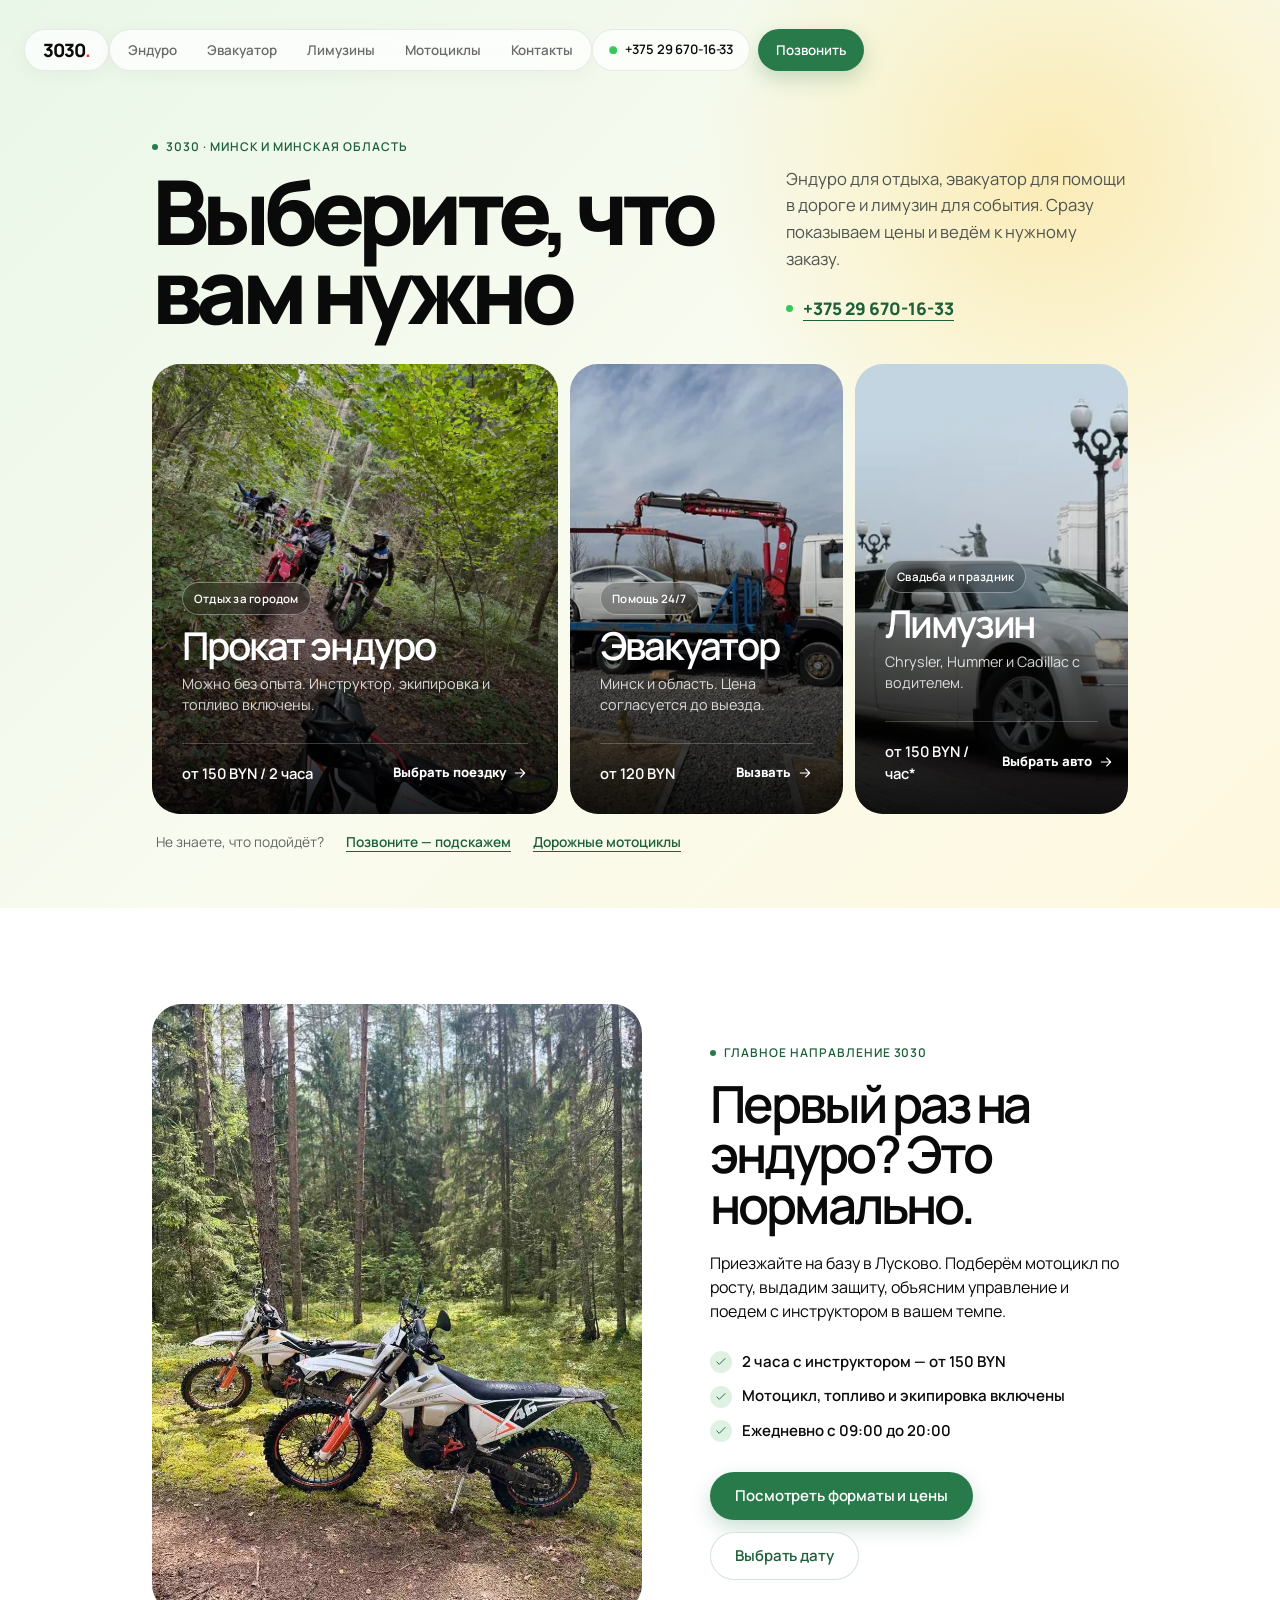
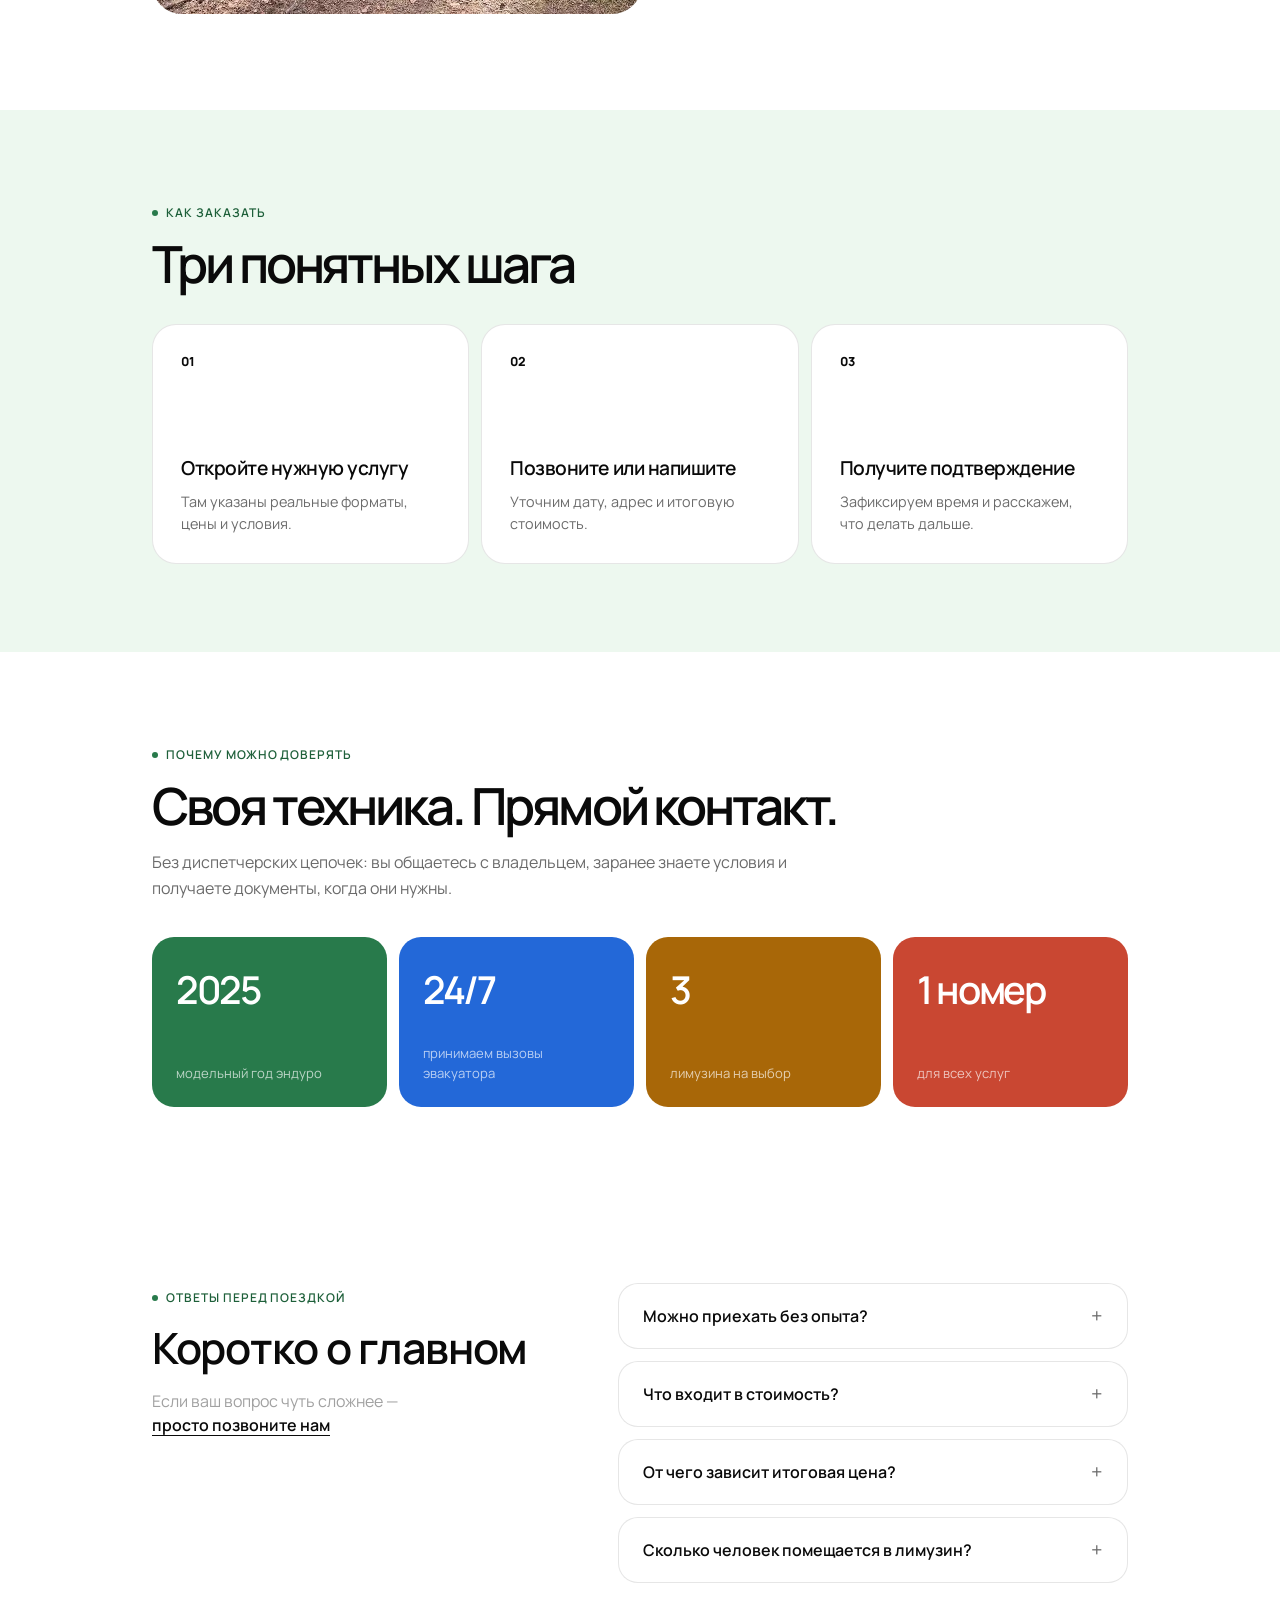
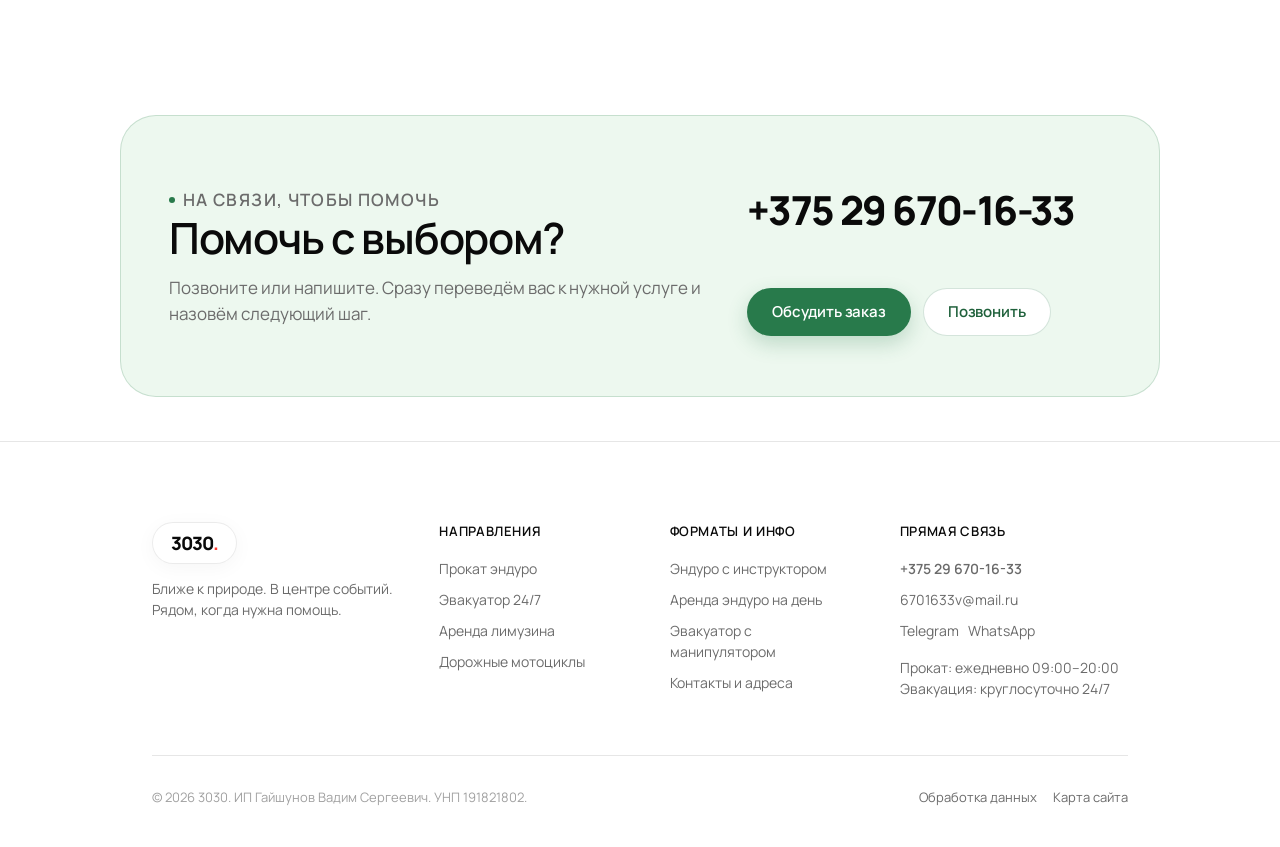
<file: index.html>
<!doctype html>
<html lang="ru" class="no-js"><head><meta charset="utf-8"><meta name="viewport" content="width=device-width,initial-scale=1"><title>3030 — прокат эндуро, эвакуатор и лимузины в Минске</title><meta name="description" content="Эндуро с инструктором от 150 BYN, эвакуатор 24/7 и лимузины с водителем. Свой парк, реальные фотографии и понятные тарифы. Минск и Минская область."><meta name="robots" content="noindex,follow"><meta name="theme-color" content="#214d38"><meta name="format-detection" content="telephone=no"><link rel="canonical" href="https://yaroslavkiri4ykknifhit-max.github.io/vadim/"><link rel="icon" href="./assets/favicon.svg" type="image/svg+xml"><link rel="apple-touch-icon" href="./assets/apple-touch-icon.png"><meta property="og:type" content="website"><meta property="og:locale" content="ru_RU"><meta property="og:site_name" content="3030"><meta property="og:title" content="3030 — прокат эндуро, эвакуатор и лимузины в Минске"><meta property="og:description" content="Эндуро с инструктором от 150 BYN, эвакуатор 24/7 и лимузины с водителем. Свой парк, реальные фотографии и понятные тарифы. Минск и Минская область."><meta property="og:url" content="https://yaroslavkiri4ykknifhit-max.github.io/vadim/"><meta property="og:image" content="https://yaroslavkiri4ykknifhit-max.github.io/vadim/assets/og-cover.jpg"><meta property="og:image:width" content="1200"><meta property="og:image:height" content="630"><meta property="og:image:alt" content="3030: эндуро, эвакуатор и лимузины в Минске"><meta name="twitter:card" content="summary_large_image"><link rel="preload" href="./assets/fonts/manrope-800.woff" as="font" type="font/woff" crossorigin><link rel="stylesheet" href="./assets/site.css"><script src="./assets/site.js" defer></script><script type="application/ld+json">{"@context": "https://schema.org", "@graph": [{"@type": "Organization", "@id": "https://yaroslavkiri4ykknifhit-max.github.io/vadim/#organization", "name": "3030", "legalName": "ИП Гайшунов Вадим Сергеевич", "taxID": "191821802", "url": "https://yaroslavkiri4ykknifhit-max.github.io/vadim/", "telephone": "+375296701633", "email": "6701633v@mail.ru", "logo": "https://yaroslavkiri4ykknifhit-max.github.io/vadim/assets/favicon.svg", "sameAs": ["https://t.me/vadim3030"]}, {"@type": "WebSite", "@id": "https://yaroslavkiri4ykknifhit-max.github.io/vadim/#website", "url": "https://yaroslavkiri4ykknifhit-max.github.io/vadim/", "name": "3030 — прокат и эвакуация в Минске", "inLanguage": "ru-BY", "publisher": {"@id": "https://yaroslavkiri4ykknifhit-max.github.io/vadim/#organization"}}, {"@type": "WebPage", "@id": "https://yaroslavkiri4ykknifhit-max.github.io/vadim/#webpage", "url": "https://yaroslavkiri4ykknifhit-max.github.io/vadim/", "name": "3030 — прокат эндуро, эвакуатор и лимузины в Минске", "description": "Эндуро с инструктором от 150 BYN, эвакуатор 24/7 и лимузины с водителем. Свой парк, реальные фотографии и понятные тарифы. Минск и Минская область.", "inLanguage": "ru-BY", "isPartOf": {"@id": "https://yaroslavkiri4ykknifhit-max.github.io/vadim/#website"}, "dateModified": "2026-10-06"}, {"@type": "SportsActivityLocation", "@id": "https://yaroslavkiri4ykknifhit-max.github.io/vadim/#enduro-location", "name": "3030 — прокат эндуро в Лусково", "url": "https://yaroslavkiri4ykknifhit-max.github.io/vadim/enduro/", "telephone": "+375296701633", "image": "https://yaroslavkiri4ykknifhit-max.github.io/vadim/assets/images/enduro-6.webp", "parentOrganization": {"@id": "https://yaroslavkiri4ykknifhit-max.github.io/vadim/#organization"}, "address": {"@type": "PostalAddress", "addressLocality": "Лусково", "addressRegion": "Минская область, Минский район", "addressCountry": "BY"}, "openingHoursSpecification": {"@type": "OpeningHoursSpecification", "dayOfWeek": ["Monday", "Tuesday", "Wednesday", "Thursday", "Friday", "Saturday", "Sunday"], "opens": "09:00", "closes": "20:00"}}]}</script></head><body data-service="home" data-metrika=""><a class="skip-link" href="#main">Перейти к содержанию</a>
    <header class="header"><div class="header-inner"><a class="brand" href="./" aria-label="3030 — главная"><span class="brand-mark">3030<span class="brand-dot">.</span></span></a><nav class="nav" id="navigation" aria-label="Основная навигация"><a href="./enduro/"><span>Эндуро</span></a><a href="./evacuator/"><span>Эвакуатор</span></a><a href="./limuzin/"><span>Лимузины</span></a><a href="./arenda-moto/"><span>Мотоциклы</span></a><a href="./contacts/"><span>Контакты</span></a></nav><div class="header-contact"><a class="header-phone" href="tel:+375296701633" aria-label="Позвонить: +375 29 670-16-33"><span class="live-indicator"><span class="live-ping"></span><span class="live-dot"></span></span><span>+375 29 670-16-33</span></a><a class="header-order-btn" href="tel:+375296701633">Позвонить</a><button class="menu-toggle js-only" aria-label="Открыть меню" aria-expanded="false" aria-controls="navigation"><svg width="16" height="16" viewBox="0 0 24 24" fill="none" stroke="currentColor" stroke-width="1.6" stroke-linecap="round" stroke-linejoin="round" aria-hidden="true"><path d="M4 7h16M4 12h16M4 17h16"/></svg></button></div></div></header><main id="main"><section class="choice-hero" id="services">
      <div class="container">
        <div class="choice-intro">
          <div>
            <p class="eyebrow">3030 · Минск и Минская область</p>
            <h1>Выберите, что<br>вам нужно</h1>
          </div>
          <div class="choice-lead">
            <p>Эндуро для отдыха, эвакуатор для помощи в дороге и лимузин для события. Сразу показываем цены и ведём к нужному заказу.</p>
            <a class="choice-phone" href="tel:+375296701633"><span class="live-dot"></span>+375 29 670-16-33</a>
          </div>
        </div>
        <div class="choice-grid">
          <a class="choice-card choice-card-main" href="./enduro/">
            <div class="choice-photo"><img src="./assets/images/enduro-7.webp" srcset="./assets/images/enduro-7-640.webp 600w, ./assets/images/enduro-7.webp 960w" sizes="(max-width: 650px) calc(100vw - 36px), (max-width: 900px) 50vw, 640px" alt="Прокат эндуро с инструктором в Минском районе" width="960" height="1280" class="" fetchpriority="high" loading="eager" decoding="async"></div>
            <div class="choice-shade"></div>
            <div class="choice-copy"><span class="choice-kicker">Отдых за городом</span><h2>Прокат эндуро</h2><p>Можно без опыта. Инструктор, экипировка и топливо включены.</p><div><strong>от 150 BYN / 2 часа</strong><span class="choice-action">Выбрать поездку <svg width="16" height="16" viewBox="0 0 24 24" fill="none" stroke="currentColor" stroke-width="1.6" stroke-linecap="round" stroke-linejoin="round" aria-hidden="true"><path d="M5 12h14M13 6l6 6-6 6"/></svg></span></div></div>
          </a>
          <a class="choice-card" href="./evacuator/">
            <div class="choice-photo"><img src="./assets/images/home-8.webp" srcset="./assets/images/home-8-640.webp 640w, ./assets/images/home-8.webp 1280w" sizes="(max-width: 650px) calc(100vw - 36px), (max-width: 900px) 50vw, 640px" alt="Эвакуатор с манипулятором в Минске" width="1280" height="960" class="" loading="lazy" decoding="async"></div>
            <div class="choice-shade"></div>
            <div class="choice-copy"><span class="choice-kicker">Помощь 24/7</span><h2>Эвакуатор</h2><p>Минск и область. Цена согласуется до выезда.</p><div><strong>от 120 BYN</strong><span class="choice-action">Вызвать <svg width="16" height="16" viewBox="0 0 24 24" fill="none" stroke="currentColor" stroke-width="1.6" stroke-linecap="round" stroke-linejoin="round" aria-hidden="true"><path d="M5 12h14M13 6l6 6-6 6"/></svg></span></div></div>
          </a>
          <a class="choice-card" href="./limuzin/">
            <div class="choice-photo"><img src="./assets/images/limuzin-14.webp" srcset="./assets/images/limuzin-14-640.webp 640w, ./assets/images/limuzin-14.webp 1280w" sizes="(max-width: 650px) calc(100vw - 36px), (max-width: 900px) 50vw, 640px" alt="Белый лимузин Chrysler 300C в Минске" width="1280" height="852" class="" loading="lazy" decoding="async"></div>
            <div class="choice-shade"></div>
            <div class="choice-copy"><span class="choice-kicker">Свадьба и праздник</span><h2>Лимузин</h2><p>Chrysler, Hummer и Cadillac с водителем.</p><div><strong>от 150 BYN / час*</strong><span class="choice-action">Выбрать авто <svg width="16" height="16" viewBox="0 0 24 24" fill="none" stroke="currentColor" stroke-width="1.6" stroke-linecap="round" stroke-linejoin="round" aria-hidden="true"><path d="M5 12h14M13 6l6 6-6 6"/></svg></span></div></div>
          </a>
        </div>
        <div class="choice-note"><span>Не знаете, что подойдёт?</span><a href="tel:+375296701633">Позвоните — подскажем</a><a href="./arenda-moto/">Дорожные мотоциклы</a></div>
      </div>
    </section>
    <section class="section home-focus">
      <div class="container focus-grid">
        <div class="focus-photo"><img src="./assets/images/enduro-6.webp" srcset="./assets/images/enduro-6-640.webp 600w, ./assets/images/enduro-6.webp 960w" sizes="(max-width: 650px) calc(100vw - 36px), (max-width: 900px) 50vw, 640px" alt="Эндуро Regulmoto на лесном маршруте" width="960" height="1280" class="" loading="lazy" decoding="async"></div>
        <div class="focus-copy">
          <p class="eyebrow">Главное направление 3030</p>
          <h2>Первый раз на эндуро? Это нормально.</h2>
          <p class="lead">Приезжайте на базу в Лусково. Подберём мотоцикл по росту, выдадим защиту, объясним управление и поедем с инструктором в вашем темпе.</p>
          <ul class="focus-list"><li><svg width="16" height="16" viewBox="0 0 24 24" fill="none" stroke="currentColor" stroke-width="1.6" stroke-linecap="round" stroke-linejoin="round" aria-hidden="true"><path d="m5 12 4 4L19 6"/></svg> 2 часа с инструктором — от 150 BYN</li><li><svg width="16" height="16" viewBox="0 0 24 24" fill="none" stroke="currentColor" stroke-width="1.6" stroke-linecap="round" stroke-linejoin="round" aria-hidden="true"><path d="m5 12 4 4L19 6"/></svg> Мотоцикл, топливо и экипировка включены</li><li><svg width="16" height="16" viewBox="0 0 24 24" fill="none" stroke="currentColor" stroke-width="1.6" stroke-linecap="round" stroke-linejoin="round" aria-hidden="true"><path d="m5 12 4 4L19 6"/></svg> Ежедневно с 09:00 до 20:00</li></ul>
          <div class="actions"><a class="btn " href="./enduro/">Посмотреть форматы и цены</a><a class="btn secondary" href="./contacts/#contact" data-book="enduro" data-context="Главная — эндуро">Выбрать дату</a></div>
        </div>
      </div>
    </section>
    <section class="section sage" id="how">
      <div class="container">
        <div class="simple-head"><p class="eyebrow">Как заказать</p><h2>Три понятных шага</h2></div>
        <div class="simple-steps"><article><span>01</span><h3>Откройте нужную услугу</h3><p>Там указаны реальные форматы, цены и условия.</p></article><article><span>02</span><h3>Позвоните или напишите</h3><p>Уточним дату, адрес и итоговую стоимость.</p></article><article><span>03</span><h3>Получите подтверждение</h3><p>Зафиксируем время и расскажем, что делать дальше.</p></article></div>
      </div>
    </section>
    <section class="section white">
      <div class="container">
        <div class="simple-head"><p class="eyebrow">Почему можно доверять</p><h2>Своя техника. Прямой контакт.</h2><p>Без диспетчерских цепочек: вы общаетесь с владельцем, заранее знаете условия и получаете документы, когда они нужны.</p></div>
        <div class="proof-grid"><article><strong>2025</strong><span>модельный год эндуро</span></article><article><strong>24/7</strong><span>принимаем вызовы эвакуатора</span></article><article><strong>3</strong><span>лимузина на выбор</span></article><article><strong>1 номер</strong><span>для всех услуг</span></article></div>
      </div>
    </section>
    <section class="section" id="faq"><div class="container faq-layout"><div><p class="eyebrow">Ответы перед поездкой</p><h2>Коротко о главном</h2><p class="muted">Если ваш вопрос чуть сложнее —<br><a class="link" href="tel:+375296701633">просто позвоните нам</a></p></div><div class="faq"><details><summary>Можно приехать без опыта?</summary><p>Да. Для первой поездки выбирайте двухчасовой прокат с инструктором. Начинаем с подбора мотоцикла, экипировки и инструктажа; темп и маршрут подбираем под подготовку.</p></details><details><summary>Что входит в стоимость?</summary><p>Мотоцикл, полный бак и экипировка: шлем, защита тела, перчатки, мотоштаны, наколенники и мотоботы. В двухчасовой формат входит сопровождение инструктора.</p></details><details><summary>От чего зависит итоговая цена?</summary><p>От типа и размеров транспорта, адресов погрузки и доставки, состояния колёс и сложности погрузки. Сообщите эти детали по телефону — стоимость согласуем до выезда.</p></details><details><summary>Сколько человек помещается в лимузин?</summary><p>Chrysler 300C рассчитан на компанию до 12 человек, Hummer H2 и Cadillac Escalade — до 25. Сообщите число гостей: подтвердим комфортный вариант и доступность автомобиля.</p></details></div></div></section>
    <section class="section-sm"><div class="container cta-panel"><div><p class="eyebrow">На связи, чтобы помочь</p><h2>Помочь с выбором?</h2><p>Позвоните или напишите. Сразу переведём вас к нужной услуге и назовём следующий шаг.</p></div><div class="cta-actions"><a class="phone-large" href="tel:+375296701633">+375 29 670-16-33</a><div class="actions"><a class="btn " href="./contacts/#contact" data-book="enduro" data-context="">Обсудить заказ</a><a class="btn secondary" href="tel:+375296701633">Позвонить</a></div></div></div></section></main><footer class="footer"><div class="container"><div class="footer-grid"><div><a class="brand" href="./" aria-label="3030 — главная"><span class="brand-mark">3030<span class="brand-dot">.</span></span></a><p style="margin-top:14px">Ближе к природе. В центре событий.<br>Рядом, когда нужна помощь.</p></div><div><div class="footer-title">Направления</div><ul><li><a href="./enduro/">Прокат эндуро</a></li><li><a href="./evacuator/">Эвакуатор 24/7</a></li><li><a href="./limuzin/">Аренда лимузина</a></li><li><a href="./arenda-moto/">Дорожные мотоциклы</a></li></ul></div><div><div class="footer-title">Форматы и инфо</div><ul><li><a href="./enduro/s-instruktorom/">Эндуро с инструктором</a></li><li><a href="./enduro/na-den/">Аренда эндуро на день</a></li><li><a href="./evacuator/manipulyator/">Эвакуатор с манипулятором</a></li><li><a href="./contacts/">Контакты и адреса</a></li></ul></div><div><div class="footer-title">Прямая связь</div><ul><li><a href="tel:+375296701633"><strong>+375 29 670-16-33</strong></a></li><li><a href="mailto:6701633v@mail.ru">6701633v@mail.ru</a></li><li><a href="https://t.me/vadim3030" target="_blank" rel="noopener noreferrer" data-messenger="telegram">Telegram</a> &nbsp; <a href="https://wa.me/375296701633" target="_blank" rel="noopener noreferrer" data-messenger="whatsapp">WhatsApp</a></li></ul><p style="margin-top:16px">Прокат: ежедневно 09:00–20:00<br>Эвакуация: круглосуточно 24/7</p></div></div><div class="footer-bottom"><span>© 2026 3030. ИП Гайшунов Вадим Сергеевич. УНП 191821802.</span><div><a href="./privacy/">Обработка данных</a><a href="./sitemap.xml">Карта сайта</a></div></div></div></footer>
    <div class="mobile-bar" aria-label="Быстрая связь"><a class="btn secondary" href="tel:+375296701633">Позвонить</a><a class="btn" href="https://wa.me/375296701633" target="_blank" rel="noopener noreferrer" data-messenger="whatsapp">Написать</a></div><dialog id="booking-dialog" class="dialog" aria-labelledby="booking-title"><button class="dialog-close" aria-label="Закрыть" data-close><svg width="16" height="16" viewBox="0 0 24 24" fill="none" stroke="currentColor" stroke-width="1.6" stroke-linecap="round" stroke-linejoin="round" aria-hidden="true"><path d="m6 6 12 12M6 18 18 6"/></svg></button><p class="eyebrow">Напрямую владельцу</p><h2 id="booking-title">Давайте договоримся о поездке</h2><p class="dialog-intro">Выберите услугу и напишите нам. Уточним свободное время, детали и стоимость.</p><form id="booking-form"><fieldset class="form-services"><legend>Что вас интересует?</legend><label><input type="radio" name="service" value="enduro" checked><span>Эндуро</span></label><label><input type="radio" name="service" value="evacuator"><span>Эвакуатор</span></label><label><input type="radio" name="service" value="limuzin"><span>Лимузин</span></label><label><input type="radio" name="service" value="moto"><span>Мотоцикл</span></label></fieldset><p id="booking-context" class="small" hidden></p><div class="form-row"><div class="field"><label for="booking-name">Как к вам обращаться</label><input id="booking-name" name="name" autocomplete="given-name" maxlength="60" placeholder="Ваше имя"></div><div class="field"><label for="booking-date">Желаемая дата</label><input id="booking-date" type="date" name="date"></div></div><div class="field"><label for="booking-comment">Пожелания <span class="muted">(необязательно)</span></label><textarea id="booking-comment" name="comment" maxlength="1200" placeholder="Например: едем вдвоём, опыта пока нет"></textarea></div><p class="form-error" id="booking-error" role="alert" hidden></p><div class="form-submit"><button type="submit" name="channel" value="whatsapp" class="btn">В WhatsApp</button><button type="submit" name="channel" value="telegram" class="btn secondary">В Telegram</button></div><p class="form-help">Откроется чат с готовым текстом. Нажмите «Отправить» в мессенджере, чтобы мы получили запрос. Это обращение, а не подтверждённая бронь. <a href="./privacy/">Обработка данных</a>.</p><p id="booking-handoff" role="status" class="form-help" hidden></p><a id="booking-fallback" class="link small" target="_blank" rel="noopener noreferrer" hidden>Открыть чат вручную</a></form><p class="form-help">Нужна помощь сейчас? <a href="tel:+375296701633">+375 29 670-16-33</a></p></dialog><dialog id="lightbox" class="dialog lightbox" aria-label="Просмотр фотографии"><button class="dialog-close" aria-label="Закрыть фотографию" data-close><svg width="16" height="16" viewBox="0 0 24 24" fill="none" stroke="currentColor" stroke-width="1.6" stroke-linecap="round" stroke-linejoin="round" aria-hidden="true"><path d="m6 6 12 12M6 18 18 6"/></svg></button><img id="lightbox-img" alt="" width="1200" height="900"><p id="lightbox-caption"></p></dialog></body></html>
</file>
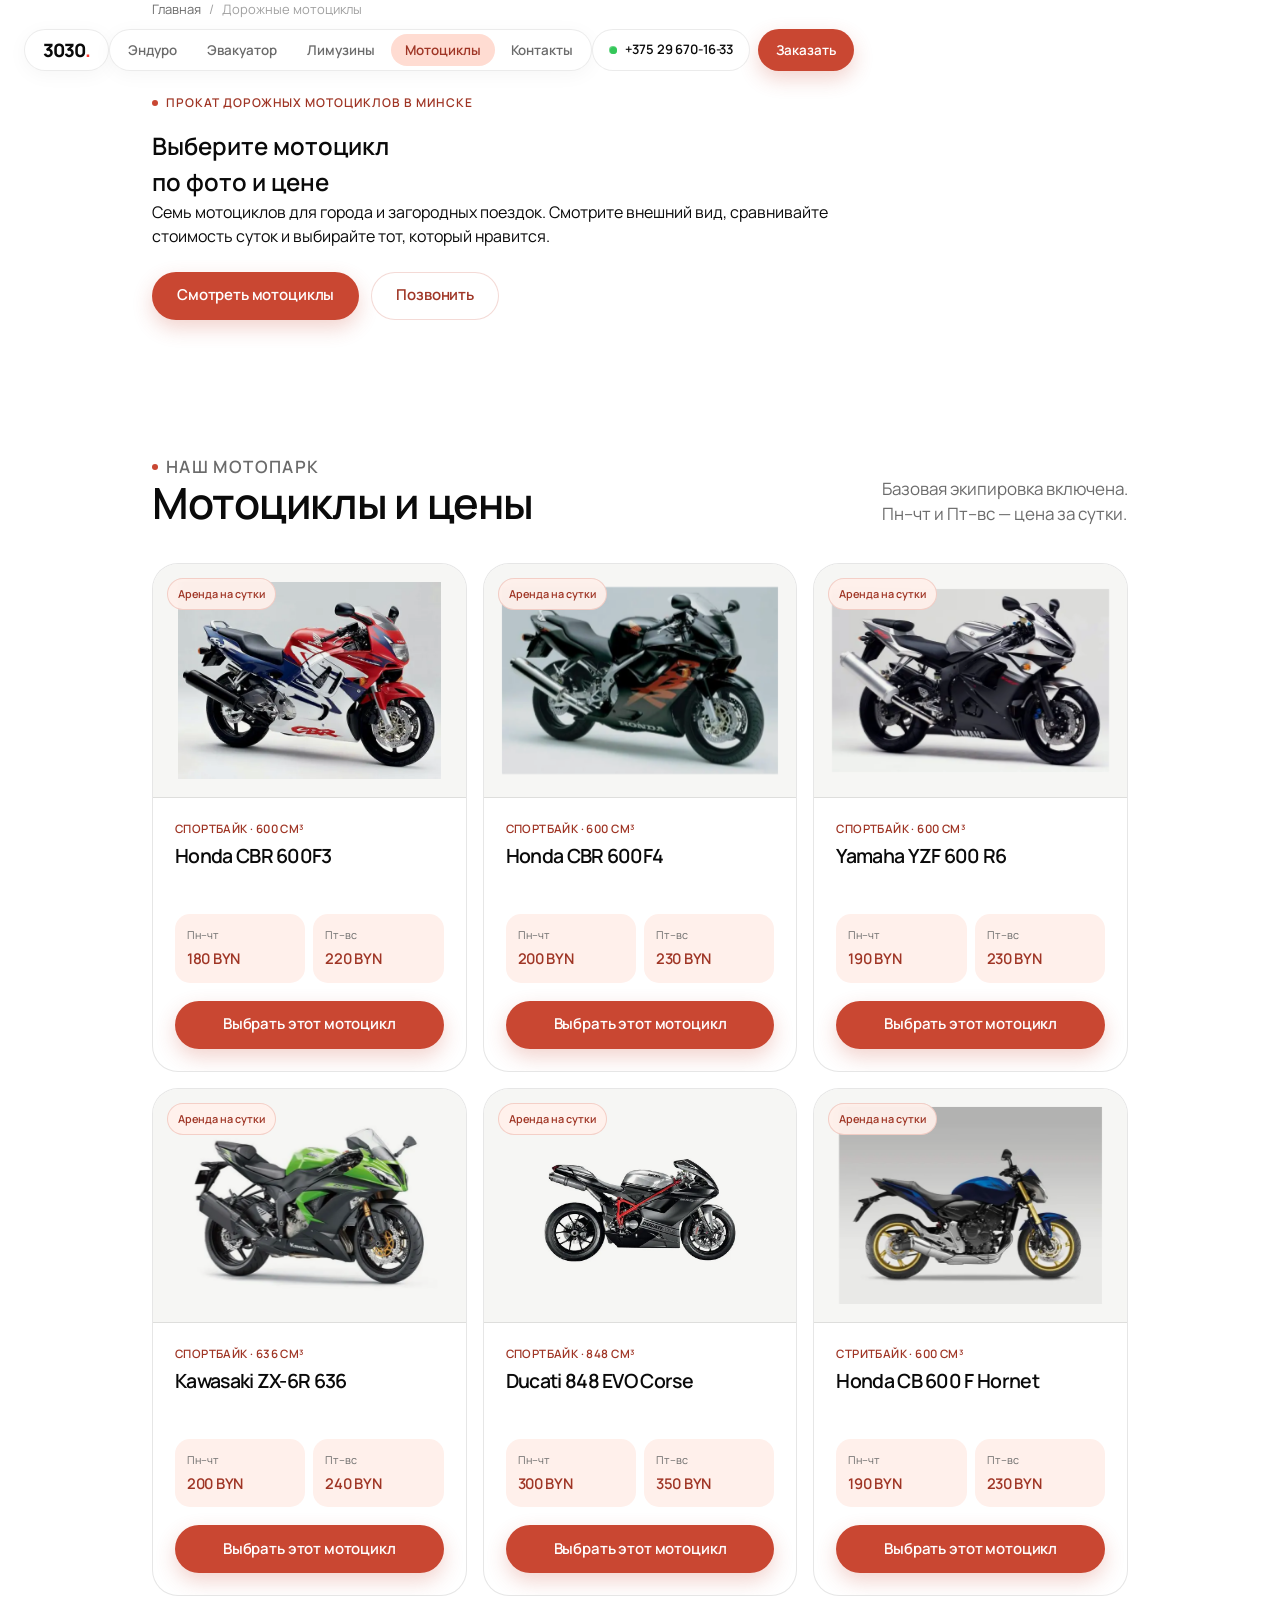
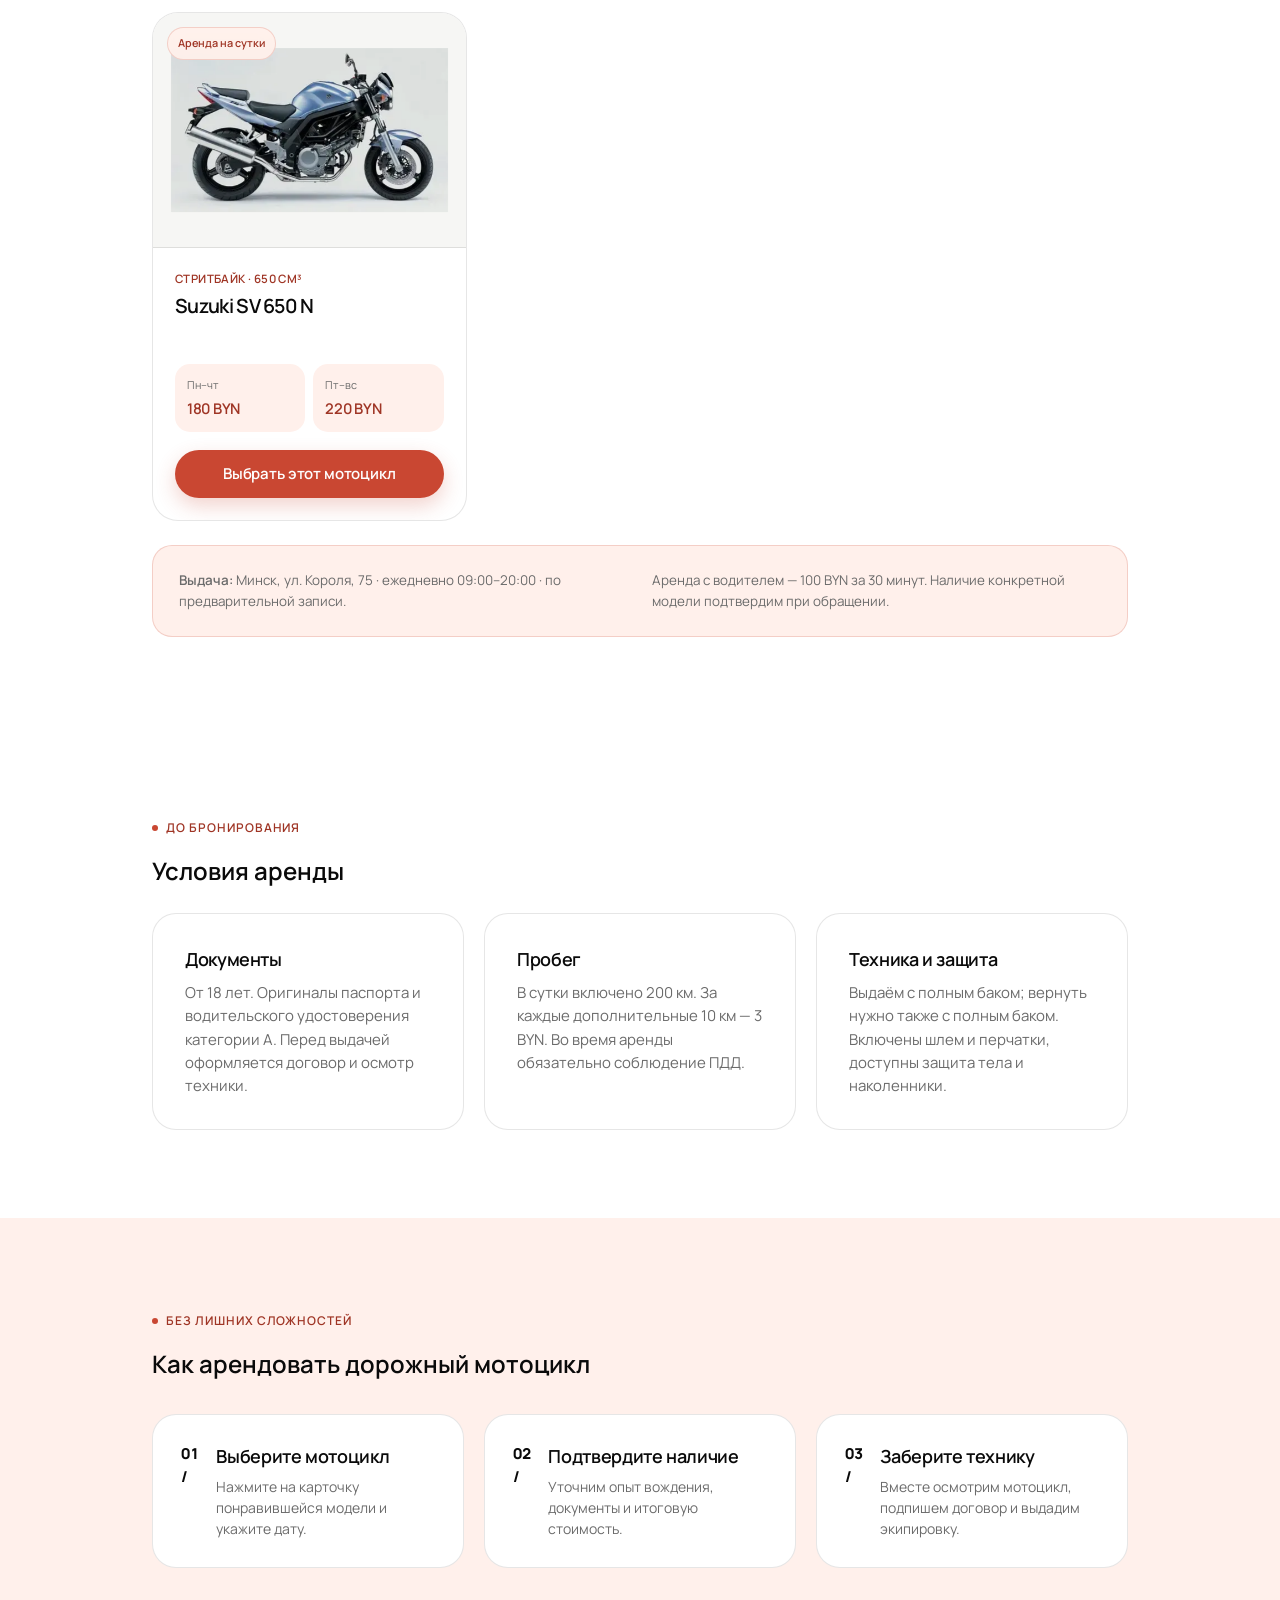
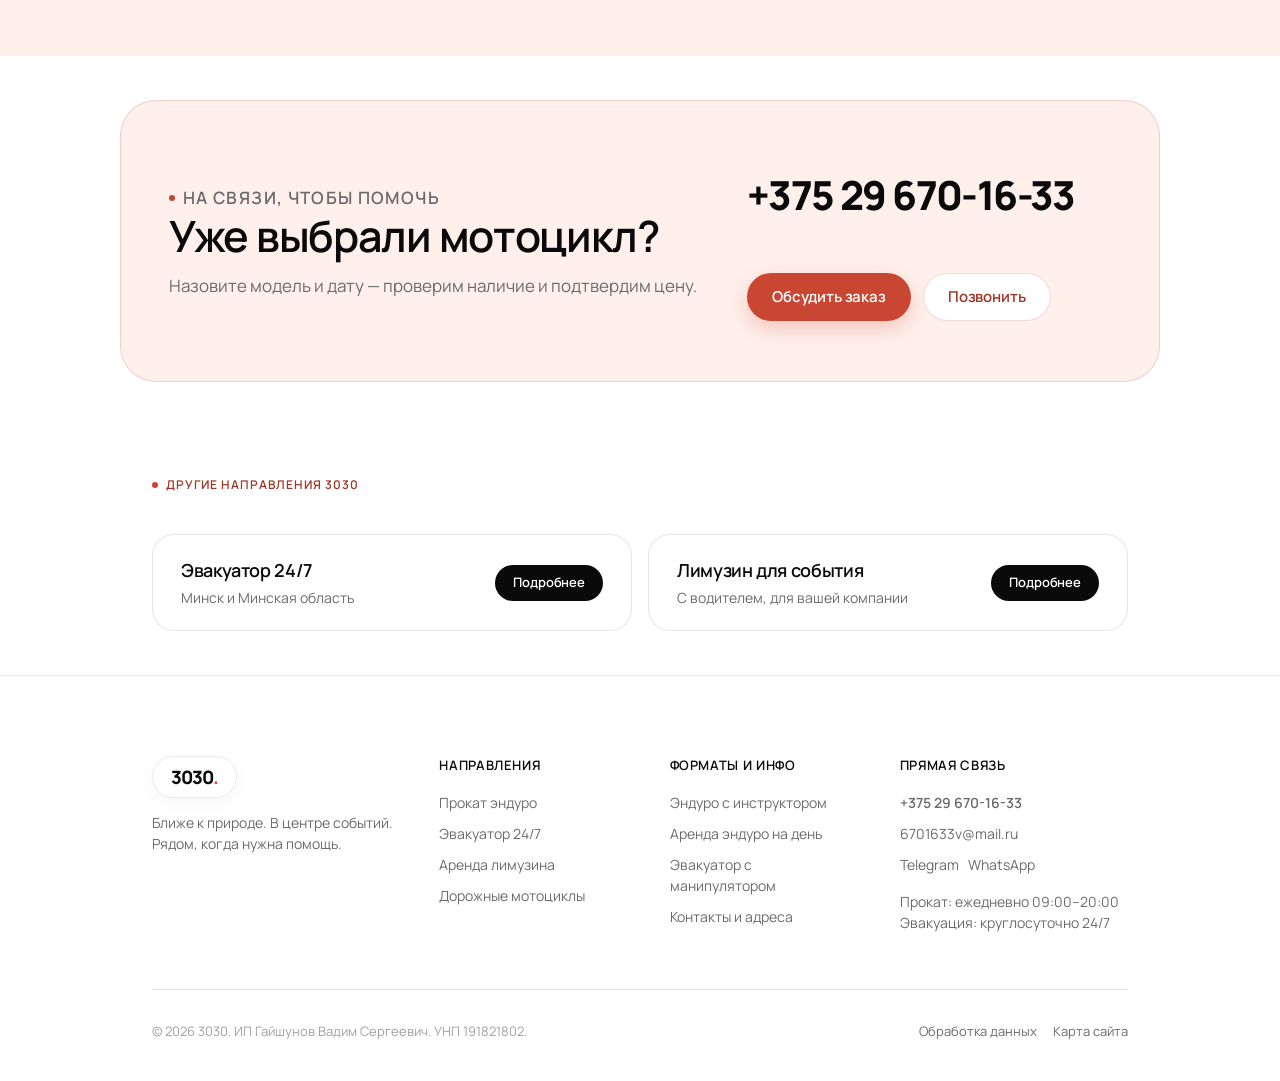
<file: arenda-moto/index.html>
<!doctype html>
<html lang="ru" class="no-js"><head><meta charset="utf-8"><meta name="viewport" content="width=device-width,initial-scale=1"><title>Прокат мотоциклов в Минске от 180 BYN в сутки | 3030</title><meta name="description" content="Аренда дорожных мотоциклов: Honda, Yamaha, Kawasaki, Ducati, Suzuki. Экипировка включена. Тарифы от 180 BYN/сутки. Минск, ул. Короля, 75."><meta name="robots" content="noindex,follow"><meta name="theme-color" content="#214d38"><meta name="format-detection" content="telephone=no"><link rel="canonical" href="https://yaroslavkiri4ykknifhit-max.github.io/vadim/arenda-moto/"><link rel="icon" href="../assets/favicon.svg" type="image/svg+xml"><link rel="apple-touch-icon" href="../assets/apple-touch-icon.png"><meta property="og:type" content="website"><meta property="og:locale" content="ru_RU"><meta property="og:site_name" content="3030"><meta property="og:title" content="Прокат мотоциклов в Минске от 180 BYN в сутки | 3030"><meta property="og:description" content="Аренда дорожных мотоциклов: Honda, Yamaha, Kawasaki, Ducati, Suzuki. Экипировка включена. Тарифы от 180 BYN/сутки. Минск, ул. Короля, 75."><meta property="og:url" content="https://yaroslavkiri4ykknifhit-max.github.io/vadim/arenda-moto/"><meta property="og:image" content="https://yaroslavkiri4ykknifhit-max.github.io/vadim/assets/og-cover.jpg"><meta property="og:image:width" content="1200"><meta property="og:image:height" content="630"><meta property="og:image:alt" content="3030: эндуро, эвакуатор и лимузины в Минске"><meta name="twitter:card" content="summary_large_image"><link rel="preload" href="../assets/fonts/manrope-800.woff" as="font" type="font/woff" crossorigin><link rel="stylesheet" href="../assets/site.css"><script src="../assets/site.js" defer></script><script type="application/ld+json">{"@context": "https://schema.org", "@graph": [{"@type": "Organization", "@id": "https://yaroslavkiri4ykknifhit-max.github.io/vadim/#organization", "name": "3030", "legalName": "ИП Гайшунов Вадим Сергеевич", "taxID": "191821802", "url": "https://yaroslavkiri4ykknifhit-max.github.io/vadim/", "telephone": "+375296701633", "email": "6701633v@mail.ru", "logo": "https://yaroslavkiri4ykknifhit-max.github.io/vadim/assets/favicon.svg", "sameAs": ["https://t.me/vadim3030"]}, {"@type": "WebSite", "@id": "https://yaroslavkiri4ykknifhit-max.github.io/vadim/#website", "url": "https://yaroslavkiri4ykknifhit-max.github.io/vadim/", "name": "3030 — прокат и эвакуация в Минске", "inLanguage": "ru-BY", "publisher": {"@id": "https://yaroslavkiri4ykknifhit-max.github.io/vadim/#organization"}}, {"@type": "WebPage", "@id": "https://yaroslavkiri4ykknifhit-max.github.io/vadim/arenda-moto/#webpage", "url": "https://yaroslavkiri4ykknifhit-max.github.io/vadim/arenda-moto/", "name": "Прокат мотоциклов в Минске от 180 BYN в сутки | 3030", "description": "Аренда дорожных мотоциклов: Honda, Yamaha, Kawasaki, Ducati, Suzuki. Экипировка включена. Тарифы от 180 BYN/сутки. Минск, ул. Короля, 75.", "inLanguage": "ru-BY", "isPartOf": {"@id": "https://yaroslavkiri4ykknifhit-max.github.io/vadim/#website"}, "dateModified": "2026-10-06"}, {"@type": "SportsActivityLocation", "@id": "https://yaroslavkiri4ykknifhit-max.github.io/vadim/#enduro-location", "name": "3030 — прокат эндуро в Лусково", "url": "https://yaroslavkiri4ykknifhit-max.github.io/vadim/enduro/", "telephone": "+375296701633", "image": "https://yaroslavkiri4ykknifhit-max.github.io/vadim/assets/images/enduro-6.webp", "parentOrganization": {"@id": "https://yaroslavkiri4ykknifhit-max.github.io/vadim/#organization"}, "address": {"@type": "PostalAddress", "addressLocality": "Лусково", "addressRegion": "Минская область, Минский район", "addressCountry": "BY"}, "openingHoursSpecification": {"@type": "OpeningHoursSpecification", "dayOfWeek": ["Monday", "Tuesday", "Wednesday", "Thursday", "Friday", "Saturday", "Sunday"], "opens": "09:00", "closes": "20:00"}}, {"@type": "BreadcrumbList", "@id": "https://yaroslavkiri4ykknifhit-max.github.io/vadim/arenda-moto/#breadcrumb", "itemListElement": [{"@type": "ListItem", "position": 1, "name": "Главная", "item": "https://yaroslavkiri4ykknifhit-max.github.io/vadim/"}, {"@type": "ListItem", "position": 2, "name": "Мотоциклы", "item": "https://yaroslavkiri4ykknifhit-max.github.io/vadim/arenda-moto/"}]}, {"@type": "Service", "@id": "https://yaroslavkiri4ykknifhit-max.github.io/vadim/arenda-moto/#service", "name": "Прокат дорожных мотоциклов", "serviceType": "Прокат дорожных мотоциклов", "provider": {"@id": "https://yaroslavkiri4ykknifhit-max.github.io/vadim/#organization"}, "areaServed": [{"@type": "City", "name": "Минск"}, {"@type": "AdministrativeArea", "name": "Минская область"}], "url": "https://yaroslavkiri4ykknifhit-max.github.io/vadim/arenda-moto/"}]}</script></head><body data-service="moto" data-metrika=""><a class="skip-link" href="#main">Перейти к содержанию</a>
    <header class="header"><div class="header-inner"><a class="brand" href="../" aria-label="3030 — главная"><span class="brand-mark">3030<span class="brand-dot">.</span></span></a><nav class="nav" id="navigation" aria-label="Основная навигация"><a href="../enduro/"><span>Эндуро</span></a><a href="../evacuator/"><span>Эвакуатор</span></a><a href="../limuzin/"><span>Лимузины</span></a><a href="../arenda-moto/" aria-current="page"><span>Мотоциклы</span></a><a href="../contacts/"><span>Контакты</span></a></nav><div class="header-contact"><a class="header-phone" href="tel:+375296701633" aria-label="Позвонить: +375 29 670-16-33"><span class="live-indicator"><span class="live-ping"></span><span class="live-dot"></span></span><span>+375 29 670-16-33</span></a><button type="button" class="header-order-btn js-only" data-book="moto" data-context="Шапка сайта">Заказать</button><button class="menu-toggle js-only" aria-label="Открыть меню" aria-expanded="false" aria-controls="navigation"><svg width="16" height="16" viewBox="0 0 24 24" fill="none" stroke="currentColor" stroke-width="1.6" stroke-linecap="round" stroke-linejoin="round" aria-hidden="true"><path d="M4 7h16M4 12h16M4 17h16"/></svg></button></div></div></header><main id="main"><div class="container"><nav class="breadcrumbs" aria-label="Хлебные крошки"><a href="../">Главная</a><span aria-hidden="true">/</span><span aria-current="page">Дорожные мотоциклы</span></nav></div><section class="section-sm moto-page-intro"><div class="container"><p class="eyebrow">Прокат дорожных мотоциклов в Минске</p><h1>Выберите мотоцикл<br>по фото и цене</h1><p class="lead">Семь мотоциклов для города и загородных поездок. Смотрите внешний вид, сравнивайте стоимость суток и выбирайте тот, который нравится.</p><div class="actions"><a class="btn " href="#prices">Смотреть мотоциклы</a><a class="btn secondary" href="tel:+375296701633">Позвонить</a></div></div></section>
    <section class="section white" id="prices"><div class="container"><div class="section-head moto-catalog-head"><div><p class="eyebrow">Наш мотопарк</p><h2>Мотоциклы и цены</h2></div><p>Базовая экипировка включена.<br>Пн–чт и Пт–вс — цена за сутки.</p></div><div class="moto-catalog-grid"><article class="moto-catalog-card"><div class="moto-catalog-photo"><img src="../assets/images/moto-honda-cbr600f3.webp" srcset="../assets/images/moto-honda-cbr600f3-640.webp 640w, ../assets/images/moto-honda-cbr600f3.webp 800w" sizes="(max-width: 650px) calc(100vw - 36px), (max-width: 900px) 50vw, 640px" alt="Honda CBR 600F3 — мотоцикл в аренду в Минске" width="800" height="600" class="" fetchpriority="high" loading="eager" decoding="async"><span>Аренда на сутки</span></div><div class="moto-catalog-body"><p class="moto-kind">Спортбайк · 600 см³</p><h3>Honda CBR 600F3</h3><div class="moto-prices"><div><small>Пн–чт</small><strong>180 BYN</strong></div><div><small>Пт–вс</small><strong>220 BYN</strong></div></div><a class="btn " href="../contacts/#contact" data-book="moto" data-context="Honda CBR 600F3">Выбрать этот мотоцикл</a></div></article><article class="moto-catalog-card"><div class="moto-catalog-photo"><img src="../assets/images/moto-honda-cbr600f4.webp" srcset="../assets/images/moto-honda-cbr600f4-640.webp 640w, ../assets/images/moto-honda-cbr600f4.webp 800w" sizes="(max-width: 650px) calc(100vw - 36px), (max-width: 900px) 50vw, 640px" alt="Honda CBR 600F4 — мотоцикл в аренду в Минске" width="800" height="541" class="" fetchpriority="high" loading="eager" decoding="async"><span>Аренда на сутки</span></div><div class="moto-catalog-body"><p class="moto-kind">Спортбайк · 600 см³</p><h3>Honda CBR 600F4</h3><div class="moto-prices"><div><small>Пн–чт</small><strong>200 BYN</strong></div><div><small>Пт–вс</small><strong>230 BYN</strong></div></div><a class="btn " href="../contacts/#contact" data-book="moto" data-context="Honda CBR 600F4">Выбрать этот мотоцикл</a></div></article><article class="moto-catalog-card"><div class="moto-catalog-photo"><img src="../assets/images/moto-yamaha-r6.webp" srcset="../assets/images/moto-yamaha-r6-640.webp 640w, ../assets/images/moto-yamaha-r6.webp 800w" sizes="(max-width: 650px) calc(100vw - 36px), (max-width: 900px) 50vw, 640px" alt="Yamaha YZF 600 R6 — мотоцикл в аренду в Минске" width="800" height="527" class="" fetchpriority="high" loading="eager" decoding="async"><span>Аренда на сутки</span></div><div class="moto-catalog-body"><p class="moto-kind">Спортбайк · 600 см³</p><h3>Yamaha YZF 600 R6</h3><div class="moto-prices"><div><small>Пн–чт</small><strong>190 BYN</strong></div><div><small>Пт–вс</small><strong>230 BYN</strong></div></div><a class="btn " href="../contacts/#contact" data-book="moto" data-context="Yamaha YZF 600 R6">Выбрать этот мотоцикл</a></div></article><article class="moto-catalog-card"><div class="moto-catalog-photo"><img src="../assets/images/moto-kawasaki-zx6r.webp" srcset="../assets/images/moto-kawasaki-zx6r.webp 640w" sizes="(max-width: 650px) calc(100vw - 36px), (max-width: 900px) 50vw, 640px" alt="Kawasaki ZX-6R 636 — мотоцикл в аренду в Минске" width="640" height="480" class="" fetchpriority="high" loading="eager" decoding="async"><span>Аренда на сутки</span></div><div class="moto-catalog-body"><p class="moto-kind">Спортбайк · 636 см³</p><h3>Kawasaki ZX-6R 636</h3><div class="moto-prices"><div><small>Пн–чт</small><strong>200 BYN</strong></div><div><small>Пт–вс</small><strong>240 BYN</strong></div></div><a class="btn " href="../contacts/#contact" data-book="moto" data-context="Kawasaki ZX-6R 636">Выбрать этот мотоцикл</a></div></article><article class="moto-catalog-card"><div class="moto-catalog-photo"><img src="../assets/images/moto-ducati-848.webp" srcset="../assets/images/moto-ducati-848-640.webp 640w, ../assets/images/moto-ducati-848.webp 800w" sizes="(max-width: 650px) calc(100vw - 36px), (max-width: 900px) 50vw, 640px" alt="Ducati 848 EVO Corse — мотоцикл в аренду в Минске" width="800" height="800" class="" fetchpriority="high" loading="eager" decoding="async"><span>Аренда на сутки</span></div><div class="moto-catalog-body"><p class="moto-kind">Спортбайк · 848 см³</p><h3>Ducati 848 EVO Corse</h3><div class="moto-prices"><div><small>Пн–чт</small><strong>300 BYN</strong></div><div><small>Пт–вс</small><strong>350 BYN</strong></div></div><a class="btn " href="../contacts/#contact" data-book="moto" data-context="Ducati 848 EVO Corse">Выбрать этот мотоцикл</a></div></article><article class="moto-catalog-card"><div class="moto-catalog-photo"><img src="../assets/images/moto-honda-hornet.webp" srcset="../assets/images/moto-honda-hornet-640.webp 640w, ../assets/images/moto-honda-hornet.webp 999w" sizes="(max-width: 650px) calc(100vw - 36px), (max-width: 900px) 50vw, 640px" alt="Honda CB 600 F Hornet — мотоцикл в аренду в Минске" width="999" height="749" class="" fetchpriority="high" loading="eager" decoding="async"><span>Аренда на сутки</span></div><div class="moto-catalog-body"><p class="moto-kind">Стритбайк · 600 см³</p><h3>Honda CB 600 F Hornet</h3><div class="moto-prices"><div><small>Пн–чт</small><strong>190 BYN</strong></div><div><small>Пт–вс</small><strong>230 BYN</strong></div></div><a class="btn " href="../contacts/#contact" data-book="moto" data-context="Honda CB 600 F Hornet">Выбрать этот мотоцикл</a></div></article><article class="moto-catalog-card"><div class="moto-catalog-photo"><img src="../assets/images/moto-suzuki-sv650.webp" srcset="../assets/images/moto-suzuki-sv650.webp 500w" sizes="(max-width: 650px) calc(100vw - 36px), (max-width: 900px) 50vw, 640px" alt="Suzuki SV 650 N — мотоцикл в аренду в Минске" width="500" height="296" class="" fetchpriority="high" loading="eager" decoding="async"><span>Аренда на сутки</span></div><div class="moto-catalog-body"><p class="moto-kind">Стритбайк · 650 см³</p><h3>Suzuki SV 650 N</h3><div class="moto-prices"><div><small>Пн–чт</small><strong>180 BYN</strong></div><div><small>Пт–вс</small><strong>220 BYN</strong></div></div><a class="btn " href="../contacts/#contact" data-book="moto" data-context="Suzuki SV 650 N">Выбрать этот мотоцикл</a></div></article></div><div class="moto-catalog-note"><p><strong>Выдача:</strong> Минск, ул. Короля, 75 · ежедневно 09:00–20:00 · по предварительной записи.</p><p>Аренда с водителем — 100 BYN за 30 минут. Наличие конкретной модели подтвердим при обращении.</p></div></div></section><section class="section"><div class="container"><p class="eyebrow">До бронирования</p><h2>Условия аренды</h2><div class="info-grid"><article class="info-card"><h3>Документы</h3><p>От 18 лет. Оригиналы паспорта и водительского удостоверения категории A. Перед выдачей оформляется договор и осмотр техники.</p></article><article class="info-card"><h3>Пробег</h3><p>В сутки включено 200 км. За каждые дополнительные 10 км — 3 BYN. Во время аренды обязательно соблюдение ПДД.</p></article><article class="info-card"><h3>Техника и защита</h3><p>Выдаём с полным баком; вернуть нужно также с полным баком. Включены шлем и перчатки, доступны защита тела и наколенники.</p></article></div></div></section><section class="section sage"><div class="container"><p class="eyebrow">Без лишних сложностей</p><h2>Как арендовать дорожный мотоцикл</h2><div class="steps"><div class="step"><span class="step-index">01 /</span><div><h3>Выберите мотоцикл</h3><p>Нажмите на карточку понравившейся модели и укажите дату.</p></div></div><div class="step"><span class="step-index">02 /</span><div><h3>Подтвердите наличие</h3><p>Уточним опыт вождения, документы и итоговую стоимость.</p></div></div><div class="step"><span class="step-index">03 /</span><div><h3>Заберите технику</h3><p>Вместе осмотрим мотоцикл, подпишем договор и выдадим экипировку.</p></div></div></div></div></section><section class="section-sm"><div class="container cta-panel"><div><p class="eyebrow">На связи, чтобы помочь</p><h2>Уже выбрали мотоцикл?</h2><p>Назовите модель и дату — проверим наличие и подтвердим цену.</p></div><div class="cta-actions"><a class="phone-large" href="tel:+375296701633">+375 29 670-16-33</a><div class="actions"><a class="btn " href="../contacts/#contact" data-book="moto" data-context="">Обсудить заказ</a><a class="btn secondary" href="tel:+375296701633">Позвонить</a></div></div></div></section><section class="section-sm"><div class="container"><p class="eyebrow">Другие направления 3030</p><div class="related-grid"><a class="related" href="../evacuator/"><div class="related-info"><h3>Эвакуатор 24/7</h3><p>Минск и Минская область</p></div><span class="related-cta">Подробнее</span></a><a class="related" href="../limuzin/"><div class="related-info"><h3>Лимузин для события</h3><p>С водителем, для вашей компании</p></div><span class="related-cta">Подробнее</span></a></div></div></section></main><footer class="footer"><div class="container"><div class="footer-grid"><div><a class="brand" href="../" aria-label="3030 — главная"><span class="brand-mark">3030<span class="brand-dot">.</span></span></a><p style="margin-top:14px">Ближе к природе. В центре событий.<br>Рядом, когда нужна помощь.</p></div><div><div class="footer-title">Направления</div><ul><li><a href="../enduro/">Прокат эндуро</a></li><li><a href="../evacuator/">Эвакуатор 24/7</a></li><li><a href="../limuzin/">Аренда лимузина</a></li><li><a href="../arenda-moto/">Дорожные мотоциклы</a></li></ul></div><div><div class="footer-title">Форматы и инфо</div><ul><li><a href="../enduro/s-instruktorom/">Эндуро с инструктором</a></li><li><a href="../enduro/na-den/">Аренда эндуро на день</a></li><li><a href="../evacuator/manipulyator/">Эвакуатор с манипулятором</a></li><li><a href="../contacts/">Контакты и адреса</a></li></ul></div><div><div class="footer-title">Прямая связь</div><ul><li><a href="tel:+375296701633"><strong>+375 29 670-16-33</strong></a></li><li><a href="mailto:6701633v@mail.ru">6701633v@mail.ru</a></li><li><a href="https://t.me/vadim3030" target="_blank" rel="noopener noreferrer" data-messenger="telegram">Telegram</a> &nbsp; <a href="https://wa.me/375296701633" target="_blank" rel="noopener noreferrer" data-messenger="whatsapp">WhatsApp</a></li></ul><p style="margin-top:16px">Прокат: ежедневно 09:00–20:00<br>Эвакуация: круглосуточно 24/7</p></div></div><div class="footer-bottom"><span>© 2026 3030. ИП Гайшунов Вадим Сергеевич. УНП 191821802.</span><div><a href="../privacy/">Обработка данных</a><a href="../sitemap.xml">Карта сайта</a></div></div></div></footer>
    <div class="mobile-bar" aria-label="Быстрая связь"><a class="btn secondary" href="tel:+375296701633">Позвонить</a><a class="btn " href="../contacts/#contact" data-book="moto" data-context="">Обсудить заказ</a></div><dialog id="booking-dialog" class="dialog" aria-labelledby="booking-title"><button class="dialog-close" aria-label="Закрыть" data-close><svg width="16" height="16" viewBox="0 0 24 24" fill="none" stroke="currentColor" stroke-width="1.6" stroke-linecap="round" stroke-linejoin="round" aria-hidden="true"><path d="m6 6 12 12M6 18 18 6"/></svg></button><p class="eyebrow">Напрямую владельцу</p><h2 id="booking-title">Давайте договоримся о поездке</h2><p class="dialog-intro">Выберите услугу и напишите нам. Уточним свободное время, детали и стоимость.</p><form id="booking-form"><fieldset class="form-services"><legend>Что вас интересует?</legend><label><input type="radio" name="service" value="enduro" checked><span>Эндуро</span></label><label><input type="radio" name="service" value="evacuator"><span>Эвакуатор</span></label><label><input type="radio" name="service" value="limuzin"><span>Лимузин</span></label><label><input type="radio" name="service" value="moto"><span>Мотоцикл</span></label></fieldset><p id="booking-context" class="small" hidden></p><div class="form-row"><div class="field"><label for="booking-name">Как к вам обращаться</label><input id="booking-name" name="name" autocomplete="given-name" maxlength="60" placeholder="Ваше имя"></div><div class="field"><label for="booking-date">Желаемая дата</label><input id="booking-date" type="date" name="date"></div></div><div class="field"><label for="booking-comment">Пожелания <span class="muted">(необязательно)</span></label><textarea id="booking-comment" name="comment" maxlength="1200" placeholder="Например: едем вдвоём, опыта пока нет"></textarea></div><p class="form-error" id="booking-error" role="alert" hidden></p><div class="form-submit"><button type="submit" name="channel" value="whatsapp" class="btn">В WhatsApp</button><button type="submit" name="channel" value="telegram" class="btn secondary">В Telegram</button></div><p class="form-help">Откроется чат с готовым текстом. Нажмите «Отправить» в мессенджере, чтобы мы получили запрос. Это обращение, а не подтверждённая бронь. <a href="../privacy/">Обработка данных</a>.</p><p id="booking-handoff" role="status" class="form-help" hidden></p><a id="booking-fallback" class="link small" target="_blank" rel="noopener noreferrer" hidden>Открыть чат вручную</a></form><p class="form-help">Нужна помощь сейчас? <a href="tel:+375296701633">+375 29 670-16-33</a></p></dialog><dialog id="lightbox" class="dialog lightbox" aria-label="Просмотр фотографии"><button class="dialog-close" aria-label="Закрыть фотографию" data-close><svg width="16" height="16" viewBox="0 0 24 24" fill="none" stroke="currentColor" stroke-width="1.6" stroke-linecap="round" stroke-linejoin="round" aria-hidden="true"><path d="m6 6 12 12M6 18 18 6"/></svg></button><img id="lightbox-img" alt="" width="1200" height="900"><p id="lightbox-caption"></p></dialog></body></html>
</file>
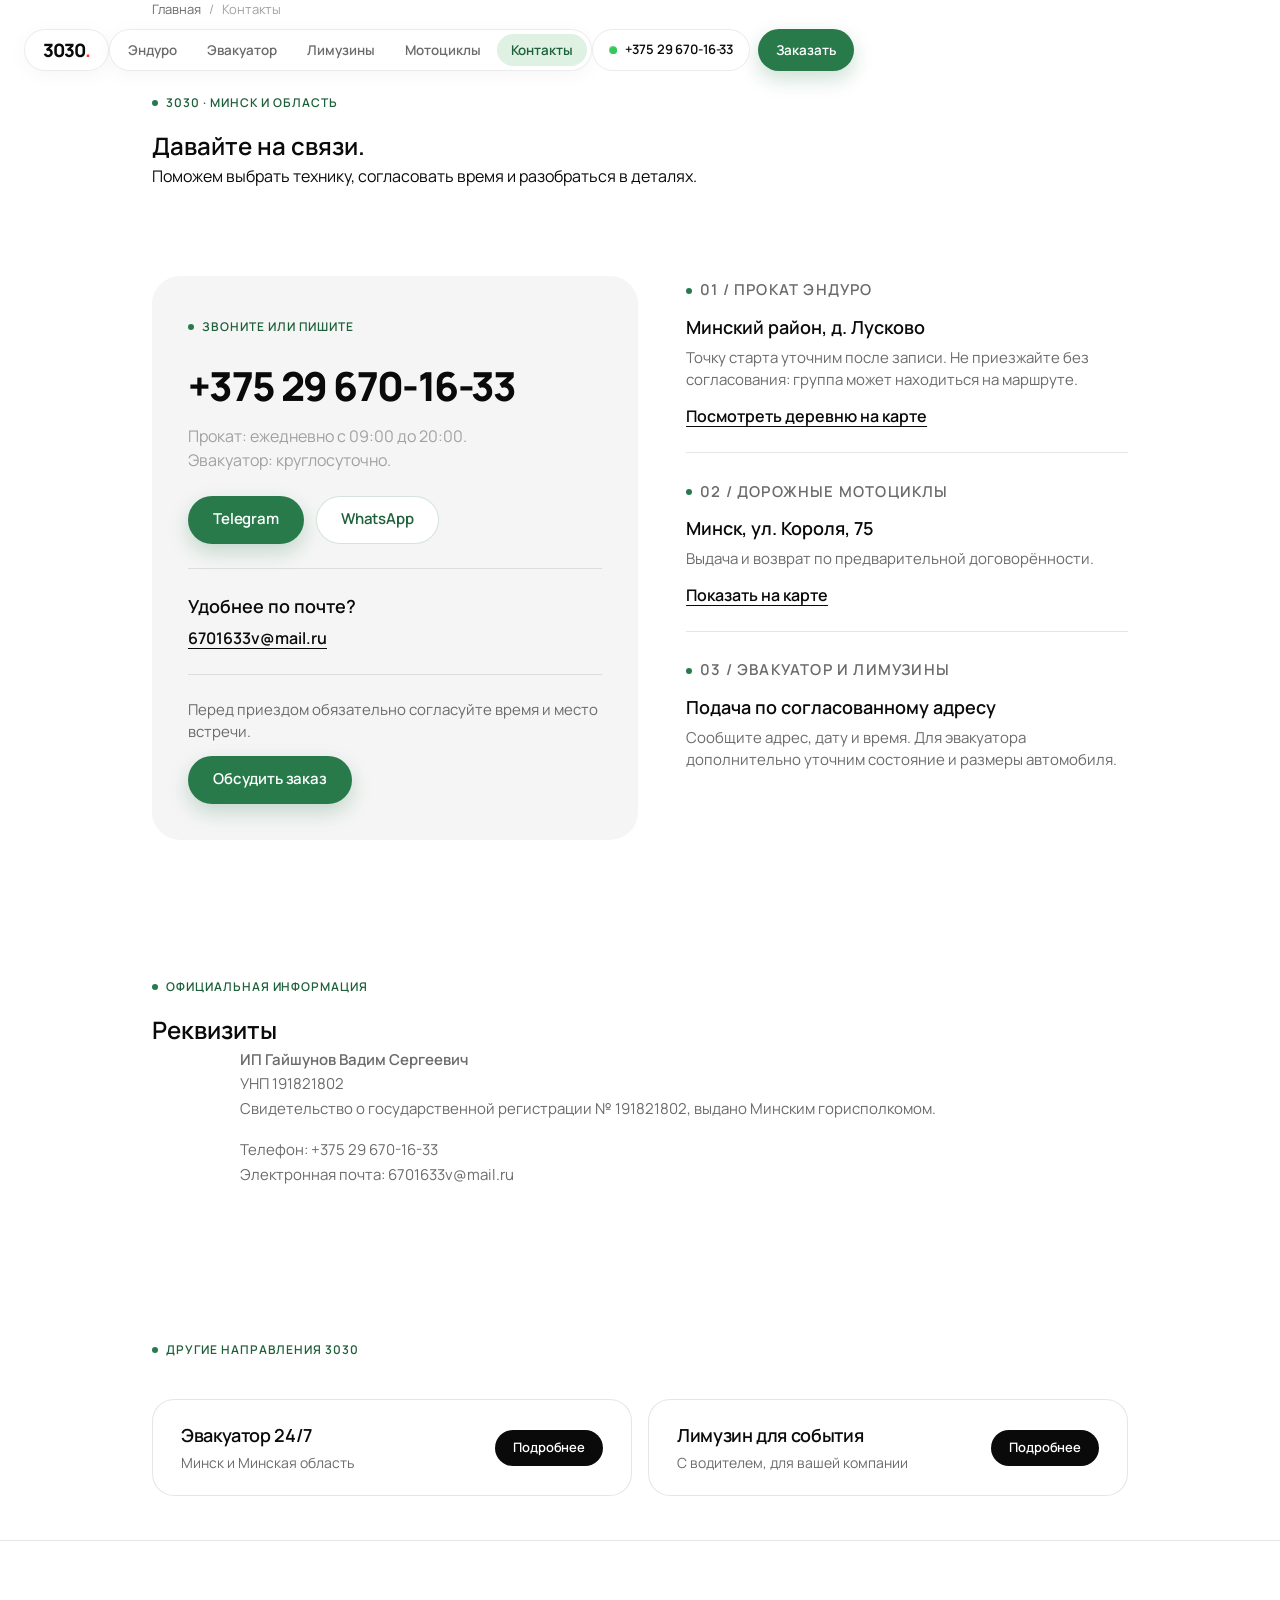
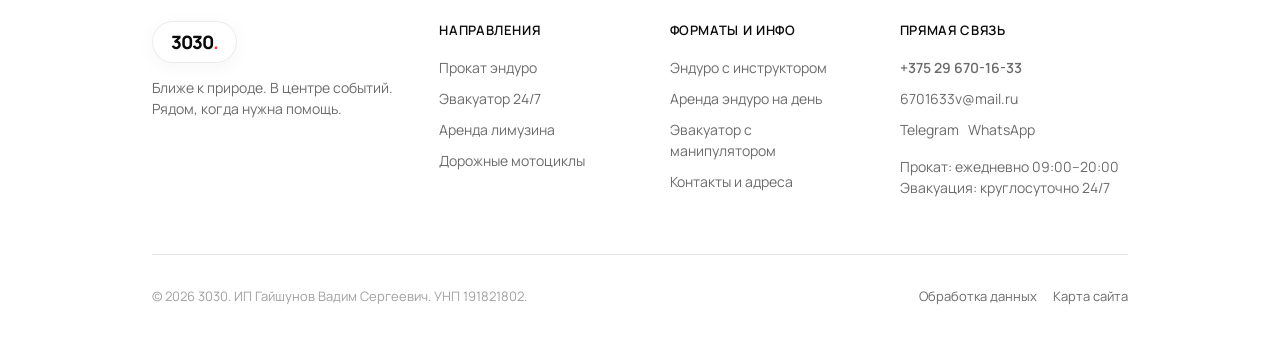
<file: contacts/index.html>
<!doctype html>
<html lang="ru" class="no-js"><head><meta charset="utf-8"><meta name="viewport" content="width=device-width,initial-scale=1"><title>Контакты 3030 — прокат и эвакуатор в Минске</title><meta name="description" content="Телефон +375 29 670-16-33, Telegram и WhatsApp. Эндуро — Лусково; дорожные мотоциклы — Короля, 75. Контакты и реквизиты ИП Гайшунова В. С."><meta name="robots" content="noindex,follow"><meta name="theme-color" content="#214d38"><meta name="format-detection" content="telephone=no"><link rel="canonical" href="https://yaroslavkiri4ykknifhit-max.github.io/vadim/contacts/"><link rel="icon" href="../assets/favicon.svg" type="image/svg+xml"><link rel="apple-touch-icon" href="../assets/apple-touch-icon.png"><meta property="og:type" content="website"><meta property="og:locale" content="ru_RU"><meta property="og:site_name" content="3030"><meta property="og:title" content="Контакты 3030 — прокат и эвакуатор в Минске"><meta property="og:description" content="Телефон +375 29 670-16-33, Telegram и WhatsApp. Эндуро — Лусково; дорожные мотоциклы — Короля, 75. Контакты и реквизиты ИП Гайшунова В. С."><meta property="og:url" content="https://yaroslavkiri4ykknifhit-max.github.io/vadim/contacts/"><meta property="og:image" content="https://yaroslavkiri4ykknifhit-max.github.io/vadim/assets/og-cover.jpg"><meta property="og:image:width" content="1200"><meta property="og:image:height" content="630"><meta property="og:image:alt" content="3030: эндуро, эвакуатор и лимузины в Минске"><meta name="twitter:card" content="summary_large_image"><link rel="preload" href="../assets/fonts/manrope-800.woff" as="font" type="font/woff" crossorigin><link rel="stylesheet" href="../assets/site.css"><script src="../assets/site.js" defer></script><script type="application/ld+json">{"@context": "https://schema.org", "@graph": [{"@type": "Organization", "@id": "https://yaroslavkiri4ykknifhit-max.github.io/vadim/#organization", "name": "3030", "legalName": "ИП Гайшунов Вадим Сергеевич", "taxID": "191821802", "url": "https://yaroslavkiri4ykknifhit-max.github.io/vadim/", "telephone": "+375296701633", "email": "6701633v@mail.ru", "logo": "https://yaroslavkiri4ykknifhit-max.github.io/vadim/assets/favicon.svg", "sameAs": ["https://t.me/vadim3030"]}, {"@type": "WebSite", "@id": "https://yaroslavkiri4ykknifhit-max.github.io/vadim/#website", "url": "https://yaroslavkiri4ykknifhit-max.github.io/vadim/", "name": "3030 — прокат и эвакуация в Минске", "inLanguage": "ru-BY", "publisher": {"@id": "https://yaroslavkiri4ykknifhit-max.github.io/vadim/#organization"}}, {"@type": "WebPage", "@id": "https://yaroslavkiri4ykknifhit-max.github.io/vadim/contacts/#webpage", "url": "https://yaroslavkiri4ykknifhit-max.github.io/vadim/contacts/", "name": "Контакты 3030 — прокат и эвакуатор в Минске", "description": "Телефон +375 29 670-16-33, Telegram и WhatsApp. Эндуро — Лусково; дорожные мотоциклы — Короля, 75. Контакты и реквизиты ИП Гайшунова В. С.", "inLanguage": "ru-BY", "isPartOf": {"@id": "https://yaroslavkiri4ykknifhit-max.github.io/vadim/#website"}, "dateModified": "2026-10-06"}, {"@type": "SportsActivityLocation", "@id": "https://yaroslavkiri4ykknifhit-max.github.io/vadim/#enduro-location", "name": "3030 — прокат эндуро в Лусково", "url": "https://yaroslavkiri4ykknifhit-max.github.io/vadim/enduro/", "telephone": "+375296701633", "image": "https://yaroslavkiri4ykknifhit-max.github.io/vadim/assets/images/enduro-6.webp", "parentOrganization": {"@id": "https://yaroslavkiri4ykknifhit-max.github.io/vadim/#organization"}, "address": {"@type": "PostalAddress", "addressLocality": "Лусково", "addressRegion": "Минская область, Минский район", "addressCountry": "BY"}, "openingHoursSpecification": {"@type": "OpeningHoursSpecification", "dayOfWeek": ["Monday", "Tuesday", "Wednesday", "Thursday", "Friday", "Saturday", "Sunday"], "opens": "09:00", "closes": "20:00"}}, {"@type": "BreadcrumbList", "@id": "https://yaroslavkiri4ykknifhit-max.github.io/vadim/contacts/#breadcrumb", "itemListElement": [{"@type": "ListItem", "position": 1, "name": "Главная", "item": "https://yaroslavkiri4ykknifhit-max.github.io/vadim/"}, {"@type": "ListItem", "position": 2, "name": "Контакты", "item": "https://yaroslavkiri4ykknifhit-max.github.io/vadim/contacts/"}]}]}</script></head><body data-service="contacts" data-metrika=""><a class="skip-link" href="#main">Перейти к содержанию</a>
    <header class="header"><div class="header-inner"><a class="brand" href="../" aria-label="3030 — главная"><span class="brand-mark">3030<span class="brand-dot">.</span></span></a><nav class="nav" id="navigation" aria-label="Основная навигация"><a href="../enduro/"><span>Эндуро</span></a><a href="../evacuator/"><span>Эвакуатор</span></a><a href="../limuzin/"><span>Лимузины</span></a><a href="../arenda-moto/"><span>Мотоциклы</span></a><a href="../contacts/" aria-current="page"><span>Контакты</span></a></nav><div class="header-contact"><a class="header-phone" href="tel:+375296701633" aria-label="Позвонить: +375 29 670-16-33"><span class="live-indicator"><span class="live-ping"></span><span class="live-dot"></span></span><span>+375 29 670-16-33</span></a><button type="button" class="header-order-btn js-only" data-book="enduro" data-context="Шапка сайта">Заказать</button><button class="menu-toggle js-only" aria-label="Открыть меню" aria-expanded="false" aria-controls="navigation"><svg width="16" height="16" viewBox="0 0 24 24" fill="none" stroke="currentColor" stroke-width="1.6" stroke-linecap="round" stroke-linejoin="round" aria-hidden="true"><path d="M4 7h16M4 12h16M4 17h16"/></svg></button></div></div></header><main id="main"><div class="container"><nav class="breadcrumbs" aria-label="Хлебные крошки"><a href="../">Главная</a><span aria-hidden="true">/</span><span aria-current="page">Контакты</span></nav></div><section class="section-sm"><div class="container"><p class="eyebrow">3030 · Минск и область</p><h1>Давайте на связи.</h1><p class="lead">Поможем выбрать технику, согласовать время и разобраться в деталях.</p></div></section><section class="section-sm" id="contact"><div class="container contact-grid"><div class="contact-primary"><p class="eyebrow">Звоните или пишите</p><a class="phone-large" href="tel:+375296701633">+375 29 670-16-33</a><p class="muted small">Прокат: ежедневно с 09:00 до 20:00.<br>Эвакуатор: круглосуточно.</p><div class="actions"><a class="btn" href="https://t.me/vadim3030" target="_blank" rel="noopener noreferrer" data-messenger="telegram">Telegram</a><a class="btn secondary" href="https://wa.me/375296701633" target="_blank" rel="noopener noreferrer" data-messenger="whatsapp">WhatsApp</a></div><div class="contact-block"><h3>Удобнее по почте?</h3><a class="link" href="mailto:6701633v@mail.ru">6701633v@mail.ru</a></div><div class="contact-block"><p>Перед приездом обязательно согласуйте время и место встречи.</p><a class="btn " href="../contacts/#contact" data-book="enduro" data-context="">Обсудить заказ</a></div></div><div><div class="contact-block" style="margin-top:0;padding-top:0;border:0"><p class="eyebrow">01 / Прокат эндуро</p><h3>Минский район, д. Лусково</h3><p>Точку старта уточним после записи. Не приезжайте без согласования: группа может находиться на маршруте.</p><a class="link" href="https://yandex.by/maps/?text=%D0%9B%D1%83%D1%81%D0%BA%D0%BE%D0%B2%D0%BE%2C%20%D0%9C%D0%B8%D0%BD%D1%81%D0%BA%D0%B8%D0%B9%20%D1%80%D0%B0%D0%B9%D0%BE%D0%BD" target="_blank" rel="noopener noreferrer">Посмотреть деревню на карте</a></div><div class="contact-block"><p class="eyebrow">02 / Дорожные мотоциклы</p><h3>Минск, ул. Короля, 75</h3><p>Выдача и возврат по предварительной договорённости.</p><a class="link" href="https://yandex.by/maps/?text=%D0%9C%D0%B8%D0%BD%D1%81%D0%BA%2C%20%D0%9A%D0%BE%D1%80%D0%BE%D0%BB%D1%8F%2075" target="_blank" rel="noopener noreferrer">Показать на карте</a></div><div class="contact-block"><p class="eyebrow">03 / Эвакуатор и лимузины</p><h3>Подача по согласованному адресу</h3><p>Сообщите адрес, дату и время. Для эвакуатора дополнительно уточним состояние и размеры автомобиля.</p></div></div></div></section><section class="section white"><div class="container"><p class="eyebrow">Официальная информация</p><h2>Реквизиты</h2><div class="legal"><p><strong>ИП Гайшунов Вадим Сергеевич</strong><br>УНП 191821802<br>Свидетельство о государственной регистрации № 191821802, выдано Минским горисполкомом.</p><p>Телефон: <a href="tel:+375296701633">+375 29 670-16-33</a><br>Электронная почта: <a href="mailto:6701633v@mail.ru">6701633v@mail.ru</a></p></div></div></section><section class="section-sm"><div class="container"><p class="eyebrow">Другие направления 3030</p><div class="related-grid"><a class="related" href="../evacuator/"><div class="related-info"><h3>Эвакуатор 24/7</h3><p>Минск и Минская область</p></div><span class="related-cta">Подробнее</span></a><a class="related" href="../limuzin/"><div class="related-info"><h3>Лимузин для события</h3><p>С водителем, для вашей компании</p></div><span class="related-cta">Подробнее</span></a></div></div></section></main><footer class="footer"><div class="container"><div class="footer-grid"><div><a class="brand" href="../" aria-label="3030 — главная"><span class="brand-mark">3030<span class="brand-dot">.</span></span></a><p style="margin-top:14px">Ближе к природе. В центре событий.<br>Рядом, когда нужна помощь.</p></div><div><div class="footer-title">Направления</div><ul><li><a href="../enduro/">Прокат эндуро</a></li><li><a href="../evacuator/">Эвакуатор 24/7</a></li><li><a href="../limuzin/">Аренда лимузина</a></li><li><a href="../arenda-moto/">Дорожные мотоциклы</a></li></ul></div><div><div class="footer-title">Форматы и инфо</div><ul><li><a href="../enduro/s-instruktorom/">Эндуро с инструктором</a></li><li><a href="../enduro/na-den/">Аренда эндуро на день</a></li><li><a href="../evacuator/manipulyator/">Эвакуатор с манипулятором</a></li><li><a href="../contacts/">Контакты и адреса</a></li></ul></div><div><div class="footer-title">Прямая связь</div><ul><li><a href="tel:+375296701633"><strong>+375 29 670-16-33</strong></a></li><li><a href="mailto:6701633v@mail.ru">6701633v@mail.ru</a></li><li><a href="https://t.me/vadim3030" target="_blank" rel="noopener noreferrer" data-messenger="telegram">Telegram</a> &nbsp; <a href="https://wa.me/375296701633" target="_blank" rel="noopener noreferrer" data-messenger="whatsapp">WhatsApp</a></li></ul><p style="margin-top:16px">Прокат: ежедневно 09:00–20:00<br>Эвакуация: круглосуточно 24/7</p></div></div><div class="footer-bottom"><span>© 2026 3030. ИП Гайшунов Вадим Сергеевич. УНП 191821802.</span><div><a href="../privacy/">Обработка данных</a><a href="../sitemap.xml">Карта сайта</a></div></div></div></footer>
    <div class="mobile-bar" aria-label="Быстрая связь"><a class="btn secondary" href="tel:+375296701633">Позвонить</a><a class="btn " href="../contacts/#contact" data-book="enduro" data-context="">Обсудить заказ</a></div><dialog id="booking-dialog" class="dialog" aria-labelledby="booking-title"><button class="dialog-close" aria-label="Закрыть" data-close><svg width="16" height="16" viewBox="0 0 24 24" fill="none" stroke="currentColor" stroke-width="1.6" stroke-linecap="round" stroke-linejoin="round" aria-hidden="true"><path d="m6 6 12 12M6 18 18 6"/></svg></button><p class="eyebrow">Напрямую владельцу</p><h2 id="booking-title">Давайте договоримся о поездке</h2><p class="dialog-intro">Выберите услугу и напишите нам. Уточним свободное время, детали и стоимость.</p><form id="booking-form"><fieldset class="form-services"><legend>Что вас интересует?</legend><label><input type="radio" name="service" value="enduro" checked><span>Эндуро</span></label><label><input type="radio" name="service" value="evacuator"><span>Эвакуатор</span></label><label><input type="radio" name="service" value="limuzin"><span>Лимузин</span></label><label><input type="radio" name="service" value="moto"><span>Мотоцикл</span></label></fieldset><p id="booking-context" class="small" hidden></p><div class="form-row"><div class="field"><label for="booking-name">Как к вам обращаться</label><input id="booking-name" name="name" autocomplete="given-name" maxlength="60" placeholder="Ваше имя"></div><div class="field"><label for="booking-date">Желаемая дата</label><input id="booking-date" type="date" name="date"></div></div><div class="field"><label for="booking-comment">Пожелания <span class="muted">(необязательно)</span></label><textarea id="booking-comment" name="comment" maxlength="1200" placeholder="Например: едем вдвоём, опыта пока нет"></textarea></div><p class="form-error" id="booking-error" role="alert" hidden></p><div class="form-submit"><button type="submit" name="channel" value="whatsapp" class="btn">В WhatsApp</button><button type="submit" name="channel" value="telegram" class="btn secondary">В Telegram</button></div><p class="form-help">Откроется чат с готовым текстом. Нажмите «Отправить» в мессенджере, чтобы мы получили запрос. Это обращение, а не подтверждённая бронь. <a href="../privacy/">Обработка данных</a>.</p><p id="booking-handoff" role="status" class="form-help" hidden></p><a id="booking-fallback" class="link small" target="_blank" rel="noopener noreferrer" hidden>Открыть чат вручную</a></form><p class="form-help">Нужна помощь сейчас? <a href="tel:+375296701633">+375 29 670-16-33</a></p></dialog><dialog id="lightbox" class="dialog lightbox" aria-label="Просмотр фотографии"><button class="dialog-close" aria-label="Закрыть фотографию" data-close><svg width="16" height="16" viewBox="0 0 24 24" fill="none" stroke="currentColor" stroke-width="1.6" stroke-linecap="round" stroke-linejoin="round" aria-hidden="true"><path d="m6 6 12 12M6 18 18 6"/></svg></button><img id="lightbox-img" alt="" width="1200" height="900"><p id="lightbox-caption"></p></dialog></body></html>
</file>
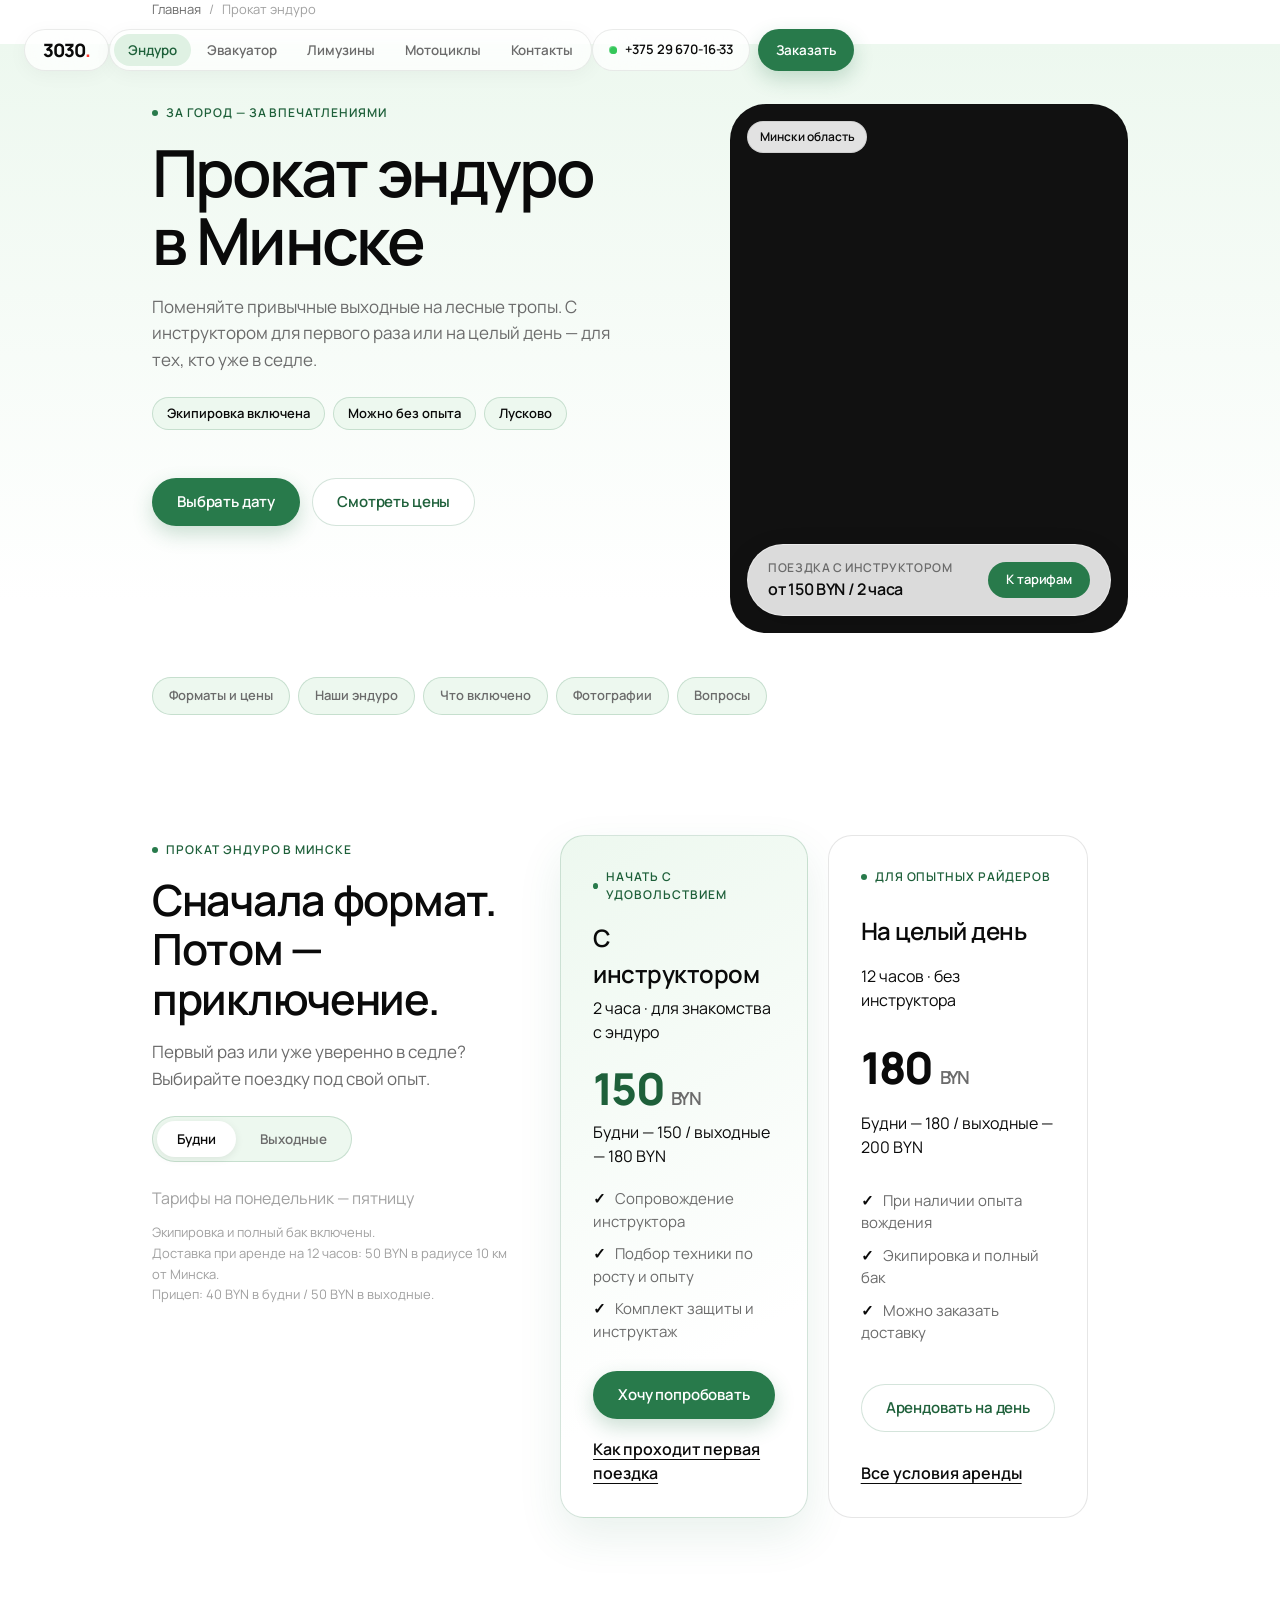
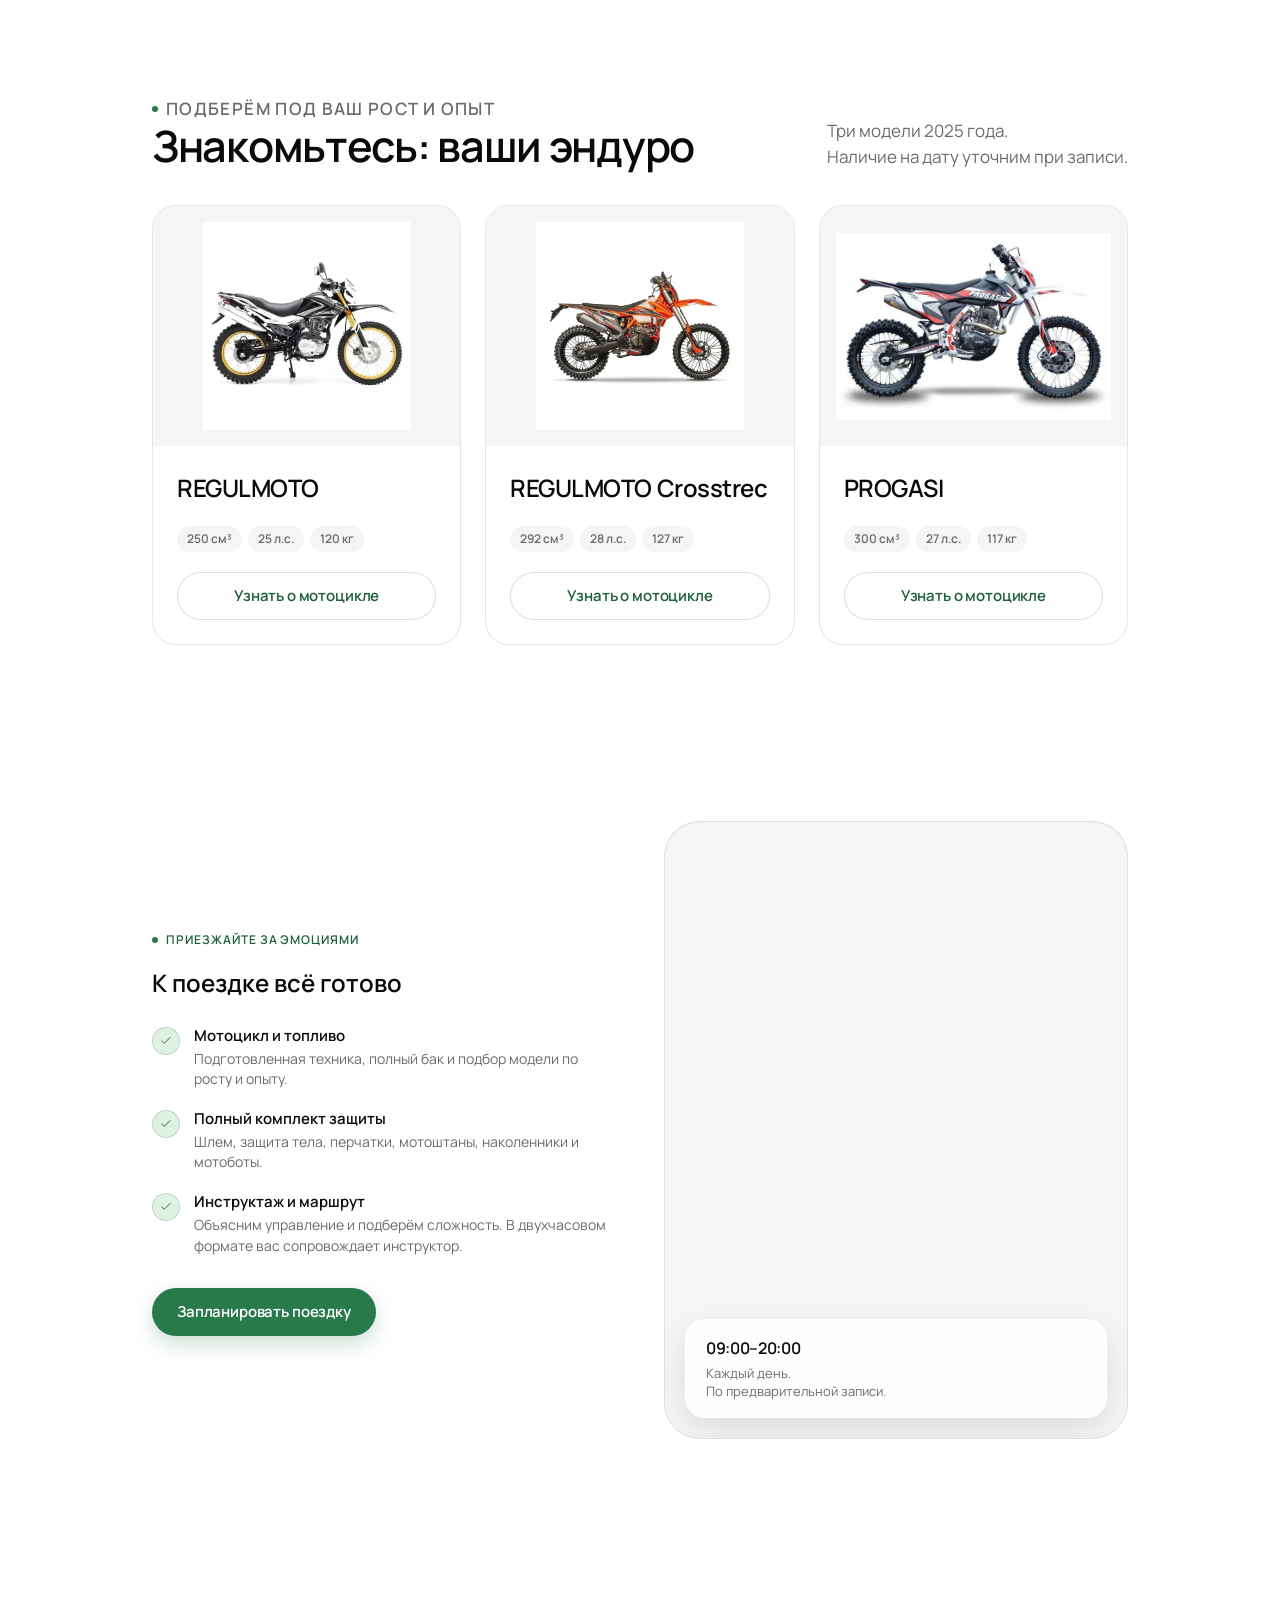
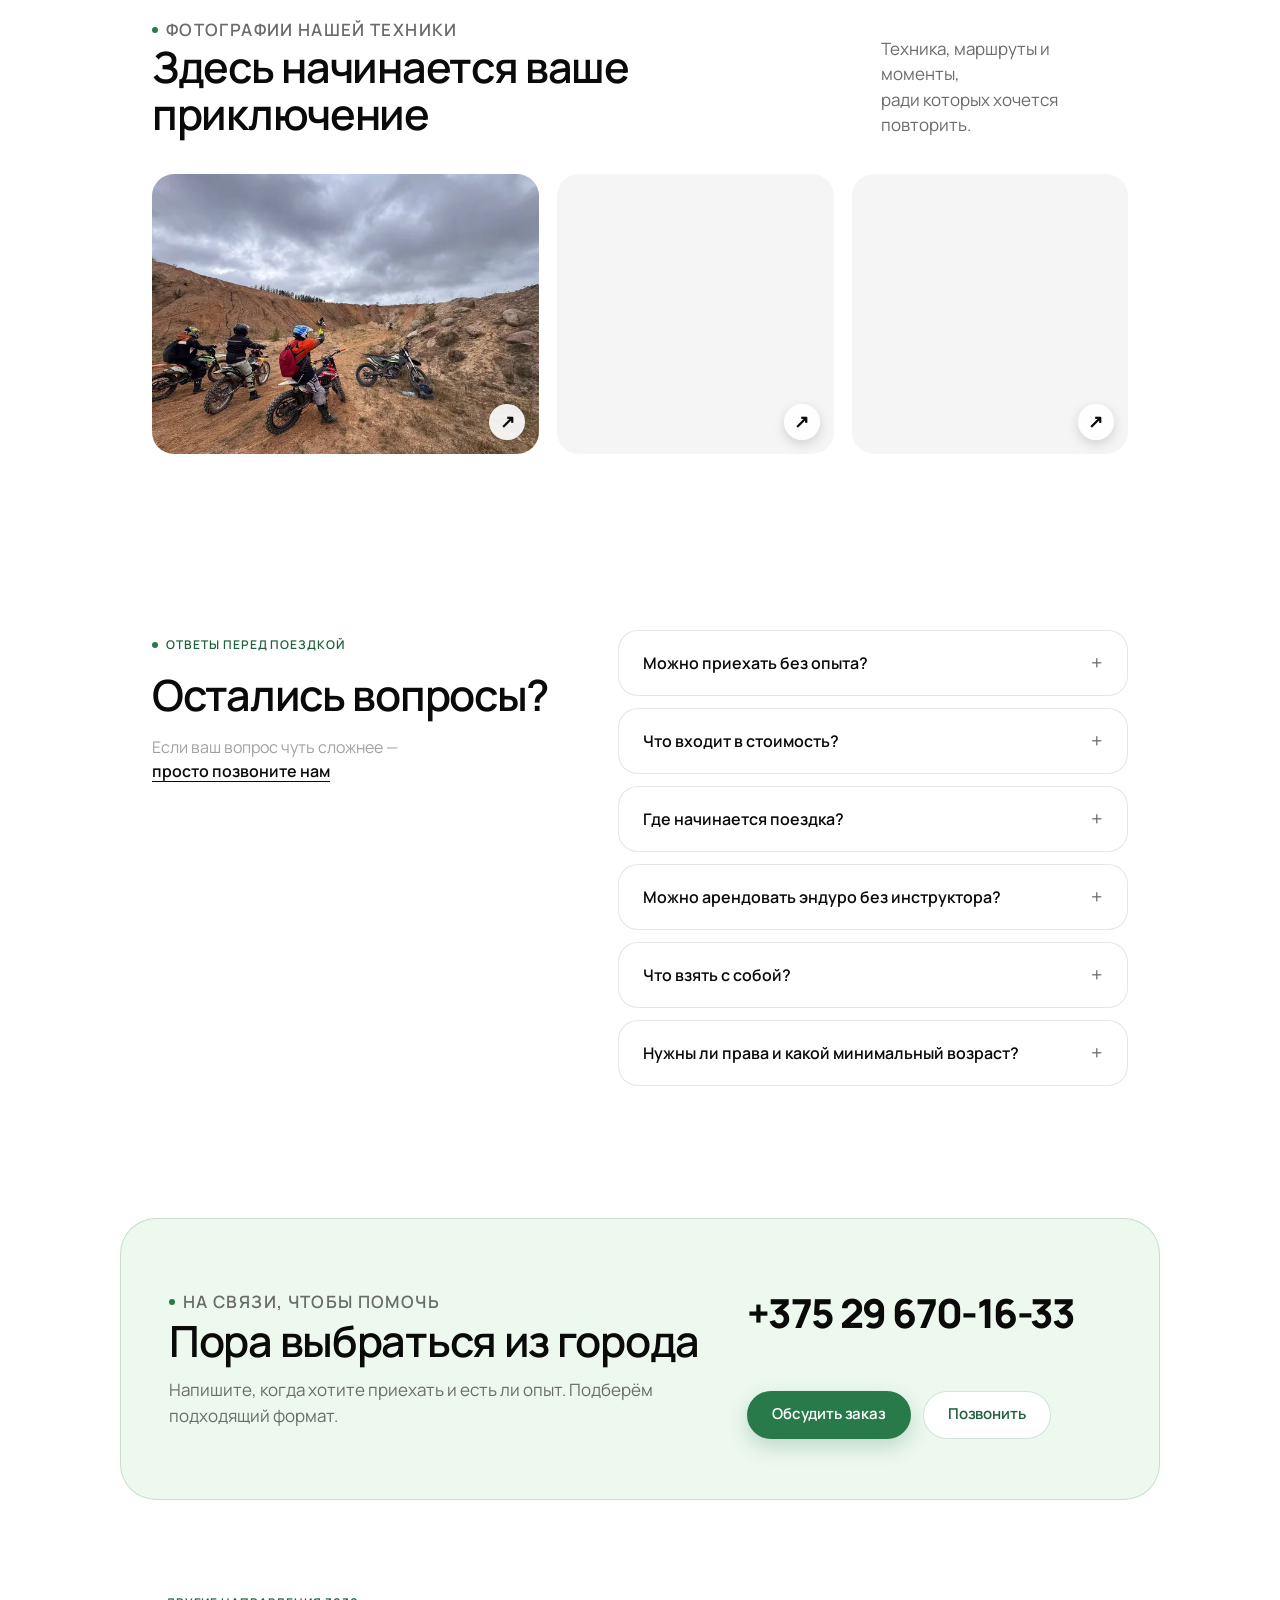
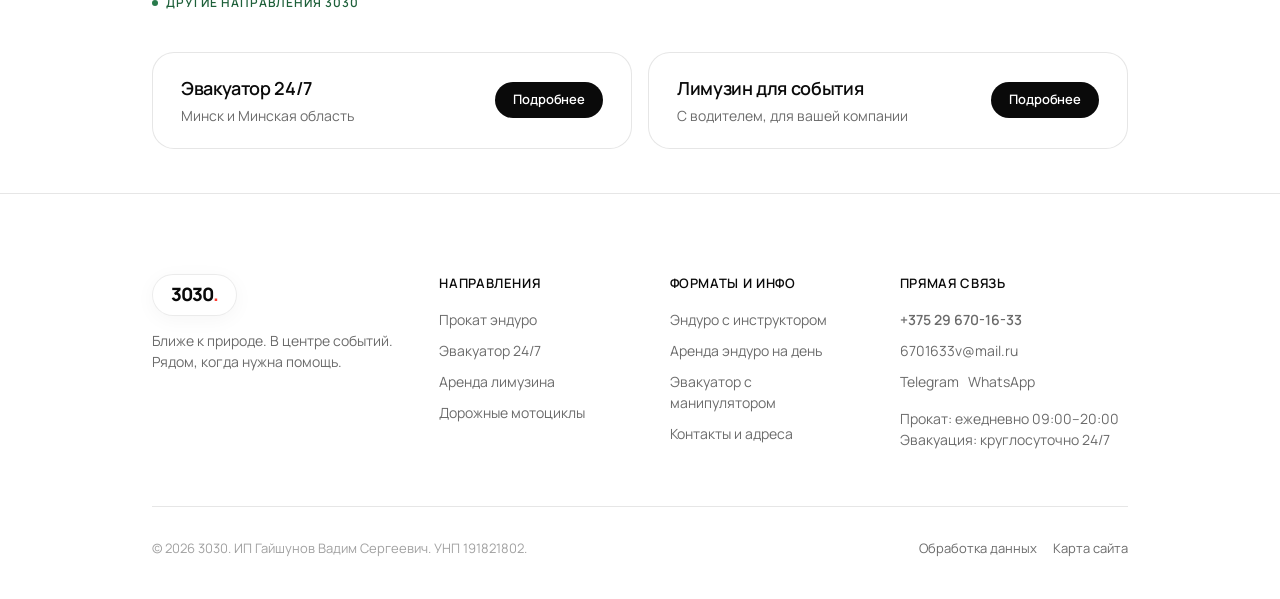
<file: enduro/index.html>
<!doctype html>
<html lang="ru" class="no-js"><head><meta charset="utf-8"><meta name="viewport" content="width=device-width,initial-scale=1"><title>Прокат эндуро в Минске от 150 BYN — с инструктором | 3030</title><meta name="description" content="Аренда эндуро в Лусково: 2 часа с инструктором от 150 BYN или 12 часов от 180 BYN. Экипировка и топливо включены. Regulmoto и Progasi. Запись по телефону."><meta name="robots" content="noindex,follow"><meta name="theme-color" content="#214d38"><meta name="format-detection" content="telephone=no"><link rel="canonical" href="https://yaroslavkiri4ykknifhit-max.github.io/vadim/enduro/"><link rel="icon" href="../assets/favicon.svg" type="image/svg+xml"><link rel="apple-touch-icon" href="../assets/apple-touch-icon.png"><meta property="og:type" content="website"><meta property="og:locale" content="ru_RU"><meta property="og:site_name" content="3030"><meta property="og:title" content="Прокат эндуро в Минске от 150 BYN — с инструктором | 3030"><meta property="og:description" content="Аренда эндуро в Лусково: 2 часа с инструктором от 150 BYN или 12 часов от 180 BYN. Экипировка и топливо включены. Regulmoto и Progasi. Запись по телефону."><meta property="og:url" content="https://yaroslavkiri4ykknifhit-max.github.io/vadim/enduro/"><meta property="og:image" content="https://yaroslavkiri4ykknifhit-max.github.io/vadim/assets/og-cover.jpg"><meta property="og:image:width" content="1200"><meta property="og:image:height" content="630"><meta property="og:image:alt" content="3030: эндуро, эвакуатор и лимузины в Минске"><meta name="twitter:card" content="summary_large_image"><link rel="preload" href="../assets/fonts/manrope-800.woff" as="font" type="font/woff" crossorigin><link rel="stylesheet" href="../assets/site.css"><script src="../assets/site.js" defer></script><script type="application/ld+json">{"@context": "https://schema.org", "@graph": [{"@type": "Organization", "@id": "https://yaroslavkiri4ykknifhit-max.github.io/vadim/#organization", "name": "3030", "legalName": "ИП Гайшунов Вадим Сергеевич", "taxID": "191821802", "url": "https://yaroslavkiri4ykknifhit-max.github.io/vadim/", "telephone": "+375296701633", "email": "6701633v@mail.ru", "logo": "https://yaroslavkiri4ykknifhit-max.github.io/vadim/assets/favicon.svg", "sameAs": ["https://t.me/vadim3030"]}, {"@type": "WebSite", "@id": "https://yaroslavkiri4ykknifhit-max.github.io/vadim/#website", "url": "https://yaroslavkiri4ykknifhit-max.github.io/vadim/", "name": "3030 — прокат и эвакуация в Минске", "inLanguage": "ru-BY", "publisher": {"@id": "https://yaroslavkiri4ykknifhit-max.github.io/vadim/#organization"}}, {"@type": "WebPage", "@id": "https://yaroslavkiri4ykknifhit-max.github.io/vadim/enduro/#webpage", "url": "https://yaroslavkiri4ykknifhit-max.github.io/vadim/enduro/", "name": "Прокат эндуро в Минске от 150 BYN — с инструктором | 3030", "description": "Аренда эндуро в Лусково: 2 часа с инструктором от 150 BYN или 12 часов от 180 BYN. Экипировка и топливо включены. Regulmoto и Progasi. Запись по телефону.", "inLanguage": "ru-BY", "isPartOf": {"@id": "https://yaroslavkiri4ykknifhit-max.github.io/vadim/#website"}, "dateModified": "2026-10-06"}, {"@type": "SportsActivityLocation", "@id": "https://yaroslavkiri4ykknifhit-max.github.io/vadim/#enduro-location", "name": "3030 — прокат эндуро в Лусково", "url": "https://yaroslavkiri4ykknifhit-max.github.io/vadim/enduro/", "telephone": "+375296701633", "image": "https://yaroslavkiri4ykknifhit-max.github.io/vadim/assets/images/enduro-6.webp", "parentOrganization": {"@id": "https://yaroslavkiri4ykknifhit-max.github.io/vadim/#organization"}, "address": {"@type": "PostalAddress", "addressLocality": "Лусково", "addressRegion": "Минская область, Минский район", "addressCountry": "BY"}, "openingHoursSpecification": {"@type": "OpeningHoursSpecification", "dayOfWeek": ["Monday", "Tuesday", "Wednesday", "Thursday", "Friday", "Saturday", "Sunday"], "opens": "09:00", "closes": "20:00"}}, {"@type": "BreadcrumbList", "@id": "https://yaroslavkiri4ykknifhit-max.github.io/vadim/enduro/#breadcrumb", "itemListElement": [{"@type": "ListItem", "position": 1, "name": "Главная", "item": "https://yaroslavkiri4ykknifhit-max.github.io/vadim/"}, {"@type": "ListItem", "position": 2, "name": "Прокат эндуро", "item": "https://yaroslavkiri4ykknifhit-max.github.io/vadim/enduro/"}]}, {"@type": "Service", "@id": "https://yaroslavkiri4ykknifhit-max.github.io/vadim/enduro/#service", "name": "Прокат эндуро в Минске", "serviceType": "Прокат эндуро в Минске", "provider": {"@id": "https://yaroslavkiri4ykknifhit-max.github.io/vadim/#organization"}, "areaServed": [{"@type": "City", "name": "Минск"}, {"@type": "AdministrativeArea", "name": "Минская область"}], "url": "https://yaroslavkiri4ykknifhit-max.github.io/vadim/enduro/", "image": "https://yaroslavkiri4ykknifhit-max.github.io/vadim/assets/images/enduro-7.webp", "hasOfferCatalog": {"@type": "OfferCatalog", "name": "Тарифы", "itemListElement": [{"@type": "Offer", "name": "2 часа с инструктором", "price": "150", "priceCurrency": "BYN", "url": "https://yaroslavkiri4ykknifhit-max.github.io/vadim/enduro/#prices", "description": "Будни; в выходные — 180 BYN"}, {"@type": "Offer", "name": "12 часов без инструктора", "price": "180", "priceCurrency": "BYN", "url": "https://yaroslavkiri4ykknifhit-max.github.io/vadim/enduro/#prices", "description": "Будни, при наличии опыта; выходные — 200 BYN"}]}}]}</script></head><body data-service="enduro" data-metrika=""><a class="skip-link" href="#main">Перейти к содержанию</a>
    <header class="header"><div class="header-inner"><a class="brand" href="../" aria-label="3030 — главная"><span class="brand-mark">3030<span class="brand-dot">.</span></span></a><nav class="nav" id="navigation" aria-label="Основная навигация"><a href="../enduro/" aria-current="page"><span>Эндуро</span></a><a href="../evacuator/"><span>Эвакуатор</span></a><a href="../limuzin/"><span>Лимузины</span></a><a href="../arenda-moto/"><span>Мотоциклы</span></a><a href="../contacts/"><span>Контакты</span></a></nav><div class="header-contact"><a class="header-phone" href="tel:+375296701633" aria-label="Позвонить: +375 29 670-16-33"><span class="live-indicator"><span class="live-ping"></span><span class="live-dot"></span></span><span>+375 29 670-16-33</span></a><button type="button" class="header-order-btn js-only" data-book="enduro" data-context="Шапка сайта">Заказать</button><button class="menu-toggle js-only" aria-label="Открыть меню" aria-expanded="false" aria-controls="navigation"><svg width="16" height="16" viewBox="0 0 24 24" fill="none" stroke="currentColor" stroke-width="1.6" stroke-linecap="round" stroke-linejoin="round" aria-hidden="true"><path d="M4 7h16M4 12h16M4 17h16"/></svg></button></div></div></header><main id="main"><div class="container"><nav class="breadcrumbs" aria-label="Хлебные крошки"><a href="../">Главная</a><span aria-hidden="true">/</span><span aria-current="page">Прокат эндуро</span></nav></div><section class="page-hero"><div class="container"><div class="hero-grid"><div class="hero-copy"><p class="eyebrow">За город — за впечатлениями</p><h1>Прокат эндуро<br>в Минске</h1><p class="lead">Поменяйте привычные выходные на лесные тропы. С инструктором для первого раза или на целый день — для тех, кто уже в седле.</p><div class="hero-chips"><span>Экипировка включена</span><span>Можно без опыта</span><span>Лусково</span></div><div class="actions"><a class="btn " href="../contacts/#contact" data-book="enduro" data-context="Прокат эндуро&lt;br&gt;в Минске">Выбрать дату</a><a class="btn secondary" href="#prices">Смотреть цены</a></div></div><div class="hero-photo" ><img src="../assets/images/enduro-7.webp" srcset="../assets/images/enduro-7-640.webp 600w, ../assets/images/enduro-7.webp 960w" sizes="(max-width: 650px) calc(100vw - 36px), (max-width: 900px) 50vw, 640px" alt="Райдеры на лесном маршруте эндуро" width="960" height="1280" class="" fetchpriority="high" loading="eager" decoding="async"><div class="photo-top"><span class="pill">Минск и область</span></div><div class="hero-ticket"><div><small>Поездка с инструктором</small><strong>от 150 BYN / 2 часа</strong></div><a class="hero-ticket-btn" href="#prices">К тарифам</a></div></div></div></div></section><div class="container"><nav aria-label="Разделы страницы"><ul class="quick-nav"><li><a href="#prices">Форматы и цены</a></li><li><a href="#bikes">Наши эндуро</a></li><li><a href="#included">Что включено</a></li><li><a href="#photos">Фотографии</a></li><li><a href="#faq">Вопросы</a></li></ul></nav></div><section class="section white" id="prices"><div class="container prices-layout"><div><p class="eyebrow">Прокат эндуро в Минске</p><h2>Сначала формат.<br>Потом — приключение.</h2><p class="lead">Первый раз или уже уверенно в седле? Выбирайте поездку под свой опыт.</p><div class="segmented js-only" role="group" aria-label="Тарифы по дням недели"><button type="button" data-period="weekday" aria-pressed="true">Будни</button><button type="button" data-period="weekend" aria-pressed="false">Выходные</button></div><p class="small muted" id="rate-period" aria-live="polite">Тарифы на понедельник — пятницу</p><p class="price-note">Экипировка и полный бак включены.<br>Доставка при аренде на 12 часов: 50 BYN в радиусе 10 км от Минска.<br>Прицеп: 40 BYN в будни / 50 BYN в выходные.</p></div><div class="rate-cards"><article class="rate-card featured"><p class="eyebrow">Начать с удовольствием</p><h3>С инструктором</h3><p>2 часа · для знакомства с эндуро</p><div class="price"><span data-weekday="150" data-weekend="180">150</span> <small>BYN</small></div><p>Будни — 150 / выходные — 180 BYN</p><ul><li>Сопровождение инструктора</li><li>Подбор техники по росту и опыту</li><li>Комплект защиты и инструктаж</li></ul><a class="btn " href="../contacts/#contact" data-book="enduro" data-context="2 часа с инструктором">Хочу попробовать</a><a class="link small" style="margin-top:18px" href="../enduro/s-instruktorom/">Как проходит первая поездка</a></article><article class="rate-card"><p class="eyebrow">Для опытных райдеров</p><h3>На целый день</h3><p>12 часов · без инструктора</p><div class="price"><span data-weekday="180" data-weekend="200">180</span> <small>BYN</small></div><p>Будни — 180 / выходные — 200 BYN</p><ul><li>При наличии опыта вождения</li><li>Экипировка и полный бак</li><li>Можно заказать доставку</li></ul><a class="btn secondary" href="../contacts/#contact" data-book="enduro" data-context="12 часов без инструктора">Арендовать на день</a><a class="link small" style="margin-top:18px" href="../enduro/na-den/">Все условия аренды</a></article></div></div></section>
    <section class="section" id="bikes"><div class="container"><div class="section-head"><div><p class="eyebrow">Подберём под ваш рост и опыт</p><h2>Знакомьтесь: ваши эндуро</h2></div><p>Три модели 2025 года.<br>Наличие на дату уточним при записи.</p></div><div class="cards"><article class="model-card"><div class="model-image"><img src="../assets/images/enduro-1.webp" srcset="../assets/images/enduro-1.webp 600w" sizes="(max-width: 650px) calc(100vw - 36px), (max-width: 900px) 50vw, 640px" alt="REGULMOTO — эндуро из нашего парка" width="600" height="600" class="" loading="lazy" decoding="async"></div><div class="card-body"><h3>REGULMOTO</h3><div class="specs"><span>250 см³</span><span>25 л.с.</span><span>120 кг</span></div><a class="btn secondary" href="../contacts/#contact" data-book="enduro" data-context="REGULMOTO">Узнать о мотоцикле</a></div></article><article class="model-card"><div class="model-image"><img src="../assets/images/enduro-2.webp" srcset="../assets/images/enduro-2-640.webp 640w, ../assets/images/enduro-2.webp 1200w" sizes="(max-width: 650px) calc(100vw - 36px), (max-width: 900px) 50vw, 640px" alt="REGULMOTO Crosstrec — эндуро из нашего парка" width="1200" height="1200" class="" loading="lazy" decoding="async"></div><div class="card-body"><h3>REGULMOTO Crosstrec</h3><div class="specs"><span>292 см³</span><span>28 л.с.</span><span>127 кг</span></div><a class="btn secondary" href="../contacts/#contact" data-book="enduro" data-context="REGULMOTO Crosstrec">Узнать о мотоцикле</a></div></article><article class="model-card"><div class="model-image"><img src="../assets/images/enduro-3.webp" srcset="../assets/images/enduro-3-640.webp 640w, ../assets/images/enduro-3.webp 825w" sizes="(max-width: 650px) calc(100vw - 36px), (max-width: 900px) 50vw, 640px" alt="PROGASI — эндуро из нашего парка" width="825" height="560" class="" loading="lazy" decoding="async"></div><div class="card-body"><h3>PROGASI</h3><div class="specs"><span>300 см³</span><span>27 л.с.</span><span>117 кг</span></div><a class="btn secondary" href="../contacts/#contact" data-book="enduro" data-context="PROGASI">Узнать о мотоцикле</a></div></article></div></div></section>
    <section class="section white" id="included"><div class="container split"><div><p class="eyebrow">Приезжайте за эмоциями</p><h2>К поездке всё готово</h2><ul class="feature-list"><li><span class="tick"><svg width="16" height="16" viewBox="0 0 24 24" fill="none" stroke="currentColor" stroke-width="1.6" stroke-linecap="round" stroke-linejoin="round" aria-hidden="true"><path d="m5 12 4 4L19 6"/></svg></span><div><strong>Мотоцикл и топливо</strong><p>Подготовленная техника, полный бак и подбор модели по росту и опыту.</p></div></li><li><span class="tick"><svg width="16" height="16" viewBox="0 0 24 24" fill="none" stroke="currentColor" stroke-width="1.6" stroke-linecap="round" stroke-linejoin="round" aria-hidden="true"><path d="m5 12 4 4L19 6"/></svg></span><div><strong>Полный комплект защиты</strong><p>Шлем, защита тела, перчатки, мотоштаны, наколенники и мотоботы.</p></div></li><li><span class="tick"><svg width="16" height="16" viewBox="0 0 24 24" fill="none" stroke="currentColor" stroke-width="1.6" stroke-linecap="round" stroke-linejoin="round" aria-hidden="true"><path d="m5 12 4 4L19 6"/></svg></span><div><strong>Инструктаж и маршрут</strong><p>Объясним управление и подберём сложность. В двухчасовом формате вас сопровождает инструктор.</p></div></li></ul><a class="btn " href="../contacts/#contact" data-book="enduro" data-context="">Запланировать поездку</a></div><div class="split-photo"><img src="../assets/images/enduro-8.webp" srcset="../assets/images/enduro-8-640.webp 600w, ../assets/images/enduro-8.webp 960w" sizes="(max-width: 650px) calc(100vw - 36px), (max-width: 900px) 50vw, 640px" alt="Два эндуро Regulmoto на маршруте в лесу" width="960" height="1280" class="" loading="lazy" decoding="async"><div class="floating-note"><strong>09:00–20:00</strong><span>Каждый день.<br>По предварительной записи.</span></div></div></div></section>
    <section class="section white" id="photos"><div class="container"><div class="section-head"><div><p class="eyebrow">Фотографии нашей техники</p><h2>Здесь начинается ваше приключение</h2></div><p>Техника, маршруты и моменты,<br>ради которых хочется повторить.</p></div><div class="gallery"><button type="button" data-gallery aria-label="Увеличить: Поездка на эндуро по пересечённой местности"><img src="../assets/images/enduro-5.webp" srcset="../assets/images/enduro-5-640.webp 640w, ../assets/images/enduro-5.webp 1280w" sizes="(max-width: 650px) calc(100vw - 36px), (max-width: 900px) 50vw, 640px" alt="Поездка на эндуро по пересечённой местности" width="1280" height="960" class="" loading="lazy" decoding="async"></button><button type="button" data-gallery aria-label="Увеличить: Эндуро на лесной тропе"><img src="../assets/images/enduro-12.webp" srcset="../assets/images/enduro-12-640.webp 600w, ../assets/images/enduro-12.webp 960w" sizes="(max-width: 650px) calc(100vw - 36px), (max-width: 900px) 50vw, 640px" alt="Эндуро на лесной тропе" width="960" height="1280" class="" loading="lazy" decoding="async"></button><button type="button" data-gallery aria-label="Увеличить: Остановка во время загородной поездки"><img src="../assets/images/enduro-10.webp" srcset="../assets/images/enduro-10-640.webp 600w, ../assets/images/enduro-10.webp 960w" sizes="(max-width: 650px) calc(100vw - 36px), (max-width: 900px) 50vw, 640px" alt="Остановка во время загородной поездки" width="960" height="1280" class="" loading="lazy" decoding="async"></button></div></div></section><section class="section" id="faq"><div class="container faq-layout"><div><p class="eyebrow">Ответы перед поездкой</p><h2>Остались вопросы?</h2><p class="muted">Если ваш вопрос чуть сложнее —<br><a class="link" href="tel:+375296701633">просто позвоните нам</a></p></div><div class="faq"><details><summary>Можно приехать без опыта?</summary><p>Да. Для первой поездки выбирайте двухчасовой прокат с инструктором. Начинаем с подбора мотоцикла, экипировки и инструктажа; темп и маршрут подбираем под подготовку.</p></details><details><summary>Что входит в стоимость?</summary><p>Мотоцикл, полный бак и экипировка: шлем, защита тела, перчатки, мотоштаны, наколенники и мотоботы. В двухчасовой формат входит сопровождение инструктора.</p></details><details><summary>Где начинается поездка?</summary><p>База эндуро находится в Минском районе, в деревне Лусково. После согласования времени уточним точку встречи. Необходима предварительная запись.</p></details><details><summary>Можно арендовать эндуро без инструктора?</summary><p>Да, на 12 часов при наличии опыта: 180 BYN в будни и 200 BYN в выходные. Доставка при такой аренде — 50 BYN в радиусе 10 км от Минска. Условия и маршрут согласуем перед выдачей.</p></details><details><summary>Что взять с собой?</summary><p>Сменную одежду, питьевую воду и одежду по погоде. В прохладный день пригодится термобельё. Требования к документам и допуску уточните при записи.</p></details><details><summary>Нужны ли права и какой минимальный возраст?</summary><p>Условия допуска зависят от возраста, техники и согласованного маршрута. До бронирования сообщите возраст и опыт: подтвердим, какой формат вам подходит и какие документы нужны. Возможность езды по дорогам общего пользования нужно согласовать отдельно.</p></details></div></div></section><section class="section-sm"><div class="container cta-panel"><div><p class="eyebrow">На связи, чтобы помочь</p><h2>Пора выбраться из города</h2><p>Напишите, когда хотите приехать и есть ли опыт. Подберём подходящий формат.</p></div><div class="cta-actions"><a class="phone-large" href="tel:+375296701633">+375 29 670-16-33</a><div class="actions"><a class="btn " href="../contacts/#contact" data-book="enduro" data-context="">Обсудить заказ</a><a class="btn secondary" href="tel:+375296701633">Позвонить</a></div></div></div></section><section class="section-sm"><div class="container"><p class="eyebrow">Другие направления 3030</p><div class="related-grid"><a class="related" href="../evacuator/"><div class="related-info"><h3>Эвакуатор 24/7</h3><p>Минск и Минская область</p></div><span class="related-cta">Подробнее</span></a><a class="related" href="../limuzin/"><div class="related-info"><h3>Лимузин для события</h3><p>С водителем, для вашей компании</p></div><span class="related-cta">Подробнее</span></a></div></div></section></main><footer class="footer"><div class="container"><div class="footer-grid"><div><a class="brand" href="../" aria-label="3030 — главная"><span class="brand-mark">3030<span class="brand-dot">.</span></span></a><p style="margin-top:14px">Ближе к природе. В центре событий.<br>Рядом, когда нужна помощь.</p></div><div><div class="footer-title">Направления</div><ul><li><a href="../enduro/">Прокат эндуро</a></li><li><a href="../evacuator/">Эвакуатор 24/7</a></li><li><a href="../limuzin/">Аренда лимузина</a></li><li><a href="../arenda-moto/">Дорожные мотоциклы</a></li></ul></div><div><div class="footer-title">Форматы и инфо</div><ul><li><a href="../enduro/s-instruktorom/">Эндуро с инструктором</a></li><li><a href="../enduro/na-den/">Аренда эндуро на день</a></li><li><a href="../evacuator/manipulyator/">Эвакуатор с манипулятором</a></li><li><a href="../contacts/">Контакты и адреса</a></li></ul></div><div><div class="footer-title">Прямая связь</div><ul><li><a href="tel:+375296701633"><strong>+375 29 670-16-33</strong></a></li><li><a href="mailto:6701633v@mail.ru">6701633v@mail.ru</a></li><li><a href="https://t.me/vadim3030" target="_blank" rel="noopener noreferrer" data-messenger="telegram">Telegram</a> &nbsp; <a href="https://wa.me/375296701633" target="_blank" rel="noopener noreferrer" data-messenger="whatsapp">WhatsApp</a></li></ul><p style="margin-top:16px">Прокат: ежедневно 09:00–20:00<br>Эвакуация: круглосуточно 24/7</p></div></div><div class="footer-bottom"><span>© 2026 3030. ИП Гайшунов Вадим Сергеевич. УНП 191821802.</span><div><a href="../privacy/">Обработка данных</a><a href="../sitemap.xml">Карта сайта</a></div></div></div></footer>
    <div class="mobile-bar" aria-label="Быстрая связь"><a class="btn secondary" href="tel:+375296701633">Позвонить</a><a class="btn " href="../contacts/#contact" data-book="enduro" data-context="">Обсудить заказ</a></div><dialog id="booking-dialog" class="dialog" aria-labelledby="booking-title"><button class="dialog-close" aria-label="Закрыть" data-close><svg width="16" height="16" viewBox="0 0 24 24" fill="none" stroke="currentColor" stroke-width="1.6" stroke-linecap="round" stroke-linejoin="round" aria-hidden="true"><path d="m6 6 12 12M6 18 18 6"/></svg></button><p class="eyebrow">Напрямую владельцу</p><h2 id="booking-title">Давайте договоримся о поездке</h2><p class="dialog-intro">Выберите услугу и напишите нам. Уточним свободное время, детали и стоимость.</p><form id="booking-form"><fieldset class="form-services"><legend>Что вас интересует?</legend><label><input type="radio" name="service" value="enduro" checked><span>Эндуро</span></label><label><input type="radio" name="service" value="evacuator"><span>Эвакуатор</span></label><label><input type="radio" name="service" value="limuzin"><span>Лимузин</span></label><label><input type="radio" name="service" value="moto"><span>Мотоцикл</span></label></fieldset><p id="booking-context" class="small" hidden></p><div class="form-row"><div class="field"><label for="booking-name">Как к вам обращаться</label><input id="booking-name" name="name" autocomplete="given-name" maxlength="60" placeholder="Ваше имя"></div><div class="field"><label for="booking-date">Желаемая дата</label><input id="booking-date" type="date" name="date"></div></div><div class="field"><label for="booking-comment">Пожелания <span class="muted">(необязательно)</span></label><textarea id="booking-comment" name="comment" maxlength="1200" placeholder="Например: едем вдвоём, опыта пока нет"></textarea></div><p class="form-error" id="booking-error" role="alert" hidden></p><div class="form-submit"><button type="submit" name="channel" value="whatsapp" class="btn">В WhatsApp</button><button type="submit" name="channel" value="telegram" class="btn secondary">В Telegram</button></div><p class="form-help">Откроется чат с готовым текстом. Нажмите «Отправить» в мессенджере, чтобы мы получили запрос. Это обращение, а не подтверждённая бронь. <a href="../privacy/">Обработка данных</a>.</p><p id="booking-handoff" role="status" class="form-help" hidden></p><a id="booking-fallback" class="link small" target="_blank" rel="noopener noreferrer" hidden>Открыть чат вручную</a></form><p class="form-help">Нужна помощь сейчас? <a href="tel:+375296701633">+375 29 670-16-33</a></p></dialog><dialog id="lightbox" class="dialog lightbox" aria-label="Просмотр фотографии"><button class="dialog-close" aria-label="Закрыть фотографию" data-close><svg width="16" height="16" viewBox="0 0 24 24" fill="none" stroke="currentColor" stroke-width="1.6" stroke-linecap="round" stroke-linejoin="round" aria-hidden="true"><path d="m6 6 12 12M6 18 18 6"/></svg></button><img id="lightbox-img" alt="" width="1200" height="900"><p id="lightbox-caption"></p></dialog></body></html>
</file>
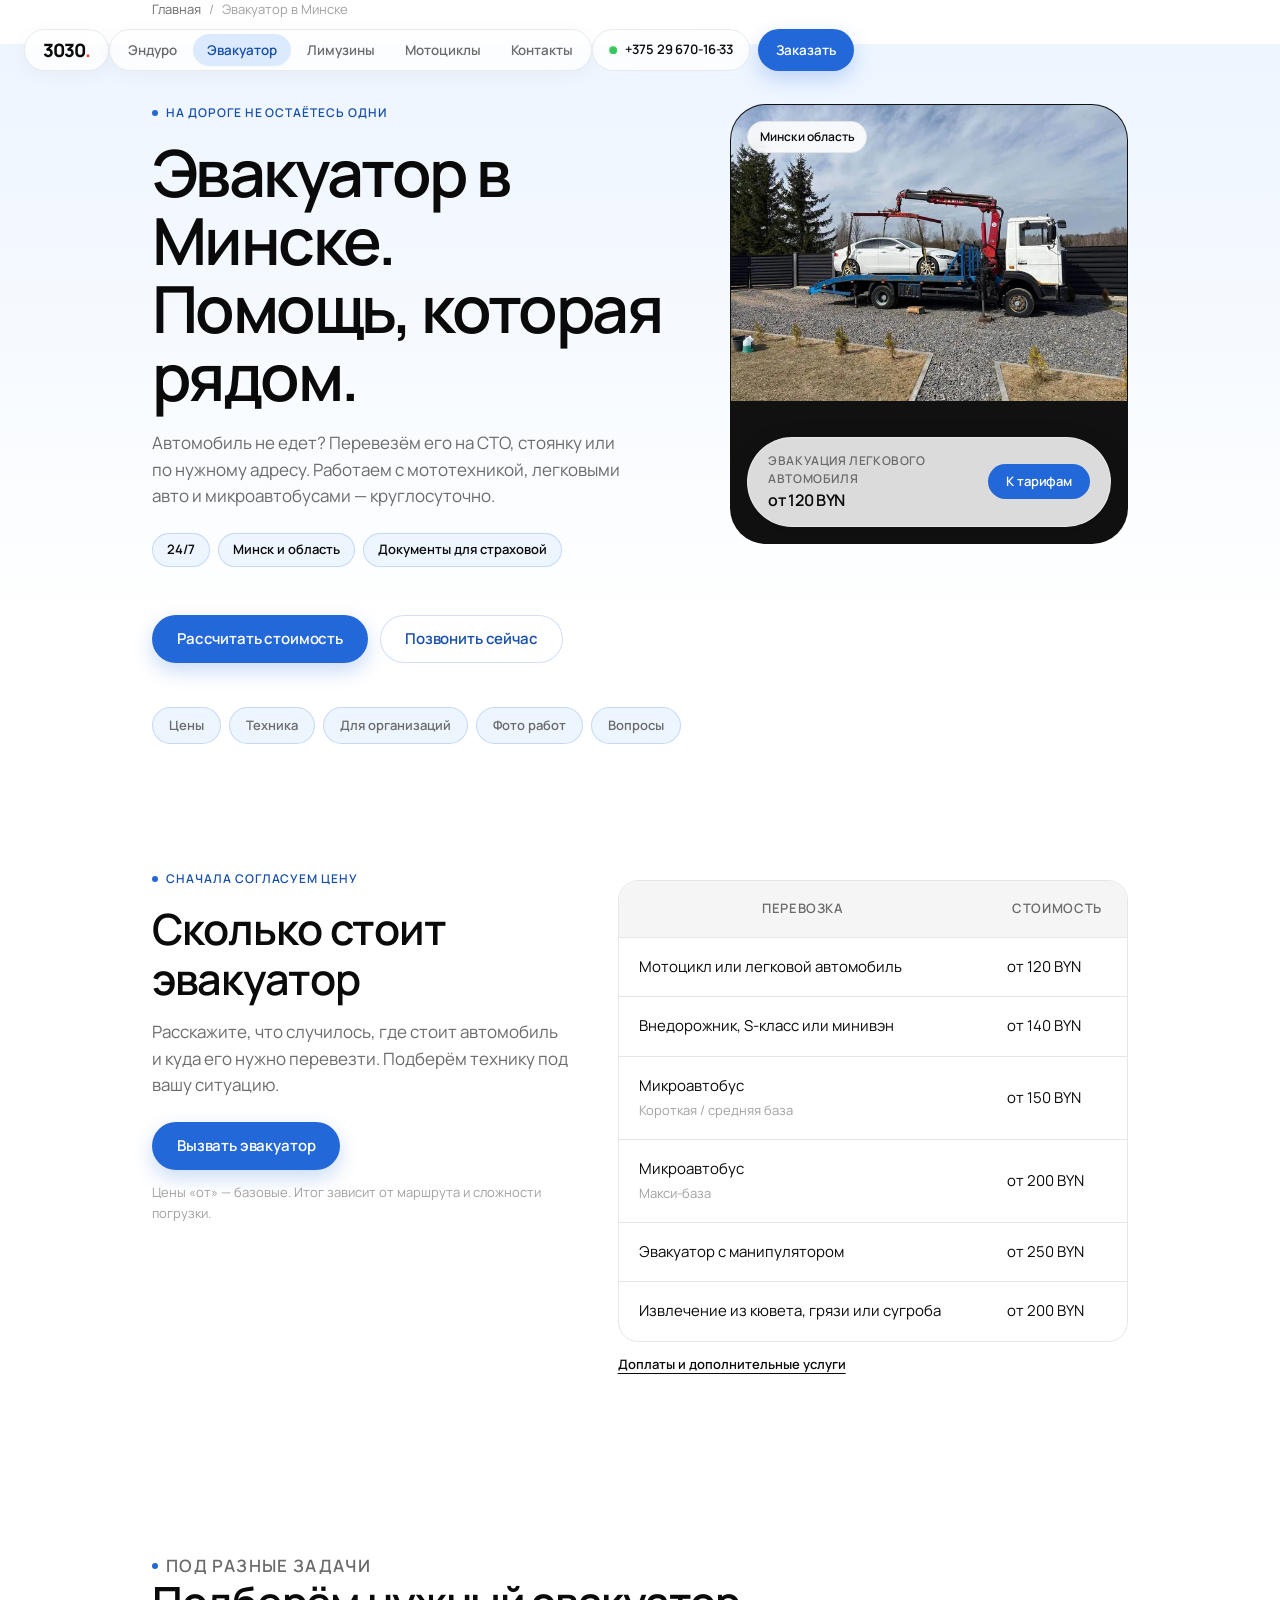
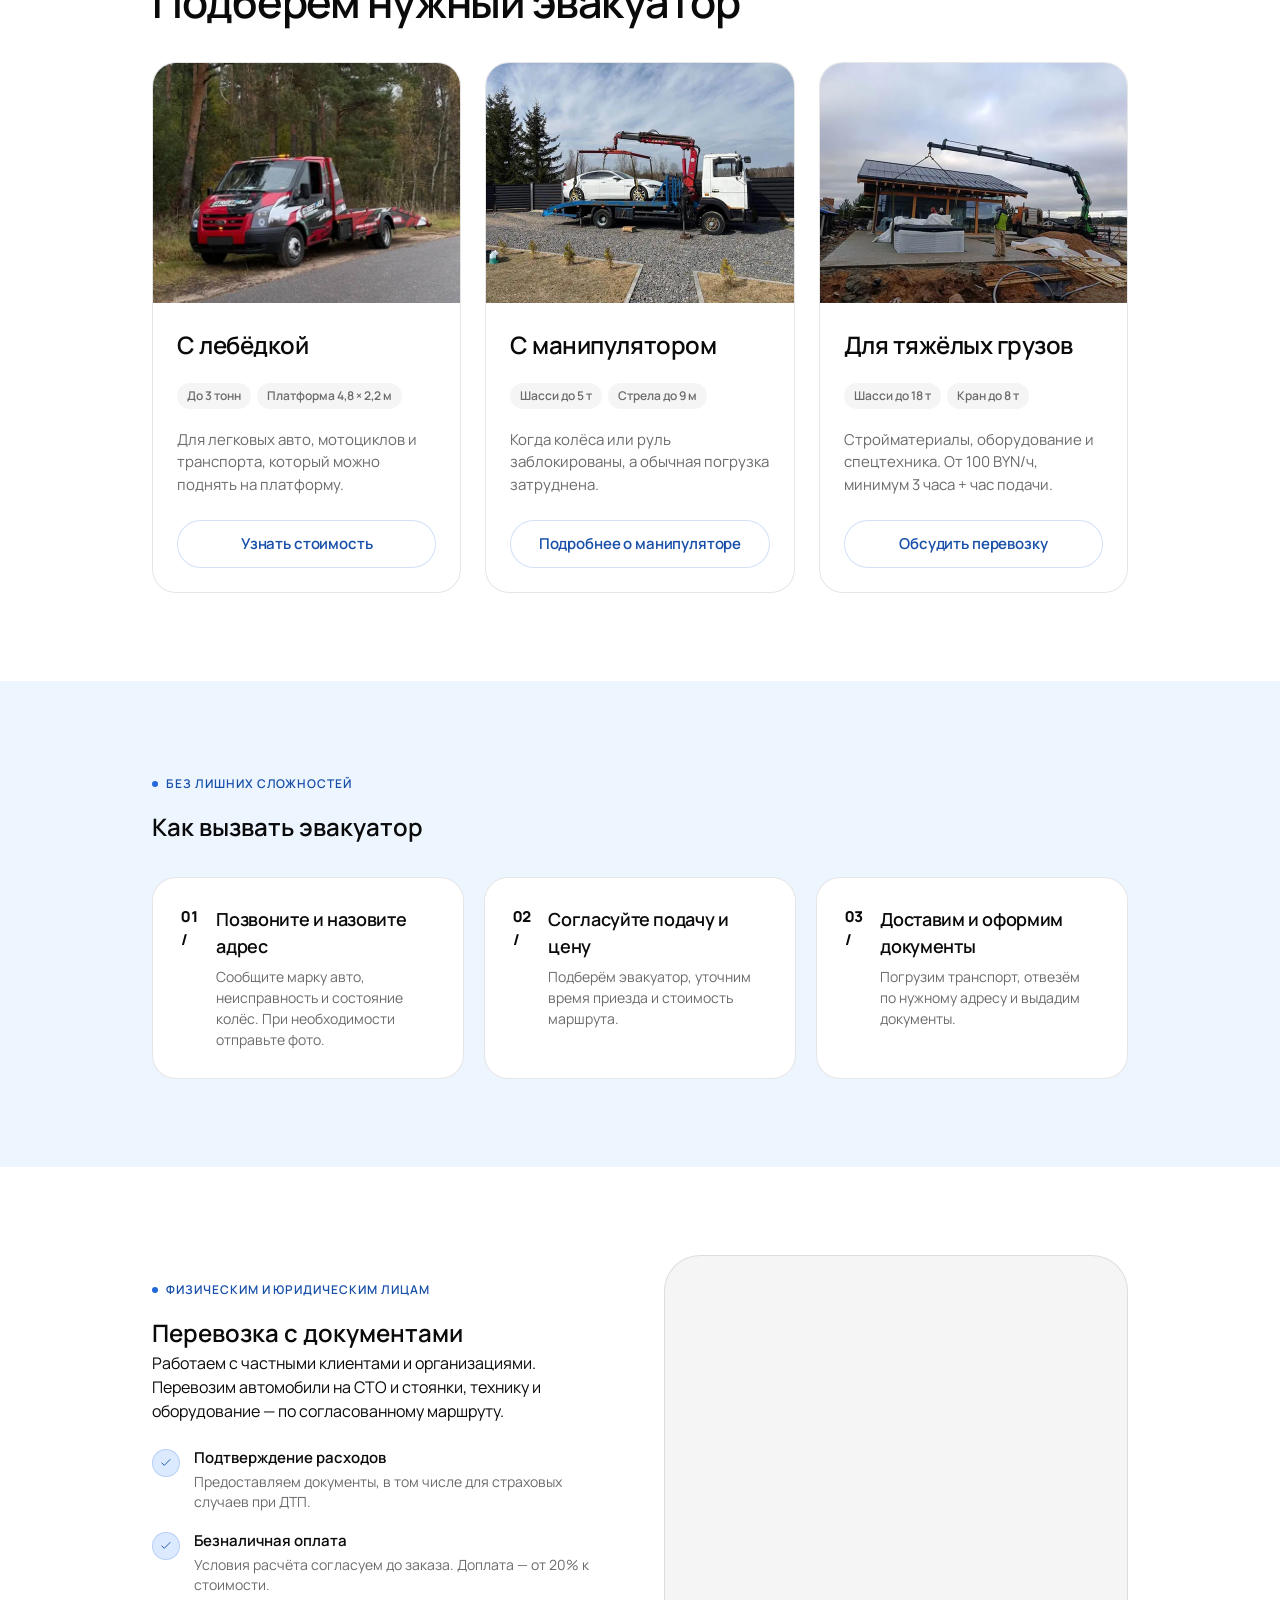
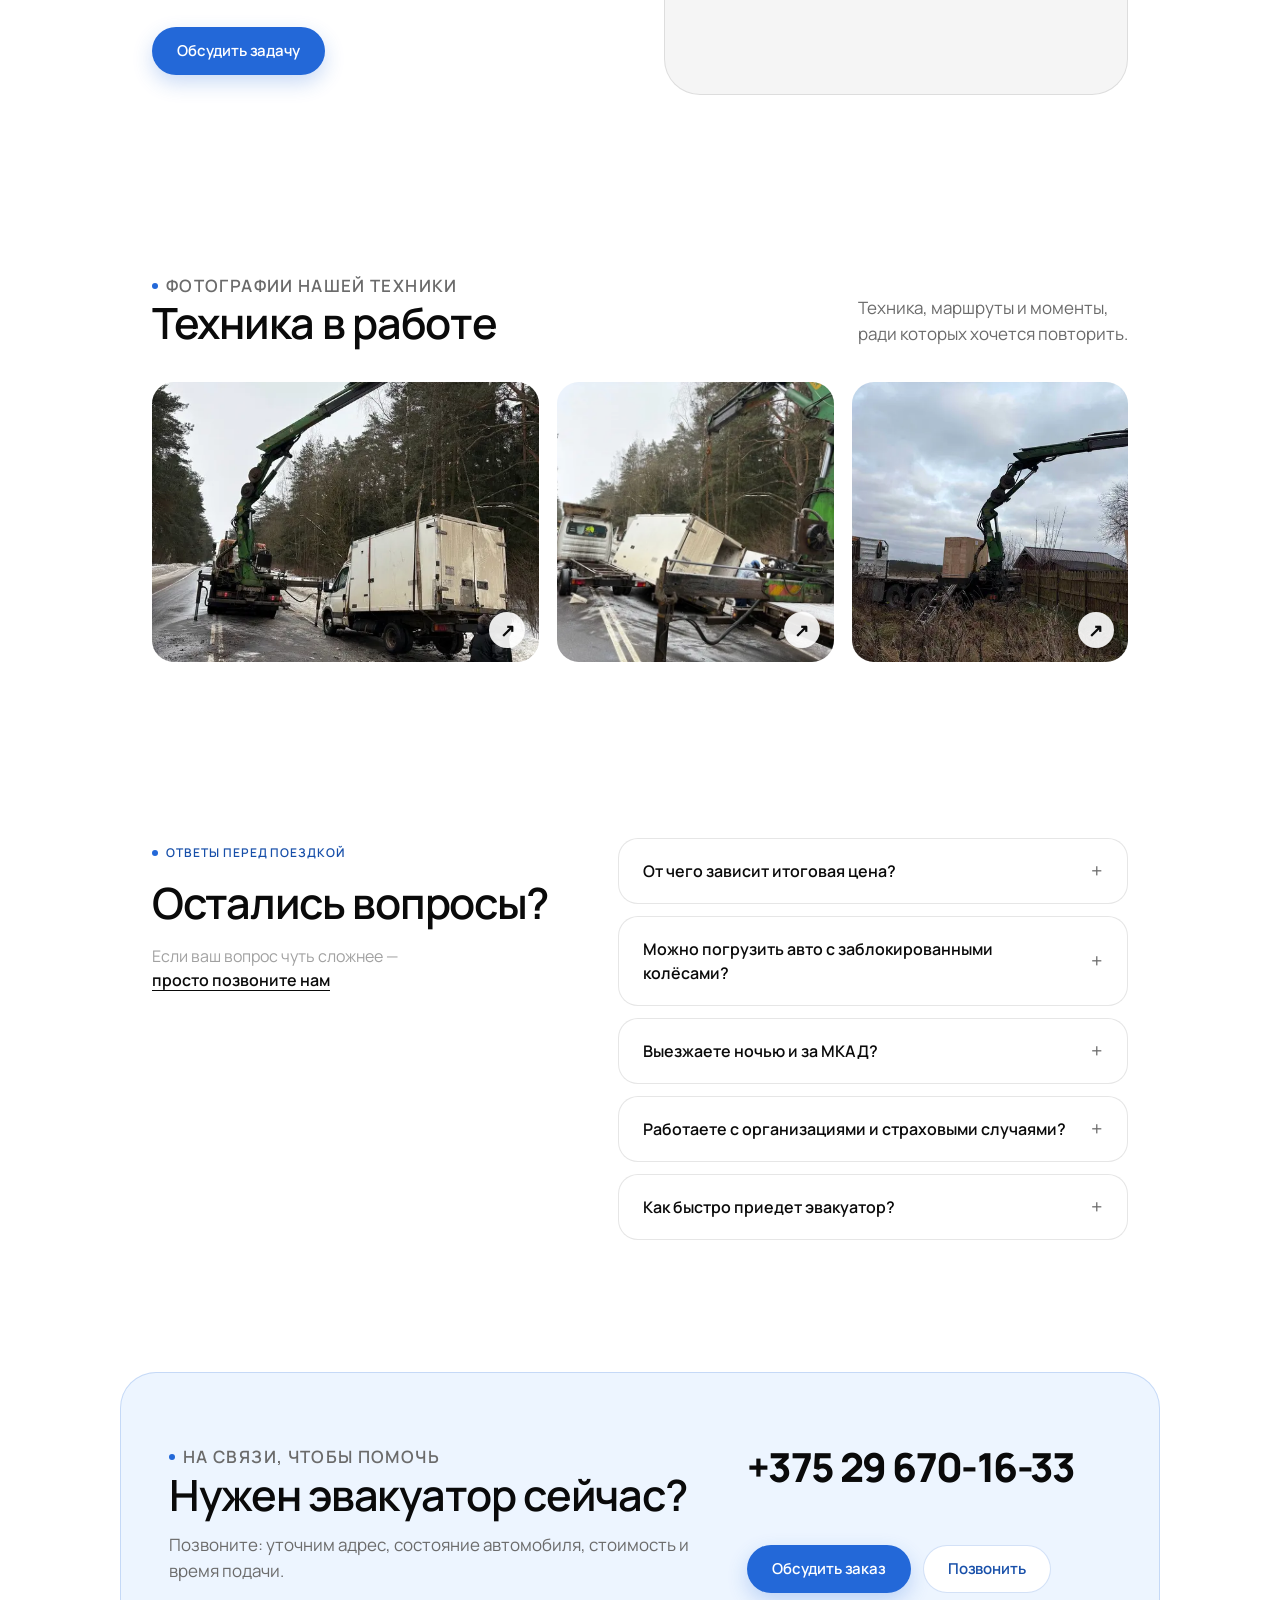
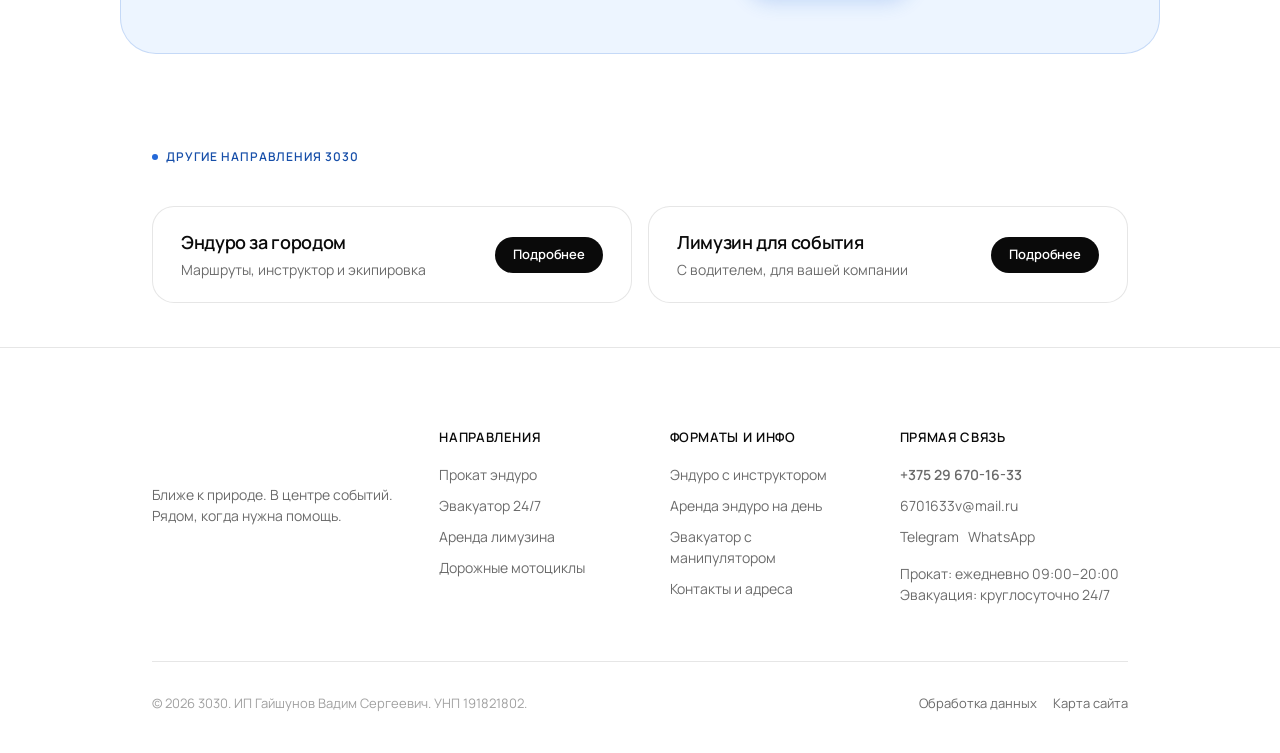
<file: evacuator/index.html>
<!doctype html>
<html lang="ru" class="no-js"><head><meta charset="utf-8"><meta name="viewport" content="width=device-width,initial-scale=1"><title>Эвакуатор в Минске 24/7 от 120 BYN — манипулятор | 3030</title><meta name="description" content="Вызвать эвакуатор в Минске и области: легковые авто от 120 BYN, манипулятор от 250 BYN. Круглосуточно. Документы для страховой и юридических лиц."><meta name="robots" content="noindex,follow"><meta name="theme-color" content="#214d38"><meta name="format-detection" content="telephone=no"><link rel="canonical" href="https://yaroslavkiri4ykknifhit-max.github.io/vadim/evacuator/"><link rel="icon" href="../assets/favicon.svg" type="image/svg+xml"><link rel="apple-touch-icon" href="../assets/apple-touch-icon.png"><meta property="og:type" content="website"><meta property="og:locale" content="ru_RU"><meta property="og:site_name" content="3030"><meta property="og:title" content="Эвакуатор в Минске 24/7 от 120 BYN — манипулятор | 3030"><meta property="og:description" content="Вызвать эвакуатор в Минске и области: легковые авто от 120 BYN, манипулятор от 250 BYN. Круглосуточно. Документы для страховой и юридических лиц."><meta property="og:url" content="https://yaroslavkiri4ykknifhit-max.github.io/vadim/evacuator/"><meta property="og:image" content="https://yaroslavkiri4ykknifhit-max.github.io/vadim/assets/og-cover.jpg"><meta property="og:image:width" content="1200"><meta property="og:image:height" content="630"><meta property="og:image:alt" content="3030: эндуро, эвакуатор и лимузины в Минске"><meta name="twitter:card" content="summary_large_image"><link rel="preload" href="../assets/fonts/manrope-800.woff" as="font" type="font/woff" crossorigin><link rel="stylesheet" href="../assets/site.css"><script src="../assets/site.js" defer></script><script type="application/ld+json">{"@context": "https://schema.org", "@graph": [{"@type": "Organization", "@id": "https://yaroslavkiri4ykknifhit-max.github.io/vadim/#organization", "name": "3030", "legalName": "ИП Гайшунов Вадим Сергеевич", "taxID": "191821802", "url": "https://yaroslavkiri4ykknifhit-max.github.io/vadim/", "telephone": "+375296701633", "email": "6701633v@mail.ru", "logo": "https://yaroslavkiri4ykknifhit-max.github.io/vadim/assets/favicon.svg", "sameAs": ["https://t.me/vadim3030"]}, {"@type": "WebSite", "@id": "https://yaroslavkiri4ykknifhit-max.github.io/vadim/#website", "url": "https://yaroslavkiri4ykknifhit-max.github.io/vadim/", "name": "3030 — прокат и эвакуация в Минске", "inLanguage": "ru-BY", "publisher": {"@id": "https://yaroslavkiri4ykknifhit-max.github.io/vadim/#organization"}}, {"@type": "WebPage", "@id": "https://yaroslavkiri4ykknifhit-max.github.io/vadim/evacuator/#webpage", "url": "https://yaroslavkiri4ykknifhit-max.github.io/vadim/evacuator/", "name": "Эвакуатор в Минске 24/7 от 120 BYN — манипулятор | 3030", "description": "Вызвать эвакуатор в Минске и области: легковые авто от 120 BYN, манипулятор от 250 BYN. Круглосуточно. Документы для страховой и юридических лиц.", "inLanguage": "ru-BY", "isPartOf": {"@id": "https://yaroslavkiri4ykknifhit-max.github.io/vadim/#website"}, "dateModified": "2026-10-06"}, {"@type": "SportsActivityLocation", "@id": "https://yaroslavkiri4ykknifhit-max.github.io/vadim/#enduro-location", "name": "3030 — прокат эндуро в Лусково", "url": "https://yaroslavkiri4ykknifhit-max.github.io/vadim/enduro/", "telephone": "+375296701633", "image": "https://yaroslavkiri4ykknifhit-max.github.io/vadim/assets/images/enduro-6.webp", "parentOrganization": {"@id": "https://yaroslavkiri4ykknifhit-max.github.io/vadim/#organization"}, "address": {"@type": "PostalAddress", "addressLocality": "Лусково", "addressRegion": "Минская область, Минский район", "addressCountry": "BY"}, "openingHoursSpecification": {"@type": "OpeningHoursSpecification", "dayOfWeek": ["Monday", "Tuesday", "Wednesday", "Thursday", "Friday", "Saturday", "Sunday"], "opens": "09:00", "closes": "20:00"}}, {"@type": "BreadcrumbList", "@id": "https://yaroslavkiri4ykknifhit-max.github.io/vadim/evacuator/#breadcrumb", "itemListElement": [{"@type": "ListItem", "position": 1, "name": "Главная", "item": "https://yaroslavkiri4ykknifhit-max.github.io/vadim/"}, {"@type": "ListItem", "position": 2, "name": "Эвакуатор", "item": "https://yaroslavkiri4ykknifhit-max.github.io/vadim/evacuator/"}]}, {"@type": "Service", "@id": "https://yaroslavkiri4ykknifhit-max.github.io/vadim/evacuator/#service", "name": "Услуги эвакуатора в Минске", "serviceType": "Услуги эвакуатора в Минске", "provider": {"@id": "https://yaroslavkiri4ykknifhit-max.github.io/vadim/#organization"}, "areaServed": [{"@type": "City", "name": "Минск"}, {"@type": "AdministrativeArea", "name": "Минская область"}], "url": "https://yaroslavkiri4ykknifhit-max.github.io/vadim/evacuator/", "image": "https://yaroslavkiri4ykknifhit-max.github.io/vadim/assets/images/home-8.webp", "hasOfferCatalog": {"@type": "OfferCatalog", "name": "Тарифы", "itemListElement": [{"@type": "Offer", "name": "Эвакуация легкового автомобиля", "price": "120", "priceCurrency": "BYN", "url": "https://yaroslavkiri4ykknifhit-max.github.io/vadim/evacuator/#prices", "description": "Базовая стоимость; маршрут и дополнительные работы рассчитываются отдельно"}, {"@type": "Offer", "name": "Эвакуатор с манипулятором", "price": "250", "priceCurrency": "BYN", "url": "https://yaroslavkiri4ykknifhit-max.github.io/vadim/evacuator/#prices", "description": "Базовая стоимость; итог согласуется до выезда"}]}}]}</script></head><body data-service="evacuator" data-metrika=""><a class="skip-link" href="#main">Перейти к содержанию</a>
    <header class="header"><div class="header-inner"><a class="brand" href="../" aria-label="3030 — главная"><span class="brand-mark">3030<span class="brand-dot">.</span></span></a><nav class="nav" id="navigation" aria-label="Основная навигация"><a href="../enduro/"><span>Эндуро</span></a><a href="../evacuator/" aria-current="page"><span>Эвакуатор</span></a><a href="../limuzin/"><span>Лимузины</span></a><a href="../arenda-moto/"><span>Мотоциклы</span></a><a href="../contacts/"><span>Контакты</span></a></nav><div class="header-contact"><a class="header-phone" href="tel:+375296701633" aria-label="Позвонить: +375 29 670-16-33"><span class="live-indicator"><span class="live-ping"></span><span class="live-dot"></span></span><span>+375 29 670-16-33</span></a><button type="button" class="header-order-btn js-only" data-book="evacuator" data-context="Шапка сайта">Заказать</button><button class="menu-toggle js-only" aria-label="Открыть меню" aria-expanded="false" aria-controls="navigation"><svg width="16" height="16" viewBox="0 0 24 24" fill="none" stroke="currentColor" stroke-width="1.6" stroke-linecap="round" stroke-linejoin="round" aria-hidden="true"><path d="M4 7h16M4 12h16M4 17h16"/></svg></button></div></div></header><main id="main"><div class="container"><nav class="breadcrumbs" aria-label="Хлебные крошки"><a href="../">Главная</a><span aria-hidden="true">/</span><span aria-current="page">Эвакуатор в Минске</span></nav></div><section class="page-hero"><div class="container"><div class="hero-grid"><div class="hero-copy"><p class="eyebrow">На дороге не остаётесь одни</p><h1>Эвакуатор в Минске.<br>Помощь, которая рядом.</h1><p class="lead">Автомобиль не едет? Перевезём его на СТО, стоянку или по нужному адресу. Работаем с мототехникой, легковыми авто и микроавтобусами — круглосуточно.</p><div class="hero-chips"><span>24/7</span><span>Минск и область</span><span>Документы для страховой</span></div><div class="actions"><a class="btn " href="../contacts/#contact" data-book="evacuator" data-context="Эвакуатор в Минске.&lt;br&gt;Помощь, которая рядом.">Рассчитать стоимость</a><a class="btn secondary" href="tel:+375296701633">Позвонить сейчас</a></div></div><div class="hero-photo" ><img src="../assets/images/home-8.webp" srcset="../assets/images/home-8-640.webp 640w, ../assets/images/home-8.webp 1280w" sizes="(max-width: 650px) calc(100vw - 36px), (max-width: 900px) 50vw, 640px" alt="Перевозка автомобиля эвакуатором с краном-манипулятором" width="1280" height="960" class="" fetchpriority="high" loading="eager" decoding="async"><div class="photo-top"><span class="pill">Минск и область</span></div><div class="hero-ticket"><div><small>Эвакуация легкового автомобиля</small><strong>от 120 BYN</strong></div><a class="hero-ticket-btn" href="#prices">К тарифам</a></div></div></div></div></section><div class="container"><nav aria-label="Разделы страницы"><ul class="quick-nav"><li><a href="#prices">Цены</a></li><li><a href="#fleet">Техника</a></li><li><a href="#business">Для организаций</a></li><li><a href="#photos">Фото работ</a></li><li><a href="#faq">Вопросы</a></li></ul></nav></div>
    <section class="section white" id="prices"><div class="container prices-layout"><div><p class="eyebrow">Сначала согласуем цену</p><h2>Сколько стоит эвакуатор</h2><p class="lead">Расскажите, что случилось, где стоит автомобиль и куда его нужно перевезти. Подберём технику под вашу ситуацию.</p><a class="btn " href="tel:+375296701633">Вызвать эвакуатор</a><p class="price-note">Цены «от» — базовые. Итог зависит от маршрута и сложности погрузки.</p></div><div><table class="price-table"><thead><tr><th scope="col">Перевозка</th><th scope="col">Стоимость</th></tr></thead><tbody><tr><td>Мотоцикл или легковой автомобиль</td><td>от 120 BYN</td></tr><tr><td>Внедорожник, S-класс или минивэн</td><td>от 140 BYN</td></tr><tr><td>Микроавтобус<small>Короткая / средняя база</small></td><td>от 150 BYN</td></tr><tr><td>Микроавтобус<small>Макси-база</small></td><td>от 200 BYN</td></tr><tr><td>Эвакуатор с манипулятором</td><td>от 250 BYN</td></tr><tr><td>Извлечение из кювета, грязи или сугроба</td><td>от 200 BYN</td></tr></tbody></table><details class="price-note"><summary class="link">Доплаты и дополнительные услуги</summary><table class="price-table"><thead><tr><th scope="col">Условие / услуга</th><th scope="col">Тариф</th></tr></thead><tbody><tr><td>Лебёдка: выезд за МКАД</td><td>1,5 BYN/км</td></tr><tr><td>Манипулятор: выезд за МКАД</td><td>3 BYN/км</td></tr><tr><td>Выезд после 23:00</td><td>+20%</td></tr><tr><td>Подкатная тележка</td><td>50 BYN/колесо</td></tr><tr><td>Простой по вине заказчика</td><td>60 BYN / 30 мин</td></tr><tr><td>Сверка номеров (туда и обратно)</td><td>от 220 BYN</td></tr><tr><td>Запуск двигателя 12 В / 24 В</td><td>от 60 / 120 BYN</td></tr><tr><td>Подвоз топлива</td><td>от 90 BYN</td></tr><tr><td>Безналичный расчёт</td><td>от +20%</td></tr></tbody></table></details></div></div></section>
    <section class="section" id="fleet"><div class="container"><div class="section-head"><div><p class="eyebrow">Под разные задачи</p><h2>Подберём нужный эвакуатор</h2></div></div><div class="cards"><article class="model-card limo"><div class="model-image"><img src="../assets/images/evacuator-7.webp" srcset="../assets/images/evacuator-7-640.webp 640w, ../assets/images/evacuator-7.webp 934w" sizes="(max-width: 650px) calc(100vw - 36px), (max-width: 900px) 50vw, 640px" alt="Эвакуатор Ford с лебёдкой" width="934" height="835" class="" loading="lazy" decoding="async"></div><div class="card-body"><h3>С лебёдкой</h3><div class="specs"><span>До 3 тонн</span><span>Платформа 4,8 × 2,2 м</span></div><p>Для легковых авто, мотоциклов и транспорта, который можно поднять на платформу.</p><a class="btn secondary" href="../contacts/#contact" data-book="evacuator" data-context="Эвакуатор с лебёдкой">Узнать стоимость</a></div></article><article class="model-card limo"><div class="model-image"><img src="../assets/images/home-8.webp" srcset="../assets/images/home-8-640.webp 640w, ../assets/images/home-8.webp 1280w" sizes="(max-width: 650px) calc(100vw - 36px), (max-width: 900px) 50vw, 640px" alt="Эвакуатор с манипулятором и автомобилем на платформе" width="1280" height="960" class="" loading="lazy" decoding="async"></div><div class="card-body"><h3>С манипулятором</h3><div class="specs"><span>Шасси до 5 т</span><span>Стрела до 9 м</span></div><p>Когда колёса или руль заблокированы, а обычная погрузка затруднена.</p><a class="btn secondary" href="../evacuator/manipulyator/">Подробнее о манипуляторе</a></div></article><article class="model-card limo"><div class="model-image"><img src="../assets/images/evacuator-19.webp" srcset="../assets/images/evacuator-19-640.webp 640w, ../assets/images/evacuator-19.webp 1280w" sizes="(max-width: 650px) calc(100vw - 36px), (max-width: 900px) 50vw, 640px" alt="Строительный манипулятор при перевозке груза" width="1280" height="960" class="" loading="lazy" decoding="async"></div><div class="card-body"><h3>Для тяжёлых грузов</h3><div class="specs"><span>Шасси до 18 т</span><span>Кран до 8 т</span></div><p>Стройматериалы, оборудование и спецтехника. От 100 BYN/ч, минимум 3 часа + час подачи.</p><a class="btn secondary" href="../contacts/#contact" data-book="evacuator" data-context="Строительный манипулятор">Обсудить перевозку</a></div></article></div></div></section>
    <section class="section sage"><div class="container"><p class="eyebrow">Без лишних сложностей</p><h2>Как вызвать эвакуатор</h2><div class="steps"><div class="step"><span class="step-index">01 /</span><div><h3>Позвоните и назовите адрес</h3><p>Сообщите марку авто, неисправность и состояние колёс. При необходимости отправьте фото.</p></div></div><div class="step"><span class="step-index">02 /</span><div><h3>Согласуйте подачу и цену</h3><p>Подберём эвакуатор, уточним время приезда и стоимость маршрута.</p></div></div><div class="step"><span class="step-index">03 /</span><div><h3>Доставим и оформим документы</h3><p>Погрузим транспорт, отвезём по нужному адресу и выдадим документы.</p></div></div></div></div></section>
    <section class="section white" id="business"><div class="container split"><div><p class="eyebrow">Физическим и юридическим лицам</p><h2>Перевозка с документами</h2><p class="lead">Работаем с частными клиентами и организациями. Перевозим автомобили на СТО и стоянки, технику и оборудование — по согласованному маршруту.</p><ul class="feature-list"><li><span class="tick"><svg width="16" height="16" viewBox="0 0 24 24" fill="none" stroke="currentColor" stroke-width="1.6" stroke-linecap="round" stroke-linejoin="round" aria-hidden="true"><path d="m5 12 4 4L19 6"/></svg></span><div><strong>Подтверждение расходов</strong><p>Предоставляем документы, в том числе для страховых случаев при ДТП.</p></div></li><li><span class="tick"><svg width="16" height="16" viewBox="0 0 24 24" fill="none" stroke="currentColor" stroke-width="1.6" stroke-linecap="round" stroke-linejoin="round" aria-hidden="true"><path d="m5 12 4 4L19 6"/></svg></span><div><strong>Безналичная оплата</strong><p>Условия расчёта согласуем до заказа. Доплата — от 20% к стоимости.</p></div></li></ul><a class="btn " href="../contacts/#contact" data-book="evacuator" data-context="">Обсудить задачу</a></div><div class="split-photo" style="height:410px"><img src="../assets/images/evacuator-21.webp" srcset="../assets/images/evacuator-21-640.webp 600w, ../assets/images/evacuator-21.webp 960w" sizes="(max-width: 650px) calc(100vw - 36px), (max-width: 900px) 50vw, 640px" alt="Эвакуатор доставляет легковой автомобиль" width="960" height="1280" class="" loading="lazy" decoding="async"></div></div></section>
    <section class="section white" id="photos"><div class="container"><div class="section-head"><div><p class="eyebrow">Фотографии нашей техники</p><h2>Техника в работе</h2></div><p>Техника, маршруты и моменты,<br>ради которых хочется повторить.</p></div><div class="gallery"><button type="button" data-gallery aria-label="Увеличить: Работа крана-манипулятора на выезде"><img src="../assets/images/evacuator-17.webp" srcset="../assets/images/evacuator-17-640.webp 600w, ../assets/images/evacuator-17.webp 960w" sizes="(max-width: 650px) calc(100vw - 36px), (max-width: 900px) 50vw, 640px" alt="Работа крана-манипулятора на выезде" width="960" height="1280" class="" loading="lazy" decoding="async"></button><button type="button" data-gallery aria-label="Увеличить: Погрузка автомобиля с повреждениями"><img src="../assets/images/evacuator-18.webp" srcset="../assets/images/evacuator-18-640.webp 640w, ../assets/images/evacuator-18.webp 1041w" sizes="(max-width: 650px) calc(100vw - 36px), (max-width: 900px) 50vw, 640px" alt="Погрузка автомобиля с повреждениями" width="1041" height="960" class="" loading="lazy" decoding="async"></button><button type="button" data-gallery aria-label="Увеличить: Перевозка груза манипулятором"><img src="../assets/images/evacuator-25.webp" srcset="../assets/images/evacuator-25-640.webp 640w, ../assets/images/evacuator-25.webp 1280w" sizes="(max-width: 650px) calc(100vw - 36px), (max-width: 900px) 50vw, 640px" alt="Перевозка груза манипулятором" width="1280" height="960" class="" loading="lazy" decoding="async"></button></div></div></section><section class="section" id="faq"><div class="container faq-layout"><div><p class="eyebrow">Ответы перед поездкой</p><h2>Остались вопросы?</h2><p class="muted">Если ваш вопрос чуть сложнее —<br><a class="link" href="tel:+375296701633">просто позвоните нам</a></p></div><div class="faq"><details><summary>От чего зависит итоговая цена?</summary><p>От типа и размеров транспорта, адресов погрузки и доставки, состояния колёс и сложности погрузки. Сообщите эти детали по телефону — стоимость согласуем до выезда.</p></details><details><summary>Можно погрузить авто с заблокированными колёсами?</summary><p>Да, для таких ситуаций подбираем манипулятор или подкатные тележки. Тариф на тележки — дополнительно 50 BYN за колесо. Нужный способ зависит от положения и состояния автомобиля.</p></details><details><summary>Выезжаете ночью и за МКАД?</summary><p>Да. Выезд после 23:00 — плюс 20% к стоимости. За МКАД: эвакуатор с лебёдкой — 1,5 BYN/км, с манипулятором — 3 BYN/км. Маршрут и итоговую сумму уточняйте перед заказом.</p></details><details><summary>Работаете с организациями и страховыми случаями?</summary><p>Да, работаем с физическими и юридическими лицами, предоставляем документы для подтверждения расходов, в том числе при ДТП. Безналичный расчёт — от +20% к стоимости; условия согласуются при заказе.</p></details><details><summary>Как быстро приедет эвакуатор?</summary><p>Время зависит от вашего адреса, дорожной обстановки и доступности техники. Назовём реальное время подачи при звонке.</p></details></div></div></section><section class="section-sm"><div class="container cta-panel"><div><p class="eyebrow">На связи, чтобы помочь</p><h2>Нужен эвакуатор сейчас?</h2><p>Позвоните: уточним адрес, состояние автомобиля, стоимость и время подачи.</p></div><div class="cta-actions"><a class="phone-large" href="tel:+375296701633">+375 29 670-16-33</a><div class="actions"><a class="btn " href="../contacts/#contact" data-book="evacuator" data-context="">Обсудить заказ</a><a class="btn secondary" href="tel:+375296701633">Позвонить</a></div></div></div></section><section class="section-sm"><div class="container"><p class="eyebrow">Другие направления 3030</p><div class="related-grid"><a class="related" href="../enduro/"><div class="related-info"><h3>Эндуро за городом</h3><p>Маршруты, инструктор и экипировка</p></div><span class="related-cta">Подробнее</span></a><a class="related" href="../limuzin/"><div class="related-info"><h3>Лимузин для события</h3><p>С водителем, для вашей компании</p></div><span class="related-cta">Подробнее</span></a></div></div></section></main><footer class="footer"><div class="container"><div class="footer-grid"><div><a class="brand" href="../" aria-label="3030 — главная"><span class="brand-mark">3030<span class="brand-dot">.</span></span></a><p style="margin-top:14px">Ближе к природе. В центре событий.<br>Рядом, когда нужна помощь.</p></div><div><div class="footer-title">Направления</div><ul><li><a href="../enduro/">Прокат эндуро</a></li><li><a href="../evacuator/">Эвакуатор 24/7</a></li><li><a href="../limuzin/">Аренда лимузина</a></li><li><a href="../arenda-moto/">Дорожные мотоциклы</a></li></ul></div><div><div class="footer-title">Форматы и инфо</div><ul><li><a href="../enduro/s-instruktorom/">Эндуро с инструктором</a></li><li><a href="../enduro/na-den/">Аренда эндуро на день</a></li><li><a href="../evacuator/manipulyator/">Эвакуатор с манипулятором</a></li><li><a href="../contacts/">Контакты и адреса</a></li></ul></div><div><div class="footer-title">Прямая связь</div><ul><li><a href="tel:+375296701633"><strong>+375 29 670-16-33</strong></a></li><li><a href="mailto:6701633v@mail.ru">6701633v@mail.ru</a></li><li><a href="https://t.me/vadim3030" target="_blank" rel="noopener noreferrer" data-messenger="telegram">Telegram</a> &nbsp; <a href="https://wa.me/375296701633" target="_blank" rel="noopener noreferrer" data-messenger="whatsapp">WhatsApp</a></li></ul><p style="margin-top:16px">Прокат: ежедневно 09:00–20:00<br>Эвакуация: круглосуточно 24/7</p></div></div><div class="footer-bottom"><span>© 2026 3030. ИП Гайшунов Вадим Сергеевич. УНП 191821802.</span><div><a href="../privacy/">Обработка данных</a><a href="../sitemap.xml">Карта сайта</a></div></div></div></footer>
    <div class="mobile-bar" aria-label="Быстрая связь"><a class="btn secondary" href="tel:+375296701633">Позвонить</a><a class="btn " href="../contacts/#contact" data-book="evacuator" data-context="">Обсудить заказ</a></div><dialog id="booking-dialog" class="dialog" aria-labelledby="booking-title"><button class="dialog-close" aria-label="Закрыть" data-close><svg width="16" height="16" viewBox="0 0 24 24" fill="none" stroke="currentColor" stroke-width="1.6" stroke-linecap="round" stroke-linejoin="round" aria-hidden="true"><path d="m6 6 12 12M6 18 18 6"/></svg></button><p class="eyebrow">Напрямую владельцу</p><h2 id="booking-title">Давайте договоримся о поездке</h2><p class="dialog-intro">Выберите услугу и напишите нам. Уточним свободное время, детали и стоимость.</p><form id="booking-form"><fieldset class="form-services"><legend>Что вас интересует?</legend><label><input type="radio" name="service" value="enduro" checked><span>Эндуро</span></label><label><input type="radio" name="service" value="evacuator"><span>Эвакуатор</span></label><label><input type="radio" name="service" value="limuzin"><span>Лимузин</span></label><label><input type="radio" name="service" value="moto"><span>Мотоцикл</span></label></fieldset><p id="booking-context" class="small" hidden></p><div class="form-row"><div class="field"><label for="booking-name">Как к вам обращаться</label><input id="booking-name" name="name" autocomplete="given-name" maxlength="60" placeholder="Ваше имя"></div><div class="field"><label for="booking-date">Желаемая дата</label><input id="booking-date" type="date" name="date"></div></div><div class="field"><label for="booking-comment">Пожелания <span class="muted">(необязательно)</span></label><textarea id="booking-comment" name="comment" maxlength="1200" placeholder="Например: едем вдвоём, опыта пока нет"></textarea></div><p class="form-error" id="booking-error" role="alert" hidden></p><div class="form-submit"><button type="submit" name="channel" value="whatsapp" class="btn">В WhatsApp</button><button type="submit" name="channel" value="telegram" class="btn secondary">В Telegram</button></div><p class="form-help">Откроется чат с готовым текстом. Нажмите «Отправить» в мессенджере, чтобы мы получили запрос. Это обращение, а не подтверждённая бронь. <a href="../privacy/">Обработка данных</a>.</p><p id="booking-handoff" role="status" class="form-help" hidden></p><a id="booking-fallback" class="link small" target="_blank" rel="noopener noreferrer" hidden>Открыть чат вручную</a></form><p class="form-help">Нужна помощь сейчас? <a href="tel:+375296701633">+375 29 670-16-33</a></p></dialog><dialog id="lightbox" class="dialog lightbox" aria-label="Просмотр фотографии"><button class="dialog-close" aria-label="Закрыть фотографию" data-close><svg width="16" height="16" viewBox="0 0 24 24" fill="none" stroke="currentColor" stroke-width="1.6" stroke-linecap="round" stroke-linejoin="round" aria-hidden="true"><path d="m6 6 12 12M6 18 18 6"/></svg></button><img id="lightbox-img" alt="" width="1200" height="900"><p id="lightbox-caption"></p></dialog></body></html>
</file>
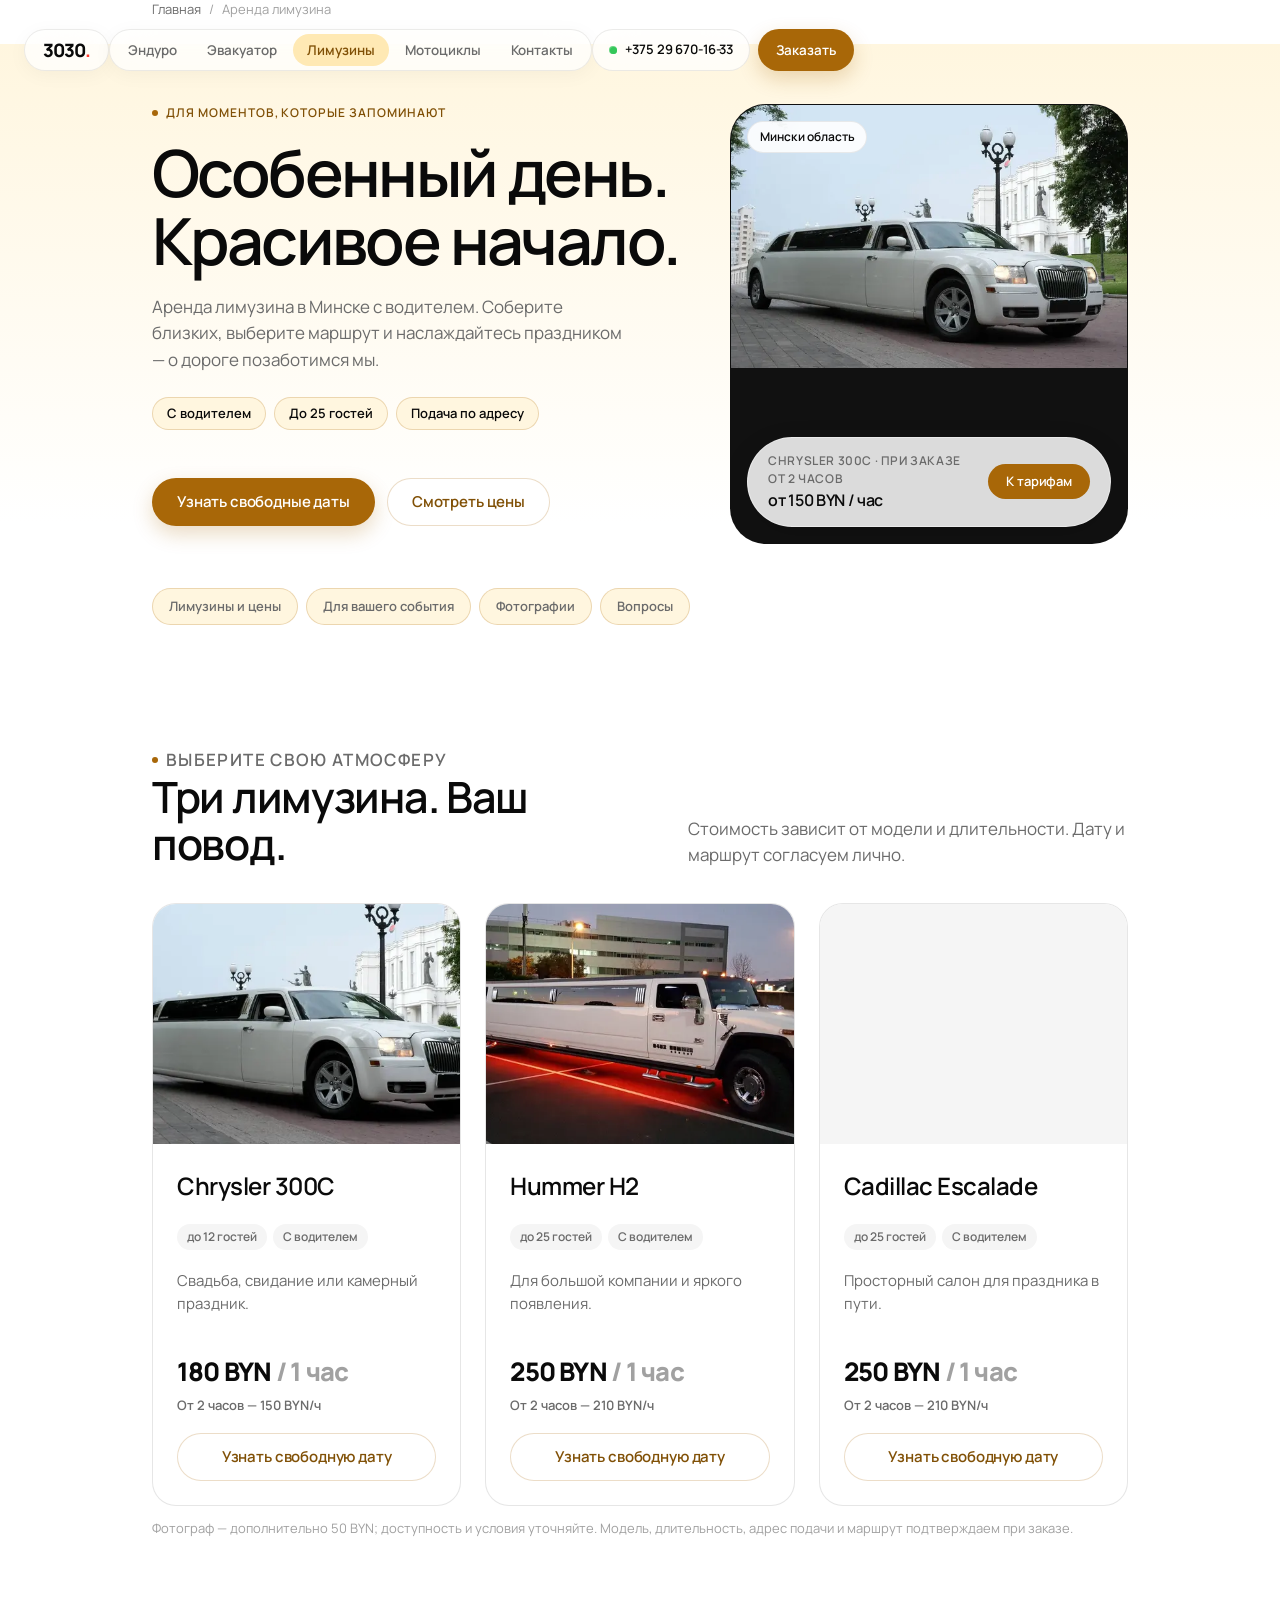
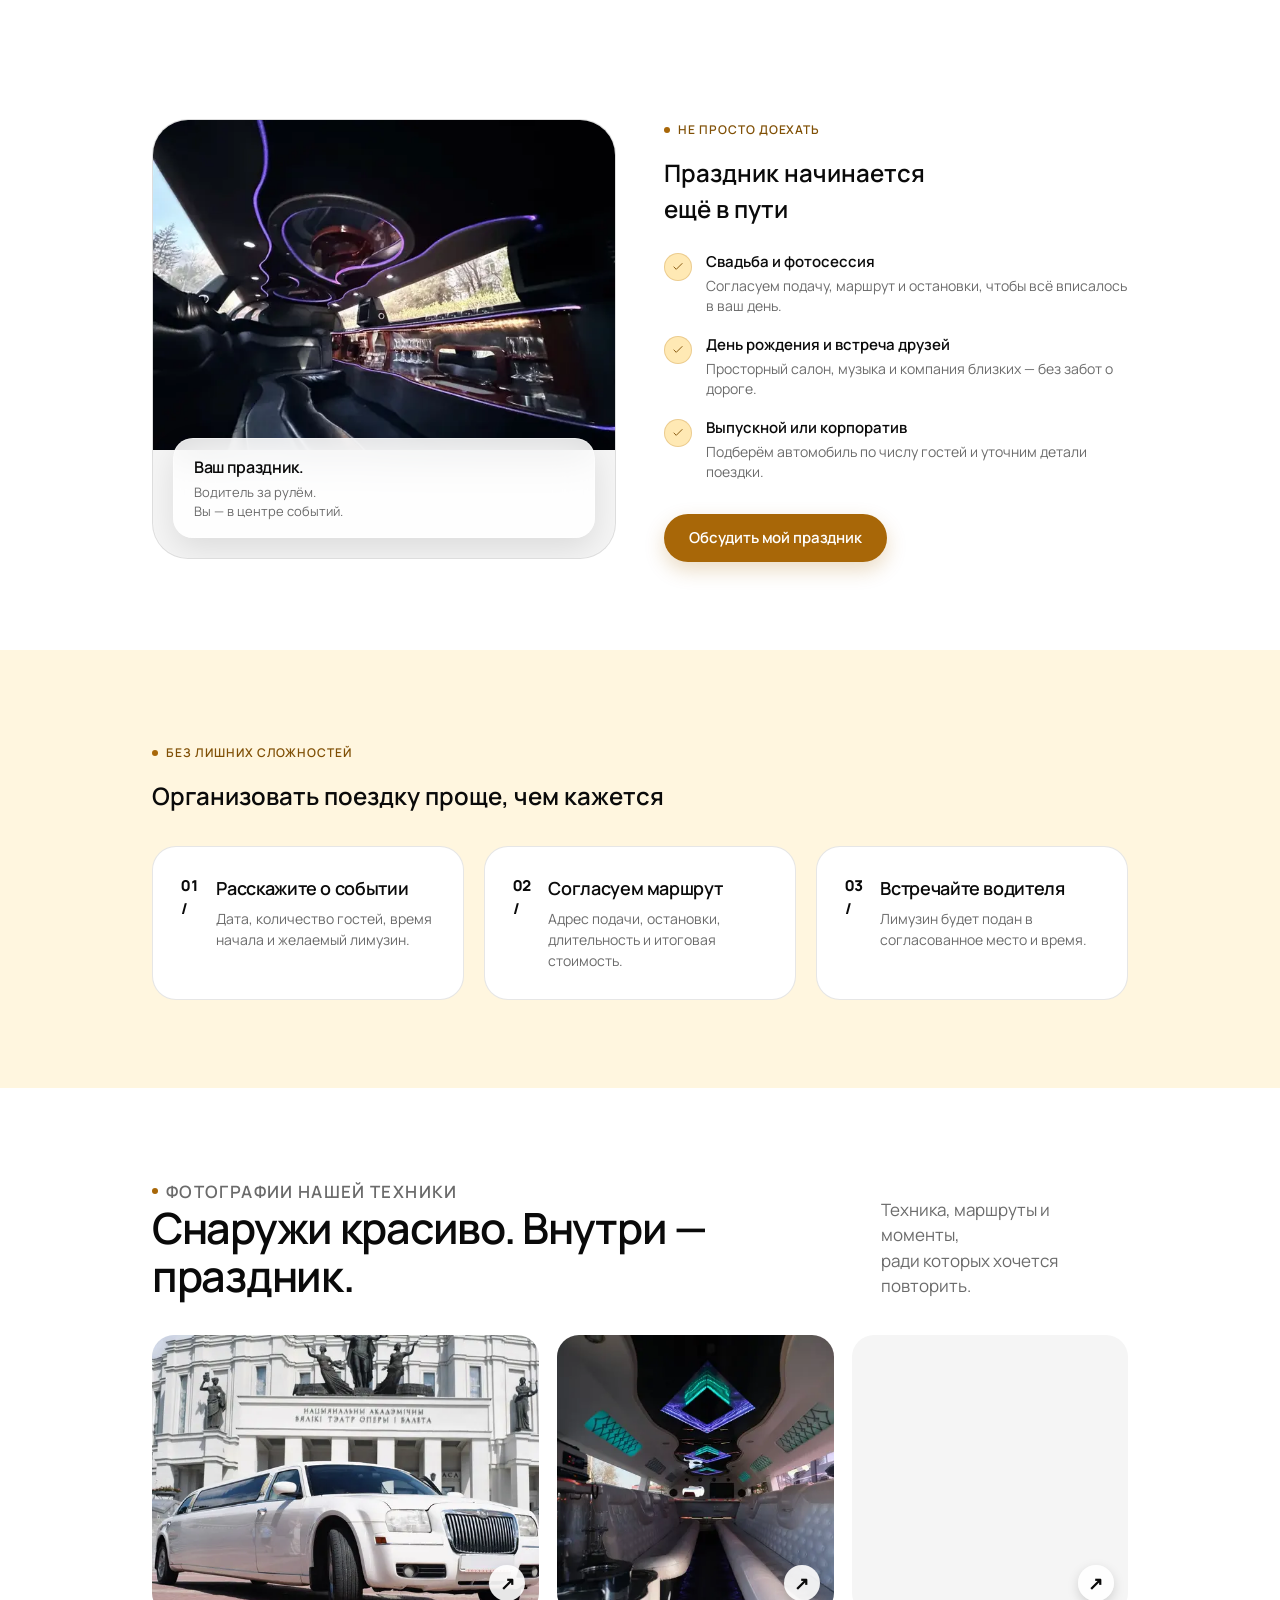
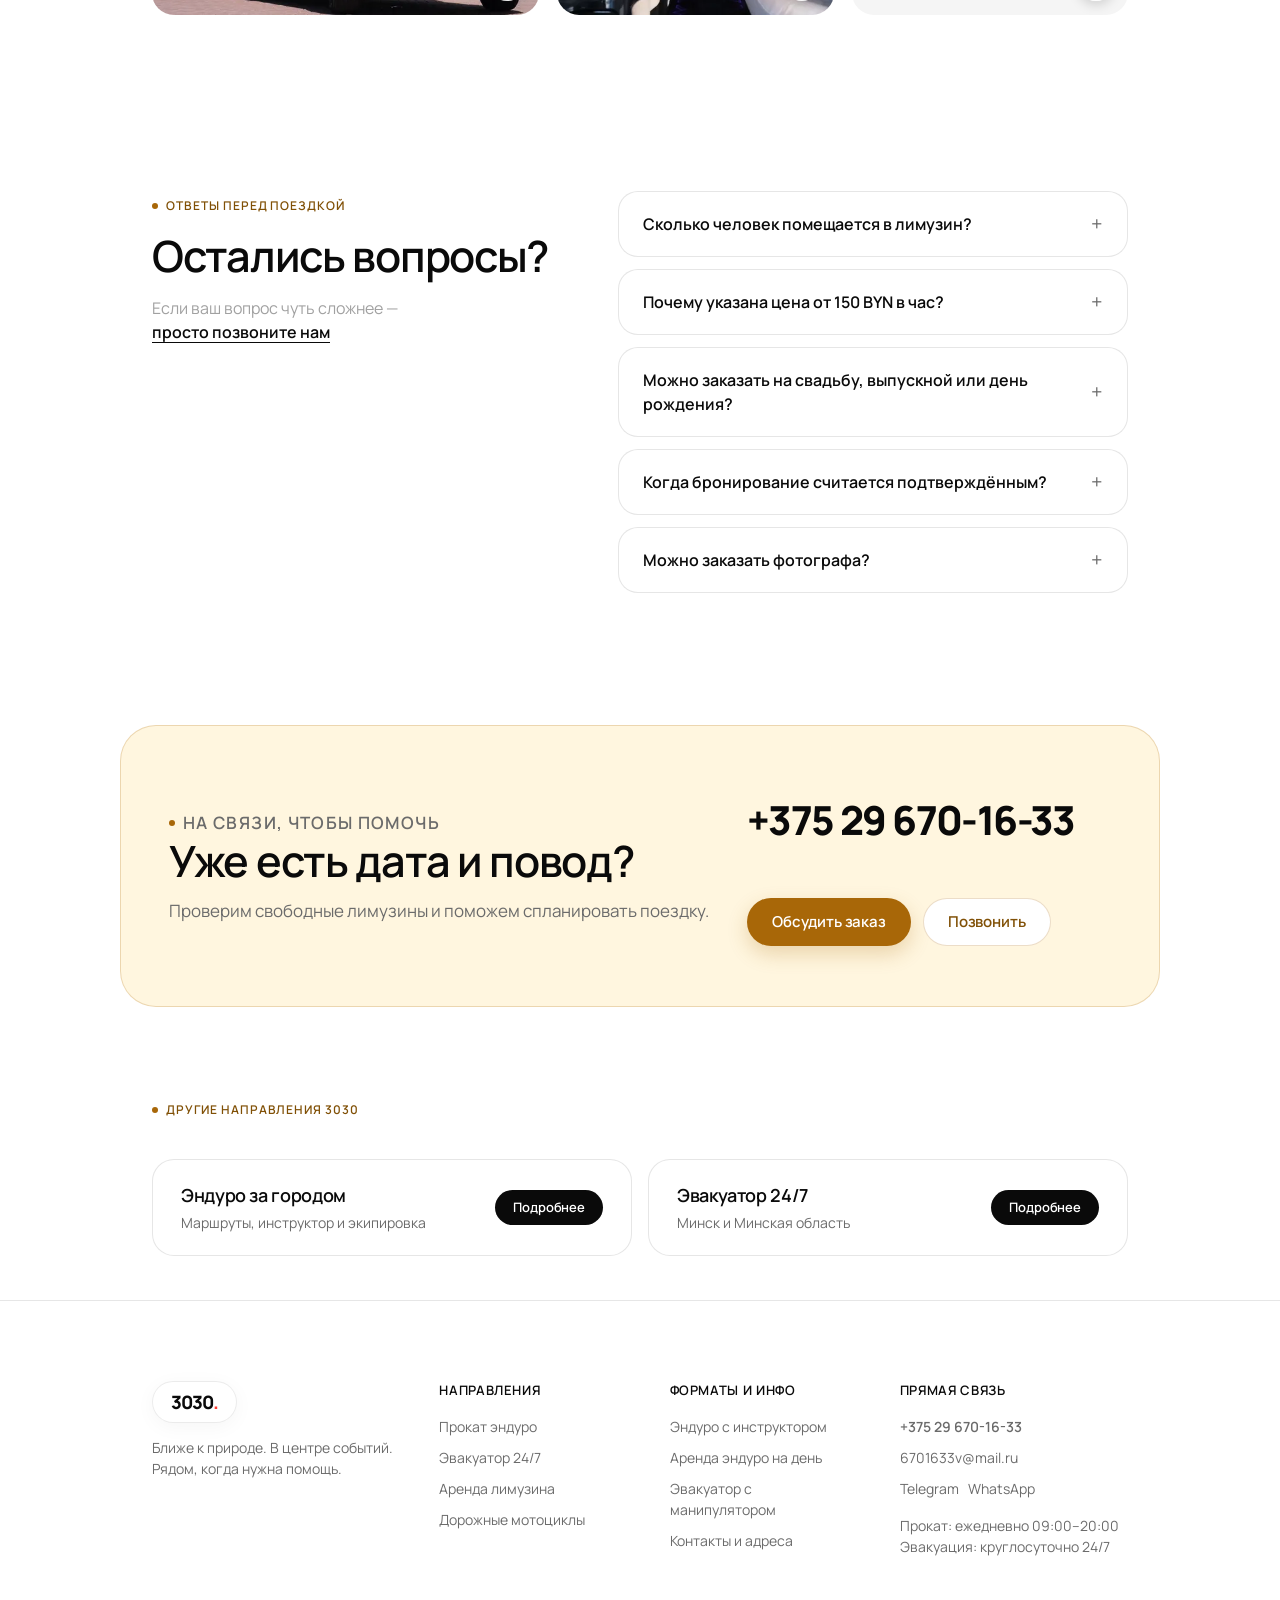
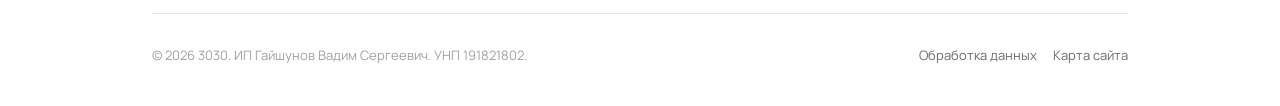
<file: limuzin/index.html>
<!doctype html>
<html lang="ru" class="no-js"><head><meta charset="utf-8"><meta name="viewport" content="width=device-width,initial-scale=1"><title>Аренда лимузина в Минске с водителем — цены | 3030</title><meta name="description" content="Chrysler 300C, Hummer H2 и Cadillac Escalade: лимузины до 25 мест для свадьбы и праздника. Chrysler от 150 BYN/ч при заказе от 2 часов."><meta name="robots" content="noindex,follow"><meta name="theme-color" content="#214d38"><meta name="format-detection" content="telephone=no"><link rel="canonical" href="https://yaroslavkiri4ykknifhit-max.github.io/vadim/limuzin/"><link rel="icon" href="../assets/favicon.svg" type="image/svg+xml"><link rel="apple-touch-icon" href="../assets/apple-touch-icon.png"><meta property="og:type" content="website"><meta property="og:locale" content="ru_RU"><meta property="og:site_name" content="3030"><meta property="og:title" content="Аренда лимузина в Минске с водителем — цены | 3030"><meta property="og:description" content="Chrysler 300C, Hummer H2 и Cadillac Escalade: лимузины до 25 мест для свадьбы и праздника. Chrysler от 150 BYN/ч при заказе от 2 часов."><meta property="og:url" content="https://yaroslavkiri4ykknifhit-max.github.io/vadim/limuzin/"><meta property="og:image" content="https://yaroslavkiri4ykknifhit-max.github.io/vadim/assets/og-cover.jpg"><meta property="og:image:width" content="1200"><meta property="og:image:height" content="630"><meta property="og:image:alt" content="3030: эндуро, эвакуатор и лимузины в Минске"><meta name="twitter:card" content="summary_large_image"><link rel="preload" href="../assets/fonts/manrope-800.woff" as="font" type="font/woff" crossorigin><link rel="stylesheet" href="../assets/site.css"><script src="../assets/site.js" defer></script><script type="application/ld+json">{"@context": "https://schema.org", "@graph": [{"@type": "Organization", "@id": "https://yaroslavkiri4ykknifhit-max.github.io/vadim/#organization", "name": "3030", "legalName": "ИП Гайшунов Вадим Сергеевич", "taxID": "191821802", "url": "https://yaroslavkiri4ykknifhit-max.github.io/vadim/", "telephone": "+375296701633", "email": "6701633v@mail.ru", "logo": "https://yaroslavkiri4ykknifhit-max.github.io/vadim/assets/favicon.svg", "sameAs": ["https://t.me/vadim3030"]}, {"@type": "WebSite", "@id": "https://yaroslavkiri4ykknifhit-max.github.io/vadim/#website", "url": "https://yaroslavkiri4ykknifhit-max.github.io/vadim/", "name": "3030 — прокат и эвакуация в Минске", "inLanguage": "ru-BY", "publisher": {"@id": "https://yaroslavkiri4ykknifhit-max.github.io/vadim/#organization"}}, {"@type": "WebPage", "@id": "https://yaroslavkiri4ykknifhit-max.github.io/vadim/limuzin/#webpage", "url": "https://yaroslavkiri4ykknifhit-max.github.io/vadim/limuzin/", "name": "Аренда лимузина в Минске с водителем — цены | 3030", "description": "Chrysler 300C, Hummer H2 и Cadillac Escalade: лимузины до 25 мест для свадьбы и праздника. Chrysler от 150 BYN/ч при заказе от 2 часов.", "inLanguage": "ru-BY", "isPartOf": {"@id": "https://yaroslavkiri4ykknifhit-max.github.io/vadim/#website"}, "dateModified": "2026-10-06"}, {"@type": "SportsActivityLocation", "@id": "https://yaroslavkiri4ykknifhit-max.github.io/vadim/#enduro-location", "name": "3030 — прокат эндуро в Лусково", "url": "https://yaroslavkiri4ykknifhit-max.github.io/vadim/enduro/", "telephone": "+375296701633", "image": "https://yaroslavkiri4ykknifhit-max.github.io/vadim/assets/images/enduro-6.webp", "parentOrganization": {"@id": "https://yaroslavkiri4ykknifhit-max.github.io/vadim/#organization"}, "address": {"@type": "PostalAddress", "addressLocality": "Лусково", "addressRegion": "Минская область, Минский район", "addressCountry": "BY"}, "openingHoursSpecification": {"@type": "OpeningHoursSpecification", "dayOfWeek": ["Monday", "Tuesday", "Wednesday", "Thursday", "Friday", "Saturday", "Sunday"], "opens": "09:00", "closes": "20:00"}}, {"@type": "BreadcrumbList", "@id": "https://yaroslavkiri4ykknifhit-max.github.io/vadim/limuzin/#breadcrumb", "itemListElement": [{"@type": "ListItem", "position": 1, "name": "Главная", "item": "https://yaroslavkiri4ykknifhit-max.github.io/vadim/"}, {"@type": "ListItem", "position": 2, "name": "Лимузины", "item": "https://yaroslavkiri4ykknifhit-max.github.io/vadim/limuzin/"}]}, {"@type": "Service", "@id": "https://yaroslavkiri4ykknifhit-max.github.io/vadim/limuzin/#service", "name": "Аренда лимузина в Минске", "serviceType": "Аренда лимузина в Минске", "provider": {"@id": "https://yaroslavkiri4ykknifhit-max.github.io/vadim/#organization"}, "areaServed": [{"@type": "City", "name": "Минск"}, {"@type": "AdministrativeArea", "name": "Минская область"}], "url": "https://yaroslavkiri4ykknifhit-max.github.io/vadim/limuzin/", "image": "https://yaroslavkiri4ykknifhit-max.github.io/vadim/assets/images/limuzin-14.webp", "hasOfferCatalog": {"@type": "OfferCatalog", "name": "Тарифы", "itemListElement": [{"@type": "Offer", "name": "Chrysler 300C на 1 час", "price": "180", "priceCurrency": "BYN", "url": "https://yaroslavkiri4ykknifhit-max.github.io/vadim/limuzin/#prices", "description": "От 2 часов — 150 BYN/ч"}, {"@type": "Offer", "name": "Hummer H2 на 1 час", "price": "250", "priceCurrency": "BYN", "url": "https://yaroslavkiri4ykknifhit-max.github.io/vadim/limuzin/#prices", "description": "От 2 часов — 210 BYN/ч"}, {"@type": "Offer", "name": "Cadillac Escalade на 1 час", "price": "250", "priceCurrency": "BYN", "url": "https://yaroslavkiri4ykknifhit-max.github.io/vadim/limuzin/#prices", "description": "От 2 часов — 210 BYN/ч"}]}}]}</script></head><body data-service="limuzin" data-metrika=""><a class="skip-link" href="#main">Перейти к содержанию</a>
    <header class="header"><div class="header-inner"><a class="brand" href="../" aria-label="3030 — главная"><span class="brand-mark">3030<span class="brand-dot">.</span></span></a><nav class="nav" id="navigation" aria-label="Основная навигация"><a href="../enduro/"><span>Эндуро</span></a><a href="../evacuator/"><span>Эвакуатор</span></a><a href="../limuzin/" aria-current="page"><span>Лимузины</span></a><a href="../arenda-moto/"><span>Мотоциклы</span></a><a href="../contacts/"><span>Контакты</span></a></nav><div class="header-contact"><a class="header-phone" href="tel:+375296701633" aria-label="Позвонить: +375 29 670-16-33"><span class="live-indicator"><span class="live-ping"></span><span class="live-dot"></span></span><span>+375 29 670-16-33</span></a><button type="button" class="header-order-btn js-only" data-book="limuzin" data-context="Шапка сайта">Заказать</button><button class="menu-toggle js-only" aria-label="Открыть меню" aria-expanded="false" aria-controls="navigation"><svg width="16" height="16" viewBox="0 0 24 24" fill="none" stroke="currentColor" stroke-width="1.6" stroke-linecap="round" stroke-linejoin="round" aria-hidden="true"><path d="M4 7h16M4 12h16M4 17h16"/></svg></button></div></div></header><main id="main"><div class="container"><nav class="breadcrumbs" aria-label="Хлебные крошки"><a href="../">Главная</a><span aria-hidden="true">/</span><span aria-current="page">Аренда лимузина</span></nav></div><section class="page-hero"><div class="container"><div class="hero-grid"><div class="hero-copy"><p class="eyebrow">Для моментов, которые запоминают</p><h1>Особенный день.<br>Красивое начало.</h1><p class="lead">Аренда лимузина в Минске с водителем. Соберите близких, выберите маршрут и наслаждайтесь праздником — о дороге позаботимся мы.</p><div class="hero-chips"><span>С водителем</span><span>До 25 гостей</span><span>Подача по адресу</span></div><div class="actions"><a class="btn " href="../contacts/#contact" data-book="limuzin" data-context="Особенный день.&lt;br&gt;Красивое начало.">Узнать свободные даты</a><a class="btn secondary" href="#prices">Смотреть цены</a></div></div><div class="hero-photo" ><img src="../assets/images/limuzin-14.webp" srcset="../assets/images/limuzin-14-640.webp 640w, ../assets/images/limuzin-14.webp 1280w" sizes="(max-width: 650px) calc(100vw - 36px), (max-width: 900px) 50vw, 640px" alt="Белый лимузин Chrysler 300C у театра в Минске" width="1280" height="852" class="" fetchpriority="high" loading="eager" decoding="async"><div class="photo-top"><span class="pill">Минск и область</span></div><div class="hero-ticket"><div><small>Chrysler 300C · при заказе от 2 часов</small><strong>от 150 BYN / час</strong></div><a class="hero-ticket-btn" href="#prices">К тарифам</a></div></div></div></div></section><div class="container"><nav aria-label="Разделы страницы"><ul class="quick-nav"><li><a href="#prices">Лимузины и цены</a></li><li><a href="#occasions">Для вашего события</a></li><li><a href="#photos">Фотографии</a></li><li><a href="#faq">Вопросы</a></li></ul></nav></div>
    <section class="section white" id="prices"><div class="container"><div class="section-head"><div><p class="eyebrow">Выберите свою атмосферу</p><h2>Три лимузина. Ваш повод.</h2></div><p>Стоимость зависит от модели и длительности. Дату и маршрут согласуем лично.</p></div><div class="cards"><article class="model-card limo"><div class="model-image"><img src="../assets/images/limuzin-3.webp" srcset="../assets/images/limuzin-3-640.webp 640w, ../assets/images/limuzin-3.webp 1265w" sizes="(max-width: 650px) calc(100vw - 36px), (max-width: 900px) 50vw, 640px" alt="Chrysler 300C — лимузин в Минске" width="1265" height="728" class="" loading="lazy" decoding="async"></div><div class="card-body"><h3>Chrysler 300C</h3><div class="specs"><span>до 12 гостей</span><span>С водителем</span></div><p>Свадьба, свидание или камерный праздник.</p><div class="model-price">180 BYN <span class="small muted">/ 1 час</span></div><div class="price-meta">От 2 часов — 150 BYN/ч</div><a class="btn secondary" href="../contacts/#contact" data-book="limuzin" data-context="Chrysler 300C">Узнать свободную дату</a></div></article><article class="model-card limo"><div class="model-image"><img src="../assets/images/limuzin-5.webp" srcset="../assets/images/limuzin-5-640.webp 640w, ../assets/images/limuzin-5.webp 1280w" sizes="(max-width: 650px) calc(100vw - 36px), (max-width: 900px) 50vw, 640px" alt="Hummer H2 — лимузин в Минске" width="1280" height="720" class="" loading="lazy" decoding="async"></div><div class="card-body"><h3>Hummer H2</h3><div class="specs"><span>до 25 гостей</span><span>С водителем</span></div><p>Для большой компании и яркого появления.</p><div class="model-price">250 BYN <span class="small muted">/ 1 час</span></div><div class="price-meta">От 2 часов — 210 BYN/ч</div><a class="btn secondary" href="../contacts/#contact" data-book="limuzin" data-context="Hummer H2">Узнать свободную дату</a></div></article><article class="model-card limo"><div class="model-image"><img src="../assets/images/limuzin-8.webp" srcset="../assets/images/limuzin-8-640.webp 600w, ../assets/images/limuzin-8.webp 960w" sizes="(max-width: 650px) calc(100vw - 36px), (max-width: 900px) 50vw, 640px" alt="Cadillac Escalade — салон лимузина" width="960" height="1280" class="" loading="lazy" decoding="async"></div><div class="card-body"><h3>Cadillac Escalade</h3><div class="specs"><span>до 25 гостей</span><span>С водителем</span></div><p>Просторный салон для праздника в пути.</p><div class="model-price">250 BYN <span class="small muted">/ 1 час</span></div><div class="price-meta">От 2 часов — 210 BYN/ч</div><a class="btn secondary" href="../contacts/#contact" data-book="limuzin" data-context="Cadillac Escalade">Узнать свободную дату</a></div></article></div><p class="price-note">Фотограф — дополнительно 50 BYN; доступность и условия уточняйте. Модель, длительность, адрес подачи и маршрут подтверждаем при заказе.</p></div></section>
    <section class="section" id="occasions"><div class="container split"><div class="split-photo"><img src="../assets/images/limuzin-4.webp" srcset="../assets/images/limuzin-4-640.webp 640w, ../assets/images/limuzin-4.webp 1280w" sizes="(max-width: 650px) calc(100vw - 36px), (max-width: 900px) 50vw, 640px" alt="Салон лимузина с баром и подсветкой" width="1280" height="914" class="" loading="lazy" decoding="async"><div class="floating-note"><strong>Ваш праздник.</strong><span>Водитель за рулём.<br>Вы — в центре событий.</span></div></div><div><p class="eyebrow">Не просто доехать</p><h2>Праздник начинается<br>ещё в пути</h2><ul class="feature-list"><li><span class="tick"><svg width="16" height="16" viewBox="0 0 24 24" fill="none" stroke="currentColor" stroke-width="1.6" stroke-linecap="round" stroke-linejoin="round" aria-hidden="true"><path d="m5 12 4 4L19 6"/></svg></span><div><strong>Свадьба и фотосессия</strong><p>Согласуем подачу, маршрут и остановки, чтобы всё вписалось в ваш день.</p></div></li><li><span class="tick"><svg width="16" height="16" viewBox="0 0 24 24" fill="none" stroke="currentColor" stroke-width="1.6" stroke-linecap="round" stroke-linejoin="round" aria-hidden="true"><path d="m5 12 4 4L19 6"/></svg></span><div><strong>День рождения и встреча друзей</strong><p>Просторный салон, музыка и компания близких — без забот о дороге.</p></div></li><li><span class="tick"><svg width="16" height="16" viewBox="0 0 24 24" fill="none" stroke="currentColor" stroke-width="1.6" stroke-linecap="round" stroke-linejoin="round" aria-hidden="true"><path d="m5 12 4 4L19 6"/></svg></span><div><strong>Выпускной или корпоратив</strong><p>Подберём автомобиль по числу гостей и уточним детали поездки.</p></div></li></ul><a class="btn " href="../contacts/#contact" data-book="limuzin" data-context="">Обсудить мой праздник</a></div></div></section>
    <section class="section sage"><div class="container"><p class="eyebrow">Без лишних сложностей</p><h2>Организовать поездку проще, чем кажется</h2><div class="steps"><div class="step"><span class="step-index">01 /</span><div><h3>Расскажите о событии</h3><p>Дата, количество гостей, время начала и желаемый лимузин.</p></div></div><div class="step"><span class="step-index">02 /</span><div><h3>Согласуем маршрут</h3><p>Адрес подачи, остановки, длительность и итоговая стоимость.</p></div></div><div class="step"><span class="step-index">03 /</span><div><h3>Встречайте водителя</h3><p>Лимузин будет подан в согласованное место и время.</p></div></div></div></div></section><section class="section white" id="photos"><div class="container"><div class="section-head"><div><p class="eyebrow">Фотографии нашей техники</p><h2>Снаружи красиво. Внутри — праздник.</h2></div><p>Техника, маршруты и моменты,<br>ради которых хочется повторить.</p></div><div class="gallery"><button type="button" data-gallery aria-label="Увеличить: Лимузин Chrysler 300C у Большого театра"><img src="../assets/images/limuzin-10.webp" srcset="../assets/images/limuzin-10-640.webp 640w, ../assets/images/limuzin-10.webp 1280w" sizes="(max-width: 650px) calc(100vw - 36px), (max-width: 900px) 50vw, 640px" alt="Лимузин Chrysler 300C у Большого театра" width="1280" height="853" class="" loading="lazy" decoding="async"></button><button type="button" data-gallery aria-label="Увеличить: Салон лимузина Hummer H2"><img src="../assets/images/limuzin-6.webp" srcset="../assets/images/limuzin-6-640.webp 640w, ../assets/images/limuzin-6.webp 1280w" sizes="(max-width: 650px) calc(100vw - 36px), (max-width: 900px) 50vw, 640px" alt="Салон лимузина Hummer H2" width="1280" height="853" class="" loading="lazy" decoding="async"></button><button type="button" data-gallery aria-label="Увеличить: Вечерняя поездка на лимузине по городу"><img src="../assets/images/limuzin-18.webp" srcset="../assets/images/limuzin-18-640.webp 600w, ../assets/images/limuzin-18.webp 960w" sizes="(max-width: 650px) calc(100vw - 36px), (max-width: 900px) 50vw, 640px" alt="Вечерняя поездка на лимузине по городу" width="960" height="1280" class="" loading="lazy" decoding="async"></button></div></div></section><section class="section" id="faq"><div class="container faq-layout"><div><p class="eyebrow">Ответы перед поездкой</p><h2>Остались вопросы?</h2><p class="muted">Если ваш вопрос чуть сложнее —<br><a class="link" href="tel:+375296701633">просто позвоните нам</a></p></div><div class="faq"><details><summary>Сколько человек помещается в лимузин?</summary><p>Chrysler 300C рассчитан на компанию до 12 человек, Hummer H2 и Cadillac Escalade — до 25. Сообщите число гостей: подтвердим комфортный вариант и доступность автомобиля.</p></details><details><summary>Почему указана цена от 150 BYN в час?</summary><p>Это тариф Chrysler 300C при заказе от двух часов. Один час стоит 180 BYN. Hummer H2 и Cadillac Escalade: один час — 250 BYN, от двух часов — 210 BYN/ч.</p></details><details><summary>Можно заказать на свадьбу, выпускной или день рождения?</summary><p>Да. Согласуем дату, время, маршрут, остановки и количество гостей. Машину с водителем подаём по предварительно согласованному адресу.</p></details><details><summary>Когда бронирование считается подтверждённым?</summary><p>Когда мы проверили доступность машины на выбранную дату и согласовали с вами все условия. Сообщение в мессенджере само по себе не подтверждает бронь.</p></details><details><summary>Можно заказать фотографа?</summary><p>На сайте указан вариант с фотографом за дополнительные 50 BYN. Доступность, продолжительность и условия съёмки уточняйте при бронировании.</p></details></div></div></section><section class="section-sm"><div class="container cta-panel"><div><p class="eyebrow">На связи, чтобы помочь</p><h2>Уже есть дата и повод?</h2><p>Проверим свободные лимузины и поможем спланировать поездку.</p></div><div class="cta-actions"><a class="phone-large" href="tel:+375296701633">+375 29 670-16-33</a><div class="actions"><a class="btn " href="../contacts/#contact" data-book="limuzin" data-context="">Обсудить заказ</a><a class="btn secondary" href="tel:+375296701633">Позвонить</a></div></div></div></section><section class="section-sm"><div class="container"><p class="eyebrow">Другие направления 3030</p><div class="related-grid"><a class="related" href="../enduro/"><div class="related-info"><h3>Эндуро за городом</h3><p>Маршруты, инструктор и экипировка</p></div><span class="related-cta">Подробнее</span></a><a class="related" href="../evacuator/"><div class="related-info"><h3>Эвакуатор 24/7</h3><p>Минск и Минская область</p></div><span class="related-cta">Подробнее</span></a></div></div></section></main><footer class="footer"><div class="container"><div class="footer-grid"><div><a class="brand" href="../" aria-label="3030 — главная"><span class="brand-mark">3030<span class="brand-dot">.</span></span></a><p style="margin-top:14px">Ближе к природе. В центре событий.<br>Рядом, когда нужна помощь.</p></div><div><div class="footer-title">Направления</div><ul><li><a href="../enduro/">Прокат эндуро</a></li><li><a href="../evacuator/">Эвакуатор 24/7</a></li><li><a href="../limuzin/">Аренда лимузина</a></li><li><a href="../arenda-moto/">Дорожные мотоциклы</a></li></ul></div><div><div class="footer-title">Форматы и инфо</div><ul><li><a href="../enduro/s-instruktorom/">Эндуро с инструктором</a></li><li><a href="../enduro/na-den/">Аренда эндуро на день</a></li><li><a href="../evacuator/manipulyator/">Эвакуатор с манипулятором</a></li><li><a href="../contacts/">Контакты и адреса</a></li></ul></div><div><div class="footer-title">Прямая связь</div><ul><li><a href="tel:+375296701633"><strong>+375 29 670-16-33</strong></a></li><li><a href="mailto:6701633v@mail.ru">6701633v@mail.ru</a></li><li><a href="https://t.me/vadim3030" target="_blank" rel="noopener noreferrer" data-messenger="telegram">Telegram</a> &nbsp; <a href="https://wa.me/375296701633" target="_blank" rel="noopener noreferrer" data-messenger="whatsapp">WhatsApp</a></li></ul><p style="margin-top:16px">Прокат: ежедневно 09:00–20:00<br>Эвакуация: круглосуточно 24/7</p></div></div><div class="footer-bottom"><span>© 2026 3030. ИП Гайшунов Вадим Сергеевич. УНП 191821802.</span><div><a href="../privacy/">Обработка данных</a><a href="../sitemap.xml">Карта сайта</a></div></div></div></footer>
    <div class="mobile-bar" aria-label="Быстрая связь"><a class="btn secondary" href="tel:+375296701633">Позвонить</a><a class="btn " href="../contacts/#contact" data-book="limuzin" data-context="">Обсудить заказ</a></div><dialog id="booking-dialog" class="dialog" aria-labelledby="booking-title"><button class="dialog-close" aria-label="Закрыть" data-close><svg width="16" height="16" viewBox="0 0 24 24" fill="none" stroke="currentColor" stroke-width="1.6" stroke-linecap="round" stroke-linejoin="round" aria-hidden="true"><path d="m6 6 12 12M6 18 18 6"/></svg></button><p class="eyebrow">Напрямую владельцу</p><h2 id="booking-title">Давайте договоримся о поездке</h2><p class="dialog-intro">Выберите услугу и напишите нам. Уточним свободное время, детали и стоимость.</p><form id="booking-form"><fieldset class="form-services"><legend>Что вас интересует?</legend><label><input type="radio" name="service" value="enduro" checked><span>Эндуро</span></label><label><input type="radio" name="service" value="evacuator"><span>Эвакуатор</span></label><label><input type="radio" name="service" value="limuzin"><span>Лимузин</span></label><label><input type="radio" name="service" value="moto"><span>Мотоцикл</span></label></fieldset><p id="booking-context" class="small" hidden></p><div class="form-row"><div class="field"><label for="booking-name">Как к вам обращаться</label><input id="booking-name" name="name" autocomplete="given-name" maxlength="60" placeholder="Ваше имя"></div><div class="field"><label for="booking-date">Желаемая дата</label><input id="booking-date" type="date" name="date"></div></div><div class="field"><label for="booking-comment">Пожелания <span class="muted">(необязательно)</span></label><textarea id="booking-comment" name="comment" maxlength="1200" placeholder="Например: едем вдвоём, опыта пока нет"></textarea></div><p class="form-error" id="booking-error" role="alert" hidden></p><div class="form-submit"><button type="submit" name="channel" value="whatsapp" class="btn">В WhatsApp</button><button type="submit" name="channel" value="telegram" class="btn secondary">В Telegram</button></div><p class="form-help">Откроется чат с готовым текстом. Нажмите «Отправить» в мессенджере, чтобы мы получили запрос. Это обращение, а не подтверждённая бронь. <a href="../privacy/">Обработка данных</a>.</p><p id="booking-handoff" role="status" class="form-help" hidden></p><a id="booking-fallback" class="link small" target="_blank" rel="noopener noreferrer" hidden>Открыть чат вручную</a></form><p class="form-help">Нужна помощь сейчас? <a href="tel:+375296701633">+375 29 670-16-33</a></p></dialog><dialog id="lightbox" class="dialog lightbox" aria-label="Просмотр фотографии"><button class="dialog-close" aria-label="Закрыть фотографию" data-close><svg width="16" height="16" viewBox="0 0 24 24" fill="none" stroke="currentColor" stroke-width="1.6" stroke-linecap="round" stroke-linejoin="round" aria-hidden="true"><path d="m6 6 12 12M6 18 18 6"/></svg></button><img id="lightbox-img" alt="" width="1200" height="900"><p id="lightbox-caption"></p></dialog></body></html>
</file>
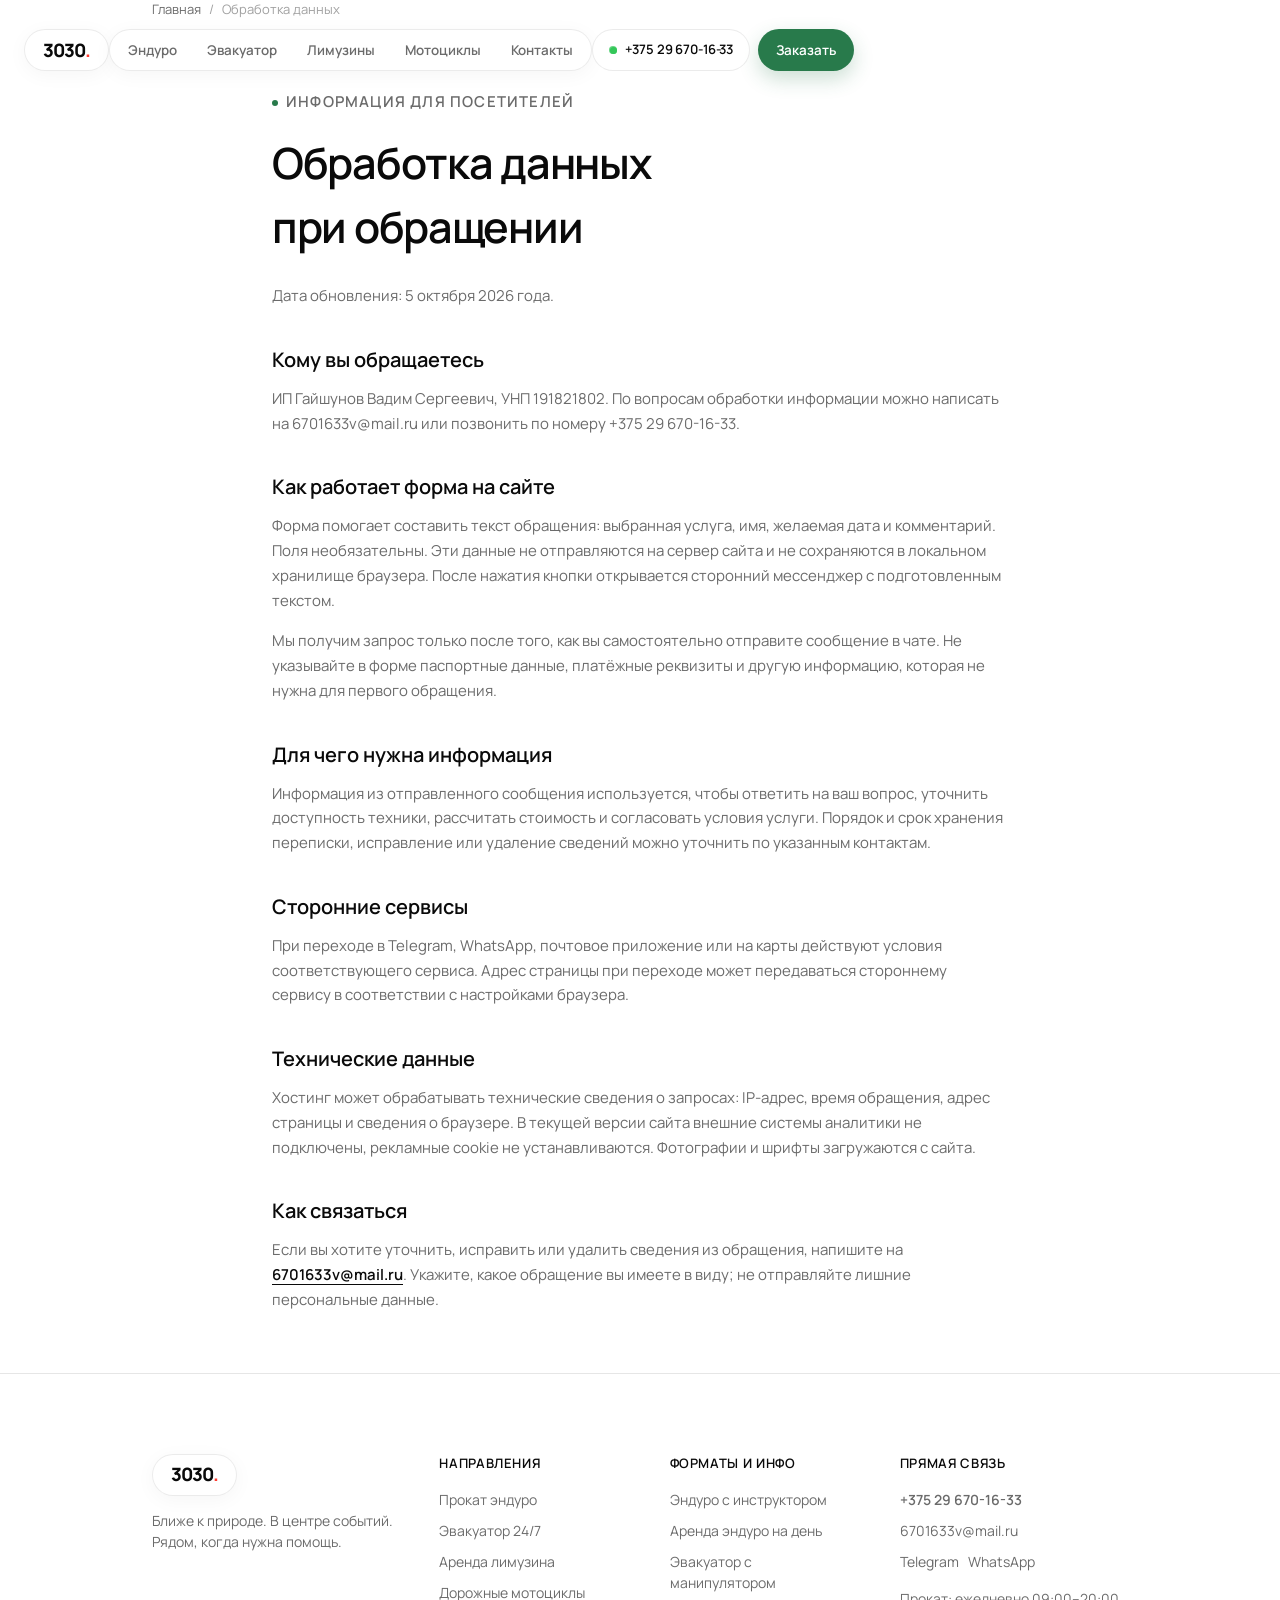
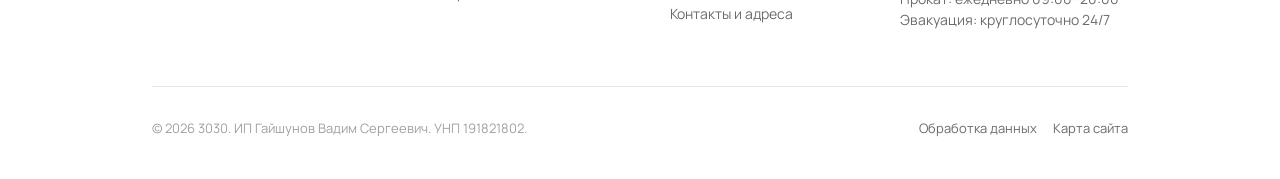
<file: privacy/index.html>
<!doctype html>
<html lang="ru" class="no-js"><head><meta charset="utf-8"><meta name="viewport" content="width=device-width,initial-scale=1"><title>Обработка данных при обращении — 3030</title><meta name="description" content="Как работает форма обращения на сайте 3030, какие данные используются и как связаться по вопросам обработки информации."><meta name="robots" content="noindex,follow"><meta name="theme-color" content="#214d38"><meta name="format-detection" content="telephone=no"><link rel="canonical" href="https://yaroslavkiri4ykknifhit-max.github.io/vadim/privacy/"><link rel="icon" href="../assets/favicon.svg" type="image/svg+xml"><link rel="apple-touch-icon" href="../assets/apple-touch-icon.png"><meta property="og:type" content="website"><meta property="og:locale" content="ru_RU"><meta property="og:site_name" content="3030"><meta property="og:title" content="Обработка данных при обращении — 3030"><meta property="og:description" content="Как работает форма обращения на сайте 3030, какие данные используются и как связаться по вопросам обработки информации."><meta property="og:url" content="https://yaroslavkiri4ykknifhit-max.github.io/vadim/privacy/"><meta property="og:image" content="https://yaroslavkiri4ykknifhit-max.github.io/vadim/assets/og-cover.jpg"><meta property="og:image:width" content="1200"><meta property="og:image:height" content="630"><meta property="og:image:alt" content="3030: эндуро, эвакуатор и лимузины в Минске"><meta name="twitter:card" content="summary_large_image"><link rel="preload" href="../assets/fonts/manrope-800.woff" as="font" type="font/woff" crossorigin><link rel="stylesheet" href="../assets/site.css"><script src="../assets/site.js" defer></script><script type="application/ld+json">{"@context": "https://schema.org", "@graph": [{"@type": "Organization", "@id": "https://yaroslavkiri4ykknifhit-max.github.io/vadim/#organization", "name": "3030", "legalName": "ИП Гайшунов Вадим Сергеевич", "taxID": "191821802", "url": "https://yaroslavkiri4ykknifhit-max.github.io/vadim/", "telephone": "+375296701633", "email": "6701633v@mail.ru", "logo": "https://yaroslavkiri4ykknifhit-max.github.io/vadim/assets/favicon.svg", "sameAs": ["https://t.me/vadim3030"]}, {"@type": "WebSite", "@id": "https://yaroslavkiri4ykknifhit-max.github.io/vadim/#website", "url": "https://yaroslavkiri4ykknifhit-max.github.io/vadim/", "name": "3030 — прокат и эвакуация в Минске", "inLanguage": "ru-BY", "publisher": {"@id": "https://yaroslavkiri4ykknifhit-max.github.io/vadim/#organization"}}, {"@type": "WebPage", "@id": "https://yaroslavkiri4ykknifhit-max.github.io/vadim/privacy/#webpage", "url": "https://yaroslavkiri4ykknifhit-max.github.io/vadim/privacy/", "name": "Обработка данных при обращении — 3030", "description": "Как работает форма обращения на сайте 3030, какие данные используются и как связаться по вопросам обработки информации.", "inLanguage": "ru-BY", "isPartOf": {"@id": "https://yaroslavkiri4ykknifhit-max.github.io/vadim/#website"}, "dateModified": "2026-10-06"}, {"@type": "SportsActivityLocation", "@id": "https://yaroslavkiri4ykknifhit-max.github.io/vadim/#enduro-location", "name": "3030 — прокат эндуро в Лусково", "url": "https://yaroslavkiri4ykknifhit-max.github.io/vadim/enduro/", "telephone": "+375296701633", "image": "https://yaroslavkiri4ykknifhit-max.github.io/vadim/assets/images/enduro-6.webp", "parentOrganization": {"@id": "https://yaroslavkiri4ykknifhit-max.github.io/vadim/#organization"}, "address": {"@type": "PostalAddress", "addressLocality": "Лусково", "addressRegion": "Минская область, Минский район", "addressCountry": "BY"}, "openingHoursSpecification": {"@type": "OpeningHoursSpecification", "dayOfWeek": ["Monday", "Tuesday", "Wednesday", "Thursday", "Friday", "Saturday", "Sunday"], "opens": "09:00", "closes": "20:00"}}, {"@type": "BreadcrumbList", "@id": "https://yaroslavkiri4ykknifhit-max.github.io/vadim/privacy/#breadcrumb", "itemListElement": [{"@type": "ListItem", "position": 1, "name": "Главная", "item": "https://yaroslavkiri4ykknifhit-max.github.io/vadim/"}, {"@type": "ListItem", "position": 2, "name": "Обработка данных", "item": "https://yaroslavkiri4ykknifhit-max.github.io/vadim/privacy/"}]}]}</script></head><body data-service="privacy" data-metrika=""><a class="skip-link" href="#main">Перейти к содержанию</a>
    <header class="header"><div class="header-inner"><a class="brand" href="../" aria-label="3030 — главная"><span class="brand-mark">3030<span class="brand-dot">.</span></span></a><nav class="nav" id="navigation" aria-label="Основная навигация"><a href="../enduro/"><span>Эндуро</span></a><a href="../evacuator/"><span>Эвакуатор</span></a><a href="../limuzin/"><span>Лимузины</span></a><a href="../arenda-moto/"><span>Мотоциклы</span></a><a href="../contacts/"><span>Контакты</span></a></nav><div class="header-contact"><a class="header-phone" href="tel:+375296701633" aria-label="Позвонить: +375 29 670-16-33"><span class="live-indicator"><span class="live-ping"></span><span class="live-dot"></span></span><span>+375 29 670-16-33</span></a><button type="button" class="header-order-btn js-only" data-book="enduro" data-context="Шапка сайта">Заказать</button><button class="menu-toggle js-only" aria-label="Открыть меню" aria-expanded="false" aria-controls="navigation"><svg width="16" height="16" viewBox="0 0 24 24" fill="none" stroke="currentColor" stroke-width="1.6" stroke-linecap="round" stroke-linejoin="round" aria-hidden="true"><path d="M4 7h16M4 12h16M4 17h16"/></svg></button></div></div></header><main id="main"><div class="container"><nav class="breadcrumbs" aria-label="Хлебные крошки"><a href="../">Главная</a><span aria-hidden="true">/</span><span aria-current="page">Обработка данных</span></nav></div><section class="section-sm"><div class="container legal"><p class="eyebrow">Информация для посетителей</p><h1>Обработка данных<br>при обращении</h1><p>Дата обновления: 5 октября 2026 года.</p><h2>Кому вы обращаетесь</h2><p>ИП Гайшунов Вадим Сергеевич, УНП 191821802. По вопросам обработки информации можно написать на <a href="mailto:6701633v@mail.ru">6701633v@mail.ru</a> или позвонить по номеру +375 29 670-16-33.</p><h2>Как работает форма на сайте</h2><p>Форма помогает составить текст обращения: выбранная услуга, имя, желаемая дата и комментарий. Поля необязательны. Эти данные не отправляются на сервер сайта и не сохраняются в локальном хранилище браузера. После нажатия кнопки открывается сторонний мессенджер с подготовленным текстом.</p><p>Мы получим запрос только после того, как вы самостоятельно отправите сообщение в чате. Не указывайте в форме паспортные данные, платёжные реквизиты и другую информацию, которая не нужна для первого обращения.</p><h2>Для чего нужна информация</h2><p>Информация из отправленного сообщения используется, чтобы ответить на ваш вопрос, уточнить доступность техники, рассчитать стоимость и согласовать условия услуги. Порядок и срок хранения переписки, исправление или удаление сведений можно уточнить по указанным контактам.</p><h2>Сторонние сервисы</h2><p>При переходе в Telegram, WhatsApp, почтовое приложение или на карты действуют условия соответствующего сервиса. Адрес страницы при переходе может передаваться стороннему сервису в соответствии с настройками браузера.</p><h2>Технические данные</h2><p>Хостинг может обрабатывать технические сведения о запросах: IP-адрес, время обращения, адрес страницы и сведения о браузере. В текущей версии сайта внешние системы аналитики не подключены, рекламные cookie не устанавливаются. Фотографии и шрифты загружаются с сайта.</p><h2>Как связаться</h2><p>Если вы хотите уточнить, исправить или удалить сведения из обращения, напишите на <a class="link" href="mailto:6701633v@mail.ru">6701633v@mail.ru</a>. Укажите, какое обращение вы имеете в виду; не отправляйте лишние персональные данные.</p></div></section></main><footer class="footer"><div class="container"><div class="footer-grid"><div><a class="brand" href="../" aria-label="3030 — главная"><span class="brand-mark">3030<span class="brand-dot">.</span></span></a><p style="margin-top:14px">Ближе к природе. В центре событий.<br>Рядом, когда нужна помощь.</p></div><div><div class="footer-title">Направления</div><ul><li><a href="../enduro/">Прокат эндуро</a></li><li><a href="../evacuator/">Эвакуатор 24/7</a></li><li><a href="../limuzin/">Аренда лимузина</a></li><li><a href="../arenda-moto/">Дорожные мотоциклы</a></li></ul></div><div><div class="footer-title">Форматы и инфо</div><ul><li><a href="../enduro/s-instruktorom/">Эндуро с инструктором</a></li><li><a href="../enduro/na-den/">Аренда эндуро на день</a></li><li><a href="../evacuator/manipulyator/">Эвакуатор с манипулятором</a></li><li><a href="../contacts/">Контакты и адреса</a></li></ul></div><div><div class="footer-title">Прямая связь</div><ul><li><a href="tel:+375296701633"><strong>+375 29 670-16-33</strong></a></li><li><a href="mailto:6701633v@mail.ru">6701633v@mail.ru</a></li><li><a href="https://t.me/vadim3030" target="_blank" rel="noopener noreferrer" data-messenger="telegram">Telegram</a> &nbsp; <a href="https://wa.me/375296701633" target="_blank" rel="noopener noreferrer" data-messenger="whatsapp">WhatsApp</a></li></ul><p style="margin-top:16px">Прокат: ежедневно 09:00–20:00<br>Эвакуация: круглосуточно 24/7</p></div></div><div class="footer-bottom"><span>© 2026 3030. ИП Гайшунов Вадим Сергеевич. УНП 191821802.</span><div><a href="../privacy/">Обработка данных</a><a href="../sitemap.xml">Карта сайта</a></div></div></div></footer>
    <div class="mobile-bar" aria-label="Быстрая связь"><a class="btn secondary" href="tel:+375296701633">Позвонить</a><a class="btn " href="../contacts/#contact" data-book="enduro" data-context="">Обсудить заказ</a></div><dialog id="booking-dialog" class="dialog" aria-labelledby="booking-title"><button class="dialog-close" aria-label="Закрыть" data-close><svg width="16" height="16" viewBox="0 0 24 24" fill="none" stroke="currentColor" stroke-width="1.6" stroke-linecap="round" stroke-linejoin="round" aria-hidden="true"><path d="m6 6 12 12M6 18 18 6"/></svg></button><p class="eyebrow">Напрямую владельцу</p><h2 id="booking-title">Давайте договоримся о поездке</h2><p class="dialog-intro">Выберите услугу и напишите нам. Уточним свободное время, детали и стоимость.</p><form id="booking-form"><fieldset class="form-services"><legend>Что вас интересует?</legend><label><input type="radio" name="service" value="enduro" checked><span>Эндуро</span></label><label><input type="radio" name="service" value="evacuator"><span>Эвакуатор</span></label><label><input type="radio" name="service" value="limuzin"><span>Лимузин</span></label><label><input type="radio" name="service" value="moto"><span>Мотоцикл</span></label></fieldset><p id="booking-context" class="small" hidden></p><div class="form-row"><div class="field"><label for="booking-name">Как к вам обращаться</label><input id="booking-name" name="name" autocomplete="given-name" maxlength="60" placeholder="Ваше имя"></div><div class="field"><label for="booking-date">Желаемая дата</label><input id="booking-date" type="date" name="date"></div></div><div class="field"><label for="booking-comment">Пожелания <span class="muted">(необязательно)</span></label><textarea id="booking-comment" name="comment" maxlength="1200" placeholder="Например: едем вдвоём, опыта пока нет"></textarea></div><p class="form-error" id="booking-error" role="alert" hidden></p><div class="form-submit"><button type="submit" name="channel" value="whatsapp" class="btn">В WhatsApp</button><button type="submit" name="channel" value="telegram" class="btn secondary">В Telegram</button></div><p class="form-help">Откроется чат с готовым текстом. Нажмите «Отправить» в мессенджере, чтобы мы получили запрос. Это обращение, а не подтверждённая бронь. <a href="../privacy/">Обработка данных</a>.</p><p id="booking-handoff" role="status" class="form-help" hidden></p><a id="booking-fallback" class="link small" target="_blank" rel="noopener noreferrer" hidden>Открыть чат вручную</a></form><p class="form-help">Нужна помощь сейчас? <a href="tel:+375296701633">+375 29 670-16-33</a></p></dialog><dialog id="lightbox" class="dialog lightbox" aria-label="Просмотр фотографии"><button class="dialog-close" aria-label="Закрыть фотографию" data-close><svg width="16" height="16" viewBox="0 0 24 24" fill="none" stroke="currentColor" stroke-width="1.6" stroke-linecap="round" stroke-linejoin="round" aria-hidden="true"><path d="m6 6 12 12M6 18 18 6"/></svg></button><img id="lightbox-img" alt="" width="1200" height="900"><p id="lightbox-caption"></p></dialog></body></html>
</file>
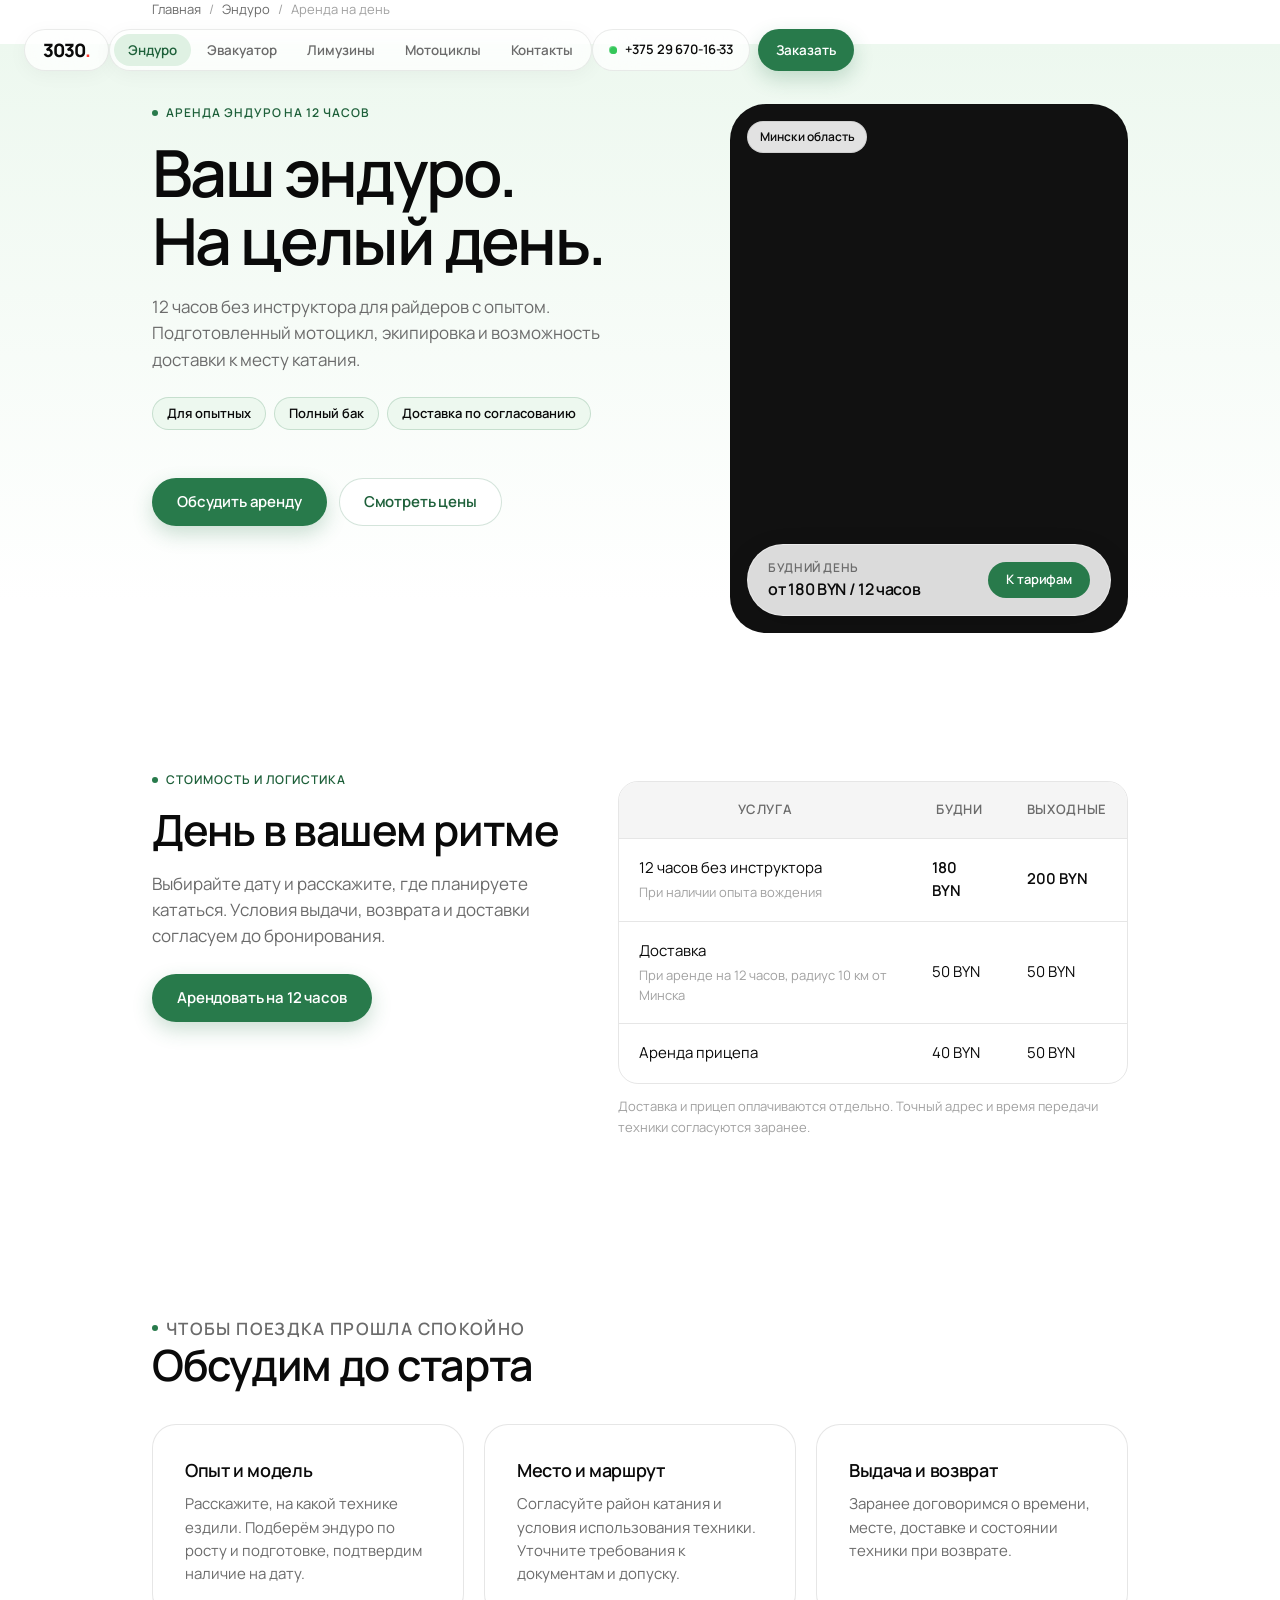
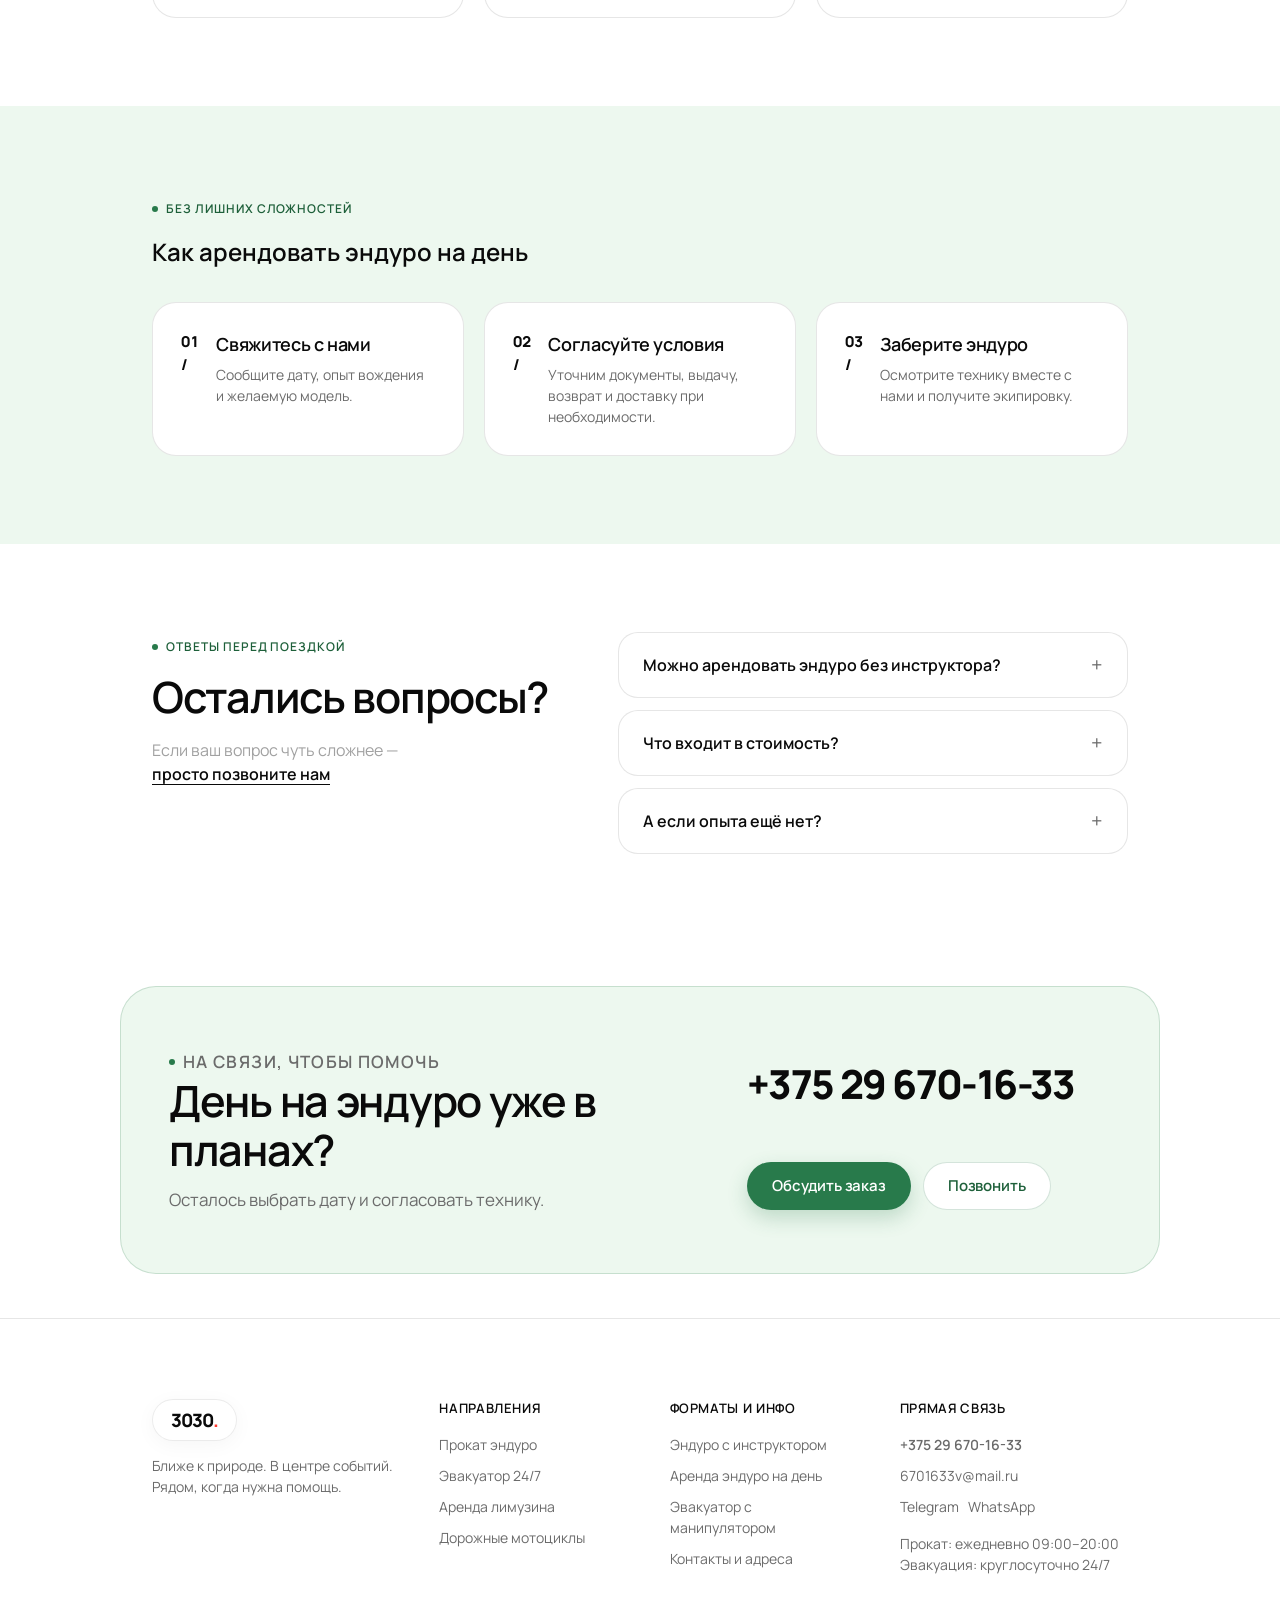
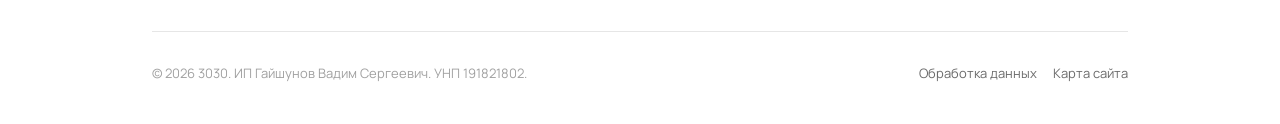
<file: enduro/na-den/index.html>
<!doctype html>
<html lang="ru" class="no-js"><head><meta charset="utf-8"><meta name="viewport" content="width=device-width,initial-scale=1"><title>Аренда эндуро на день в Минске — 12 часов от 180 BYN | 3030</title><meta name="description" content="Эндуро без инструктора на 12 часов для опытных райдеров: 180 BYN в будни, 200 BYN в выходные. Доставка от Минска, экипировка, аренда прицепа."><meta name="robots" content="noindex,follow"><meta name="theme-color" content="#214d38"><meta name="format-detection" content="telephone=no"><link rel="canonical" href="https://yaroslavkiri4ykknifhit-max.github.io/vadim/enduro/na-den/"><link rel="icon" href="../../assets/favicon.svg" type="image/svg+xml"><link rel="apple-touch-icon" href="../../assets/apple-touch-icon.png"><meta property="og:type" content="website"><meta property="og:locale" content="ru_RU"><meta property="og:site_name" content="3030"><meta property="og:title" content="Аренда эндуро на день в Минске — 12 часов от 180 BYN | 3030"><meta property="og:description" content="Эндуро без инструктора на 12 часов для опытных райдеров: 180 BYN в будни, 200 BYN в выходные. Доставка от Минска, экипировка, аренда прицепа."><meta property="og:url" content="https://yaroslavkiri4ykknifhit-max.github.io/vadim/enduro/na-den/"><meta property="og:image" content="https://yaroslavkiri4ykknifhit-max.github.io/vadim/assets/og-cover.jpg"><meta property="og:image:width" content="1200"><meta property="og:image:height" content="630"><meta property="og:image:alt" content="3030: эндуро, эвакуатор и лимузины в Минске"><meta name="twitter:card" content="summary_large_image"><link rel="preload" href="../../assets/fonts/manrope-800.woff" as="font" type="font/woff" crossorigin><link rel="stylesheet" href="../../assets/site.css"><script src="../../assets/site.js" defer></script><script type="application/ld+json">{"@context": "https://schema.org", "@graph": [{"@type": "Organization", "@id": "https://yaroslavkiri4ykknifhit-max.github.io/vadim/#organization", "name": "3030", "legalName": "ИП Гайшунов Вадим Сергеевич", "taxID": "191821802", "url": "https://yaroslavkiri4ykknifhit-max.github.io/vadim/", "telephone": "+375296701633", "email": "6701633v@mail.ru", "logo": "https://yaroslavkiri4ykknifhit-max.github.io/vadim/assets/favicon.svg", "sameAs": ["https://t.me/vadim3030"]}, {"@type": "WebSite", "@id": "https://yaroslavkiri4ykknifhit-max.github.io/vadim/#website", "url": "https://yaroslavkiri4ykknifhit-max.github.io/vadim/", "name": "3030 — прокат и эвакуация в Минске", "inLanguage": "ru-BY", "publisher": {"@id": "https://yaroslavkiri4ykknifhit-max.github.io/vadim/#organization"}}, {"@type": "WebPage", "@id": "https://yaroslavkiri4ykknifhit-max.github.io/vadim/enduro/na-den/#webpage", "url": "https://yaroslavkiri4ykknifhit-max.github.io/vadim/enduro/na-den/", "name": "Аренда эндуро на день в Минске — 12 часов от 180 BYN | 3030", "description": "Эндуро без инструктора на 12 часов для опытных райдеров: 180 BYN в будни, 200 BYN в выходные. Доставка от Минска, экипировка, аренда прицепа.", "inLanguage": "ru-BY", "isPartOf": {"@id": "https://yaroslavkiri4ykknifhit-max.github.io/vadim/#website"}, "dateModified": "2026-10-06"}, {"@type": "SportsActivityLocation", "@id": "https://yaroslavkiri4ykknifhit-max.github.io/vadim/#enduro-location", "name": "3030 — прокат эндуро в Лусково", "url": "https://yaroslavkiri4ykknifhit-max.github.io/vadim/enduro/", "telephone": "+375296701633", "image": "https://yaroslavkiri4ykknifhit-max.github.io/vadim/assets/images/enduro-6.webp", "parentOrganization": {"@id": "https://yaroslavkiri4ykknifhit-max.github.io/vadim/#organization"}, "address": {"@type": "PostalAddress", "addressLocality": "Лусково", "addressRegion": "Минская область, Минский район", "addressCountry": "BY"}, "openingHoursSpecification": {"@type": "OpeningHoursSpecification", "dayOfWeek": ["Monday", "Tuesday", "Wednesday", "Thursday", "Friday", "Saturday", "Sunday"], "opens": "09:00", "closes": "20:00"}}, {"@type": "BreadcrumbList", "@id": "https://yaroslavkiri4ykknifhit-max.github.io/vadim/enduro/na-den/#breadcrumb", "itemListElement": [{"@type": "ListItem", "position": 1, "name": "Главная", "item": "https://yaroslavkiri4ykknifhit-max.github.io/vadim/"}, {"@type": "ListItem", "position": 2, "name": "Эндуро", "item": "https://yaroslavkiri4ykknifhit-max.github.io/vadim/enduro/"}, {"@type": "ListItem", "position": 3, "name": "На день", "item": "https://yaroslavkiri4ykknifhit-max.github.io/vadim/enduro/na-den/"}]}, {"@type": "Service", "@id": "https://yaroslavkiri4ykknifhit-max.github.io/vadim/enduro/na-den/#service", "name": "Аренда эндуро на 12 часов", "serviceType": "Аренда эндуро на 12 часов", "provider": {"@id": "https://yaroslavkiri4ykknifhit-max.github.io/vadim/#organization"}, "areaServed": [{"@type": "City", "name": "Минск"}, {"@type": "AdministrativeArea", "name": "Минская область"}], "url": "https://yaroslavkiri4ykknifhit-max.github.io/vadim/enduro/na-den/", "image": "https://yaroslavkiri4ykknifhit-max.github.io/vadim/assets/images/enduro-10.webp", "hasOfferCatalog": {"@type": "OfferCatalog", "name": "Тарифы", "itemListElement": [{"@type": "Offer", "name": "12 часов без инструктора", "price": "180", "priceCurrency": "BYN", "url": "https://yaroslavkiri4ykknifhit-max.github.io/vadim/enduro/na-den/#prices", "description": "При наличии опыта. Будни — 180 BYN, выходные — 200 BYN"}]}}]}</script></head><body data-service="enduro" data-metrika=""><a class="skip-link" href="#main">Перейти к содержанию</a>
    <header class="header"><div class="header-inner"><a class="brand" href="../../" aria-label="3030 — главная"><span class="brand-mark">3030<span class="brand-dot">.</span></span></a><nav class="nav" id="navigation" aria-label="Основная навигация"><a href="../../enduro/" aria-current="page"><span>Эндуро</span></a><a href="../../evacuator/"><span>Эвакуатор</span></a><a href="../../limuzin/"><span>Лимузины</span></a><a href="../../arenda-moto/"><span>Мотоциклы</span></a><a href="../../contacts/"><span>Контакты</span></a></nav><div class="header-contact"><a class="header-phone" href="tel:+375296701633" aria-label="Позвонить: +375 29 670-16-33"><span class="live-indicator"><span class="live-ping"></span><span class="live-dot"></span></span><span>+375 29 670-16-33</span></a><button type="button" class="header-order-btn js-only" data-book="enduro" data-context="Шапка сайта">Заказать</button><button class="menu-toggle js-only" aria-label="Открыть меню" aria-expanded="false" aria-controls="navigation"><svg width="16" height="16" viewBox="0 0 24 24" fill="none" stroke="currentColor" stroke-width="1.6" stroke-linecap="round" stroke-linejoin="round" aria-hidden="true"><path d="M4 7h16M4 12h16M4 17h16"/></svg></button></div></div></header><main id="main"><div class="container"><nav class="breadcrumbs" aria-label="Хлебные крошки"><a href="../../">Главная</a><span aria-hidden="true">/</span><a href="../../enduro/">Эндуро</a><span aria-hidden="true">/</span><span aria-current="page">Аренда на день</span></nav></div><section class="page-hero"><div class="container"><div class="hero-grid"><div class="hero-copy"><p class="eyebrow">Аренда эндуро на 12 часов</p><h1>Ваш эндуро.<br>На целый день.</h1><p class="lead">12 часов без инструктора для райдеров с опытом. Подготовленный мотоцикл, экипировка и возможность доставки к месту катания.</p><div class="hero-chips"><span>Для опытных</span><span>Полный бак</span><span>Доставка по согласованию</span></div><div class="actions"><a class="btn " href="../../contacts/#contact" data-book="enduro" data-context="Ваш эндуро.&lt;br&gt;На целый день.">Обсудить аренду</a><a class="btn secondary" href="#prices">Смотреть цены</a></div></div><div class="hero-photo" ><img src="../../assets/images/enduro-10.webp" srcset="../../assets/images/enduro-10-640.webp 600w, ../../assets/images/enduro-10.webp 960w" sizes="(max-width: 650px) calc(100vw - 36px), (max-width: 900px) 50vw, 640px" alt="Эндуро на фоне полей Минского района" width="960" height="1280" class="" fetchpriority="high" loading="eager" decoding="async"><div class="photo-top"><span class="pill">Минск и область</span></div><div class="hero-ticket"><div><small>Будний день</small><strong>от 180 BYN / 12 часов</strong></div><a class="hero-ticket-btn" href="#prices">К тарифам</a></div></div></div></div></section>
    <section class="section white" id="prices"><div class="container prices-layout"><div><p class="eyebrow">Стоимость и логистика</p><h2>День в вашем ритме</h2><p class="lead">Выбирайте дату и расскажите, где планируете кататься. Условия выдачи, возврата и доставки согласуем до бронирования.</p><a class="btn " href="../../contacts/#contact" data-book="enduro" data-context="12 часов без инструктора">Арендовать на 12 часов</a></div><div><table class="price-table"><thead><tr><th scope="col">Услуга</th><th scope="col">Будни</th><th scope="col">Выходные</th></tr></thead><tbody><tr><td>12 часов без инструктора<small>При наличии опыта вождения</small></td><td><strong>180 BYN</strong></td><td><strong>200 BYN</strong></td></tr><tr><td>Доставка<small>При аренде на 12 часов, радиус 10 км от Минска</small></td><td>50 BYN</td><td>50 BYN</td></tr><tr><td>Аренда прицепа</td><td>40 BYN</td><td>50 BYN</td></tr></tbody></table><p class="price-note">Доставка и прицеп оплачиваются отдельно. Точный адрес и время передачи техники согласуются заранее.</p></div></div></section>
    <section class="section"><div class="container"><div class="section-head"><div><p class="eyebrow">Чтобы поездка прошла спокойно</p><h2>Обсудим до старта</h2></div></div><div class="info-grid"><article class="info-card"><h3>Опыт и модель</h3><p>Расскажите, на какой технике ездили. Подберём эндуро по росту и подготовке, подтвердим наличие на дату.</p></article><article class="info-card"><h3>Место и маршрут</h3><p>Согласуйте район катания и условия использования техники. Уточните требования к документам и допуску.</p></article><article class="info-card"><h3>Выдача и возврат</h3><p>Заранее договоримся о времени, месте, доставке и состоянии техники при возврате.</p></article></div></div></section>
    <section class="section sage"><div class="container"><p class="eyebrow">Без лишних сложностей</p><h2>Как арендовать эндуро на день</h2><div class="steps"><div class="step"><span class="step-index">01 /</span><div><h3>Свяжитесь с нами</h3><p>Сообщите дату, опыт вождения и желаемую модель.</p></div></div><div class="step"><span class="step-index">02 /</span><div><h3>Согласуйте условия</h3><p>Уточним документы, выдачу, возврат и доставку при необходимости.</p></div></div><div class="step"><span class="step-index">03 /</span><div><h3>Заберите эндуро</h3><p>Осмотрите технику вместе с нами и получите экипировку.</p></div></div></div></div></section><section class="section" id="faq"><div class="container faq-layout"><div><p class="eyebrow">Ответы перед поездкой</p><h2>Остались вопросы?</h2><p class="muted">Если ваш вопрос чуть сложнее —<br><a class="link" href="tel:+375296701633">просто позвоните нам</a></p></div><div class="faq"><details><summary>Можно арендовать эндуро без инструктора?</summary><p>Да, на 12 часов при наличии опыта: 180 BYN в будни и 200 BYN в выходные. Доставка при такой аренде — 50 BYN в радиусе 10 км от Минска. Условия и маршрут согласуем перед выдачей.</p></details><details><summary>Что входит в стоимость?</summary><p>Мотоцикл, полный бак и экипировка: шлем, защита тела, перчатки, мотоштаны, наколенники и мотоботы. В двухчасовой формат входит сопровождение инструктора.</p></details><details><summary>А если опыта ещё нет?</summary><p>Начните с <a class="link" href="../../enduro/s-instruktorom/">двухчасовой поездки с инструктором</a>. Она стоит 150 BYN в будни и 180 BYN в выходные.</p></details></div></div></section><section class="section-sm"><div class="container cta-panel"><div><p class="eyebrow">На связи, чтобы помочь</p><h2>День на эндуро уже в планах?</h2><p>Осталось выбрать дату и согласовать технику.</p></div><div class="cta-actions"><a class="phone-large" href="tel:+375296701633">+375 29 670-16-33</a><div class="actions"><a class="btn " href="../../contacts/#contact" data-book="enduro" data-context="">Обсудить заказ</a><a class="btn secondary" href="tel:+375296701633">Позвонить</a></div></div></div></section></main><footer class="footer"><div class="container"><div class="footer-grid"><div><a class="brand" href="../../" aria-label="3030 — главная"><span class="brand-mark">3030<span class="brand-dot">.</span></span></a><p style="margin-top:14px">Ближе к природе. В центре событий.<br>Рядом, когда нужна помощь.</p></div><div><div class="footer-title">Направления</div><ul><li><a href="../../enduro/">Прокат эндуро</a></li><li><a href="../../evacuator/">Эвакуатор 24/7</a></li><li><a href="../../limuzin/">Аренда лимузина</a></li><li><a href="../../arenda-moto/">Дорожные мотоциклы</a></li></ul></div><div><div class="footer-title">Форматы и инфо</div><ul><li><a href="../../enduro/s-instruktorom/">Эндуро с инструктором</a></li><li><a href="../../enduro/na-den/">Аренда эндуро на день</a></li><li><a href="../../evacuator/manipulyator/">Эвакуатор с манипулятором</a></li><li><a href="../../contacts/">Контакты и адреса</a></li></ul></div><div><div class="footer-title">Прямая связь</div><ul><li><a href="tel:+375296701633"><strong>+375 29 670-16-33</strong></a></li><li><a href="mailto:6701633v@mail.ru">6701633v@mail.ru</a></li><li><a href="https://t.me/vadim3030" target="_blank" rel="noopener noreferrer" data-messenger="telegram">Telegram</a> &nbsp; <a href="https://wa.me/375296701633" target="_blank" rel="noopener noreferrer" data-messenger="whatsapp">WhatsApp</a></li></ul><p style="margin-top:16px">Прокат: ежедневно 09:00–20:00<br>Эвакуация: круглосуточно 24/7</p></div></div><div class="footer-bottom"><span>© 2026 3030. ИП Гайшунов Вадим Сергеевич. УНП 191821802.</span><div><a href="../../privacy/">Обработка данных</a><a href="../../sitemap.xml">Карта сайта</a></div></div></div></footer>
    <div class="mobile-bar" aria-label="Быстрая связь"><a class="btn secondary" href="tel:+375296701633">Позвонить</a><a class="btn " href="../../contacts/#contact" data-book="enduro" data-context="">Обсудить заказ</a></div><dialog id="booking-dialog" class="dialog" aria-labelledby="booking-title"><button class="dialog-close" aria-label="Закрыть" data-close><svg width="16" height="16" viewBox="0 0 24 24" fill="none" stroke="currentColor" stroke-width="1.6" stroke-linecap="round" stroke-linejoin="round" aria-hidden="true"><path d="m6 6 12 12M6 18 18 6"/></svg></button><p class="eyebrow">Напрямую владельцу</p><h2 id="booking-title">Давайте договоримся о поездке</h2><p class="dialog-intro">Выберите услугу и напишите нам. Уточним свободное время, детали и стоимость.</p><form id="booking-form"><fieldset class="form-services"><legend>Что вас интересует?</legend><label><input type="radio" name="service" value="enduro" checked><span>Эндуро</span></label><label><input type="radio" name="service" value="evacuator"><span>Эвакуатор</span></label><label><input type="radio" name="service" value="limuzin"><span>Лимузин</span></label><label><input type="radio" name="service" value="moto"><span>Мотоцикл</span></label></fieldset><p id="booking-context" class="small" hidden></p><div class="form-row"><div class="field"><label for="booking-name">Как к вам обращаться</label><input id="booking-name" name="name" autocomplete="given-name" maxlength="60" placeholder="Ваше имя"></div><div class="field"><label for="booking-date">Желаемая дата</label><input id="booking-date" type="date" name="date"></div></div><div class="field"><label for="booking-comment">Пожелания <span class="muted">(необязательно)</span></label><textarea id="booking-comment" name="comment" maxlength="1200" placeholder="Например: едем вдвоём, опыта пока нет"></textarea></div><p class="form-error" id="booking-error" role="alert" hidden></p><div class="form-submit"><button type="submit" name="channel" value="whatsapp" class="btn">В WhatsApp</button><button type="submit" name="channel" value="telegram" class="btn secondary">В Telegram</button></div><p class="form-help">Откроется чат с готовым текстом. Нажмите «Отправить» в мессенджере, чтобы мы получили запрос. Это обращение, а не подтверждённая бронь. <a href="../../privacy/">Обработка данных</a>.</p><p id="booking-handoff" role="status" class="form-help" hidden></p><a id="booking-fallback" class="link small" target="_blank" rel="noopener noreferrer" hidden>Открыть чат вручную</a></form><p class="form-help">Нужна помощь сейчас? <a href="tel:+375296701633">+375 29 670-16-33</a></p></dialog><dialog id="lightbox" class="dialog lightbox" aria-label="Просмотр фотографии"><button class="dialog-close" aria-label="Закрыть фотографию" data-close><svg width="16" height="16" viewBox="0 0 24 24" fill="none" stroke="currentColor" stroke-width="1.6" stroke-linecap="round" stroke-linejoin="round" aria-hidden="true"><path d="m6 6 12 12M6 18 18 6"/></svg></button><img id="lightbox-img" alt="" width="1200" height="900"><p id="lightbox-caption"></p></dialog></body></html>
</file>
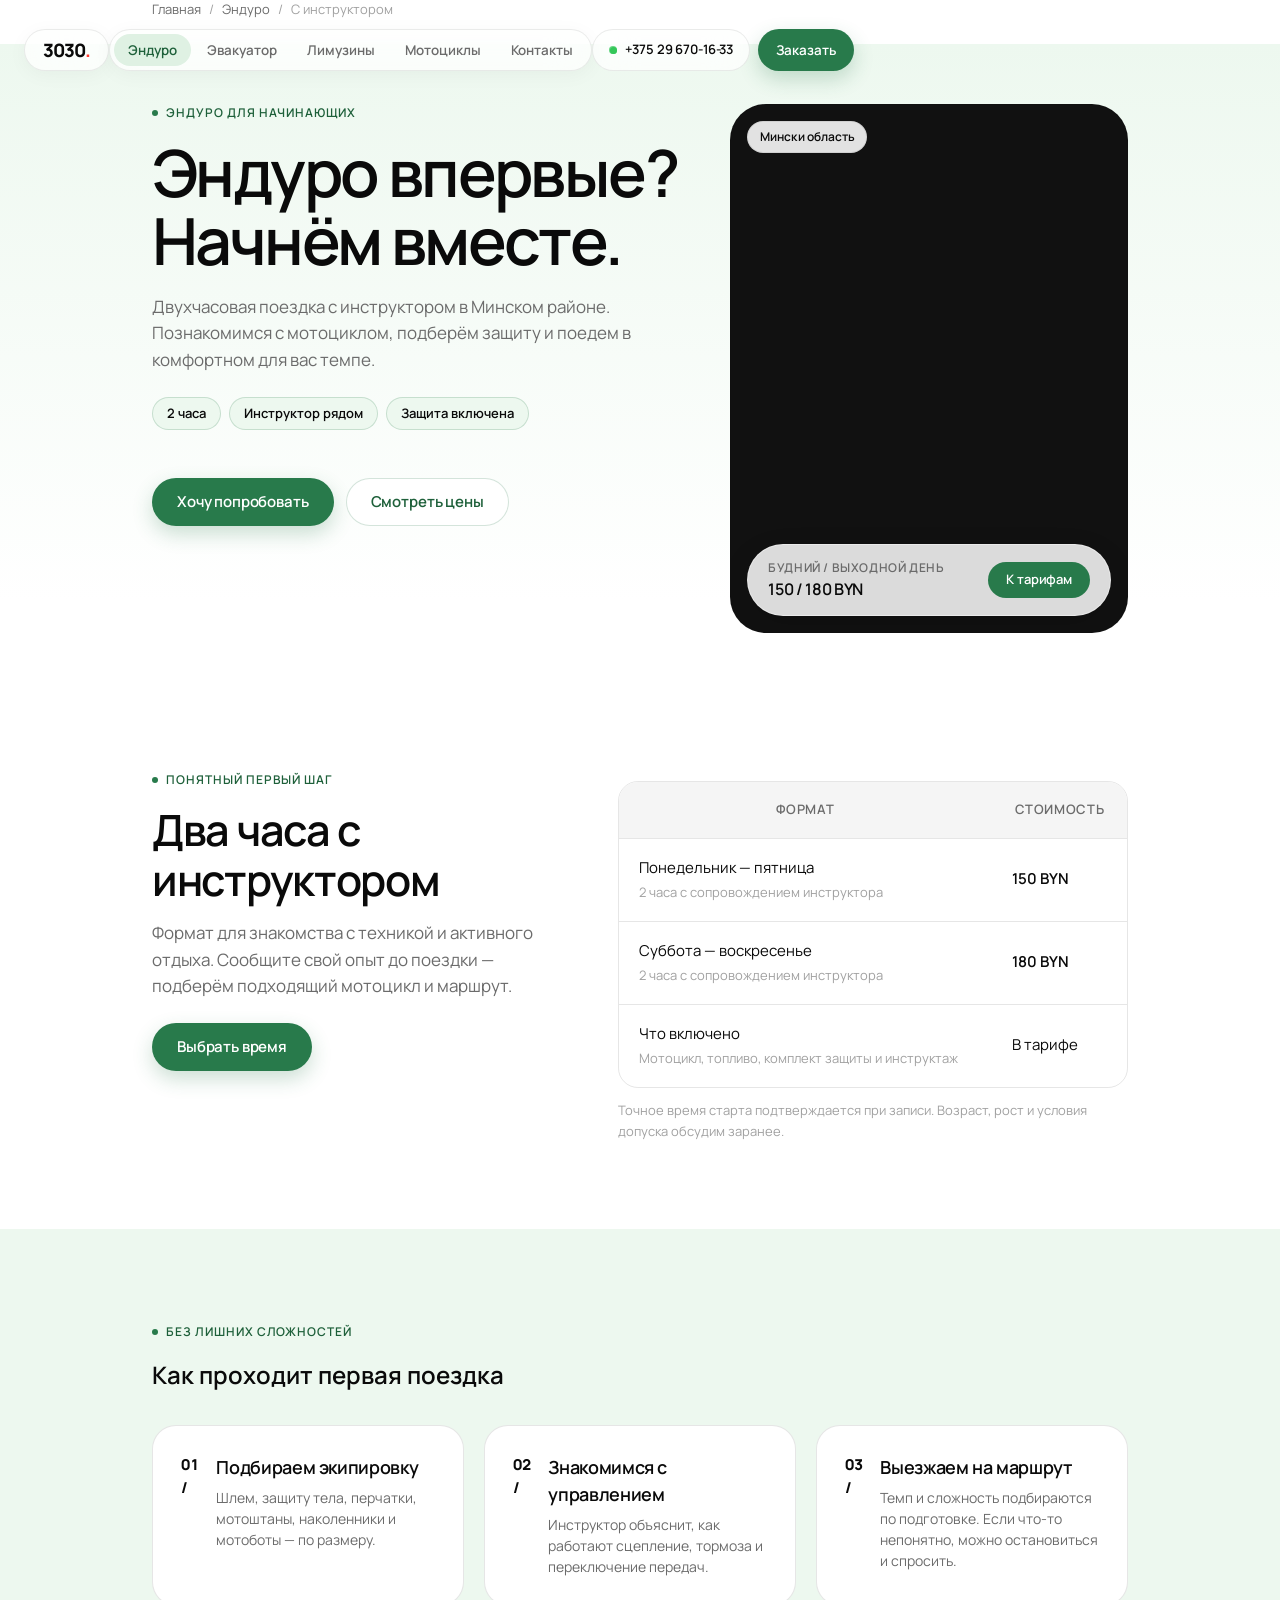
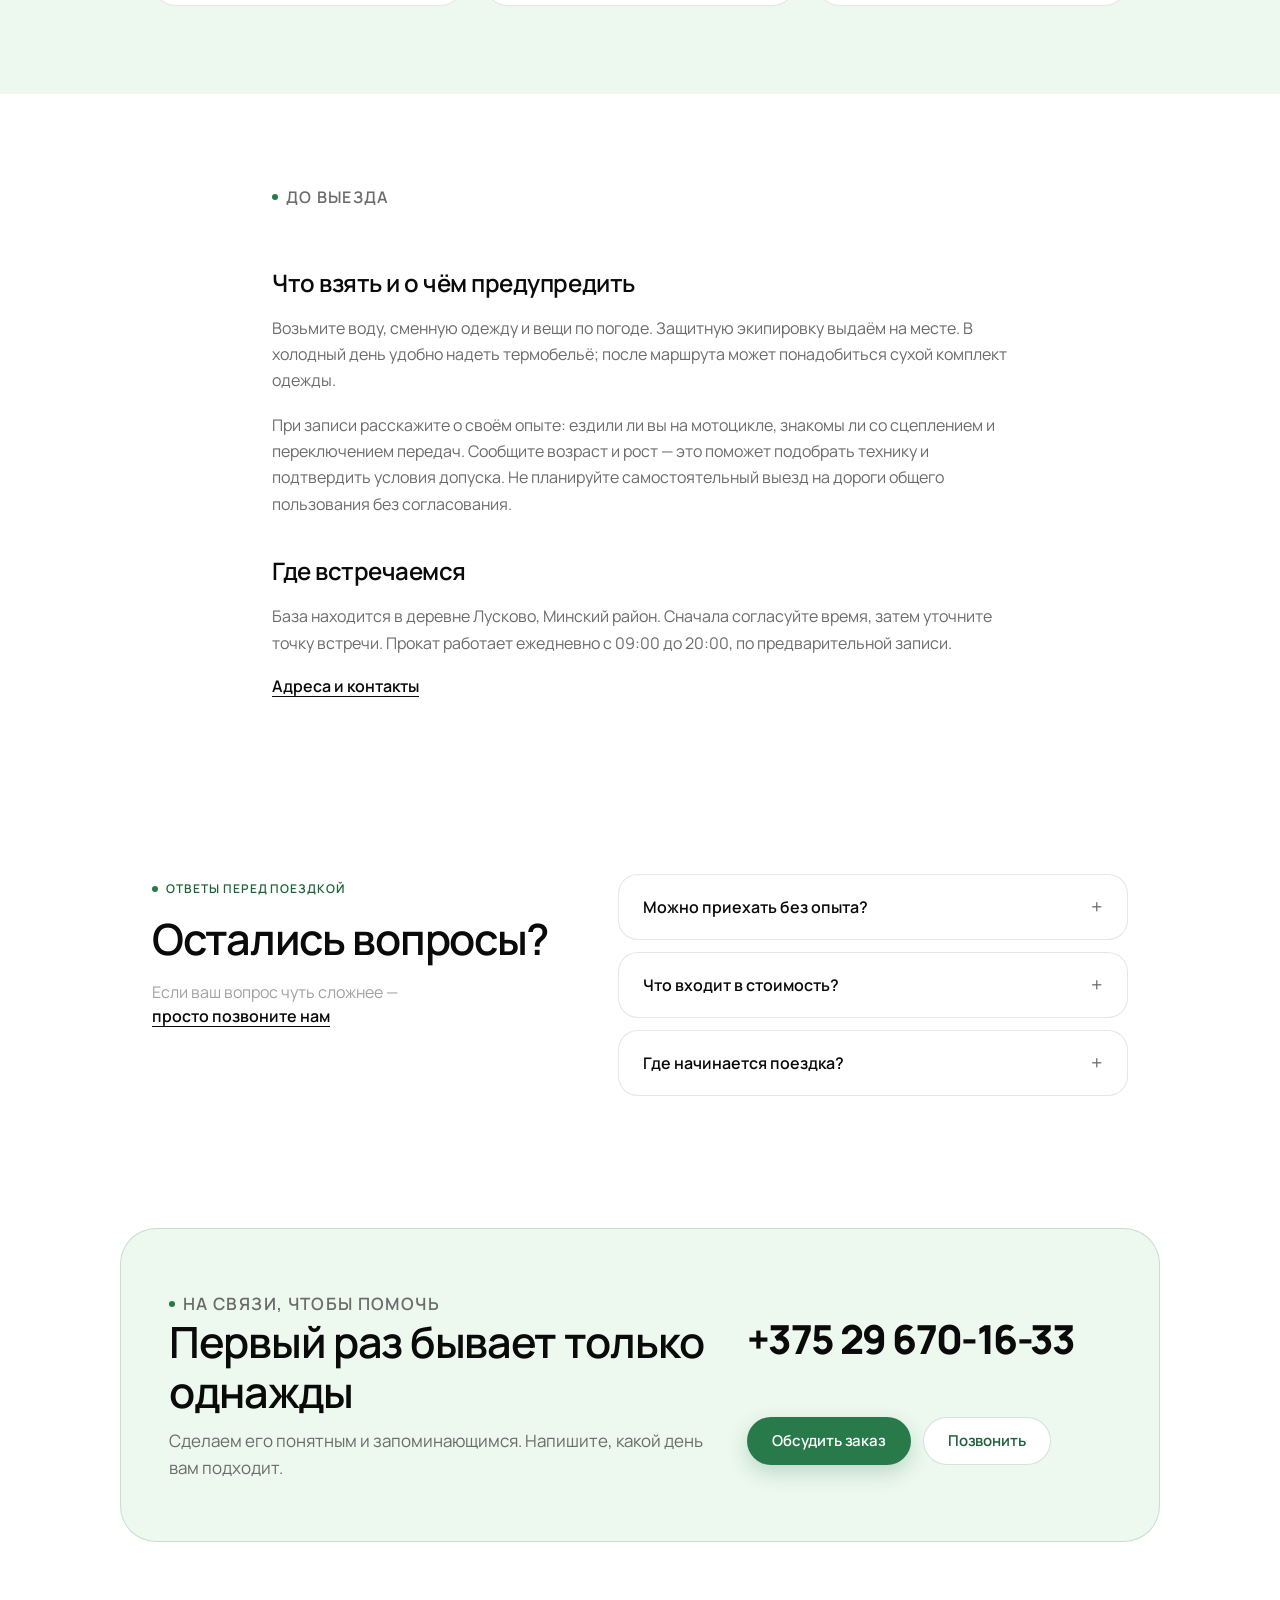
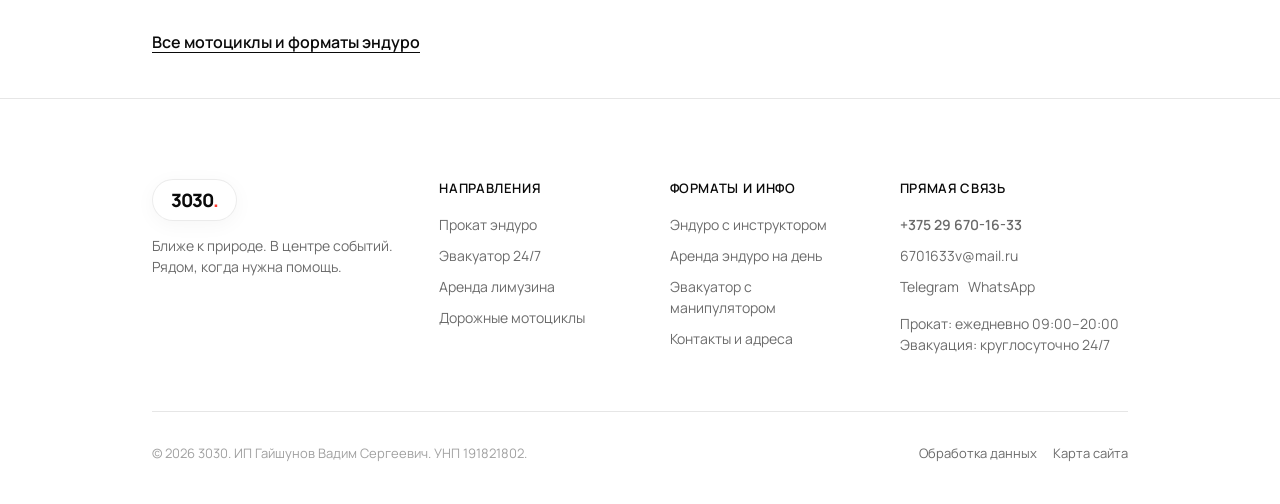
<file: enduro/s-instruktorom/index.html>
<!doctype html>
<html lang="ru" class="no-js"><head><meta charset="utf-8"><meta name="viewport" content="width=device-width,initial-scale=1"><title>Эндуро с инструктором в Минске — для начинающих | 3030</title><meta name="description" content="Первая поездка на эндуро: инструктаж, подбор техники, экипировка и сопровождение. 2 часа: 150 BYN в будни, 180 BYN в выходные. База в Лусково."><meta name="robots" content="noindex,follow"><meta name="theme-color" content="#214d38"><meta name="format-detection" content="telephone=no"><link rel="canonical" href="https://yaroslavkiri4ykknifhit-max.github.io/vadim/enduro/s-instruktorom/"><link rel="icon" href="../../assets/favicon.svg" type="image/svg+xml"><link rel="apple-touch-icon" href="../../assets/apple-touch-icon.png"><meta property="og:type" content="website"><meta property="og:locale" content="ru_RU"><meta property="og:site_name" content="3030"><meta property="og:title" content="Эндуро с инструктором в Минске — для начинающих | 3030"><meta property="og:description" content="Первая поездка на эндуро: инструктаж, подбор техники, экипировка и сопровождение. 2 часа: 150 BYN в будни, 180 BYN в выходные. База в Лусково."><meta property="og:url" content="https://yaroslavkiri4ykknifhit-max.github.io/vadim/enduro/s-instruktorom/"><meta property="og:image" content="https://yaroslavkiri4ykknifhit-max.github.io/vadim/assets/og-cover.jpg"><meta property="og:image:width" content="1200"><meta property="og:image:height" content="630"><meta property="og:image:alt" content="3030: эндуро, эвакуатор и лимузины в Минске"><meta name="twitter:card" content="summary_large_image"><link rel="preload" href="../../assets/fonts/manrope-800.woff" as="font" type="font/woff" crossorigin><link rel="stylesheet" href="../../assets/site.css"><script src="../../assets/site.js" defer></script><script type="application/ld+json">{"@context": "https://schema.org", "@graph": [{"@type": "Organization", "@id": "https://yaroslavkiri4ykknifhit-max.github.io/vadim/#organization", "name": "3030", "legalName": "ИП Гайшунов Вадим Сергеевич", "taxID": "191821802", "url": "https://yaroslavkiri4ykknifhit-max.github.io/vadim/", "telephone": "+375296701633", "email": "6701633v@mail.ru", "logo": "https://yaroslavkiri4ykknifhit-max.github.io/vadim/assets/favicon.svg", "sameAs": ["https://t.me/vadim3030"]}, {"@type": "WebSite", "@id": "https://yaroslavkiri4ykknifhit-max.github.io/vadim/#website", "url": "https://yaroslavkiri4ykknifhit-max.github.io/vadim/", "name": "3030 — прокат и эвакуация в Минске", "inLanguage": "ru-BY", "publisher": {"@id": "https://yaroslavkiri4ykknifhit-max.github.io/vadim/#organization"}}, {"@type": "WebPage", "@id": "https://yaroslavkiri4ykknifhit-max.github.io/vadim/enduro/s-instruktorom/#webpage", "url": "https://yaroslavkiri4ykknifhit-max.github.io/vadim/enduro/s-instruktorom/", "name": "Эндуро с инструктором в Минске — для начинающих | 3030", "description": "Первая поездка на эндуро: инструктаж, подбор техники, экипировка и сопровождение. 2 часа: 150 BYN в будни, 180 BYN в выходные. База в Лусково.", "inLanguage": "ru-BY", "isPartOf": {"@id": "https://yaroslavkiri4ykknifhit-max.github.io/vadim/#website"}, "dateModified": "2026-10-06"}, {"@type": "SportsActivityLocation", "@id": "https://yaroslavkiri4ykknifhit-max.github.io/vadim/#enduro-location", "name": "3030 — прокат эндуро в Лусково", "url": "https://yaroslavkiri4ykknifhit-max.github.io/vadim/enduro/", "telephone": "+375296701633", "image": "https://yaroslavkiri4ykknifhit-max.github.io/vadim/assets/images/enduro-6.webp", "parentOrganization": {"@id": "https://yaroslavkiri4ykknifhit-max.github.io/vadim/#organization"}, "address": {"@type": "PostalAddress", "addressLocality": "Лусково", "addressRegion": "Минская область, Минский район", "addressCountry": "BY"}, "openingHoursSpecification": {"@type": "OpeningHoursSpecification", "dayOfWeek": ["Monday", "Tuesday", "Wednesday", "Thursday", "Friday", "Saturday", "Sunday"], "opens": "09:00", "closes": "20:00"}}, {"@type": "BreadcrumbList", "@id": "https://yaroslavkiri4ykknifhit-max.github.io/vadim/enduro/s-instruktorom/#breadcrumb", "itemListElement": [{"@type": "ListItem", "position": 1, "name": "Главная", "item": "https://yaroslavkiri4ykknifhit-max.github.io/vadim/"}, {"@type": "ListItem", "position": 2, "name": "Эндуро", "item": "https://yaroslavkiri4ykknifhit-max.github.io/vadim/enduro/"}, {"@type": "ListItem", "position": 3, "name": "С инструктором", "item": "https://yaroslavkiri4ykknifhit-max.github.io/vadim/enduro/s-instruktorom/"}]}, {"@type": "Service", "@id": "https://yaroslavkiri4ykknifhit-max.github.io/vadim/enduro/s-instruktorom/#service", "name": "Прокат эндуро с инструктором", "serviceType": "Прокат эндуро с инструктором", "provider": {"@id": "https://yaroslavkiri4ykknifhit-max.github.io/vadim/#organization"}, "areaServed": [{"@type": "City", "name": "Минск"}, {"@type": "AdministrativeArea", "name": "Минская область"}], "url": "https://yaroslavkiri4ykknifhit-max.github.io/vadim/enduro/s-instruktorom/", "image": "https://yaroslavkiri4ykknifhit-max.github.io/vadim/assets/images/enduro-7.webp", "hasOfferCatalog": {"@type": "OfferCatalog", "name": "Тарифы", "itemListElement": [{"@type": "Offer", "name": "2 часа с инструктором", "price": "150", "priceCurrency": "BYN", "url": "https://yaroslavkiri4ykknifhit-max.github.io/vadim/enduro/s-instruktorom/#prices", "description": "Понедельник — пятница, выходные — 180 BYN"}]}}]}</script></head><body data-service="enduro" data-metrika=""><a class="skip-link" href="#main">Перейти к содержанию</a>
    <header class="header"><div class="header-inner"><a class="brand" href="../../" aria-label="3030 — главная"><span class="brand-mark">3030<span class="brand-dot">.</span></span></a><nav class="nav" id="navigation" aria-label="Основная навигация"><a href="../../enduro/" aria-current="page"><span>Эндуро</span></a><a href="../../evacuator/"><span>Эвакуатор</span></a><a href="../../limuzin/"><span>Лимузины</span></a><a href="../../arenda-moto/"><span>Мотоциклы</span></a><a href="../../contacts/"><span>Контакты</span></a></nav><div class="header-contact"><a class="header-phone" href="tel:+375296701633" aria-label="Позвонить: +375 29 670-16-33"><span class="live-indicator"><span class="live-ping"></span><span class="live-dot"></span></span><span>+375 29 670-16-33</span></a><button type="button" class="header-order-btn js-only" data-book="enduro" data-context="Шапка сайта">Заказать</button><button class="menu-toggle js-only" aria-label="Открыть меню" aria-expanded="false" aria-controls="navigation"><svg width="16" height="16" viewBox="0 0 24 24" fill="none" stroke="currentColor" stroke-width="1.6" stroke-linecap="round" stroke-linejoin="round" aria-hidden="true"><path d="M4 7h16M4 12h16M4 17h16"/></svg></button></div></div></header><main id="main"><div class="container"><nav class="breadcrumbs" aria-label="Хлебные крошки"><a href="../../">Главная</a><span aria-hidden="true">/</span><a href="../../enduro/">Эндуро</a><span aria-hidden="true">/</span><span aria-current="page">С инструктором</span></nav></div><section class="page-hero"><div class="container"><div class="hero-grid"><div class="hero-copy"><p class="eyebrow">Эндуро для начинающих</p><h1>Эндуро впервые?<br>Начнём вместе.</h1><p class="lead">Двухчасовая поездка с инструктором в Минском районе. Познакомимся с мотоциклом, подберём защиту и поедем в комфортном для вас темпе.</p><div class="hero-chips"><span>2 часа</span><span>Инструктор рядом</span><span>Защита включена</span></div><div class="actions"><a class="btn " href="../../contacts/#contact" data-book="enduro" data-context="Эндуро впервые?&lt;br&gt;Начнём вместе.">Хочу попробовать</a><a class="btn secondary" href="#prices">Смотреть цены</a></div></div><div class="hero-photo" ><img src="../../assets/images/enduro-7.webp" srcset="../../assets/images/enduro-7-640.webp 600w, ../../assets/images/enduro-7.webp 960w" sizes="(max-width: 650px) calc(100vw - 36px), (max-width: 900px) 50vw, 640px" alt="Группа на маршруте с инструктором" width="960" height="1280" class="" fetchpriority="high" loading="eager" decoding="async"><div class="photo-top"><span class="pill">Минск и область</span></div><div class="hero-ticket"><div><small>Будний / выходной день</small><strong>150 / 180 BYN</strong></div><a class="hero-ticket-btn" href="#prices">К тарифам</a></div></div></div></div></section>
    <section class="section white" id="prices"><div class="container prices-layout"><div><p class="eyebrow">Понятный первый шаг</p><h2>Два часа с инструктором</h2><p class="lead">Формат для знакомства с техникой и активного отдыха. Сообщите свой опыт до поездки — подберём подходящий мотоцикл и маршрут.</p><a class="btn " href="../../contacts/#contact" data-book="enduro" data-context="Первая поездка, 2 часа с инструктором">Выбрать время</a></div><div><table class="price-table"><thead><tr><th scope="col">Формат</th><th scope="col">Стоимость</th></tr></thead><tbody><tr><td>Понедельник — пятница<small>2 часа с сопровождением инструктора</small></td><td><strong>150 BYN</strong></td></tr><tr><td>Суббота — воскресенье<small>2 часа с сопровождением инструктора</small></td><td><strong>180 BYN</strong></td></tr><tr><td>Что включено<small>Мотоцикл, топливо, комплект защиты и инструктаж</small></td><td>В тарифе</td></tr></tbody></table><p class="price-note">Точное время старта подтверждается при записи. Возраст, рост и условия допуска обсудим заранее.</p></div></div></section>
    <section class="section sage"><div class="container"><p class="eyebrow">Без лишних сложностей</p><h2>Как проходит первая поездка</h2><div class="steps"><div class="step"><span class="step-index">01 /</span><div><h3>Подбираем экипировку</h3><p>Шлем, защиту тела, перчатки, мотоштаны, наколенники и мотоботы — по размеру.</p></div></div><div class="step"><span class="step-index">02 /</span><div><h3>Знакомимся с управлением</h3><p>Инструктор объяснит, как работают сцепление, тормоза и переключение передач.</p></div></div><div class="step"><span class="step-index">03 /</span><div><h3>Выезжаем на маршрут</h3><p>Темп и сложность подбираются по подготовке. Если что-то непонятно, можно остановиться и спросить.</p></div></div></div></div></section>
    <section class="section"><div class="container editorial"><p class="eyebrow">До выезда</p><h2>Что взять и о чём предупредить</h2><p>Возьмите воду, сменную одежду и вещи по погоде. Защитную экипировку выдаём на месте. В холодный день удобно надеть термобельё; после маршрута может понадобиться сухой комплект одежды.</p><p>При записи расскажите о своём опыте: ездили ли вы на мотоцикле, знакомы ли со сцеплением и переключением передач. Сообщите возраст и рост — это поможет подобрать технику и подтвердить условия допуска. Не планируйте самостоятельный выезд на дороги общего пользования без согласования.</p><h2>Где встречаемся</h2><p>База находится в деревне Лусково, Минский район. Сначала согласуйте время, затем уточните точку встречи. Прокат работает ежедневно с 09:00 до 20:00, по предварительной записи.</p><a class="link" href="../../contacts/">Адреса и контакты</a></div></section><section class="section" id="faq"><div class="container faq-layout"><div><p class="eyebrow">Ответы перед поездкой</p><h2>Остались вопросы?</h2><p class="muted">Если ваш вопрос чуть сложнее —<br><a class="link" href="tel:+375296701633">просто позвоните нам</a></p></div><div class="faq"><details><summary>Можно приехать без опыта?</summary><p>Да. Для первой поездки выбирайте двухчасовой прокат с инструктором. Начинаем с подбора мотоцикла, экипировки и инструктажа; темп и маршрут подбираем под подготовку.</p></details><details><summary>Что входит в стоимость?</summary><p>Мотоцикл, полный бак и экипировка: шлем, защита тела, перчатки, мотоштаны, наколенники и мотоботы. В двухчасовой формат входит сопровождение инструктора.</p></details><details><summary>Где начинается поездка?</summary><p>База эндуро находится в Минском районе, в деревне Лусково. После согласования времени уточним точку встречи. Необходима предварительная запись.</p></details></div></div></section><section class="section-sm"><div class="container cta-panel"><div><p class="eyebrow">На связи, чтобы помочь</p><h2>Первый раз бывает только однажды</h2><p>Сделаем его понятным и запоминающимся. Напишите, какой день вам подходит.</p></div><div class="cta-actions"><a class="phone-large" href="tel:+375296701633">+375 29 670-16-33</a><div class="actions"><a class="btn " href="../../contacts/#contact" data-book="enduro" data-context="">Обсудить заказ</a><a class="btn secondary" href="tel:+375296701633">Позвонить</a></div></div></div></section><section class="section-sm"><div class="container"><a class="link" href="../../enduro/">Все мотоциклы и форматы эндуро</a></div></section></main><footer class="footer"><div class="container"><div class="footer-grid"><div><a class="brand" href="../../" aria-label="3030 — главная"><span class="brand-mark">3030<span class="brand-dot">.</span></span></a><p style="margin-top:14px">Ближе к природе. В центре событий.<br>Рядом, когда нужна помощь.</p></div><div><div class="footer-title">Направления</div><ul><li><a href="../../enduro/">Прокат эндуро</a></li><li><a href="../../evacuator/">Эвакуатор 24/7</a></li><li><a href="../../limuzin/">Аренда лимузина</a></li><li><a href="../../arenda-moto/">Дорожные мотоциклы</a></li></ul></div><div><div class="footer-title">Форматы и инфо</div><ul><li><a href="../../enduro/s-instruktorom/">Эндуро с инструктором</a></li><li><a href="../../enduro/na-den/">Аренда эндуро на день</a></li><li><a href="../../evacuator/manipulyator/">Эвакуатор с манипулятором</a></li><li><a href="../../contacts/">Контакты и адреса</a></li></ul></div><div><div class="footer-title">Прямая связь</div><ul><li><a href="tel:+375296701633"><strong>+375 29 670-16-33</strong></a></li><li><a href="mailto:6701633v@mail.ru">6701633v@mail.ru</a></li><li><a href="https://t.me/vadim3030" target="_blank" rel="noopener noreferrer" data-messenger="telegram">Telegram</a> &nbsp; <a href="https://wa.me/375296701633" target="_blank" rel="noopener noreferrer" data-messenger="whatsapp">WhatsApp</a></li></ul><p style="margin-top:16px">Прокат: ежедневно 09:00–20:00<br>Эвакуация: круглосуточно 24/7</p></div></div><div class="footer-bottom"><span>© 2026 3030. ИП Гайшунов Вадим Сергеевич. УНП 191821802.</span><div><a href="../../privacy/">Обработка данных</a><a href="../../sitemap.xml">Карта сайта</a></div></div></div></footer>
    <div class="mobile-bar" aria-label="Быстрая связь"><a class="btn secondary" href="tel:+375296701633">Позвонить</a><a class="btn " href="../../contacts/#contact" data-book="enduro" data-context="">Обсудить заказ</a></div><dialog id="booking-dialog" class="dialog" aria-labelledby="booking-title"><button class="dialog-close" aria-label="Закрыть" data-close><svg width="16" height="16" viewBox="0 0 24 24" fill="none" stroke="currentColor" stroke-width="1.6" stroke-linecap="round" stroke-linejoin="round" aria-hidden="true"><path d="m6 6 12 12M6 18 18 6"/></svg></button><p class="eyebrow">Напрямую владельцу</p><h2 id="booking-title">Давайте договоримся о поездке</h2><p class="dialog-intro">Выберите услугу и напишите нам. Уточним свободное время, детали и стоимость.</p><form id="booking-form"><fieldset class="form-services"><legend>Что вас интересует?</legend><label><input type="radio" name="service" value="enduro" checked><span>Эндуро</span></label><label><input type="radio" name="service" value="evacuator"><span>Эвакуатор</span></label><label><input type="radio" name="service" value="limuzin"><span>Лимузин</span></label><label><input type="radio" name="service" value="moto"><span>Мотоцикл</span></label></fieldset><p id="booking-context" class="small" hidden></p><div class="form-row"><div class="field"><label for="booking-name">Как к вам обращаться</label><input id="booking-name" name="name" autocomplete="given-name" maxlength="60" placeholder="Ваше имя"></div><div class="field"><label for="booking-date">Желаемая дата</label><input id="booking-date" type="date" name="date"></div></div><div class="field"><label for="booking-comment">Пожелания <span class="muted">(необязательно)</span></label><textarea id="booking-comment" name="comment" maxlength="1200" placeholder="Например: едем вдвоём, опыта пока нет"></textarea></div><p class="form-error" id="booking-error" role="alert" hidden></p><div class="form-submit"><button type="submit" name="channel" value="whatsapp" class="btn">В WhatsApp</button><button type="submit" name="channel" value="telegram" class="btn secondary">В Telegram</button></div><p class="form-help">Откроется чат с готовым текстом. Нажмите «Отправить» в мессенджере, чтобы мы получили запрос. Это обращение, а не подтверждённая бронь. <a href="../../privacy/">Обработка данных</a>.</p><p id="booking-handoff" role="status" class="form-help" hidden></p><a id="booking-fallback" class="link small" target="_blank" rel="noopener noreferrer" hidden>Открыть чат вручную</a></form><p class="form-help">Нужна помощь сейчас? <a href="tel:+375296701633">+375 29 670-16-33</a></p></dialog><dialog id="lightbox" class="dialog lightbox" aria-label="Просмотр фотографии"><button class="dialog-close" aria-label="Закрыть фотографию" data-close><svg width="16" height="16" viewBox="0 0 24 24" fill="none" stroke="currentColor" stroke-width="1.6" stroke-linecap="round" stroke-linejoin="round" aria-hidden="true"><path d="m6 6 12 12M6 18 18 6"/></svg></button><img id="lightbox-img" alt="" width="1200" height="900"><p id="lightbox-caption"></p></dialog></body></html>
</file>
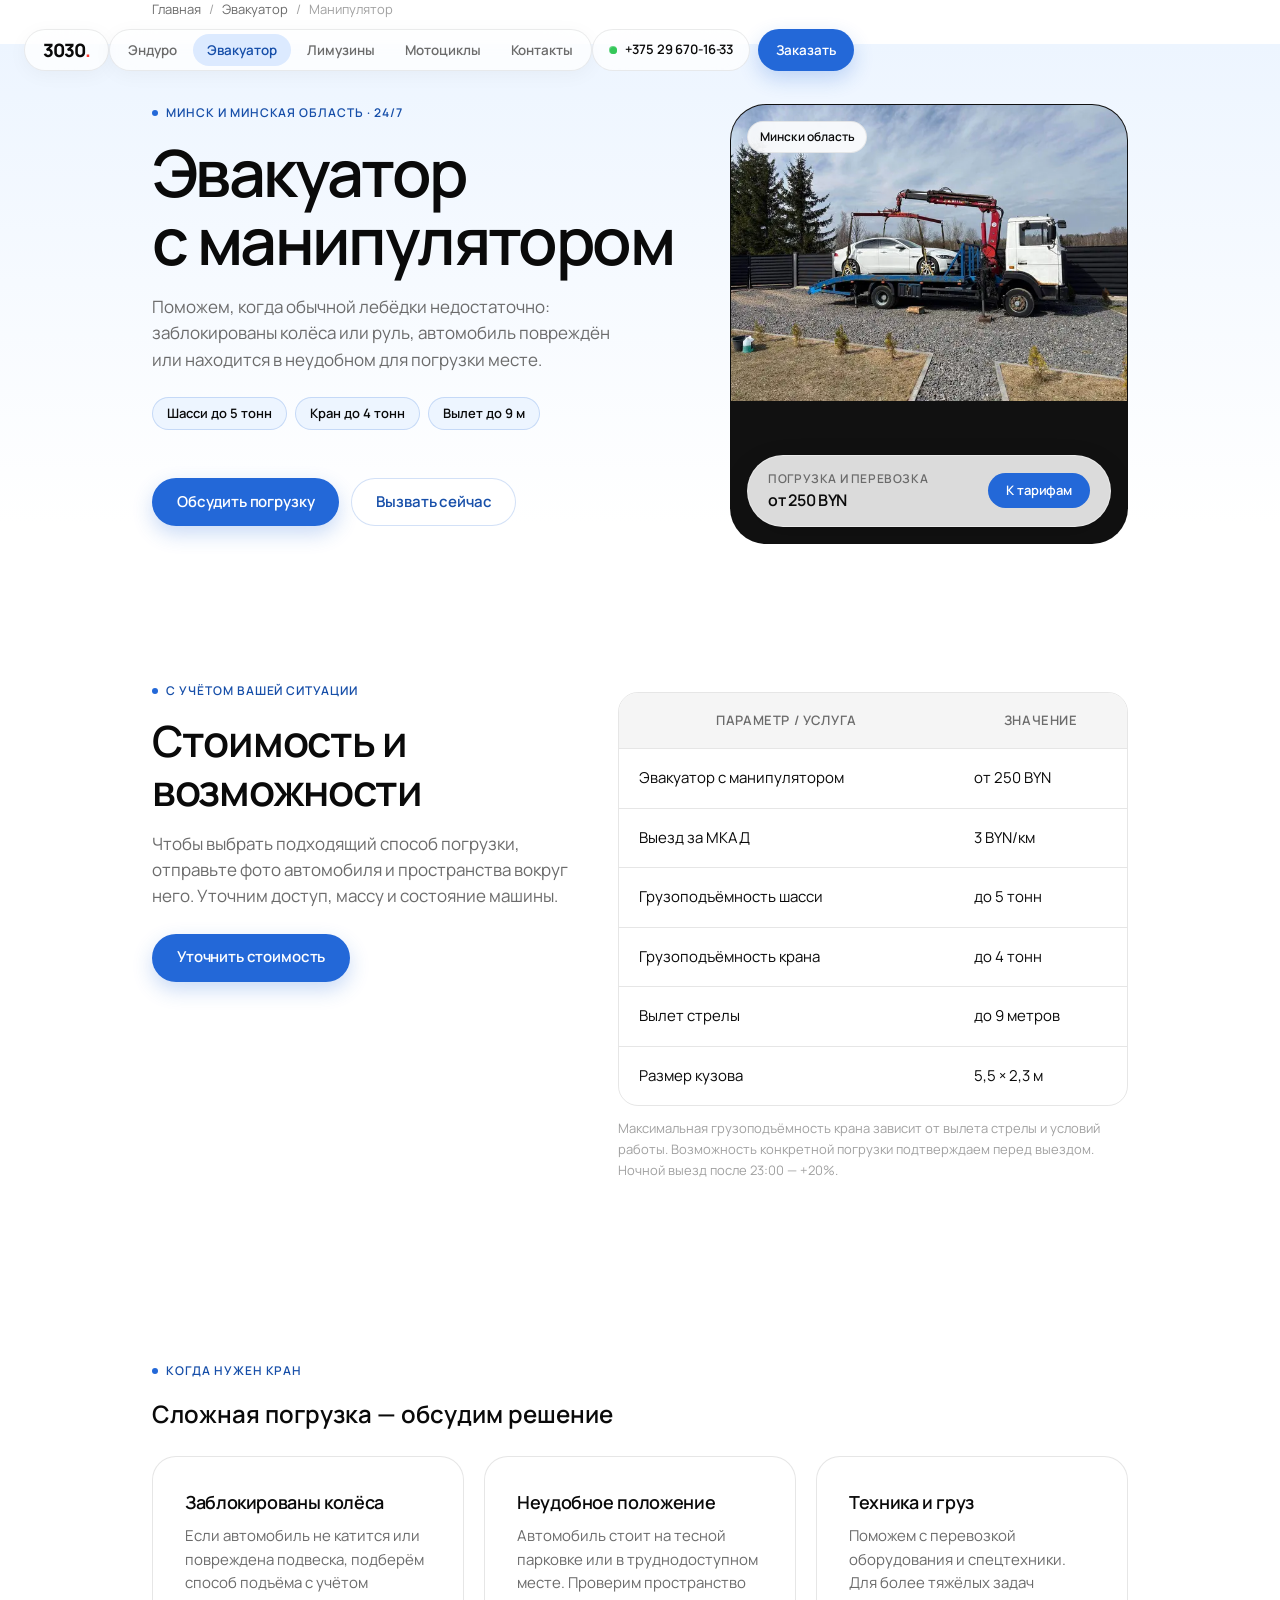
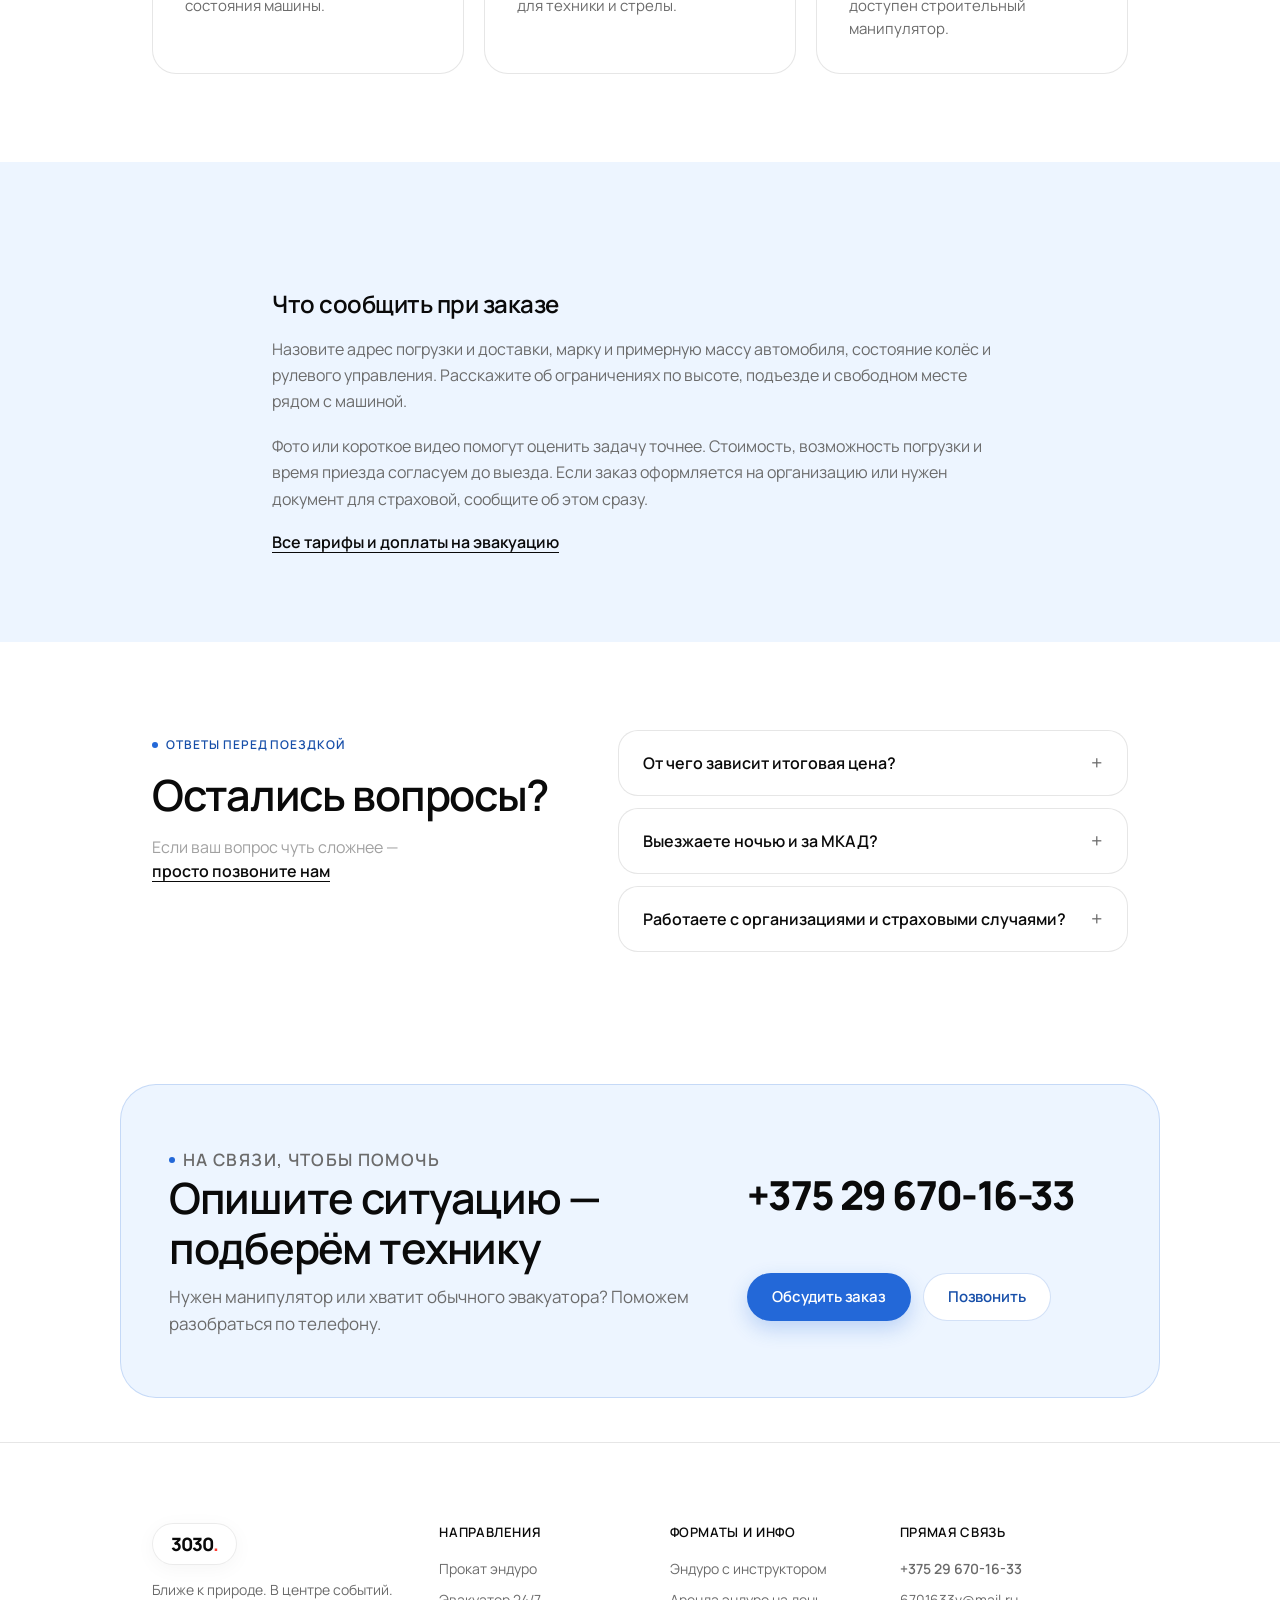
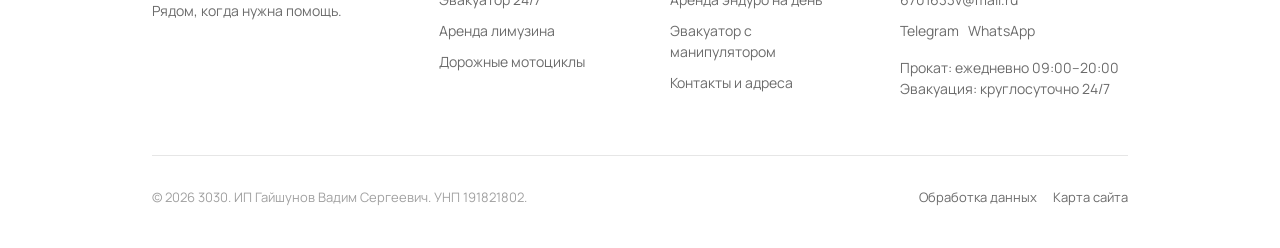
<file: evacuator/manipulyator/index.html>
<!doctype html>
<html lang="ru" class="no-js"><head><meta charset="utf-8"><meta name="viewport" content="width=device-width,initial-scale=1"><title>Эвакуатор с манипулятором в Минске от 250 BYN | 3030</title><meta name="description" content="Эвакуация с манипулятором: заблокированные колёса, повреждённые авто, техника. Шасси до 5 т, кран до 4 т. Минск и область, выезд 24/7."><meta name="robots" content="noindex,follow"><meta name="theme-color" content="#214d38"><meta name="format-detection" content="telephone=no"><link rel="canonical" href="https://yaroslavkiri4ykknifhit-max.github.io/vadim/evacuator/manipulyator/"><link rel="icon" href="../../assets/favicon.svg" type="image/svg+xml"><link rel="apple-touch-icon" href="../../assets/apple-touch-icon.png"><meta property="og:type" content="website"><meta property="og:locale" content="ru_RU"><meta property="og:site_name" content="3030"><meta property="og:title" content="Эвакуатор с манипулятором в Минске от 250 BYN | 3030"><meta property="og:description" content="Эвакуация с манипулятором: заблокированные колёса, повреждённые авто, техника. Шасси до 5 т, кран до 4 т. Минск и область, выезд 24/7."><meta property="og:url" content="https://yaroslavkiri4ykknifhit-max.github.io/vadim/evacuator/manipulyator/"><meta property="og:image" content="https://yaroslavkiri4ykknifhit-max.github.io/vadim/assets/og-cover.jpg"><meta property="og:image:width" content="1200"><meta property="og:image:height" content="630"><meta property="og:image:alt" content="3030: эндуро, эвакуатор и лимузины в Минске"><meta name="twitter:card" content="summary_large_image"><link rel="preload" href="../../assets/fonts/manrope-800.woff" as="font" type="font/woff" crossorigin><link rel="stylesheet" href="../../assets/site.css"><script src="../../assets/site.js" defer></script><script type="application/ld+json">{"@context": "https://schema.org", "@graph": [{"@type": "Organization", "@id": "https://yaroslavkiri4ykknifhit-max.github.io/vadim/#organization", "name": "3030", "legalName": "ИП Гайшунов Вадим Сергеевич", "taxID": "191821802", "url": "https://yaroslavkiri4ykknifhit-max.github.io/vadim/", "telephone": "+375296701633", "email": "6701633v@mail.ru", "logo": "https://yaroslavkiri4ykknifhit-max.github.io/vadim/assets/favicon.svg", "sameAs": ["https://t.me/vadim3030"]}, {"@type": "WebSite", "@id": "https://yaroslavkiri4ykknifhit-max.github.io/vadim/#website", "url": "https://yaroslavkiri4ykknifhit-max.github.io/vadim/", "name": "3030 — прокат и эвакуация в Минске", "inLanguage": "ru-BY", "publisher": {"@id": "https://yaroslavkiri4ykknifhit-max.github.io/vadim/#organization"}}, {"@type": "WebPage", "@id": "https://yaroslavkiri4ykknifhit-max.github.io/vadim/evacuator/manipulyator/#webpage", "url": "https://yaroslavkiri4ykknifhit-max.github.io/vadim/evacuator/manipulyator/", "name": "Эвакуатор с манипулятором в Минске от 250 BYN | 3030", "description": "Эвакуация с манипулятором: заблокированные колёса, повреждённые авто, техника. Шасси до 5 т, кран до 4 т. Минск и область, выезд 24/7.", "inLanguage": "ru-BY", "isPartOf": {"@id": "https://yaroslavkiri4ykknifhit-max.github.io/vadim/#website"}, "dateModified": "2026-10-06"}, {"@type": "SportsActivityLocation", "@id": "https://yaroslavkiri4ykknifhit-max.github.io/vadim/#enduro-location", "name": "3030 — прокат эндуро в Лусково", "url": "https://yaroslavkiri4ykknifhit-max.github.io/vadim/enduro/", "telephone": "+375296701633", "image": "https://yaroslavkiri4ykknifhit-max.github.io/vadim/assets/images/enduro-6.webp", "parentOrganization": {"@id": "https://yaroslavkiri4ykknifhit-max.github.io/vadim/#organization"}, "address": {"@type": "PostalAddress", "addressLocality": "Лусково", "addressRegion": "Минская область, Минский район", "addressCountry": "BY"}, "openingHoursSpecification": {"@type": "OpeningHoursSpecification", "dayOfWeek": ["Monday", "Tuesday", "Wednesday", "Thursday", "Friday", "Saturday", "Sunday"], "opens": "09:00", "closes": "20:00"}}, {"@type": "BreadcrumbList", "@id": "https://yaroslavkiri4ykknifhit-max.github.io/vadim/evacuator/manipulyator/#breadcrumb", "itemListElement": [{"@type": "ListItem", "position": 1, "name": "Главная", "item": "https://yaroslavkiri4ykknifhit-max.github.io/vadim/"}, {"@type": "ListItem", "position": 2, "name": "Эвакуатор", "item": "https://yaroslavkiri4ykknifhit-max.github.io/vadim/evacuator/"}, {"@type": "ListItem", "position": 3, "name": "Манипулятор", "item": "https://yaroslavkiri4ykknifhit-max.github.io/vadim/evacuator/manipulyator/"}]}, {"@type": "Service", "@id": "https://yaroslavkiri4ykknifhit-max.github.io/vadim/evacuator/manipulyator/#service", "name": "Эвакуатор с манипулятором", "serviceType": "Эвакуатор с манипулятором", "provider": {"@id": "https://yaroslavkiri4ykknifhit-max.github.io/vadim/#organization"}, "areaServed": [{"@type": "City", "name": "Минск"}, {"@type": "AdministrativeArea", "name": "Минская область"}], "url": "https://yaroslavkiri4ykknifhit-max.github.io/vadim/evacuator/manipulyator/", "image": "https://yaroslavkiri4ykknifhit-max.github.io/vadim/assets/images/home-8.webp", "hasOfferCatalog": {"@type": "OfferCatalog", "name": "Тарифы", "itemListElement": [{"@type": "Offer", "name": "Эвакуатор с манипулятором", "price": "250", "priceCurrency": "BYN", "url": "https://yaroslavkiri4ykknifhit-max.github.io/vadim/evacuator/manipulyator/#prices", "description": "Базовая стоимость, за МКАД — 3 BYN/км"}]}}]}</script></head><body data-service="evacuator" data-metrika=""><a class="skip-link" href="#main">Перейти к содержанию</a>
    <header class="header"><div class="header-inner"><a class="brand" href="../../" aria-label="3030 — главная"><span class="brand-mark">3030<span class="brand-dot">.</span></span></a><nav class="nav" id="navigation" aria-label="Основная навигация"><a href="../../enduro/"><span>Эндуро</span></a><a href="../../evacuator/" aria-current="page"><span>Эвакуатор</span></a><a href="../../limuzin/"><span>Лимузины</span></a><a href="../../arenda-moto/"><span>Мотоциклы</span></a><a href="../../contacts/"><span>Контакты</span></a></nav><div class="header-contact"><a class="header-phone" href="tel:+375296701633" aria-label="Позвонить: +375 29 670-16-33"><span class="live-indicator"><span class="live-ping"></span><span class="live-dot"></span></span><span>+375 29 670-16-33</span></a><button type="button" class="header-order-btn js-only" data-book="evacuator" data-context="Шапка сайта">Заказать</button><button class="menu-toggle js-only" aria-label="Открыть меню" aria-expanded="false" aria-controls="navigation"><svg width="16" height="16" viewBox="0 0 24 24" fill="none" stroke="currentColor" stroke-width="1.6" stroke-linecap="round" stroke-linejoin="round" aria-hidden="true"><path d="M4 7h16M4 12h16M4 17h16"/></svg></button></div></div></header><main id="main"><div class="container"><nav class="breadcrumbs" aria-label="Хлебные крошки"><a href="../../">Главная</a><span aria-hidden="true">/</span><a href="../../evacuator/">Эвакуатор</a><span aria-hidden="true">/</span><span aria-current="page">Манипулятор</span></nav></div><section class="page-hero"><div class="container"><div class="hero-grid"><div class="hero-copy"><p class="eyebrow">Минск и Минская область · 24/7</p><h1>Эвакуатор<br>с манипулятором</h1><p class="lead">Поможем, когда обычной лебёдки недостаточно: заблокированы колёса или руль, автомобиль повреждён или находится в неудобном для погрузки месте.</p><div class="hero-chips"><span>Шасси до 5 тонн</span><span>Кран до 4 тонн</span><span>Вылет до 9 м</span></div><div class="actions"><a class="btn " href="../../contacts/#contact" data-book="evacuator" data-context="Эвакуатор&lt;br&gt;с манипулятором">Обсудить погрузку</a><a class="btn secondary" href="tel:+375296701633">Вызвать сейчас</a></div></div><div class="hero-photo" ><img src="../../assets/images/home-8.webp" srcset="../../assets/images/home-8-640.webp 640w, ../../assets/images/home-8.webp 1280w" sizes="(max-width: 650px) calc(100vw - 36px), (max-width: 900px) 50vw, 640px" alt="Эвакуатор с манипулятором перевозит легковой автомобиль" width="1280" height="960" class="" fetchpriority="high" loading="eager" decoding="async"><div class="photo-top"><span class="pill">Минск и область</span></div><div class="hero-ticket"><div><small>Погрузка и перевозка</small><strong>от 250 BYN</strong></div><a class="hero-ticket-btn" href="#prices">К тарифам</a></div></div></div></div></section>
    <section class="section white" id="prices"><div class="container prices-layout"><div><p class="eyebrow">С учётом вашей ситуации</p><h2>Стоимость и возможности</h2><p class="lead">Чтобы выбрать подходящий способ погрузки, отправьте фото автомобиля и пространства вокруг него. Уточним доступ, массу и состояние машины.</p><a class="btn " href="../../contacts/#contact" data-book="evacuator" data-context="Эвакуатор с манипулятором">Уточнить стоимость</a></div><div><table class="price-table"><thead><tr><th scope="col">Параметр / услуга</th><th scope="col">Значение</th></tr></thead><tbody><tr><td>Эвакуатор с манипулятором</td><td>от 250 BYN</td></tr><tr><td>Выезд за МКАД</td><td>3 BYN/км</td></tr><tr><td>Грузоподъёмность шасси</td><td>до 5 тонн</td></tr><tr><td>Грузоподъёмность крана</td><td>до 4 тонн</td></tr><tr><td>Вылет стрелы</td><td>до 9 метров</td></tr><tr><td>Размер кузова</td><td>5,5 × 2,3 м</td></tr></tbody></table><p class="price-note">Максимальная грузоподъёмность крана зависит от вылета стрелы и условий работы. Возможность конкретной погрузки подтверждаем перед выездом. Ночной выезд после 23:00 — +20%.</p></div></div></section>
    <section class="section"><div class="container"><p class="eyebrow">Когда нужен кран</p><h2>Сложная погрузка — обсудим решение</h2><div class="info-grid"><article class="info-card"><h3>Заблокированы колёса</h3><p>Если автомобиль не катится или повреждена подвеска, подберём способ подъёма с учётом состояния машины.</p></article><article class="info-card"><h3>Неудобное положение</h3><p>Автомобиль стоит на тесной парковке или в труднодоступном месте. Проверим пространство для техники и стрелы.</p></article><article class="info-card"><h3>Техника и груз</h3><p>Поможем с перевозкой оборудования и спецтехники. Для более тяжёлых задач доступен строительный манипулятор.</p></article></div></div></section>
    <section class="section sage"><div class="container editorial"><h2>Что сообщить при заказе</h2><p>Назовите адрес погрузки и доставки, марку и примерную массу автомобиля, состояние колёс и рулевого управления. Расскажите об ограничениях по высоте, подъезде и свободном месте рядом с машиной.</p><p>Фото или короткое видео помогут оценить задачу точнее. Стоимость, возможность погрузки и время приезда согласуем до выезда. Если заказ оформляется на организацию или нужен документ для страховой, сообщите об этом сразу.</p><a class="link" href="../../evacuator/#prices">Все тарифы и доплаты на эвакуацию</a></div></section><section class="section" id="faq"><div class="container faq-layout"><div><p class="eyebrow">Ответы перед поездкой</p><h2>Остались вопросы?</h2><p class="muted">Если ваш вопрос чуть сложнее —<br><a class="link" href="tel:+375296701633">просто позвоните нам</a></p></div><div class="faq"><details><summary>От чего зависит итоговая цена?</summary><p>От типа и размеров транспорта, адресов погрузки и доставки, состояния колёс и сложности погрузки. Сообщите эти детали по телефону — стоимость согласуем до выезда.</p></details><details><summary>Выезжаете ночью и за МКАД?</summary><p>Да. Выезд после 23:00 — плюс 20% к стоимости. За МКАД: эвакуатор с лебёдкой — 1,5 BYN/км, с манипулятором — 3 BYN/км. Маршрут и итоговую сумму уточняйте перед заказом.</p></details><details><summary>Работаете с организациями и страховыми случаями?</summary><p>Да, работаем с физическими и юридическими лицами, предоставляем документы для подтверждения расходов, в том числе при ДТП. Безналичный расчёт — от +20% к стоимости; условия согласуются при заказе.</p></details></div></div></section><section class="section-sm"><div class="container cta-panel"><div><p class="eyebrow">На связи, чтобы помочь</p><h2>Опишите ситуацию — подберём технику</h2><p>Нужен манипулятор или хватит обычного эвакуатора? Поможем разобраться по телефону.</p></div><div class="cta-actions"><a class="phone-large" href="tel:+375296701633">+375 29 670-16-33</a><div class="actions"><a class="btn " href="../../contacts/#contact" data-book="evacuator" data-context="">Обсудить заказ</a><a class="btn secondary" href="tel:+375296701633">Позвонить</a></div></div></div></section></main><footer class="footer"><div class="container"><div class="footer-grid"><div><a class="brand" href="../../" aria-label="3030 — главная"><span class="brand-mark">3030<span class="brand-dot">.</span></span></a><p style="margin-top:14px">Ближе к природе. В центре событий.<br>Рядом, когда нужна помощь.</p></div><div><div class="footer-title">Направления</div><ul><li><a href="../../enduro/">Прокат эндуро</a></li><li><a href="../../evacuator/">Эвакуатор 24/7</a></li><li><a href="../../limuzin/">Аренда лимузина</a></li><li><a href="../../arenda-moto/">Дорожные мотоциклы</a></li></ul></div><div><div class="footer-title">Форматы и инфо</div><ul><li><a href="../../enduro/s-instruktorom/">Эндуро с инструктором</a></li><li><a href="../../enduro/na-den/">Аренда эндуро на день</a></li><li><a href="../../evacuator/manipulyator/">Эвакуатор с манипулятором</a></li><li><a href="../../contacts/">Контакты и адреса</a></li></ul></div><div><div class="footer-title">Прямая связь</div><ul><li><a href="tel:+375296701633"><strong>+375 29 670-16-33</strong></a></li><li><a href="mailto:6701633v@mail.ru">6701633v@mail.ru</a></li><li><a href="https://t.me/vadim3030" target="_blank" rel="noopener noreferrer" data-messenger="telegram">Telegram</a> &nbsp; <a href="https://wa.me/375296701633" target="_blank" rel="noopener noreferrer" data-messenger="whatsapp">WhatsApp</a></li></ul><p style="margin-top:16px">Прокат: ежедневно 09:00–20:00<br>Эвакуация: круглосуточно 24/7</p></div></div><div class="footer-bottom"><span>© 2026 3030. ИП Гайшунов Вадим Сергеевич. УНП 191821802.</span><div><a href="../../privacy/">Обработка данных</a><a href="../../sitemap.xml">Карта сайта</a></div></div></div></footer>
    <div class="mobile-bar" aria-label="Быстрая связь"><a class="btn secondary" href="tel:+375296701633">Позвонить</a><a class="btn " href="../../contacts/#contact" data-book="evacuator" data-context="">Обсудить заказ</a></div><dialog id="booking-dialog" class="dialog" aria-labelledby="booking-title"><button class="dialog-close" aria-label="Закрыть" data-close><svg width="16" height="16" viewBox="0 0 24 24" fill="none" stroke="currentColor" stroke-width="1.6" stroke-linecap="round" stroke-linejoin="round" aria-hidden="true"><path d="m6 6 12 12M6 18 18 6"/></svg></button><p class="eyebrow">Напрямую владельцу</p><h2 id="booking-title">Давайте договоримся о поездке</h2><p class="dialog-intro">Выберите услугу и напишите нам. Уточним свободное время, детали и стоимость.</p><form id="booking-form"><fieldset class="form-services"><legend>Что вас интересует?</legend><label><input type="radio" name="service" value="enduro" checked><span>Эндуро</span></label><label><input type="radio" name="service" value="evacuator"><span>Эвакуатор</span></label><label><input type="radio" name="service" value="limuzin"><span>Лимузин</span></label><label><input type="radio" name="service" value="moto"><span>Мотоцикл</span></label></fieldset><p id="booking-context" class="small" hidden></p><div class="form-row"><div class="field"><label for="booking-name">Как к вам обращаться</label><input id="booking-name" name="name" autocomplete="given-name" maxlength="60" placeholder="Ваше имя"></div><div class="field"><label for="booking-date">Желаемая дата</label><input id="booking-date" type="date" name="date"></div></div><div class="field"><label for="booking-comment">Пожелания <span class="muted">(необязательно)</span></label><textarea id="booking-comment" name="comment" maxlength="1200" placeholder="Например: едем вдвоём, опыта пока нет"></textarea></div><p class="form-error" id="booking-error" role="alert" hidden></p><div class="form-submit"><button type="submit" name="channel" value="whatsapp" class="btn">В WhatsApp</button><button type="submit" name="channel" value="telegram" class="btn secondary">В Telegram</button></div><p class="form-help">Откроется чат с готовым текстом. Нажмите «Отправить» в мессенджере, чтобы мы получили запрос. Это обращение, а не подтверждённая бронь. <a href="../../privacy/">Обработка данных</a>.</p><p id="booking-handoff" role="status" class="form-help" hidden></p><a id="booking-fallback" class="link small" target="_blank" rel="noopener noreferrer" hidden>Открыть чат вручную</a></form><p class="form-help">Нужна помощь сейчас? <a href="tel:+375296701633">+375 29 670-16-33</a></p></dialog><dialog id="lightbox" class="dialog lightbox" aria-label="Просмотр фотографии"><button class="dialog-close" aria-label="Закрыть фотографию" data-close><svg width="16" height="16" viewBox="0 0 24 24" fill="none" stroke="currentColor" stroke-width="1.6" stroke-linecap="round" stroke-linejoin="round" aria-hidden="true"><path d="m6 6 12 12M6 18 18 6"/></svg></button><img id="lightbox-img" alt="" width="1200" height="900"><p id="lightbox-caption"></p></dialog></body></html>
</file>
<file: assets/site.css>
/* ==========================================================================
   3030 — nor.ma Style Design System
   Minimalist, high-contrast Swiss modern aesthetic
   ========================================================================== */

@font-face {
  font-family: 'Manrope';
  src: url('./fonts/manrope-400.woff') format('woff');
  font-style: normal;
  font-weight: 400;
  font-display: swap;
}

@font-face {
  font-family: 'Manrope';
  src: url('./fonts/manrope-600.woff') format('woff');
  font-style: normal;
  font-weight: 500 700;
  font-display: swap;
}

@font-face {
  font-family: 'Manrope';
  src: url('./fonts/manrope-800.woff') format('woff');
  font-style: normal;
  font-weight: 800 900;
  font-display: swap;
}

:root {
  --font-sans: 'Manrope', -apple-system, BlinkMacSystemFont, "Segoe UI", Roboto, Helvetica, Arial, sans-serif;
  --font-mono: ui-monospace, SFMono-Regular, Menlo, Monaco, Consolas, monospace;

  /* nor.ma color tokens */
  --color-paper: #ffffff;
  --color-paper-2: #f5f5f5;
  --color-paper-3: #ececec;
  --color-ink: #0a0a0a;
  --color-ink-2: #6b6b6b;
  --color-ink-3: #a1a1a1;
  --color-faint: #e3e3e3;
  --color-coal: #111111;
  --color-coal-2: #1a1a1a;
  --color-line: rgba(10, 10, 10, 0.1);
  --color-line-2: rgba(10, 10, 10, 0.06);
  --color-line-inverse: rgba(255, 255, 255, 0.18);
  --color-accent: #0a0a0a;
  --color-accent-subtle: #242424;
  --service-accent: #287a4b;
  --service-accent-dark: #1e603a;
  --service-soft: #edf8ef;
  --service-soft-strong: #dff1e3;
  --service-line: rgba(40, 122, 75, 0.2);

  /* Typography scales */
  --text-h1: clamp(2.25rem, 1.5rem + 3.2vw, 4.25rem);
  --text-h2: clamp(1.75rem, 1.25rem + 1.8vw, 2.75rem);
  --text-h3: clamp(1.2rem, 1rem + 0.8vw, 1.5rem);
  --text-body-lg: 1.0625rem;
  --text-body: 1rem;
  --text-eyebrow: 0.8125rem;

  /* nor.ma Layout dimensions */
  --container-norma: 1040px;
  --container-max: 1920px;
  --radius-card: 28px;
  --radius-card-lg: 36px;
  --radius-pill: 9999px;
  --ease-norma: cubic-bezier(0.22, 1, 0.36, 1);

  font-family: var(--font-sans);
  color: var(--color-ink);
  background: var(--color-paper);
  -webkit-font-smoothing: antialiased;
  -moz-osx-font-smoothing: grayscale;
  text-rendering: optimizeLegibility;
}

*, *::before, *::after {
  box-sizing: border-box;
  margin: 0;
  padding: 0;
}

html {
  scroll-behavior: smooth;
  scroll-padding-top: 100px;
  -webkit-text-size-adjust: 100%;
}

body {
  margin: 0;
  font-family: var(--font-sans);
  font-size: var(--text-body);
  line-height: 1.5;
  background: var(--color-paper);
  color: var(--color-ink);
  font-feature-settings: "ss01", "cv01", "cv11";
  overflow-x: hidden;
}

body[data-service="home"],
body[data-service="enduro"] {
  --service-accent: #287a4b;
  --service-accent-dark: #1e603a;
  --service-soft: #edf8ef;
  --service-soft-strong: #dff1e3;
  --service-line: rgba(40, 122, 75, 0.2);
}

body[data-service="evacuator"] {
  --service-accent: #2368d8;
  --service-accent-dark: #174fa9;
  --service-soft: #edf5ff;
  --service-soft-strong: #dceaff;
  --service-line: rgba(35, 104, 216, 0.2);
}

body[data-service="limuzin"] {
  --service-accent: #a86708;
  --service-accent-dark: #805006;
  --service-soft: #fff6df;
  --service-soft-strong: #ffe9b4;
  --service-line: rgba(168, 103, 8, 0.22);
}

body[data-service="moto"] {
  --service-accent: #c94732;
  --service-accent-dark: #9f3525;
  --service-soft: #fff0eb;
  --service-soft-strong: #ffdcd2;
  --service-line: rgba(201, 71, 50, 0.2);
}

body.modal-open {
  overflow: hidden;
}

::selection {
  background: var(--color-ink);
  color: var(--color-paper);
}

[hidden] {
  display: none !important;
}

a {
  color: inherit;
  text-decoration: none;
}

button, input, textarea, select {
  font: inherit;
  color: inherit;
  border: 0;
  background: transparent;
}

button {
  cursor: pointer;
}

button:disabled {
  cursor: not-allowed;
  opacity: 0.5;
}

img, svg, video {
  display: block;
  max-width: 100%;
}

svg {
  flex-shrink: 0;
}

.nums {
  font-variant-numeric: tabular-nums lining-nums;
  font-feature-settings: "tnum", "lnum";
}

/* ==========================================================================
   Layout Containers & Page Envelopes
   ========================================================================== */

.page-shell {
  padding: 12px 12px 0;
}

@media (min-width: 640px) {
  .page-shell {
    padding: 16px 16px 0;
  }
}

.container {
  width: 100%;
  max-width: var(--container-norma);
  margin-inline: auto;
  padding-inline: 20px;
}

@media (min-width: 640px) {
  .container {
    padding-inline: 32px;
  }
}

.outer-envelope {
  position: relative;
  max-width: var(--container-max);
  margin-inline: auto;
  overflow: hidden;
  border-radius: var(--radius-card);
}

@media (min-width: 768px) {
  .outer-envelope {
    border-radius: var(--radius-card-lg);
  }
}

/* ==========================================================================
   Header & Fixed Frosted Glass Navigation (nor.ma Signature)
   ========================================================================== */

.skip-link {
  position: fixed;
  left: 20px;
  top: -80px;
  z-index: 100;
  background: var(--color-paper);
  color: var(--color-ink);
  padding: 10px 18px;
  border-radius: var(--radius-pill);
  font-weight: 600;
  font-size: 0.875rem;
  box-shadow: 0 4px 14px rgba(0,0,0,0.15);
  transition: top 0.2s ease;
}

.skip-link:focus {
  top: 20px;
}

.topline {
  display: none; /* Replaced by sleek floating header pills */
}

.header {
  position: fixed;
  inset-x: 0;
  top: 16px;
  z-index: 50;
  pointer-events: none;
}

@media (min-width: 640px) {
  .header {
    top: 24px;
  }
}

.header-inner {
  display: flex;
  align-items: center;
  justify-content: space-between;
  width: 100%;
  max-width: var(--container-norma);
  margin-inline: auto;
  padding-inline: 16px;
  height: 48px;
}

@media (min-width: 640px) {
  .header-inner {
    padding-inline: 24px;
    height: 52px;
  }
}

.header-inner > * {
  pointer-events: auto;
}

/* Brand pill button */
.brand {
  display: inline-flex;
  align-items: center;
  gap: 8px;
  height: 42px;
  padding: 0 18px;
  border-radius: var(--radius-pill);
  background: rgba(255, 255, 255, 0.72);
  backdrop-filter: blur(20px);
  -webkit-backdrop-filter: blur(20px);
  border: 1px solid rgba(10, 10, 10, 0.08);
  box-shadow: 0 4px 20px rgba(0, 0, 0, 0.04);
  transition: background-color 0.2s var(--ease-norma), transform 0.2s var(--ease-norma);
  user-select: none;
}

.brand:hover {
  background: rgba(255, 255, 255, 0.95);
  transform: translateY(-1px);
}

.brand-mark {
  font-size: 1.15rem;
  font-weight: 800;
  letter-spacing: -0.05em;
  color: var(--color-ink);
  line-height: 1;
}

.brand-dot {
  color: #ff3b30;
}

.brand-text {
  display: none;
}

/* Central nav pill capsule */
.nav {
  display: none;
  align-items: center;
  height: 42px;
  padding: 4px;
  border-radius: var(--radius-pill);
  background: rgba(255, 255, 255, 0.72);
  backdrop-filter: blur(20px);
  -webkit-backdrop-filter: blur(20px);
  border: 1px solid rgba(10, 10, 10, 0.08);
  box-shadow: 0 4px 20px rgba(0, 0, 0, 0.04);
  gap: 2px;
}

@media (min-width: 860px) {
  .nav {
    display: inline-flex;
  }
}

.nav a {
  display: inline-flex;
  align-items: center;
  gap: 6px;
  padding: 6px 14px;
  border-radius: var(--radius-pill);
  font-size: 0.84rem;
  font-weight: 500;
  color: var(--color-ink-2);
  transition: all 0.2s var(--ease-norma);
  white-space: nowrap;
}

.nav a svg {
  width: 14px;
  height: 14px;
  opacity: 0.75;
}

.nav a:hover {
  color: var(--color-ink);
  background: rgba(10, 10, 10, 0.05);
}

.nav a[aria-current="page"] {
  color: var(--color-ink);
  background: rgba(10, 10, 10, 0.08);
  font-weight: 600;
}

/* Right header actions (phone & order button) */
.header-contact {
  display: flex;
  align-items: center;
  gap: 8px;
}

.header-phone {
  display: none;
  align-items: center;
  gap: 8px;
  height: 42px;
  padding: 0 16px;
  border-radius: var(--radius-pill);
  background: rgba(255, 255, 255, 0.72);
  backdrop-filter: blur(20px);
  -webkit-backdrop-filter: blur(20px);
  border: 1px solid rgba(10, 10, 10, 0.08);
  font-size: 0.8125rem;
  font-weight: 600;
  color: var(--color-ink);
  transition: all 0.2s var(--ease-norma);
  letter-spacing: -0.01em;
}

@media (min-width: 640px) {
  .header-phone {
    display: inline-flex;
  }
}

.header-phone:hover {
  background: rgba(255, 255, 255, 0.95);
  transform: translateY(-1px);
}

.live-indicator {
  position: relative;
  display: flex;
  width: 8px;
  height: 8px;
  align-items: center;
  justify-content: center;
}

.live-ping {
  position: absolute;
  width: 8px;
  height: 8px;
  border-radius: 50%;
  background: #34c759;
  animation: ping 1.5s cubic-bezier(0, 0, 0.2, 1) infinite;
  opacity: 0.75;
}

.live-dot {
  position: relative;
  width: 7px;
  height: 7px;
  border-radius: 50%;
  background: #34c759;
}

.header-contact > span {
  display: none;
}

/* Header Order CTA pill */
.header-order-btn {
  display: inline-flex;
  align-items: center;
  justify-content: center;
  height: 42px;
  padding: 0 18px;
  border-radius: var(--radius-pill);
  background: var(--color-ink);
  color: var(--color-paper);
  font-size: 0.84rem;
  font-weight: 600;
  transition: all 0.2s var(--ease-norma);
  box-shadow: 0 4px 14px rgba(0, 0, 0, 0.12);
  white-space: nowrap;
}

.header-order-btn:hover {
  background: #262626;
  transform: translateY(-1px);
}

.header-order-btn:active {
  transform: scale(0.98);
}

/* Mobile Menu Toggle button */
.menu-toggle {
  display: flex;
  align-items: center;
  justify-content: center;
  width: 42px;
  height: 42px;
  border-radius: var(--radius-pill);
  background: rgba(255, 255, 255, 0.72);
  backdrop-filter: blur(20px);
  -webkit-backdrop-filter: blur(20px);
  border: 1px solid rgba(10, 10, 10, 0.08);
  color: var(--color-ink);
  transition: all 0.2s var(--ease-norma);
}

@media (min-width: 860px) {
  .menu-toggle {
    display: none;
  }
}

.menu-toggle svg {
  width: 18px;
  height: 18px;
}

/* Mobile Navigation Dropdown */
@media (max-width: 859px) {
  .nav {
    display: none;
    position: fixed;
    top: 66px;
    left: 16px;
    right: 16px;
    height: auto;
    flex-direction: column;
    padding: 12px;
    border-radius: 24px;
    background: rgba(255, 255, 255, 0.95);
    backdrop-filter: blur(24px);
    -webkit-backdrop-filter: blur(24px);
    border: 1px solid rgba(10, 10, 10, 0.1);
    box-shadow: 0 16px 40px rgba(0, 0, 0, 0.14);
    gap: 4px;
    z-index: 60;
  }

  .nav.open {
    display: flex;
    animation: fadeInDown 0.25s var(--ease-norma) forwards;
  }

  .nav a {
    width: 100%;
    padding: 12px 16px;
    font-size: 0.9375rem;
    justify-content: flex-start;
  }
}

@keyframes fadeInDown {
  from {
    opacity: 0;
    transform: translateY(-8px);
  }
  to {
    opacity: 1;
    transform: translateY(0);
  }
}

/* ==========================================================================
   Buttons & Pills (nor.ma Signature Rounding)
   ========================================================================== */

.btn {
  display: inline-flex;
  align-items: center;
  justify-content: center;
  gap: 8px;
  height: 48px;
  padding: 0 24px;
  border-radius: var(--radius-pill);
  font-size: 0.9375rem;
  font-weight: 600;
  letter-spacing: -0.01em;
  background: var(--color-ink);
  color: var(--color-paper);
  transition: all 0.2s var(--ease-norma);
  border: 1px solid transparent;
  user-select: none;
  white-space: nowrap;
}

.btn svg {
  width: 16px;
  height: 16px;
  transition: transform 0.2s var(--ease-norma);
}

.btn:hover {
  background: #242424;
  transform: translateY(-1px);
}

.btn:hover svg {
  transform: translateX(2px);
}

.btn:active {
  transform: scale(0.99);
}

.btn.secondary {
  background: var(--color-paper);
  color: var(--color-ink);
  border-color: var(--color-line);
}

.btn.secondary:hover {
  background: var(--color-paper-2);
  border-color: rgba(10, 10, 10, 0.2);
}

.btn.ghost {
  background: rgba(255, 255, 255, 0.12);
  color: #ffffff;
  border: 1px solid rgba(255, 255, 255, 0.25);
  backdrop-filter: blur(12px);
  -webkit-backdrop-filter: blur(12px);
}

.btn.ghost:hover {
  background: rgba(255, 255, 255, 0.22);
}

.btn.white {
  background: #ffffff;
  color: var(--color-ink);
}

.btn.white:hover {
  background: rgba(255, 255, 255, 0.9);
}

.btn.small {
  height: 38px;
  padding: 0 16px;
  font-size: 0.8125rem;
}

.pill {
  display: inline-flex;
  align-items: center;
  gap: 6px;
  padding: 6px 12px;
  border-radius: var(--radius-pill);
  font-size: 0.75rem;
  font-weight: 600;
  letter-spacing: -0.01em;
  background: rgba(255, 255, 255, 0.88);
  backdrop-filter: blur(12px);
  -webkit-backdrop-filter: blur(12px);
  color: var(--color-ink);
  border: 1px solid rgba(10, 10, 10, 0.08);
}

.pill svg {
  width: 13px;
  height: 13px;
}

.eyebrow {
  display: inline-flex;
  align-items: center;
  gap: 8px;
  font-size: 0.75rem;
  font-weight: 700;
  letter-spacing: 0.08em;
  text-transform: uppercase;
  color: var(--color-ink-2);
  margin-bottom: 16px;
}

.eyebrow::before {
  content: '';
  width: 6px;
  height: 6px;
  border-radius: 50%;
  background: var(--color-ink);
}

/* ==========================================================================
   Hero Section (nor.ma Signature)
   ========================================================================== */

.hero-norma {
  position: relative;
  min-height: 82vh;
  display: flex;
  flex-col;
  flex-direction: column;
  justify-content: space-between;
  border-radius: var(--radius-card);
  overflow: hidden;
  background: #0a0a0a;
  color: #ffffff;
  padding-top: 100px;
  padding-bottom: 28px;
}

@media (min-width: 640px) {
  .hero-norma {
    min-height: 86vh;
    border-radius: var(--radius-card-lg);
    padding-top: 130px;
    padding-bottom: 36px;
  }
}

.hero-backdrop {
  position: absolute;
  inset: 0;
  z-index: 0;
  pointer-events: none;
}

.hero-backdrop img {
  width: 100%;
  height: 100%;
  object-fit: cover;
  object-position: center;
  filter: brightness(0.65) contrast(1.1);
}

.hero-gradient {
  position: absolute;
  inset: 0;
  background: linear-gradient(180deg, rgba(0,0,0,0.65) 0%, rgba(0,0,0,0.3) 40%, rgba(0,0,0,0.85) 100%);
  pointer-events: none;
}

.hero-content {
  position: relative;
  z-index: 10;
  width: 100%;
}

.hero-badge-pill {
  display: inline-flex;
  align-items: center;
  gap: 8px;
  border-radius: var(--radius-pill);
  background: rgba(255, 255, 255, 0.15);
  backdrop-filter: blur(14px);
  -webkit-backdrop-filter: blur(14px);
  border: 1px solid rgba(255, 255, 255, 0.2);
  padding: 8px 16px;
  font-size: 0.8125rem;
  font-weight: 500;
  color: rgba(255, 255, 255, 0.9);
  margin-bottom: 24px;
}

.hero-grid {
  display: grid;
  grid-template-columns: 1fr;
  gap: 24px;
}

@media (min-width: 960px) {
  .hero-grid {
    grid-template-columns: 1.15fr 0.85fr;
    gap: 40px;
    align-items: start;
  }
}

.hero-h1 {
  font-size: var(--text-h1);
  font-weight: 700;
  line-height: 1.03;
  letter-spacing: -0.04em;
  margin: 0;
}

/* Signature nor.ma two-tone headline */
.text-fade {
  color: rgba(255, 255, 255, 0.55);
}

.text-bright {
  color: #ffffff;
}

.text-bright em {
  font-style: normal;
  color: #ffffff;
}

.hero-desc-wrap {
  display: flex;
  flex-direction: column;
  justify-content: flex-start;
}

.hero-lead {
  font-size: var(--text-body-lg);
  line-height: 1.55;
  color: rgba(255, 255, 255, 0.82);
  max-width: 44ch;
  margin: 0 0 24px;
}

.hero-lead strong, .hero-lead span.highlight {
  color: #ffffff;
  font-weight: 600;
}

.hero-actions {
  display: flex;
  flex-wrap: wrap;
  gap: 12px;
  align-items: center;
}

@media (max-width: 500px) {
  .hero-actions {
    flex-direction: column;
    align-items: stretch;
  }
  .hero-actions .btn {
    width: 100%;
  }
}

/* Floating bottom pills on hero */
.hero-footer {
  position: relative;
  z-index: 10;
  display: flex;
  flex-direction: column;
  align-items: center;
  gap: 12px;
  margin-top: 48px;
}

.hero-status-pill {
  display: inline-flex;
  align-items: center;
  gap: 10px;
  padding: 8px 18px;
  border-radius: var(--radius-pill);
  background: rgba(255, 255, 255, 0.12);
  backdrop-filter: blur(16px);
  -webkit-backdrop-filter: blur(16px);
  border: 1px solid rgba(255, 255, 255, 0.2);
  font-size: 0.8125rem;
  font-weight: 500;
  color: #ffffff;
  box-shadow: 0 8px 24px rgba(0, 0, 0, 0.2);
}

.hero-stock-pill {
  display: inline-flex;
  align-items: center;
  gap: 10px;
  padding: 10px 20px;
  border-radius: var(--radius-pill);
  background: rgba(255, 255, 255, 0.16);
  backdrop-filter: blur(20px);
  -webkit-backdrop-filter: blur(20px);
  border: 1px solid rgba(255, 255, 255, 0.25);
  font-size: 0.875rem;
  font-weight: 600;
  color: #ffffff;
}

/* ==========================================================================
   Trust & Brand Section (Layered under hero)
   ========================================================================== */

.trust-layer {
  position: relative;
  z-index: 5;
  margin-top: -24px;
}

@media (min-width: 640px) {
  .trust-layer {
    margin-top: -32px;
  }
}

.trust-card {
  border-radius: 0 0 var(--radius-card) var(--radius-card);
  background: var(--color-paper-2);
  padding: 60px 24px 44px;
  text-align: center;
}

@media (min-width: 640px) {
  .trust-card {
    border-radius: 0 0 var(--radius-card-lg) var(--radius-card-lg);
    padding: 76px 32px 52px;
  }
}

.trust-title {
  font-size: clamp(1.2rem, 1rem + 1vw, 1.6rem);
  font-weight: 600;
  line-height: 1.25;
  letter-spacing: -0.02em;
  color: var(--color-ink);
  max-width: 38ch;
  margin-inline: auto;
  margin-bottom: 32px;
}

.trust-badges {
  display: flex;
  flex-wrap: wrap;
  align-items: center;
  justify-content: center;
  gap: 10px;
  max-width: var(--container-norma);
  margin-inline: auto;
}

.trust-badge-item {
  display: inline-flex;
  align-items: center;
  gap: 8px;
  padding: 8px 16px;
  border-radius: var(--radius-pill);
  background: var(--color-paper);
  border: 1px solid var(--color-line);
  font-size: 0.8125rem;
  font-weight: 600;
  color: var(--color-ink-2);
  transition: all 0.2s var(--ease-norma);
}

.trust-badge-item:hover {
  color: var(--color-ink);
  border-color: rgba(10, 10, 10, 0.25);
  transform: translateY(-1px);
}

.trust-badge-item svg {
  width: 14px;
  height: 14px;
}

/* Floating cursor tooltip (nor.ma signature!) */
.cursor-tooltip {
  pointer-events: none;
  position: fixed;
  z-index: 90;
  background: var(--color-ink);
  color: var(--color-paper);
  padding: 6px 14px;
  border-radius: var(--radius-pill);
  font-size: 0.75rem;
  font-weight: 500;
  font-style: italic;
  white-space: nowrap;
  opacity: 0;
  transform: translate(-50%, -130%);
  transition: opacity 0.2s ease, transform 0.08s linear;
  box-shadow: 0 10px 30px rgba(0, 0, 0, 0.3);
}

/* ==========================================================================
   Section Base & Typography
   ========================================================================== */

.section {
  padding: 64px 0;
}

@media (min-width: 640px) {
  .section {
    padding: 88px 0;
  }
}

.section-sm {
  padding: 44px 0;
}

.section-head {
  display: flex;
  flex-direction: column;
  gap: 12px;
  margin-bottom: 36px;
}

@media (min-width: 768px) {
  .section-head {
    flex-direction: row;
    align-items: flex-end;
    justify-content: space-between;
    gap: 32px;
  }
}

.section-head h2 {
  font-size: var(--text-h2);
  font-weight: 700;
  letter-spacing: -0.03em;
  line-height: 1.1;
  margin: 0;
  color: var(--color-ink);
}

.section-head p {
  font-size: var(--text-body-lg);
  line-height: 1.5;
  color: var(--color-ink-2);
  max-width: 44ch;
  margin: 0;
}

/* ==========================================================================
   Service Cards Grid (#services)
   ========================================================================== */

.cards {
  display: grid;
  grid-template-columns: 1fr;
  gap: 20px;
}

@media (min-width: 768px) {
  .cards {
    grid-template-columns: repeat(3, 1fr);
    gap: 24px;
  }
}

.service-card {
  display: flex;
  flex-direction: column;
  border-radius: 28px;
  border: 1px solid var(--color-line);
  background: var(--color-paper);
  overflow: hidden;
  transition: all 0.3s var(--ease-norma);
  text-decoration: none;
  color: inherit;
}

.service-card:hover {
  border-color: rgba(10, 10, 10, 0.28);
  transform: translateY(-4px);
  box-shadow: 0 16px 36px rgba(0, 0, 0, 0.05);
}

.card-image {
  position: relative;
  height: 250px;
  background: var(--color-paper-2);
  overflow: hidden;
}

.card-image img {
  width: 100%;
  height: 100%;
  object-fit: cover;
  transition: transform 0.6s var(--ease-norma);
}

.service-card:hover .card-image img {
  transform: scale(1.05);
}

.card-image .pill {
  position: absolute;
  top: 16px;
  left: 16px;
  z-index: 2;
}

.card-body {
  display: flex;
  flex-direction: column;
  flex: 1;
  padding: 24px;
}

.card-body h3 {
  font-size: var(--text-h3);
  font-weight: 700;
  letter-spacing: -0.02em;
  margin: 0 0 8px;
  color: var(--color-ink);
}

.card-body p {
  font-size: 0.9375rem;
  line-height: 1.5;
  color: var(--color-ink-2);
  margin: 0 0 24px;
  flex: 1;
}

.card-foot {
  display: flex;
  align-items: center;
  justify-content: space-between;
  padding-top: 18px;
  border-top: 1px solid var(--color-line);
}

.card-foot strong {
  font-size: 1.0625rem;
  font-weight: 700;
  letter-spacing: -0.02em;
  color: var(--color-ink);
}

.card-foot svg {
  width: 16px;
  height: 16px;
  color: var(--color-ink);
  transition: transform 0.2s var(--ease-norma);
}

.card-cta {
  display: inline-flex;
  align-items: center;
  justify-content: center;
  padding: 6px 14px;
  border-radius: var(--radius-pill);
  background: var(--color-paper-2);
  border: 1px solid var(--color-line);
  color: var(--color-ink);
  font-size: 0.8125rem;
  font-weight: 600;
  letter-spacing: -0.01em;
  white-space: nowrap;
  transition: all 0.2s var(--ease-norma);
}

.service-card:hover .card-cta {
  background: var(--color-ink);
  border-color: var(--color-ink);
  color: var(--color-paper);
}

.service-card:hover .card-foot svg {
  transform: translate(2px, -2px);
}

.section-label {
  font-size: 0.875rem;
  color: var(--color-ink-2);
  margin-top: 24px;
  text-align: center;
}

.link {
  display: inline-flex;
  align-items: center;
  gap: 6px;
  font-weight: 600;
  color: var(--color-ink);
  text-decoration: underline;
  text-underline-offset: 4px;
  transition: color 0.2s ease;
}

.link:hover {
  color: var(--color-ink-2);
}

.price-note {
  font-size: 0.8125rem;
  line-height: 1.6;
  color: var(--color-ink-3);
  margin-top: 12px;
}

/* ==========================================================================
   Bento Section ("A physical boundary" style)
   ========================================================================== */

.bento-split {
  display: grid;
  grid-template-columns: 1fr;
  gap: 16px;
}

@media (min-width: 960px) {
  .bento-split {
    grid-template-columns: 1fr 1fr;
    gap: 20px;
    align-items: stretch;
  }
}

.bento-card-left {
  display: flex;
  flex-direction: column;
  justify-content: space-between;
  border-radius: var(--radius-card);
  background: var(--color-paper-2);
  padding: 32px;
}

@media (min-width: 640px) {
  .bento-card-left {
    padding: 48px;
    min-height: 520px;
  }
}

.bento-card-left h2 {
  font-size: var(--text-h2);
  font-weight: 700;
  letter-spacing: -0.03em;
  line-height: 1.1;
  color: var(--color-ink);
  margin-bottom: 16px;
}

.bento-card-left .lead {
  font-size: var(--text-body-lg);
  line-height: 1.55;
  color: var(--color-ink-2);
  margin-bottom: 28px;
  max-width: 44ch;
}

/* Right carousel card in bento */
.bento-card-carousel {
  position: relative;
  min-height: 380px;
  border-radius: var(--radius-card);
  background: var(--color-coal);
  overflow: hidden;
}

@media (min-width: 640px) {
  .bento-card-carousel {
    min-height: 520px;
  }
}

.carousel-slide {
  position: absolute;
  inset: 0;
  opacity: 0;
  transition: opacity 0.6s var(--ease-norma);
  pointer-events: none;
}

.carousel-slide.active {
  opacity: 1;
  pointer-events: auto;
}

.carousel-slide img {
  width: 100%;
  height: 100%;
  object-fit: cover;
  object-position: center;
}

/* Floating pagination bar inside carousel */
.carousel-controls {
  position: absolute;
  inset-x: 0;
  bottom: 20px;
  z-index: 10;
  display: flex;
  justify-content: center;
}

.carousel-pill-bar {
  display: flex;
  align-items: center;
  gap: 6px;
  padding: 6px 12px;
  border-radius: var(--radius-pill);
  background: rgba(0, 0, 0, 0.4);
  backdrop-filter: blur(12px);
  -webkit-backdrop-filter: blur(12px);
}

.carousel-dot {
  width: 6px;
  height: 6px;
  border-radius: var(--radius-pill);
  background: rgba(255, 255, 255, 0.45);
  transition: all 0.3s var(--ease-norma);
  padding: 0;
}

.carousel-dot.active {
  width: 24px;
  background: #ffffff;
}

/* ==========================================================================
   Feature List & Steps (How it works)
   ========================================================================== */

.feature-list {
  list-style: none;
  padding: 0;
  margin: 24px 0 32px;
  display: flex;
  flex-direction: column;
  gap: 18px;
}

.feature-list li {
  display: flex;
  gap: 14px;
  align-items: flex-start;
}

.feature-list .tick {
  width: 28px;
  height: 28px;
  border-radius: 50%;
  background: var(--color-paper);
  border: 1px solid var(--color-line);
  color: var(--color-ink);
  display: flex;
  align-items: center;
  justify-content: center;
  flex-shrink: 0;
  margin-top: 2px;
}

.feature-list .tick svg {
  width: 14px;
  height: 14px;
}

.feature-list strong {
  display: block;
  font-size: 0.9375rem;
  font-weight: 600;
  color: var(--color-ink);
}

.feature-list p {
  font-size: 0.875rem;
  color: var(--color-ink-2);
  margin: 2px 0 0;
  line-height: 1.45;
}

/* Steps (3-column) */
.steps-grid {
  display: grid;
  grid-template-columns: 1fr;
  gap: 20px;
  margin-top: 36px;
}

@media (min-width: 768px) {
  .steps-grid {
    grid-template-columns: repeat(3, 1fr);
  }
}

.step-card {
  display: flex;
  flex-direction: column;
  border-radius: 32px;
  border: 1px solid var(--color-line);
  background: var(--color-paper);
  overflow: hidden;
  transition: all 0.3s var(--ease-norma);
}

.step-card:hover {
  border-color: rgba(10, 10, 10, 0.25);
}

.step-card-head {
  padding: 28px;
}

.step-index-badge {
  display: flex;
  width: 32px;
  height: 32px;
  border-radius: 50%;
  border: 1px solid var(--color-line);
  align-items: center;
  justify-content: center;
  font-size: 0.8125rem;
  font-weight: 700;
  color: var(--color-ink-2);
  margin-bottom: 16px;
}

.step-card h3 {
  font-size: var(--text-h3);
  font-weight: 700;
  letter-spacing: -0.02em;
  margin: 0 0 6px;
  color: var(--color-ink);
}

.step-card p {
  font-size: 0.9375rem;
  color: var(--color-ink-2);
  margin: 0;
  line-height: 1.45;
}

.step-card-img {
  position: relative;
  height: 220px;
  border-top: 1px solid var(--color-line);
  overflow: hidden;
  background: var(--color-paper-2);
}

.step-card-img img {
  width: 100%;
  height: 100%;
  object-fit: cover;
  transition: transform 0.6s var(--ease-norma);
}

.step-card:hover .step-card-img img {
  transform: scale(1.05);
}

.quick-pills-row {
  display: flex;
  flex-wrap: wrap;
  align-items: center;
  justify-content: center;
  gap: 8px;
  margin-top: 36px;
  font-size: 0.875rem;
  color: var(--color-ink-3);
}

.tag-pill {
  display: inline-flex;
  padding: 4px 12px;
  border-radius: var(--radius-pill);
  background: var(--color-paper-2);
  color: var(--color-ink);
  font-size: 0.8125rem;
  font-weight: 600;
}

/* ==========================================================================
   Interactive Feature Showcase (nor.ma Signature)
   ========================================================================== */

.features-envelope {
  border-radius: var(--radius-card);
  background: var(--color-paper-2);
  padding: 48px 24px;
}

@media (min-width: 640px) {
  .features-envelope {
    border-radius: var(--radius-card-lg);
    padding: 72px 32px;
  }
}

.feature-tabs-wrap {
  display: flex;
  flex-wrap: wrap;
  gap: 8px;
  margin: 28px 0 36px;
}

.feature-tab-btn {
  display: inline-flex;
  align-items: center;
  gap: 8px;
  padding: 8px 16px;
  border-radius: var(--radius-pill);
  border: 1px solid var(--color-line);
  background: var(--color-paper);
  color: var(--color-ink-2);
  font-size: 0.875rem;
  font-weight: 600;
  transition: all 0.2s var(--ease-norma);
}

.feature-tab-btn svg {
  width: 16px;
  height: 16px;
}

.feature-tab-btn:hover {
  border-color: rgba(10, 10, 10, 0.3);
  color: var(--color-ink);
}

.feature-tab-btn.active {
  background: var(--color-ink);
  border-color: var(--color-ink);
  color: var(--color-paper);
}

.feature-display-grid {
  display: grid;
  grid-template-columns: 1fr;
  gap: 32px;
  align-items: center;
}

@media (min-width: 960px) {
  .feature-display-grid {
    grid-template-columns: 1.2fr 0.8fr;
    gap: 48px;
  }
}

.feature-info h3 {
  font-size: var(--text-h2);
  font-weight: 700;
  letter-spacing: -0.03em;
  line-height: 1.15;
  color: var(--color-ink);
  margin-bottom: 16px;
}

.feature-info p {
  font-size: var(--text-body-lg);
  line-height: 1.6;
  color: var(--color-ink-2);
  max-width: 48ch;
}

/* Phone / device mockup showcase frame */
.mockup-frame {
  position: relative;
  max-width: 320px;
  margin-inline: auto;
  aspect-ratio: 9 / 16;
  border-radius: 40px;
  background: #000000;
  border: 4px solid #1a1a1a;
  overflow: hidden;
  box-shadow: 0 24px 60px -20px rgba(0, 0, 0, 0.3);
}

.mockup-frame img {
  width: 100%;
  height: 100%;
  object-fit: cover;
  transition: opacity 0.3s ease;
}

.mockup-badge {
  position: absolute;
  bottom: 20px;
  left: 20px;
  right: 20px;
  padding: 12px 16px;
  border-radius: 18px;
  background: rgba(255, 255, 255, 0.88);
  backdrop-filter: blur(16px);
  -webkit-backdrop-filter: blur(16px);
  color: var(--color-ink);
}

.mockup-badge strong {
  display: block;
  font-size: 0.9375rem;
  font-weight: 700;
}

.mockup-badge span {
  font-size: 0.75rem;
  color: var(--color-ink-2);
}

/* ==========================================================================
   High-Contrast Stats Section (Dark Coal Envelope)
   ========================================================================== */

.stats-envelope {
  border-radius: var(--radius-card);
  background: var(--color-coal);
  color: #ffffff;
  padding: 56px 24px;
  position: relative;
  overflow: hidden;
}

@media (min-width: 640px) {
  .stats-envelope {
    border-radius: var(--radius-card-lg);
    padding: 80px 40px;
  }
}

.stats-grid {
  display: grid;
  grid-template-columns: 1fr;
  gap: 32px;
  position: relative;
  z-index: 2;
}

@media (min-width: 960px) {
  .stats-grid {
    grid-template-columns: 1.1fr 1fr;
    gap: 48px;
    align-items: center;
  }
}

.stats-envelope h2 {
  font-size: var(--text-h2);
  font-weight: 700;
  letter-spacing: -0.03em;
  line-height: 1.1;
  color: #ffffff;
  margin-bottom: 20px;
}

.stats-envelope .lead {
  font-size: var(--text-body-lg);
  line-height: 1.6;
  color: rgba(255, 255, 255, 0.75);
  max-width: 44ch;
  margin-bottom: 28px;
}

.stat-cards-2x2 {
  display: grid;
  grid-template-columns: 1fr 1fr;
  gap: 12px;
}

.stat-card {
  padding: 24px;
  border-radius: 20px;
  background: rgba(255, 255, 255, 0.08);
  border: 1px solid rgba(255, 255, 255, 0.15);
  backdrop-filter: blur(16px);
  -webkit-backdrop-filter: blur(16px);
}

.stat-num {
  display: block;
  font-size: clamp(2rem, 1.4rem + 1.8vw, 3rem);
  font-weight: 700;
  letter-spacing: -0.04em;
  line-height: 1;
  color: #ffffff;
  margin-bottom: 12px;
}

.stat-label {
  display: block;
  font-size: 0.9375rem;
  font-weight: 600;
  color: #ffffff;
  line-height: 1.25;
}

.stat-sub {
  display: block;
  font-size: 0.8125rem;
  color: rgba(255, 255, 255, 0.6);
  margin-top: 4px;
}

/* ==========================================================================
   Comparison Table (nor.ma Signature)
   ========================================================================== */

.comparison-wrap {
  border-radius: 24px;
  border: 1px solid var(--color-line);
  overflow-x: auto;
  background: var(--color-paper);
  margin-top: 36px;
}

.comparison-table {
  width: 100%;
  min-width: 660px;
  border-collapse: separate;
  border-spacing: 0;
  text-align: left;
}

.comparison-table th, .comparison-table td {
  padding: 16px 20px;
  vertical-align: middle;
  border-top: 1px solid var(--color-line);
}

.comparison-table thead th {
  border-top: 0;
  padding: 20px;
  text-align: center;
  font-size: 0.9375rem;
  font-weight: 700;
}

.comparison-table thead th:first-child {
  text-align: left;
  width: 32%;
}

.comparison-table .col-brand {
  background: var(--color-coal);
  color: #ffffff;
  border-top: 1px solid rgba(255, 255, 255, 0.15);
}

.comparison-table thead .col-brand {
  border-top: 0;
  border-radius: 16px 16px 0 0;
}

.comparison-table tbody tr:last-child .col-brand {
  border-radius: 0 0 16px 16px;
}

.comparison-table tbody td {
  text-align: center;
  font-size: 0.875rem;
  color: var(--color-ink-2);
}

.comparison-table tbody th {
  font-size: 0.9375rem;
  font-weight: 600;
  color: var(--color-ink);
}

.check-icon {
  display: inline-block;
  color: #ffffff;
}

.check-icon.dark {
  color: var(--color-ink);
}

.cross-icon {
  display: inline-block;
  color: var(--color-ink-3);
  opacity: 0.5;
}

/* ==========================================================================
   Customer Reviews (#reviews)
   ========================================================================== */

.reviews-grid {
  display: grid;
  grid-template-columns: 1fr;
  gap: 16px;
  margin-top: 32px;
}

@media (min-width: 768px) {
  .reviews-grid {
    grid-template-columns: repeat(3, 1fr);
    gap: 20px;
  }
}

.review-card {
  display: flex;
  flex-direction: column;
  justify-content: space-between;
  padding: 28px;
  border-radius: 24px;
  border: 1px solid var(--color-line);
  background: var(--color-paper);
  box-shadow: 0 8px 24px rgba(0, 0, 0, 0.02);
}

.review-stars {
  display: flex;
  gap: 3px;
  color: var(--color-ink);
  margin-bottom: 16px;
}

.review-stars svg {
  width: 14px;
  height: 14px;
  fill: currentColor;
}

.review-card blockquote {
  font-size: 1rem;
  line-height: 1.5;
  color: var(--color-ink);
  margin: 0 0 20px;
  flex: 1;
}

.review-author {
  display: flex;
  align-items: center;
  justify-content: space-between;
  font-size: 0.8125rem;
  color: var(--color-ink-3);
  padding-top: 14px;
  border-top: 1px solid var(--color-line-2);
}

.verified-badge {
  display: inline-flex;
  align-items: center;
  gap: 4px;
  padding: 2px 8px;
  border-radius: var(--radius-pill);
  background: var(--color-paper-2);
  font-size: 0.6875rem;
  font-weight: 600;
  color: var(--color-ink-2);
}

.verified-badge svg {
  width: 10px;
  height: 10px;
}

/* ==========================================================================
   Horizontal Preset Carousel ("Make room for what matters")
   ========================================================================== */

.carousel-snap-track {
  display: flex;
  gap: 16px;
  overflow-x: auto;
  scroll-snap-type: x mandatory;
  scroll-behavior: smooth;
  padding-bottom: 12px;
  -webkit-overflow-scrolling: touch;
  scrollbar-width: none;
}

.carousel-snap-track::-webkit-scrollbar {
  display: none;
}

.snap-card {
  flex: 0 0 280px;
  scroll-snap-align: start;
}

@media (min-width: 640px) {
  .snap-card {
    flex: 0 0 320px;
  }
}

.snap-img-wrap {
  position: relative;
  aspect-ratio: 4 / 5;
  border-radius: 24px;
  overflow: hidden;
  background: var(--color-coal);
}

.snap-img-wrap img {
  width: 100%;
  height: 100%;
  object-fit: cover;
  transition: transform 0.6s var(--ease-norma);
}

.snap-card:hover .snap-img-wrap img {
  transform: scale(1.05);
}

.snap-tag-center {
  position: absolute;
  inset: 0;
  display: flex;
  align-items: center;
  justify-content: center;
}

.snap-badge {
  display: inline-flex;
  align-items: center;
  gap: 8px;
  padding: 8px 16px;
  border-radius: var(--radius-pill);
  background: rgba(255, 255, 255, 0.2);
  backdrop-filter: blur(16px);
  -webkit-backdrop-filter: blur(16px);
  border: 1px solid rgba(255, 255, 255, 0.25);
  color: #ffffff;
  font-size: 0.875rem;
  font-weight: 600;
}

.snap-badge-sub {
  padding: 3px 8px;
  border-radius: var(--radius-pill);
  background: rgba(0, 0, 0, 0.35);
  font-size: 0.75rem;
  font-weight: 600;
}

.snap-card figcaption {
  margin-top: 14px;
  font-size: 0.9375rem;
  line-height: 1.5;
  color: var(--color-ink-2);
}

/* Carousel Prev/Next pill buttons */
.nav-arrow-btn {
  display: inline-flex;
  align-items: center;
  justify-content: center;
  width: 44px;
  height: 44px;
  border-radius: 50%;
  border: 1px solid var(--color-line);
  background: var(--color-paper);
  color: var(--color-ink);
  transition: all 0.2s var(--ease-norma);
}

.nav-arrow-btn svg {
  width: 16px;
  height: 16px;
}

.nav-arrow-btn:hover {
  border-color: rgba(10, 10, 10, 0.3);
  background: var(--color-paper-2);
}

/* ==========================================================================
   Dramatic Reveal Banner (Climax)
   ========================================================================== */

.reveal-banner {
  position: relative;
  min-height: 60vh;
  border-radius: var(--radius-card);
  overflow: hidden;
  background: var(--color-coal);
  color: #ffffff;
  display: flex;
  flex-direction: column;
  justify-content: flex-end;
  align-items: center;
  text-align: center;
  padding: 60px 24px 48px;
}

@media (min-width: 640px) {
  .reveal-banner {
    min-height: 70vh;
    border-radius: var(--radius-card-lg);
    padding: 80px 32px 64px;
  }
}

.reveal-bg {
  position: absolute;
  inset: 0;
  z-index: 0;
}

.reveal-bg img {
  width: 100%;
  height: 100%;
  object-fit: cover;
  filter: brightness(0.65);
}

.reveal-content {
  position: relative;
  z-index: 10;
  max-width: 24ch;
}

.reveal-content h2 {
  font-size: var(--text-h2);
  font-weight: 700;
  letter-spacing: -0.03em;
  line-height: 1.1;
  color: #ffffff;
  margin-bottom: 24px;
}

/* ==========================================================================
   FAQ Section (Accordion with modern styling)
   ========================================================================== */

.faq-envelope {
  border-radius: 24px;
  border: 1px solid var(--color-line);
  overflow: hidden;
  background: var(--color-paper);
  margin-top: 32px;
}

.faq-item {
  border-top: 1px solid var(--color-line);
}

.faq-item:first-child {
  border-top: 0;
}

.faq-item details {
  width: 100%;
}

.faq-item summary {
  display: flex;
  align-items: center;
  justify-content: space-between;
  gap: 16px;
  padding: 20px 24px;
  font-size: 1.0625rem;
  font-weight: 600;
  color: var(--color-ink);
  cursor: pointer;
  list-style: none;
  transition: background 0.2s ease;
}

.faq-item summary::-webkit-details-marker {
  display: none;
}

.faq-item summary:hover {
  background: var(--color-paper-2);
}

.faq-q-left {
  display: flex;
  align-items: center;
  gap: 12px;
}

.faq-q-left svg {
  width: 20px;
  height: 20px;
  color: var(--color-ink-3);
  flex-shrink: 0;
}

.faq-toggle-icon {
  width: 20px;
  height: 20px;
  color: var(--color-ink-2);
  transition: transform 0.3s var(--ease-norma);
}

.faq-item details[open] .faq-toggle-icon {
  transform: rotate(45deg);
}

.faq-body {
  padding: 0 24px 22px 56px;
  font-size: 0.9375rem;
  line-height: 1.6;
  color: var(--color-ink-2);
  max-width: 68ch;
}

/* ==========================================================================
   Inner Page Components (Prices, Models, Gallery, etc.)
   ========================================================================== */

.page-hero-norma {
  padding: 40px 0 32px;
}

.breadcrumbs {
  display: flex;
  flex-wrap: wrap;
  align-items: center;
  gap: 8px;
  font-size: 0.8125rem;
  color: var(--color-ink-3);
  margin-bottom: 24px;
}

.breadcrumbs a {
  color: var(--color-ink-2);
  transition: color 0.2s ease;
}

.breadcrumbs a:hover {
  color: var(--color-ink);
}

.hero-chips-wrap {
  display: flex;
  flex-wrap: wrap;
  gap: 8px;
  margin: 20px 0 28px;
}

.hero-chip {
  padding: 6px 14px;
  border-radius: var(--radius-pill);
  border: 1px solid var(--color-line);
  background: var(--color-paper-2);
  font-size: 0.8125rem;
  font-weight: 600;
  color: var(--color-ink);
}

/* Segmented Weekday/Weekend Switcher */
.segmented {
  display: inline-flex;
  padding: 4px;
  border-radius: var(--radius-pill);
  background: var(--color-paper-2);
  border: 1px solid var(--color-line);
  gap: 4px;
  margin-bottom: 24px;
}

.segmented button {
  padding: 8px 20px;
  border-radius: var(--radius-pill);
  font-size: 0.84rem;
  font-weight: 600;
  color: var(--color-ink-2);
  transition: all 0.2s var(--ease-norma);
}

.segmented button[aria-pressed="true"] {
  background: var(--color-paper);
  color: var(--color-ink);
  box-shadow: 0 2px 8px rgba(0, 0, 0, 0.08);
}

/* Rate Cards */
.rate-cards {
  display: grid;
  grid-template-columns: 1fr;
  gap: 20px;
}

@media (min-width: 640px) {
  .rate-cards {
    grid-template-columns: 1fr 1fr;
  }
}

.rate-card {
  display: flex;
  flex-direction: column;
  justify-content: space-between;
  padding: 32px;
  border-radius: 24px;
  border: 1px solid var(--color-line);
  background: var(--color-paper);
  transition: all 0.3s var(--ease-norma);
}

.rate-card.featured {
  background: var(--color-paper-2);
  border-color: rgba(10, 10, 10, 0.25);
}

.rate-card h3 {
  font-size: 1.5rem;
  font-weight: 700;
  letter-spacing: -0.02em;
  margin: 0 0 4px;
}

.rate-card .price {
  font-size: 2.75rem;
  font-weight: 800;
  letter-spacing: -0.04em;
  line-height: 1.1;
  margin: 20px 0 8px;
  color: var(--color-ink);
}

.rate-card .price small {
  font-size: 1.125rem;
  font-weight: 600;
  color: var(--color-ink-2);
}

.rate-card ul {
  list-style: none;
  padding: 0;
  margin: 20px 0 28px;
  display: flex;
  flex-direction: column;
  gap: 10px;
  font-size: 0.9375rem;
  color: var(--color-ink-2);
}

.rate-card li::before {
  content: '✓ ';
  color: var(--color-ink);
  font-weight: 700;
  margin-right: 6px;
}

/* Model Cards */
.model-card {
  display: flex;
  flex-direction: column;
  border-radius: 24px;
  border: 1px solid var(--color-line);
  background: var(--color-paper);
  overflow: hidden;
  transition: all 0.3s var(--ease-norma);
}

.model-card:hover {
  border-color: rgba(10, 10, 10, 0.25);
  transform: translateY(-3px);
}

.model-image {
  height: 240px;
  background: var(--color-paper-2);
  overflow: hidden;
  position: relative;
}

.model-image img {
  width: 100%;
  height: 100%;
  object-fit: contain;
  padding: 16px;
  transition: transform 0.5s var(--ease-norma);
}

.model-card.limo .model-image img {
  object-fit: cover;
  padding: 0;
}

.model-card:hover .model-image img {
  transform: scale(1.04);
}

.specs {
  display: flex;
  flex-wrap: wrap;
  gap: 6px;
  margin: 12px 0 20px;
}

.specs span {
  padding: 4px 10px;
  border-radius: var(--radius-pill);
  background: var(--color-paper-2);
  font-size: 0.75rem;
  font-weight: 600;
  color: var(--color-ink-2);
}

/* Price Table Component */
.price-table {
  width: 100%;
  border-collapse: separate;
  border-spacing: 0;
  margin-top: 16px;
  border-radius: 20px;
  border: 1px solid var(--color-line);
  overflow: hidden;
}

.price-table th, .price-table td {
  padding: 18px 20px;
  border-top: 1px solid var(--color-line);
  font-size: 0.9375rem;
}

.price-table thead th {
  border-top: 0;
  background: var(--color-paper-2);
  font-size: 0.8125rem;
  text-transform: uppercase;
  letter-spacing: 0.05em;
  color: var(--color-ink-2);
  font-weight: 700;
}

.price-table td strong {
  font-weight: 700;
  color: var(--color-ink);
}

.price-table td small {
  display: block;
  font-size: 0.8125rem;
  color: var(--color-ink-3);
  margin-top: 4px;
}

@media (max-width: 479px) {
  .price-table th,
  .price-table td {
    padding: 12px 7px;
    font-size: 0.78rem;
    overflow-wrap: anywhere;
  }

  .price-table thead th {
    font-size: 0.65rem;
    letter-spacing: 0.02em;
  }

  .price-table td small {
    font-size: 0.7rem;
  }
}

/* Photo Gallery Grid */
.gallery {
  display: grid;
  grid-template-columns: 1fr;
  gap: 16px;
  margin-top: 28px;
}

@media (min-width: 640px) {
  .gallery {
    grid-template-columns: 1.4fr 1fr 1fr;
    gap: 18px;
  }
}

.gallery button {
  position: relative;
  height: 280px;
  border-radius: 22px;
  overflow: hidden;
  border: 0;
  background: var(--color-paper-2);
  cursor: pointer;
}

.gallery button img {
  width: 100%;
  height: 100%;
  object-fit: cover;
  transition: transform 0.5s var(--ease-norma);
}

.gallery button:hover img {
  transform: scale(1.05);
}

.gallery button::after {
  content: '↗';
  position: absolute;
  right: 14px;
  bottom: 14px;
  width: 36px;
  height: 36px;
  border-radius: 50%;
  background: rgba(255, 255, 255, 0.9);
  color: var(--color-ink);
  font-size: 1.1rem;
  font-weight: 600;
  display: flex;
  align-items: center;
  justify-content: center;
  box-shadow: 0 4px 12px rgba(0, 0, 0, 0.15);
}

/* Related Directions Section */
.related-grid {
  display: grid;
  grid-template-columns: 1fr;
  gap: 16px;
  margin-top: 24px;
}

@media (min-width: 768px) {
  .related-grid {
    grid-template-columns: 1fr 1fr;
  }
}

.related {
  display: flex;
  align-items: center;
  justify-content: space-between;
  gap: 20px;
  padding: 22px 28px;
  border-radius: 22px;
  border: 1px solid var(--color-line);
  background: var(--color-paper);
  text-decoration: none;
  transition: all 0.25s var(--ease-norma);
}

.related:hover {
  background: var(--color-paper-2);
  border-color: rgba(10, 10, 10, 0.25);
  transform: translateY(-2px);
}

.related-info {
  flex: 1;
  min-width: 0;
}

.related-info h3,
.related h3 {
  font-size: 1.125rem;
  font-weight: 700;
  letter-spacing: -0.02em;
  margin: 0 0 3px;
  color: var(--color-ink);
}

.related-info p,
.related p {
  font-size: 0.875rem;
  color: var(--color-ink-2);
  margin: 0;
}

.related-cta {
  display: inline-flex;
  align-items: center;
  justify-content: center;
  padding: 8px 18px;
  border-radius: var(--radius-pill);
  background: var(--color-ink);
  color: var(--color-paper);
  font-size: 0.8125rem;
  font-weight: 600;
  letter-spacing: -0.01em;
  white-space: nowrap;
  flex-shrink: 0;
  transition: all 0.2s var(--ease-norma);
}

.related:hover .related-cta {
  background: #242424;
  transform: translateY(-1px);
}

@media (max-width: 480px) {
  .related {
    padding: 18px 20px;
    gap: 14px;
  }
}

/* Contacts Layout */
.contact-grid {
  display: grid;
  grid-template-columns: 1fr;
  gap: 32px;
}

@media (min-width: 860px) {
  .contact-grid {
    grid-template-columns: 1.1fr 1fr;
    gap: 48px;
  }
}

.contact-primary {
  padding: 36px;
  border-radius: var(--radius-card);
  background: var(--color-paper-2);
}

.phone-large {
  display: block;
  font-size: clamp(1.8rem, 1.4rem + 1.5vw, 2.5rem);
  font-weight: 800;
  letter-spacing: -0.04em;
  line-height: 1.1;
  color: var(--color-ink);
  margin: 12px 0 16px;
}

.contact-block {
  margin-top: 24px;
  padding-top: 24px;
  border-top: 1px solid var(--color-line);
}

.contact-block h3 {
  font-size: 1.125rem;
  font-weight: 700;
  margin-bottom: 6px;
}

.contact-block p {
  font-size: 0.9375rem;
  color: var(--color-ink-2);
  margin-bottom: 12px;
}

.legal {
  max-width: 800px;
  margin-inline: auto;
}

.legal h1 {
  font-size: var(--text-h2);
  font-weight: 700;
  letter-spacing: -0.03em;
  margin-bottom: 24px;
}

.legal h2 {
  font-size: 1.25rem;
  font-weight: 700;
  margin-top: 36px;
  margin-bottom: 12px;
}

.legal p, .legal li {
  font-size: 0.9375rem;
  line-height: 1.65;
  color: var(--color-ink-2);
  margin-bottom: 16px;
}

/* ==========================================================================
   Modal Dialogs & Lightbox (nor.ma Aesthetic)
   ========================================================================== */

.dialog {
  position: fixed;
  inset: 0;
  margin: auto;
  border: 0;
  border-radius: 28px;
  padding: 36px;
  max-width: 520px;
  width: calc(100% - 32px);
  max-height: calc(100dvh - 48px);
  overflow-y: auto;
  background: var(--color-paper);
  color: var(--color-ink);
  box-shadow: 0 24px 80px rgba(0, 0, 0, 0.3);
}

.dialog::backdrop {
  background: rgba(0, 0, 0, 0.45);
  backdrop-filter: blur(16px);
  -webkit-backdrop-filter: blur(16px);
}

.dialog-close {
  position: absolute;
  right: 20px;
  top: 20px;
  width: 36px;
  height: 36px;
  border-radius: 50%;
  border: 1px solid var(--color-line);
  background: var(--color-paper);
  display: flex;
  align-items: center;
  justify-content: center;
  color: var(--color-ink);
  transition: all 0.2s var(--ease-norma);
}

.dialog-close:hover {
  background: var(--color-paper-2);
  transform: rotate(90deg);
}

.dialog-close svg {
  width: 16px;
  height: 16px;
}

.dialog h2 {
  font-size: 1.6rem;
  font-weight: 700;
  letter-spacing: -0.03em;
  line-height: 1.15;
  margin-bottom: 8px;
  padding-right: 32px;
}

.dialog-intro {
  font-size: 0.875rem;
  color: var(--color-ink-2);
  margin-bottom: 24px;
}

.form-services {
  border: 0;
  margin: 0 0 20px;
  padding: 0;
  display: flex;
  flex-wrap: wrap;
  gap: 6px;
}

.form-services legend {
  font-size: 0.8125rem;
  font-weight: 700;
  color: var(--color-ink);
  margin-bottom: 10px;
}

.form-services label {
  cursor: pointer;
}

.form-services input {
  position: absolute;
  opacity: 0;
  pointer-events: none;
}

.form-services span {
  display: inline-block;
  padding: 7px 14px;
  border-radius: var(--radius-pill);
  border: 1px solid var(--color-line);
  background: var(--color-paper);
  font-size: 0.8125rem;
  font-weight: 600;
  color: var(--color-ink-2);
  transition: all 0.2s var(--ease-norma);
}

.form-services input:checked + span {
  background: var(--color-ink);
  border-color: var(--color-ink);
  color: var(--color-paper);
}

.form-row {
  display: grid;
  grid-template-columns: 1fr 1fr;
  gap: 12px;
}

.field {
  margin-bottom: 16px;
}

.field label {
  display: block;
  font-size: 0.8125rem;
  font-weight: 600;
  color: var(--color-ink);
  margin-bottom: 6px;
}

.field input, .field textarea {
  width: 100%;
  padding: 12px 16px;
  border-radius: 14px;
  border: 1px solid var(--color-line);
  background: var(--color-paper-2);
  font-size: 0.9375rem;
  color: var(--color-ink);
  outline: none;
  transition: border-color 0.2s ease, background 0.2s ease;
}

.field input:focus, .field textarea:focus {
  border-color: var(--color-ink);
  background: var(--color-paper);
}

.form-submit {
  display: grid;
  grid-template-columns: 1fr 1fr;
  gap: 10px;
  margin-top: 20px;
}

.form-submit .btn {
  padding: 12px 14px;
  font-size: 0.875rem;
  justify-content: center;
  width: 100%;
  box-sizing: border-box;
}

@media (max-width: 480px) {
  .form-submit {
    grid-template-columns: 1fr;
  }
}

.lightbox {
  max-width: 1000px;
  padding: 40px 24px 20px;
  background: var(--color-paper);
}

.lightbox img {
  max-height: 75vh;
  margin-inline: auto;
  border-radius: 16px;
  object-fit: contain;
}

.lightbox p {
  text-align: center;
  font-size: 0.875rem;
  color: var(--color-ink-2);
  margin-top: 14px;
}

/* ==========================================================================
   Footer (nor.ma Signature Clean Columns)
   ========================================================================== */

.footer {
  background: var(--color-paper);
  border-top: 1px solid var(--color-line);
  padding: 64px 0 32px;
}

@media (min-width: 640px) {
  .footer {
    padding: 80px 0 40px;
  }
}

.footer-grid {
  display: grid;
  grid-template-columns: 1fr;
  gap: 36px;
}

@media (min-width: 768px) {
  .footer-grid {
    grid-template-columns: 1.3fr 1fr 1fr 1.2fr;
    gap: 40px;
  }
}

.footer-title {
  font-size: 0.8125rem;
  font-weight: 700;
  text-transform: uppercase;
  letter-spacing: 0.05em;
  color: var(--color-ink);
  margin-bottom: 16px;
}

.footer ul {
  list-style: none;
  padding: 0;
  margin: 0;
  display: flex;
  flex-direction: column;
  gap: 10px;
}

.footer li {
  font-size: 0.875rem;
}

.footer a {
  color: var(--color-ink-2);
  transition: color 0.2s ease;
}

.footer a:hover {
  color: var(--color-ink);
}

.footer p {
  font-size: 0.875rem;
  line-height: 1.5;
  color: var(--color-ink-2);
}

.footer-bottom {
  display: flex;
  flex-wrap: wrap;
  align-items: center;
  justify-content: space-between;
  gap: 16px;
  padding-top: 32px;
  margin-top: 56px;
  border-top: 1px solid var(--color-line);
  font-size: 0.8125rem;
  color: var(--color-ink-3);
}

.footer-bottom a {
  color: var(--color-ink-2);
  margin-left: 16px;
}

.footer-bottom a:hover {
  color: var(--color-ink);
}

/* ==========================================================================
   Mobile Fast-Contact Bar
   ========================================================================== */

.mobile-bar {
  display: none;
}

@media (max-width: 767px) {
  .mobile-bar {
    display: flex;
    position: fixed;
    bottom: 16px;
    left: 16px;
    right: 16px;
    z-index: 45;
    padding: 6px;
    border-radius: var(--radius-pill);
    background: rgba(255, 255, 255, 0.85);
    backdrop-filter: blur(20px);
    -webkit-backdrop-filter: blur(20px);
    border: 1px solid rgba(10, 10, 10, 0.1);
    box-shadow: 0 10px 30px rgba(0, 0, 0, 0.12);
    gap: 8px;
  }

  .mobile-bar .btn {
    flex: 1;
    height: 44px;
    padding: 0 14px;
    font-size: 0.84rem;
  }
}

/* ==========================================================================
   Inner Page & Shared Components (nor.ma Swiss Modernist)
   ========================================================================== */

.actions {
  display: flex;
  flex-wrap: wrap;
  align-items: center;
  gap: 12px;
  margin-top: 24px;
}

@media (max-width: 500px) {
  .actions {
    flex-direction: column;
    align-items: stretch;
  }
  .actions .btn {
    width: 100%;
  }
}

.page-hero {
  padding: 40px 0 32px;
}

@media (min-width: 640px) {
  .page-hero {
    padding: 60px 0 44px;
  }
}

.hero-copy {
  display: flex;
  flex-direction: column;
  justify-content: center;
}

.hero-copy h1 {
  font-size: var(--text-h1);
  font-weight: 700;
  letter-spacing: -0.04em;
  line-height: 1.05;
  color: var(--color-ink);
  margin-bottom: 20px;
}

.hero-copy .lead {
  font-size: var(--text-body-lg);
  line-height: 1.55;
  color: var(--color-ink-2);
  max-width: 48ch;
  margin-bottom: 24px;
}

.hero-chips {
  display: flex;
  flex-wrap: wrap;
  gap: 8px;
  margin-bottom: 24px;
}

.hero-chips span {
  display: inline-flex;
  align-items: center;
  padding: 6px 14px;
  border-radius: var(--radius-pill);
  background: var(--color-paper-2);
  border: 1px solid var(--color-line);
  font-size: 0.8125rem;
  font-weight: 600;
  color: var(--color-ink);
}

.hero-photo {
  position: relative;
  min-height: 380px;
  border-radius: var(--radius-card);
  overflow: hidden;
  background: var(--color-coal);
  border: 1px solid var(--color-line);
}

@media (min-width: 640px) {
  .hero-photo {
    min-height: 440px;
    border-radius: var(--radius-card-lg);
  }
}

.hero-photo img {
  width: 100%;
  height: 100%;
  object-fit: cover;
  object-position: center;
  transition: transform 0.6s var(--ease-norma);
}

.hero-photo:hover img {
  transform: scale(1.03);
}

.photo-top {
  position: absolute;
  top: 16px;
  left: 16px;
  z-index: 2;
  display: flex;
  flex-wrap: wrap;
  gap: 8px;
}

.hero-ticket {
  position: absolute;
  bottom: 16px;
  left: 16px;
  right: 16px;
  z-index: 2;
  display: flex;
  align-items: center;
  justify-content: space-between;
  gap: 14px;
  padding: 14px 20px;
  border-radius: var(--radius-pill);
  background: rgba(255, 255, 255, 0.85);
  backdrop-filter: blur(20px);
  -webkit-backdrop-filter: blur(20px);
  border: 1px solid rgba(255, 255, 255, 0.4);
  color: var(--color-ink);
  box-shadow: 0 10px 30px rgba(0, 0, 0, 0.12);
}

.hero-ticket small {
  display: block;
  font-size: 0.75rem;
  font-weight: 600;
  color: var(--color-ink-2);
  text-transform: uppercase;
  letter-spacing: 0.05em;
}

.hero-ticket strong {
  display: block;
  font-size: 1rem;
  font-weight: 700;
  letter-spacing: -0.02em;
  color: var(--color-ink);
}

.circle-link {
  display: inline-flex;
  align-items: center;
  justify-content: center;
  width: 36px;
  height: 36px;
  border-radius: 50%;
  background: var(--color-ink);
  color: var(--color-paper);
  transition: all 0.2s var(--ease-norma);
  flex-shrink: 0;
}

.circle-link:hover {
  background: #242424;
  transform: translateY(-1px);
}

.circle-link svg {
  width: 14px;
  height: 14px;
}

.hero-ticket-btn {
  display: inline-flex;
  align-items: center;
  justify-content: center;
  padding: 8px 18px;
  border-radius: var(--radius-pill);
  background: var(--color-ink);
  color: var(--color-paper);
  font-size: 0.8125rem;
  font-weight: 600;
  letter-spacing: -0.01em;
  text-decoration: none;
  white-space: nowrap;
  flex-shrink: 0;
  transition: all 0.2s var(--ease-norma);
}

.hero-ticket-btn:hover {
  background: #242424;
  transform: translateY(-1px);
}

.quick-nav {
  display: flex;
  flex-wrap: wrap;
  align-items: center;
  gap: 8px;
  list-style: none;
  padding: 0;
  margin: 0 0 32px;
}

.quick-nav li a {
  display: inline-flex;
  align-items: center;
  padding: 8px 16px;
  border-radius: var(--radius-pill);
  background: var(--color-paper-2);
  border: 1px solid var(--color-line);
  font-size: 0.8125rem;
  font-weight: 600;
  color: var(--color-ink-2);
  transition: all 0.2s var(--ease-norma);
}

.quick-nav li a:hover {
  background: var(--color-paper);
  color: var(--color-ink);
  border-color: rgba(10, 10, 10, 0.25);
  transform: translateY(-1px);
}

.prices-layout {
  display: grid;
  grid-template-columns: 1fr;
  gap: 32px;
}

@media (min-width: 860px) {
  .prices-layout {
    grid-template-columns: 0.9fr 1.1fr;
    gap: 48px;
    align-items: start;
  }
}

.prices-layout h2 {
  font-size: var(--text-h2);
  font-weight: 700;
  letter-spacing: -0.03em;
  line-height: 1.15;
  margin-bottom: 16px;
}

.prices-layout .lead {
  font-size: var(--text-body-lg);
  line-height: 1.55;
  color: var(--color-ink-2);
  margin-bottom: 24px;
}

.model-price {
  font-size: 1.6rem;
  font-weight: 800;
  letter-spacing: -0.03em;
  color: var(--color-ink);
  margin-top: 14px;
}

.price-meta {
  font-size: 0.8125rem;
  font-weight: 600;
  color: var(--color-ink-2);
  margin-top: 4px;
  margin-bottom: 18px;
}

.split {
  display: grid;
  grid-template-columns: 1fr;
  gap: 32px;
  align-items: center;
}

@media (min-width: 860px) {
  .split {
    grid-template-columns: 1fr 1fr;
    gap: 48px;
  }
}

.split-photo {
  position: relative;
  min-height: 380px;
  border-radius: var(--radius-card);
  overflow: hidden;
  background: var(--color-paper-2);
  border: 1px solid var(--color-line);
}

@media (min-width: 640px) {
  .split-photo {
    min-height: 440px;
    border-radius: var(--radius-card-lg);
  }
}

.split-photo img {
  width: 100%;
  height: 100%;
  object-fit: cover;
  object-position: center;
}

.floating-note {
  position: absolute;
  bottom: 20px;
  left: 20px;
  right: 20px;
  padding: 16px 20px;
  border-radius: 20px;
  background: rgba(255, 255, 255, 0.85);
  backdrop-filter: blur(20px);
  -webkit-backdrop-filter: blur(20px);
  border: 1px solid rgba(255, 255, 255, 0.4);
  color: var(--color-ink);
  box-shadow: 0 12px 32px rgba(0, 0, 0, 0.1);
}

.floating-note strong {
  display: block;
  font-size: 1rem;
  font-weight: 700;
  letter-spacing: -0.02em;
  margin-bottom: 4px;
}

.floating-note span {
  display: block;
  font-size: 0.8125rem;
  line-height: 1.45;
  color: var(--color-ink-2);
}

.split-copy h2 {
  font-size: var(--text-h2);
  font-weight: 700;
  letter-spacing: -0.03em;
  line-height: 1.15;
  margin-bottom: 16px;
}

.split-copy .lead {
  font-size: var(--text-body-lg);
  line-height: 1.55;
  color: var(--color-ink-2);
  margin-bottom: 24px;
}

.info-grid {
  display: grid;
  grid-template-columns: 1fr;
  gap: 16px;
  margin-top: 24px;
}

@media (min-width: 640px) {
  .info-grid {
    grid-template-columns: repeat(3, 1fr);
    gap: 20px;
  }
}

.info-card {
  padding: 32px;
  border-radius: 24px;
  border: 1px solid var(--color-line);
  background: var(--color-paper);
  transition: all 0.3s var(--ease-norma);
}

.info-card:hover {
  border-color: rgba(10, 10, 10, 0.25);
  transform: translateY(-2px);
}

.info-card svg {
  width: 28px;
  height: 28px;
  color: var(--color-ink);
  margin-bottom: 16px;
}

.info-card h3 {
  font-size: 1.125rem;
  font-weight: 700;
  letter-spacing: -0.02em;
  margin-bottom: 8px;
  color: var(--color-ink);
}

.info-card p {
  font-size: 0.9375rem;
  line-height: 1.55;
  color: var(--color-ink-2);
  margin: 0;
}

.steps {
  display: grid;
  grid-template-columns: 1fr;
  gap: 16px;
  margin-top: 32px;
}

@media (min-width: 768px) {
  .steps {
    grid-template-columns: repeat(3, 1fr);
    gap: 20px;
  }
}

.step {
  display: flex;
  gap: 18px;
  padding: 28px;
  border-radius: 24px;
  border: 1px solid var(--color-line);
  background: var(--color-paper);
}

.step-index {
  font-size: 0.9375rem;
  font-weight: 800;
  letter-spacing: -0.02em;
  color: var(--color-ink);
  font-feature-settings: "tnum";
}

.step h3 {
  font-size: 1.125rem;
  font-weight: 700;
  letter-spacing: -0.02em;
  margin-bottom: 6px;
  color: var(--color-ink);
}

.step p {
  font-size: 0.875rem;
  line-height: 1.5;
  color: var(--color-ink-2);
  margin: 0;
}

.editorial {
  max-width: 800px;
  margin-inline: auto;
}

.editorial h2 {
  font-size: 1.5rem;
  font-weight: 700;
  letter-spacing: -0.02em;
  margin-top: 36px;
  margin-bottom: 14px;
}

.editorial p {
  font-size: 1rem;
  line-height: 1.65;
  color: var(--color-ink-2);
  margin-bottom: 18px;
}

.cta-panel {
  display: grid;
  grid-template-columns: 1fr;
  gap: 32px;
  padding: 44px 32px;
  border-radius: var(--radius-card);
  background: var(--color-paper-2);
  border: 1px solid var(--color-line);
}

@media (min-width: 860px) {
  .cta-panel {
    grid-template-columns: 1.2fr 0.8fr;
    align-items: center;
    padding: 60px 48px;
    border-radius: var(--radius-card-lg);
  }
}

.cta-panel h2 {
  font-size: var(--text-h2);
  font-weight: 700;
  letter-spacing: -0.03em;
  line-height: 1.15;
  margin-bottom: 12px;
  color: var(--color-ink);
}

.cta-panel p {
  font-size: var(--text-body-lg);
  line-height: 1.55;
  color: var(--color-ink-2);
  margin: 0;
}

.cta-actions {
  display: flex;
  flex-direction: column;
  gap: 16px;
}

.faq-layout {
  display: grid;
  grid-template-columns: 1fr;
  gap: 32px;
}

@media (min-width: 860px) {
  .faq-layout {
    grid-template-columns: 0.9fr 1.1fr;
    gap: 48px;
    align-items: start;
  }
}

.faq-layout h2 {
  font-size: var(--text-h2);
  font-weight: 700;
  letter-spacing: -0.03em;
  line-height: 1.15;
  margin-bottom: 16px;
}

.faq {
  display: flex;
  flex-direction: column;
  gap: 12px;
}

.faq details {
  border-radius: 20px;
  border: 1px solid var(--color-line);
  background: var(--color-paper);
  overflow: hidden;
  transition: border-color 0.2s ease;
}

.faq details[open] {
  border-color: rgba(10, 10, 10, 0.25);
}

.faq summary {
  padding: 20px 24px;
  font-size: 1rem;
  font-weight: 600;
  cursor: pointer;
  list-style: none;
  display: flex;
  align-items: center;
  justify-content: space-between;
  gap: 16px;
  color: var(--color-ink);
}

.faq summary::-webkit-details-marker {
  display: none;
}

.faq summary::after {
  content: '+';
  font-size: 1.25rem;
  font-weight: 400;
  color: var(--color-ink-2);
  transition: transform 0.2s ease;
  line-height: 1;
}

.faq details[open] summary::after {
  transform: rotate(45deg);
}

.faq details p {
  padding: 0 24px 20px;
  font-size: 0.9375rem;
  line-height: 1.6;
  color: var(--color-ink-2);
}

.muted {
  color: var(--color-ink-3);
}

.no-js .js-only {
  display: none !important;
}

@media (max-width: 859px) {
  .no-js .nav {
    display: flex;
    position: fixed;
    top: 66px;
  }
}

.form-error {
  color: #ff3b30;
  font-size: 0.8125rem;
  font-weight: 600;
  margin-top: 10px;
}

.form-help {
  font-size: 0.8125rem;
  color: var(--color-ink-3);
  margin-top: 14px;
  line-height: 1.5;
}

.section.white {
  background: var(--color-paper);
}

.section.sage {
  background: var(--color-paper-2);
}

/* Animations */
@keyframes ping {
  75%, 100% {
    transform: scale(2);
    opacity: 0;
  }
}

@media (prefers-reduced-motion: reduce) {
  *, *::before, *::after {
    animation-duration: 0.01ms !important;
    animation-iteration-count: 1 !important;
    transition-duration: 0.01ms !important;
    scroll-behavior: auto !important;
  }
}

/* ==========================================================================
   Clear service selector — homepage
   ========================================================================== */

.choice-hero {
  padding: 132px 0 56px;
  background: #f3f4f0;
}

.choice-intro {
  display: grid;
  grid-template-columns: 1.25fr .75fr;
  gap: 64px;
  align-items: end;
  margin-bottom: 34px;
}

.choice-intro h1 {
  max-width: 720px;
  font-size: clamp(3.4rem, 7vw, 6.7rem);
  line-height: .88;
  letter-spacing: -.075em;
  font-weight: 800;
}

.choice-lead {
  padding-bottom: 8px;
}

.choice-lead p {
  max-width: 430px;
  margin-bottom: 22px;
  color: #4f544f;
  font-size: 1.04rem;
  line-height: 1.6;
}

.choice-phone {
  display: inline-flex;
  align-items: center;
  gap: 10px;
  font-weight: 800;
  font-size: 1.08rem;
  text-decoration: underline;
  text-underline-offset: 5px;
}

.choice-grid {
  display: grid;
  grid-template-columns: 1.28fr .86fr .86fr;
  gap: 12px;
}

.choice-card {
  position: relative;
  min-height: 450px;
  overflow: hidden;
  border-radius: 28px;
  color: #fff;
  isolation: isolate;
}

.choice-photo,
.choice-photo img,
.choice-shade {
  position: absolute;
  inset: 0;
  width: 100%;
  height: 100%;
}

.choice-photo img {
  object-fit: cover;
  transition: transform .55s var(--ease-norma);
}

.choice-card-main .choice-photo img { object-position: 49% 50%; }
.choice-grid .choice-card:nth-child(2) .choice-photo img { object-position: 57% 50%; }
.choice-grid .choice-card:nth-child(3) .choice-photo img { object-position: 52% 50%; }

.choice-shade {
  z-index: 1;
  background: linear-gradient(180deg, rgba(0,0,0,.08) 15%, rgba(0,0,0,.16) 42%, rgba(0,0,0,.88) 100%);
}

.choice-copy {
  position: absolute;
  z-index: 2;
  inset: auto 0 0;
  padding: 30px;
}

.choice-kicker {
  display: inline-flex;
  margin-bottom: 12px;
  padding: 7px 11px;
  border: 1px solid rgba(255,255,255,.38);
  border-radius: 999px;
  background: rgba(0,0,0,.2);
  backdrop-filter: blur(8px);
  font-size: .72rem;
  font-weight: 700;
  letter-spacing: .02em;
}

.choice-copy h2 {
  margin-bottom: 7px;
  font-size: clamp(1.7rem, 3vw, 2.65rem);
  line-height: 1;
  letter-spacing: -.055em;
}

.choice-copy p {
  max-width: 400px;
  min-height: 48px;
  color: rgba(255,255,255,.82);
  font-size: .9rem;
  line-height: 1.5;
}

.choice-copy > div {
  display: flex;
  justify-content: space-between;
  align-items: center;
  gap: 16px;
  margin-top: 22px;
  padding-top: 18px;
  border-top: 1px solid rgba(255,255,255,.22);
}

.choice-copy strong { font-size: .92rem; }

.choice-action {
  display: inline-flex;
  align-items: center;
  gap: 6px;
  white-space: nowrap;
  font-size: .82rem;
  font-weight: 800;
}

.choice-card:hover .choice-photo img { transform: scale(1.035); }
.choice-card:hover .choice-action { text-decoration: underline; text-underline-offset: 4px; }

.choice-note {
  display: flex;
  align-items: center;
  gap: 22px;
  padding: 18px 4px 0;
  color: #616661;
  font-size: .86rem;
}

.choice-note a {
  color: var(--color-ink);
  font-weight: 700;
  text-decoration: underline;
  text-underline-offset: 4px;
}

.home-focus { padding-top: 96px; padding-bottom: 96px; }

.focus-grid {
  display: grid;
  grid-template-columns: 1.08fr .92fr;
  gap: 68px;
  align-items: center;
}

.focus-photo {
  height: 610px;
  overflow: hidden;
  border-radius: 30px;
  background: var(--color-paper-2);
}

.focus-photo img {
  width: 100%;
  height: 100%;
  object-fit: cover;
}

.focus-copy h2,
.simple-head h2 {
  font-size: clamp(2.2rem, 4vw, 4rem);
  line-height: .98;
  letter-spacing: -.06em;
}

.focus-copy .lead { margin-top: 22px; }

.focus-list {
  display: grid;
  gap: 12px;
  margin: 28px 0 30px;
  list-style: none;
  font-size: .94rem;
  font-weight: 600;
}

.focus-list li { display: flex; align-items: center; gap: 10px; }

.focus-list svg {
  width: 22px;
  height: 22px;
  padding: 4px;
  border-radius: 50%;
  background: #e8eee8;
  color: #1f5538;
}

.simple-head { max-width: 690px; margin-bottom: 36px; }
.simple-head > p:last-child { margin-top: 18px; color: var(--color-ink-2); line-height: 1.65; }

.simple-steps,
.proof-grid {
  display: grid;
  grid-template-columns: repeat(3, 1fr);
  gap: 12px;
}

.simple-steps article {
  min-height: 240px;
  display: flex;
  flex-direction: column;
  padding: 28px;
  border: 1px solid var(--color-line);
  border-radius: 24px;
  background: #fff;
}

.simple-steps article > span {
  margin-bottom: auto;
  font-size: .78rem;
  font-weight: 800;
}

.simple-steps h3 { margin: 34px 0 8px; font-size: 1.2rem; letter-spacing: -.025em; }
.simple-steps p { color: var(--color-ink-2); font-size: .9rem; line-height: 1.55; }

.proof-grid { grid-template-columns: repeat(4, 1fr); }

.proof-grid article {
  min-height: 170px;
  display: flex;
  flex-direction: column;
  justify-content: space-between;
  padding: 24px;
  border-radius: 22px;
  background: #111;
  color: #fff;
}

.proof-grid strong { font-size: clamp(1.8rem, 3vw, 2.8rem); letter-spacing: -.06em; }
.proof-grid span { color: rgba(255,255,255,.68); font-size: .82rem; }

/* ==========================================================================
   Road motorcycle visual catalog
   ========================================================================== */

.moto-page-intro .lead {
  max-width: 680px;
}

.moto-catalog-head {
  align-items: end;
}

.moto-catalog-grid {
  display: grid;
  grid-template-columns: repeat(3, minmax(0, 1fr));
  gap: 16px;
}

.moto-catalog-card {
  display: flex;
  min-width: 0;
  flex-direction: column;
  overflow: hidden;
  border: 1px solid var(--color-line);
  border-radius: 26px;
  background: #fff;
  transition: transform .25s var(--ease-norma), box-shadow .25s var(--ease-norma), border-color .25s ease;
}

.moto-catalog-card:hover {
  transform: translateY(-4px);
  border-color: rgba(10,10,10,.2);
  box-shadow: 0 20px 48px rgba(10,10,10,.08);
}

.moto-catalog-photo {
  position: relative;
  aspect-ratio: 4 / 3;
  overflow: hidden;
  border-bottom: 1px solid var(--color-line);
  background: #f6f6f4;
}

.moto-catalog-photo img {
  width: 100%;
  height: 100%;
  padding: 18px;
  object-fit: contain;
  mix-blend-mode: multiply;
  transition: transform .35s var(--ease-norma);
}

.moto-catalog-card:hover .moto-catalog-photo img {
  transform: scale(1.035);
}

.moto-catalog-photo > span {
  position: absolute;
  top: 14px;
  left: 14px;
  padding: 7px 10px;
  border: 1px solid rgba(10,10,10,.08);
  border-radius: 999px;
  background: rgba(255,255,255,.84);
  backdrop-filter: blur(8px);
  font-size: .68rem;
  font-weight: 700;
}

.moto-catalog-body {
  display: flex;
  flex: 1;
  flex-direction: column;
  padding: 22px;
}

.moto-kind {
  margin-bottom: 7px;
  color: var(--color-ink-2);
  font-size: .72rem;
  font-weight: 700;
  letter-spacing: .035em;
  text-transform: uppercase;
}

.moto-catalog-body h3 {
  min-height: 2.55em;
  font-size: 1.22rem;
  line-height: 1.28;
  letter-spacing: -.035em;
}

.moto-prices {
  display: grid;
  grid-template-columns: 1fr 1fr;
  gap: 8px;
  margin: 20px 0 18px;
}

.moto-prices > div {
  padding: 13px 12px;
  border-radius: 15px;
  background: var(--color-paper-2);
}

.moto-prices small,
.moto-prices strong {
  display: block;
}

.moto-prices small {
  margin-bottom: 4px;
  color: var(--color-ink-2);
  font-size: .68rem;
}

.moto-prices strong {
  font-size: .92rem;
  letter-spacing: -.02em;
}

.moto-catalog-body .btn {
  width: 100%;
  margin-top: auto;
  justify-content: center;
}

.moto-catalog-note {
  display: grid;
  grid-template-columns: 1fr 1fr;
  gap: 24px;
  margin-top: 24px;
  padding: 24px 26px;
  border-radius: 20px;
  background: var(--color-paper-2);
  color: var(--color-ink-2);
  font-size: .84rem;
  line-height: 1.55;
}

/* ==========================================================================
   Service color system
   ========================================================================== */

.header-order-btn,
.btn {
  background: var(--service-accent);
  box-shadow: 0 8px 20px color-mix(in srgb, var(--service-accent) 24%, transparent);
}

.header-order-btn:hover,
.btn:hover,
.hero-ticket-btn:hover {
  background: var(--service-accent-dark);
}

.btn.secondary {
  background: #fff;
  color: var(--service-accent-dark);
  border-color: var(--service-line);
  box-shadow: none;
}

.btn.secondary:hover {
  background: var(--service-soft);
  border-color: var(--service-accent);
}

.eyebrow {
  color: var(--service-accent-dark);
}

.eyebrow::before,
.hero-ticket-btn,
.circle-link {
  background: var(--service-accent);
}

.nav a[aria-current="page"] {
  color: var(--service-accent-dark);
  background: var(--service-soft-strong);
}

.hero-chips span,
.hero-chip,
.quick-nav li a,
.segmented,
.moto-prices > div {
  background: var(--service-soft);
  border-color: var(--service-line);
}

.quick-nav li a:hover {
  color: var(--service-accent-dark);
  background: var(--service-soft-strong);
  border-color: var(--service-accent);
}

.feature-list .tick,
.focus-list svg {
  color: var(--service-accent-dark);
  background: var(--service-soft-strong);
  border-color: var(--service-line);
}

.rate-card.featured {
  background: linear-gradient(150deg, var(--service-soft), #fff 74%);
  border-color: var(--service-line);
  box-shadow: 0 18px 44px color-mix(in srgb, var(--service-accent) 10%, transparent);
}

.rate-card.featured .price,
.moto-prices strong,
.link:hover {
  color: var(--service-accent-dark);
}

.section.sage,
.cta-panel {
  background: var(--service-soft);
  border-color: var(--service-line);
}

.page-hero {
  background: linear-gradient(180deg, var(--service-soft) 0, rgba(255,255,255,0) 88%);
}

.choice-hero {
  background:
    radial-gradient(circle at 82% 18%, rgba(255, 206, 72, .34), transparent 27%),
    linear-gradient(135deg, #e9f7e8 0%, #f8fbef 48%, #fff8df 100%);
}

.choice-phone,
.choice-note a {
  color: var(--service-accent-dark);
}

.proof-grid article:nth-child(1) { background: #287a4b; }
.proof-grid article:nth-child(2) { background: #2368d8; }
.proof-grid article:nth-child(3) { background: #a86708; }
.proof-grid article:nth-child(4) { background: #c94732; }

.moto-catalog-photo > span {
  color: var(--service-accent-dark);
  background: rgba(255, 240, 235, .92);
  border-color: var(--service-line);
}

.moto-kind {
  color: var(--service-accent-dark);
}

.moto-catalog-note {
  background: var(--service-soft);
  border: 1px solid var(--service-line);
}

.info-card:hover,
.moto-catalog-card:hover {
  border-color: var(--service-line);
  box-shadow: 0 20px 48px color-mix(in srgb, var(--service-accent) 10%, transparent);
}

@media (max-width: 900px) {
  .moto-catalog-grid {
    grid-template-columns: repeat(2, minmax(0, 1fr));
  }
}

@media (max-width: 600px) {
  .moto-catalog-grid {
    grid-template-columns: 1fr;
    gap: 12px;
  }

  .moto-catalog-card {
    border-radius: 22px;
  }

  .moto-catalog-photo {
    aspect-ratio: 16 / 11;
  }

  .moto-catalog-body {
    padding: 19px;
  }

  .moto-catalog-body h3 {
    min-height: 0;
    font-size: 1.28rem;
  }

  .moto-catalog-note {
    grid-template-columns: 1fr;
    gap: 10px;
    padding: 20px;
  }
}

@media (max-width: 900px) {
  .choice-intro { grid-template-columns: 1fr; gap: 22px; }
  .choice-lead { display: flex; justify-content: space-between; align-items: end; gap: 24px; }
  .choice-lead p { margin: 0; }
  .choice-grid { grid-template-columns: 1fr 1fr; }
  .choice-card-main { grid-column: 1 / -1; }
  .choice-card { min-height: 400px; }
  .choice-card-main { min-height: 500px; }
  .focus-grid { gap: 36px; }
  .focus-photo { height: 520px; }
}

@media (max-width: 640px) {
  .choice-hero { padding: 96px 0 28px; }
  .choice-intro { margin-bottom: 22px; }
  .choice-intro h1 { font-size: clamp(2.85rem, 14vw, 4rem); line-height: .92; }
  .choice-lead { display: block; }
  .choice-lead p { margin-bottom: 16px; font-size: .92rem; line-height: 1.5; }
  .choice-phone { font-size: .95rem; }
  .choice-grid { grid-template-columns: 1fr; gap: 10px; }
  .choice-card-main { grid-column: auto; }
  .choice-card,
  .choice-card-main { min-height: 330px; border-radius: 22px; }
  .choice-card-main { min-height: 390px; }
  .choice-copy { padding: 22px; }
  .choice-copy h2 { font-size: 2rem; }
  .choice-copy p { min-height: 0; }
  .choice-copy > div { margin-top: 15px; padding-top: 14px; }
  .choice-copy strong { font-size: .82rem; }
  .choice-action { font-size: .75rem; }
  .choice-note { flex-wrap: wrap; gap: 9px 18px; font-size: .8rem; }
  .choice-note span { flex-basis: 100%; }
  .home-focus { padding-top: 64px; padding-bottom: 64px; }
  .focus-grid { grid-template-columns: 1fr; }
  .focus-photo { height: 410px; border-radius: 22px; }
  .focus-copy h2,
  .simple-head h2 { font-size: 2.35rem; }
  .focus-copy .actions { display: grid; }
  .focus-copy .btn { width: 100%; justify-content: center; }
  .simple-steps,
  .proof-grid { grid-template-columns: 1fr; }
  .simple-steps article { min-height: 190px; }
  .proof-grid { grid-template-columns: 1fr 1fr; }
  .proof-grid article { min-height: 145px; }
}
</file>
